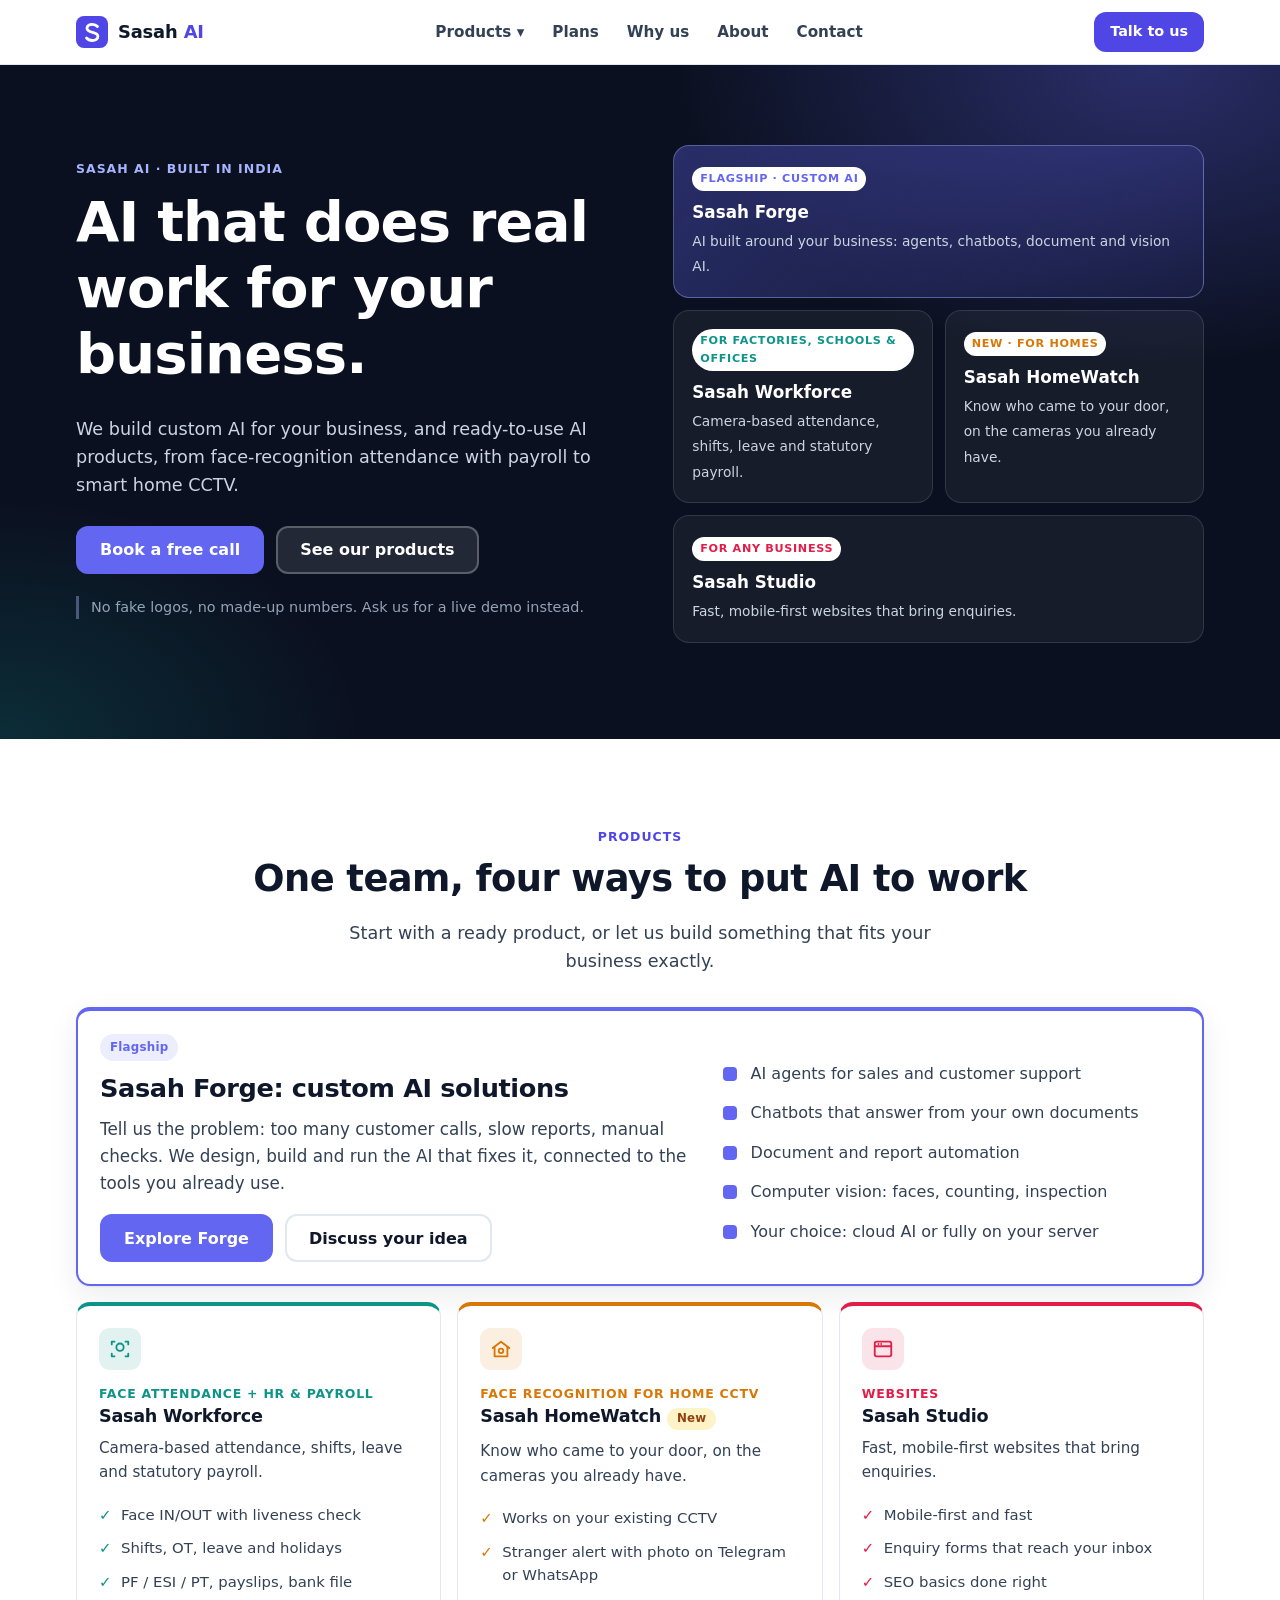
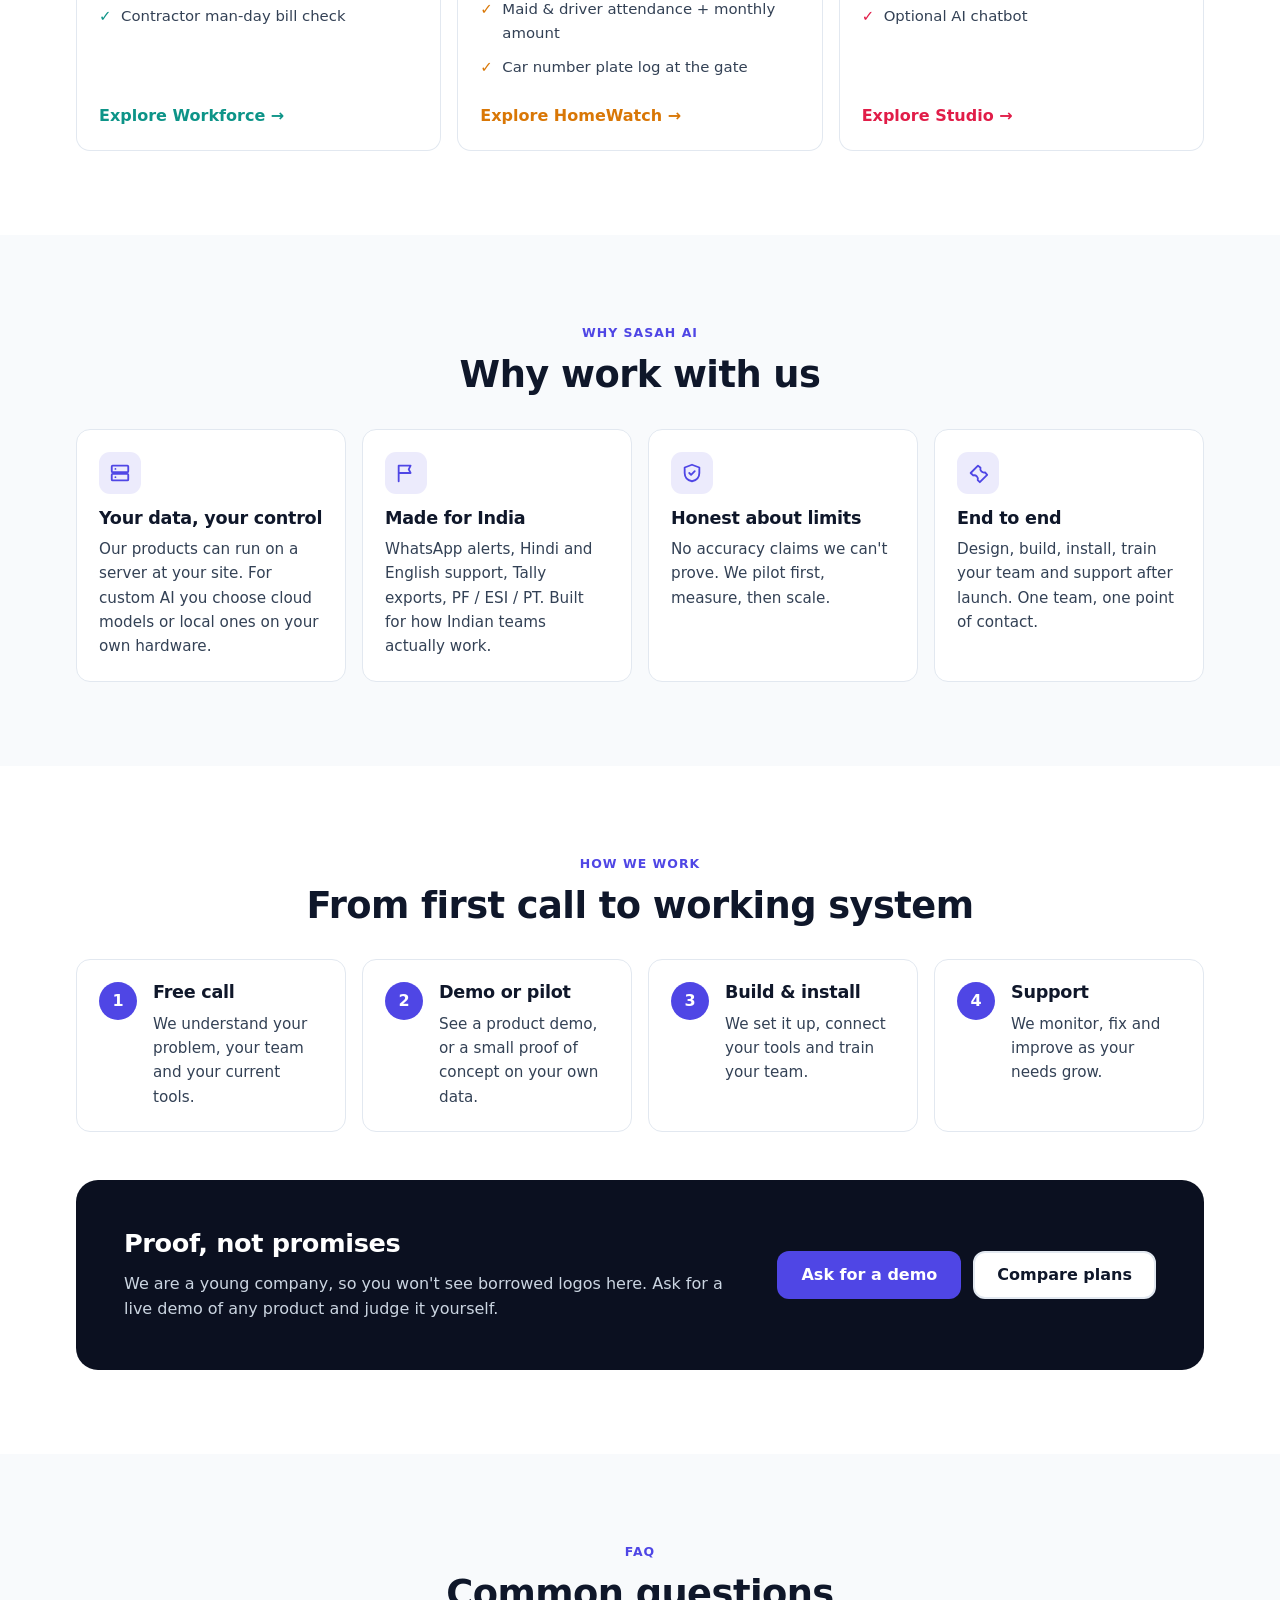
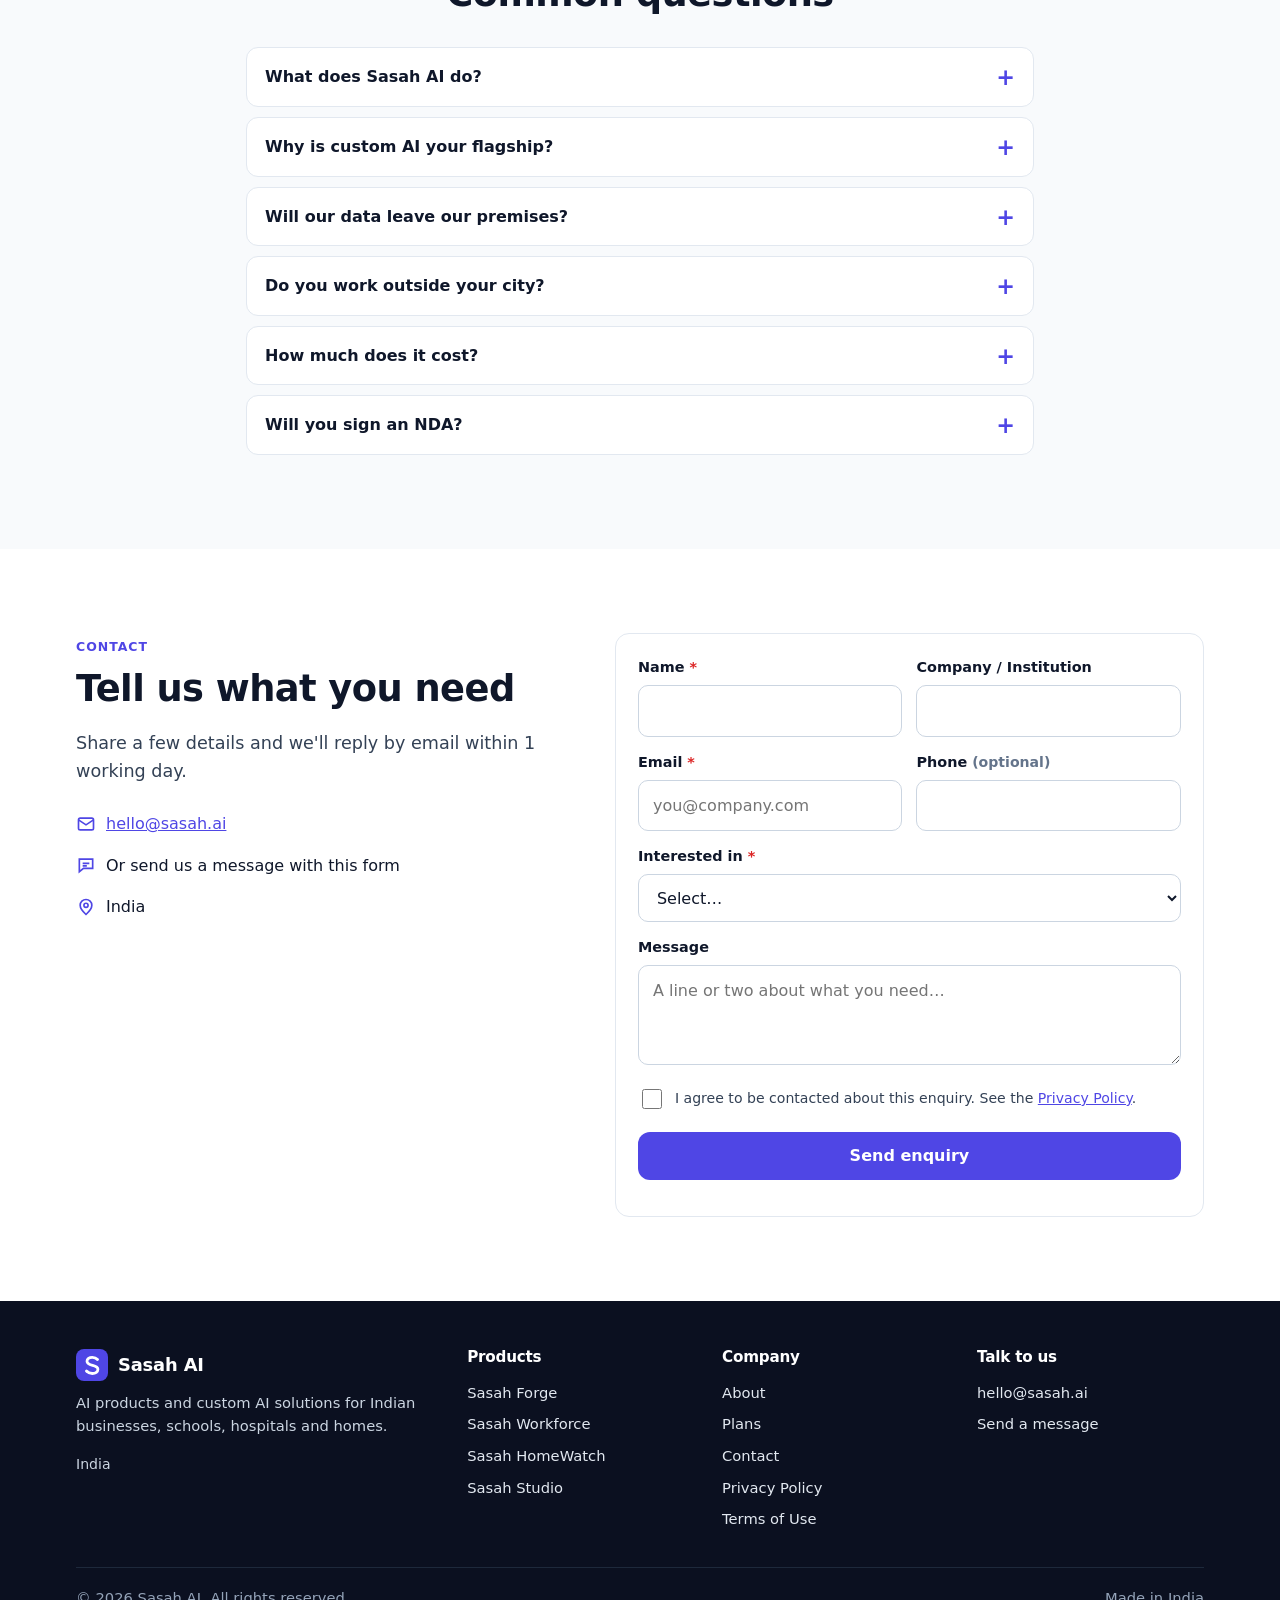
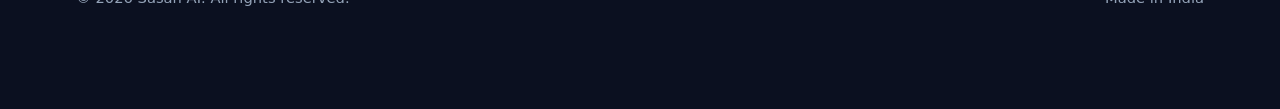
<file: index.html>
<!DOCTYPE html>
<html lang="en">
<head>
<meta charset="utf-8">
<meta name="viewport" content="width=device-width, initial-scale=1">
<title>Sasah AI – Custom AI Solutions &amp; AI Products for Indian Businesses</title>
<meta name="description" content="Sasah AI builds custom AI solutions and ready AI products: face-recognition attendance with HR &amp; payroll, home CCTV face recognition and websites.">
<link rel="canonical" href="https://sasah.ai/">
<meta name="theme-color" content="#0b1020">
<meta property="og:type" content="website">
<meta property="og:site_name" content="Sasah AI">
<meta property="og:title" content="Sasah AI – Custom AI Solutions &amp; AI Products for Indian Businesses">
<meta property="og:description" content="Sasah AI builds custom AI solutions and ready AI products: face-recognition attendance with HR &amp; payroll, home CCTV face recognition and websites.">
<meta property="og:url" content="https://sasah.ai/">
<meta property="og:image" content="https://sasah.ai/assets/img/og-home.png">
<meta property="og:locale" content="en_IN">
<meta name="twitter:card" content="summary_large_image">
<link rel="icon" href="assets/img/favicon.svg" type="image/svg+xml">
<link rel="stylesheet" href="assets/css/style.css">
<script type="application/ld+json">{"@context": "https://schema.org", "@type": "Organization", "name": "Sasah AI", "url": "https://sasah.ai/", "logo": "https://sasah.ai/assets/img/favicon.svg", "address": {"@type": "PostalAddress", "addressCountry": "IN"}}</script>
<script type="application/ld+json">{"@context": "https://schema.org", "@type": "WebSite", "name": "Sasah AI", "url": "https://sasah.ai/"}</script>
<script type="application/ld+json">{"@context": "https://schema.org", "@type": "FAQPage", "mainEntity": [{"@type": "Question", "name": "What does Sasah AI do?", "acceptedAnswer": {"@type": "Answer", "text": "We build custom AI solutions for businesses (Sasah Forge) and sell ready-to-use products: face-recognition attendance with HR &amp; payroll (Sasah Workforce), face recognition for home CCTV (Sasah HomeWatch) and websites (Sasah Studio)."}}, {"@type": "Question", "name": "Why is custom AI your flagship?", "acceptedAnswer": {"@type": "Answer", "text": "Every business has a different problem. Our ready products prove we can ship working AI; Forge is where we build the exact thing your business needs."}}, {"@type": "Question", "name": "Will our data leave our premises?", "acceptedAnswer": {"@type": "Answer", "text": "Only if you choose so. Our attendance and home products can run on a server at your site, and custom AI can use local models on your own hardware. We explain the options before you decide."}}, {"@type": "Question", "name": "Do you work outside your city?", "acceptedAnswer": {"@type": "Answer", "text": "Software, AI and website projects can be done remotely across India. Camera installations are planned per location, so tell us where your site is."}}, {"@type": "Question", "name": "How much does it cost?", "acceptedAnswer": {"@type": "Answer", "text": "It depends on what you need: the number of sites, cameras and people, or the scope of your project. Tell us a few details and we'll send a clear written quote by email before any work starts. You can compare what each plan includes on our plans page."}}, {"@type": "Question", "name": "Will you sign an NDA?", "acceptedAnswer": {"@type": "Answer", "text": "Yes. We are happy to sign an NDA before you share business data or documents."}}]}</script>
</head>
<body style="--p:var(--brand)">
<a class="skip" href="#main">Skip to content</a>
<header class="top">
  <div class="wrap nav">
    <a class="brand" href="./" aria-label="Sasah AI home"><img src="assets/img/favicon.svg" alt="" width="32" height="32"><span>Sasah <b>AI</b></span></a>
    <nav class="menu" aria-label="Main">
      <ul>
        <li class="has-dd"><button class="dd" type="button" aria-expanded="false" aria-haspopup="true">Products ▾</button>
          <ul class="dd-panel" style="list-style:none;margin:0"><li><a href="custom-ai/" style="--c:var(--forge)"><span class="dot" aria-hidden="true"></span><span>Sasah Forge<small>Custom AI solutions</small></span></a></li><li><a href="workforce/" style="--c:var(--workforce)"><span class="dot" aria-hidden="true"></span><span>Sasah Workforce<small>Face attendance + HR & payroll</small></span></a></li><li><a href="homewatch/" style="--c:var(--homewatch)"><span class="dot" aria-hidden="true"></span><span>Sasah HomeWatch<small>Face recognition for home CCTV</small></span></a></li><li><a href="websites/" style="--c:var(--studio)"><span class="dot" aria-hidden="true"></span><span>Sasah Studio<small>Websites</small></span></a></li></ul></li>
        <li><a href="plans/">Plans</a></li>
        <li><a href="#why">Why us</a></li>
        <li><a href="about/">About</a></li>
        <li><a href="#contact">Contact</a></li>
      </ul>
    </nav>
    <div class="nav-right">
      <a class="btn btn-primary nav-cta" href="#contact">Talk to us</a>
      <button class="burger" type="button" aria-label="Menu" aria-expanded="false" aria-controls="drawer"><svg viewBox="0 0 24 24" fill="none" stroke="currentColor" stroke-width="2" stroke-linecap="round"><path d="M4 7h16M4 12h16M4 17h16"/></svg></button>
    </div>
  </div>
  <div class="drawer" id="drawer">
    <ul><li><a href="custom-ai/" style="--c:var(--forge)"><span class="dot" aria-hidden="true"></span>Sasah Forge <span class="muted small">· Custom AI solutions</span></a></li><li><a href="workforce/" style="--c:var(--workforce)"><span class="dot" aria-hidden="true"></span>Sasah Workforce <span class="muted small">· Face attendance + HR & payroll</span></a></li><li><a href="homewatch/" style="--c:var(--homewatch)"><span class="dot" aria-hidden="true"></span>Sasah HomeWatch <span class="muted small">· Face recognition for home CCTV</span></a></li><li><a href="websites/" style="--c:var(--studio)"><span class="dot" aria-hidden="true"></span>Sasah Studio <span class="muted small">· Websites</span></a></li>
      <li><a href="plans/">Plans</a></li>
      <li><a href="about/">About us</a></li>
      <li><a href="#why">Why Sasah AI</a></li>
      <li><a href="#contact">Contact</a></li>
      <li><a class="btn btn-primary" href="#contact">Talk to us</a></li>
    </ul>
  </div>
</header>
<main id="main">

<section class="hero hero-dark" id="top">
  <div class="wrap hero-grid">
    <div>
      <span class="eyebrow">Sasah AI · Built in India</span>
      <h1>AI that does real work for your business.</h1>
      <p class="lead">We build custom AI for your business, and ready-to-use AI products, from face-recognition attendance with payroll to smart home CCTV.</p>
      <div class="btn-row">
        <a class="btn btn-primary" href="#contact" style="--p:var(--forge)">Book a free call</a>
        <a class="btn btn-light" href="#products">See our products</a>
      </div>
      <p class="proof" style="color:#94a3b8;border-color:rgba(165,180,252,.4)">No fake logos, no made-up numbers. Ask us for a live demo instead.</p>
    </div>
    <div class="mosaic"><a href="custom-ai/" class="big" style="--c:var(--forge)"><span class="chip">Flagship · Custom AI</span><strong>Sasah Forge</strong><span>AI built around your business: agents, chatbots, document and vision AI.</span></a><a href="workforce/" class="" style="--c:var(--workforce)"><span class="chip">For factories, schools &amp; offices</span><strong>Sasah Workforce</strong><span>Camera-based attendance, shifts, leave and statutory payroll.</span></a><a href="homewatch/" class="" style="--c:var(--homewatch)"><span class="chip">New · For homes</span><strong>Sasah HomeWatch</strong><span>Know who came to your door, on the cameras you already have.</span></a><a href="websites/" class="" style="--c:var(--studio)"><span class="chip">For any business</span><strong>Sasah Studio</strong><span>Fast, mobile-first websites that bring enquiries.</span></a></div>
  </div>
</section>

<section id="products" aria-labelledby="prod-h">
  <div class="wrap">
    <div class="section-head center">
      <span class="eyebrow">Products</span>
      <h2 id="prod-h">One team, four ways to put AI to work</h2>
      <p class="lead">Start with a ready product, or let us build something that fits your business exactly.</p>
    </div>

    <div class="card flagship" style="--c:var(--forge);--p:var(--forge);margin-bottom:16px">
      <div class="flagship-row">
        <div>
          <span class="badge">Flagship</span>
          <h3 style="font-size:1.6rem;margin-top:12px">Sasah Forge: custom AI solutions</h3>
          <p style="font-size:1.05rem">Tell us the problem: too many customer calls, slow reports, manual checks. We design, build and run the AI that fixes it, connected to the tools you already use.</p>
          <div class="btn-row" style="margin-top:18px">
            <a class="btn btn-primary" href="custom-ai/">Explore Forge</a>
            <a class="btn btn-ghost" href="#contact">Discuss your idea</a>
          </div>
        </div>
        <ul class="ticks" style="margin-top:18px"><li>AI agents for sales and customer support</li><li>Chatbots that answer from your own documents</li><li>Document and report automation</li><li>Computer vision: faces, counting, inspection</li><li>Your choice: cloud AI or fully on your server</li></ul>
      </div>
    </div>

    <div class="grid g3"><a class="card product" href="workforce/" style="--c:var(--workforce)">
  <div class="ico" aria-hidden="true"><svg viewBox="0 0 24 24" fill="none" stroke="currentColor" stroke-width="2" stroke-linecap="round" stroke-linejoin="round"><circle cx="12" cy="10" r="4"/><path d="M3 7V4h3M21 7V4h-3M3 17v3h3M21 17v3h-3"/></svg></div>
  <span class="tag">Face attendance + HR & payroll</span>
  <h3>Sasah Workforce</h3>
  <p>Camera-based attendance, shifts, leave and statutory payroll.</p>
  <ul><li>Face IN/OUT with liveness check</li><li>Shifts, OT, leave and holidays</li><li>PF / ESI / PT, payslips, bank file</li><li>Contractor man-day bill check</li></ul>
  <span class="more">Explore Workforce →</span>
</a><a class="card product" href="homewatch/" style="--c:var(--homewatch)">
  <div class="ico" aria-hidden="true"><svg viewBox="0 0 24 24" fill="none" stroke="currentColor" stroke-width="2" stroke-linecap="round" stroke-linejoin="round"><path d="M3 11l9-7 9 7"/><path d="M5 10v10h14V10"/><circle cx="12" cy="14" r="2.5"/></svg></div>
  <span class="tag">Face recognition for home CCTV</span>
  <h3>Sasah HomeWatch <span class="badge badge-early">New</span></h3>
  <p>Know who came to your door, on the cameras you already have.</p>
  <ul><li>Works on your existing CCTV</li><li>Stranger alert with photo on Telegram or WhatsApp</li><li>Maid &amp; driver attendance + monthly amount</li><li>Car number plate log at the gate</li></ul>
  <span class="more">Explore HomeWatch →</span>
</a><a class="card product" href="websites/" style="--c:var(--studio)">
  <div class="ico" aria-hidden="true"><svg viewBox="0 0 24 24" fill="none" stroke="currentColor" stroke-width="2" stroke-linecap="round" stroke-linejoin="round"><rect x="3" y="4" width="18" height="16" rx="2"/><path d="M3 9h18M7 6.5h.01M10 6.5h.01"/></svg></div>
  <span class="tag">Websites</span>
  <h3>Sasah Studio</h3>
  <p>Fast, mobile-first websites that bring enquiries.</p>
  <ul><li>Mobile-first and fast</li><li>Enquiry forms that reach your inbox</li><li>SEO basics done right</li><li>Optional AI chatbot</li></ul>
  <span class="more">Explore Studio →</span>
</a></div>
  </div>
</section>

<section class="alt" id="why" aria-labelledby="why-h">
  <div class="wrap">
    <div class="section-head center">
      <span class="eyebrow">Why Sasah AI</span>
      <h2 id="why-h">Why work with us</h2>
    </div>
    <div class="grid g2 g4">
      <div class="card"><div class="ico" aria-hidden="true"><svg viewBox="0 0 24 24" fill="none" stroke="currentColor" stroke-width="2" stroke-linecap="round" stroke-linejoin="round"><rect x="3" y="4" width="18" height="7" rx="1"/><rect x="3" y="13" width="18" height="7" rx="1"/><path d="M7 7.5h.01M7 16.5h.01"/></svg></div><h3>Your data, your control</h3><p>Our products can run on a server at your site. For custom AI you choose cloud models or local ones on your own hardware.</p></div>
      <div class="card"><div class="ico" aria-hidden="true"><svg viewBox="0 0 24 24" fill="none" stroke="currentColor" stroke-width="2" stroke-linecap="round" stroke-linejoin="round"><path d="M4 21V4M4 4h13l-2 4 2 4H4"/></svg></div><h3>Made for India</h3><p>WhatsApp alerts, Hindi and English support, Tally exports, PF / ESI / PT. Built for how Indian teams actually work.</p></div>
      <div class="card"><div class="ico" aria-hidden="true"><svg viewBox="0 0 24 24" fill="none" stroke="currentColor" stroke-width="2" stroke-linecap="round" stroke-linejoin="round"><path d="M12 3l8 3v6c0 5-3.5 8-8 9-4.5-1-8-4-8-9V6z"/><path d="M9 12l2 2 4-4"/></svg></div><h3>Honest about limits</h3><p>No accuracy claims we can't prove. We pilot first, measure, then scale.</p></div>
      <div class="card"><div class="ico" aria-hidden="true"><svg viewBox="0 0 24 24" fill="none" stroke="currentColor" stroke-width="2" stroke-linecap="round" stroke-linejoin="round"><path d="M14.7 6.3a4 4 0 0 0 5 5L22 14l-8 8-2.3-2.3a4 4 0 0 0-5-5L4 12l8-8z"/></svg></div><h3>End to end</h3><p>Design, build, install, train your team and support after launch. One team, one point of contact.</p></div>
    </div>
  </div>
</section>

<section aria-labelledby="how-h">
  <div class="wrap">
    <div class="section-head center">
      <span class="eyebrow">How we work</span>
      <h2 id="how-h">From first call to working system</h2>
    </div>
    <ol class="steps grid g2 g4">
      <li><h3>Free call</h3><p>We understand your problem, your team and your current tools.</p></li>
      <li><h3>Demo or pilot</h3><p>See a product demo, or a small proof of concept on your own data.</p></li>
      <li><h3>Build &amp; install</h3><p>We set it up, connect your tools and train your team.</p></li>
      <li><h3>Support</h3><p>We monitor, fix and improve as your needs grow.</p></li>
    </ol>
    <div class="band" style="margin-top:48px">
      <div>
        <h2 style="font-size:1.6rem">Proof, not promises</h2>
        <p>We are a young company, so you won't see borrowed logos here. Ask for a live demo of any product and judge it yourself.</p>
      </div>
      <div class="btn-row">
        <a class="btn btn-primary" href="#contact">Ask for a demo</a>
        <a class="btn btn-ghost" href="plans/">Compare plans</a>
        <a class="btn btn-wa" hidden data-show="wa" data-wa="Hi Sasah AI, I&#x27;d like a demo." href="#" target="_blank" rel="noopener"><svg viewBox="0 0 24 24" aria-hidden="true" fill="currentColor"><path d="M12 2a10 10 0 0 0-8.6 15.1L2 22l5-1.3A10 10 0 1 0 12 2zm5.3 14.1c-.2.6-1.3 1.2-1.8 1.2-.5.1-1 .2-3.3-.7-2.8-1.1-4.5-3.9-4.7-4.1-.1-.2-1.1-1.5-1.1-2.8s.7-2 1-2.3c.2-.3.5-.3.7-.3h.5c.2 0 .4 0 .6.5l.8 2c.1.2.1.4 0 .5l-.4.6-.4.4c-.1.2-.3.3-.1.6.2.3.8 1.3 1.7 2.1 1.2 1 2.1 1.3 2.4 1.5.3.1.5.1.6-.1l.9-1c.2-.3.4-.2.7-.1l1.9.9c.3.1.5.2.5.3.1.2.1.7-.1 1.3z"/></svg><span>WhatsApp us</span></a>
      </div>
    </div>
  </div>
</section>

<section class="alt faq" aria-labelledby="faq-h">
  <div class="wrap narrow">
    <div class="section-head center"><span class="eyebrow">FAQ</span><h2 id="faq-h">Common questions</h2></div>
    <details><summary>What does Sasah AI do?</summary><p>We build custom AI solutions for businesses (Sasah Forge) and sell ready-to-use products: face-recognition attendance with HR &amp; payroll (Sasah Workforce), face recognition for home CCTV (Sasah HomeWatch) and websites (Sasah Studio).</p></details>
<details><summary>Why is custom AI your flagship?</summary><p>Every business has a different problem. Our ready products prove we can ship working AI; Forge is where we build the exact thing your business needs.</p></details>
<details><summary>Will our data leave our premises?</summary><p>Only if you choose so. Our attendance and home products can run on a server at your site, and custom AI can use local models on your own hardware. We explain the options before you decide.</p></details>
<details><summary>Do you work outside your city?</summary><p>Software, AI and website projects can be done remotely across India. Camera installations are planned per location, so tell us where your site is.</p></details>
<details><summary>How much does it cost?</summary><p>It depends on what you need: the number of sites, cameras and people, or the scope of your project. Tell us a few details and we'll send a clear written quote by email before any work starts. You can compare what each plan includes on our <a href="plans/">plans page</a>.</p></details>
<details><summary>Will you sign an NDA?</summary><p>Yes. We are happy to sign an NDA before you share business data or documents.</p></details>
  </div>
</section>

<section id="contact" class="" aria-labelledby="contact-h">
  <div class="wrap form-wrap">
    <div>
      <span class="eyebrow">Contact</span>
      <h2 id="contact-h">Tell us what you need</h2>
      <p class="lead">Share a few details and we'll reply by email within 1 working day.</p>
      <ul class="contact-list">
        <li><svg viewBox="0 0 24 24" fill="none" stroke="currentColor" stroke-width="2" aria-hidden="true"><rect x="3" y="5" width="18" height="14" rx="2"/><path d="M3 7l9 6 9-6"/></svg><a data-c="email" href="#">Email us</a></li>
        <li><svg viewBox="0 0 24 24" fill="none" stroke="currentColor" stroke-width="2" aria-hidden="true"><path d="M4 5h16v11H9l-5 4z"/><path d="M8 10h8M8 13h5"/></svg><span>Or send us a message with this form</span></li>
        <li hidden data-show="wa"><svg viewBox="0 0 24 24" fill="currentColor" aria-hidden="true"><path d="M12 2a10 10 0 0 0-8.6 15.1L2 22l5-1.3A10 10 0 1 0 12 2zm5.3 14.1c-.2.6-1.3 1.2-1.8 1.2-.5.1-1 .2-3.3-.7-2.8-1.1-4.5-3.9-4.7-4.1-.1-.2-1.1-1.5-1.1-2.8s.7-2 1-2.3c.2-.3.5-.3.7-.3h.5c.2 0 .4 0 .6.5l.8 2c.1.2.1.4 0 .5l-.4.6-.4.4c-.1.2-.3.3-.1.6.2.3.8 1.3 1.7 2.1 1.2 1 2.1 1.3 2.4 1.5.3.1.5.1.6-.1l.9-1c.2-.3.4-.2.7-.1l1.9.9c.3.1.5.2.5.3.1.2.1.7-.1 1.3z"/></svg><a data-wa="Hi Sasah AI" href="#" target="_blank" rel="noopener">WhatsApp us</a></li>
        <li hidden data-show="phone"><svg viewBox="0 0 24 24" fill="none" stroke="currentColor" stroke-width="2" aria-hidden="true"><path d="M5 4h4l2 5-2.5 1.5a11 11 0 0 0 5 5L15 13l5 2v4a2 2 0 0 1-2 2A16 16 0 0 1 3 6a2 2 0 0 1 2-2"/></svg><a data-c="phone" href="#">Call us</a></li>
        <li><svg viewBox="0 0 24 24" fill="none" stroke="currentColor" stroke-width="2" aria-hidden="true"><path d="M12 21s-7-6.2-7-11a7 7 0 0 1 14 0c0 4.8-7 11-7 11z"/><circle cx="12" cy="10" r="2.5"/></svg><span data-c="city">India</span></li>
      </ul>
    </div>
    <form class="card" data-enquiry novalidate>
      <div class="row two">
        <div><label for="f-name">Name <span class="req">*</span></label><input id="f-name" name="name" autocomplete="name" required></div>
        <div><label for="f-company">Company / Institution</label><input id="f-company" name="company" autocomplete="organization"></div>
      </div>
      <div class="row two">
        <div><label for="f-email">Email <span class="req">*</span></label><input id="f-email" name="email" type="email" autocomplete="email" placeholder="you@company.com" required></div>
        <div><label for="f-phone">Phone <span class="muted small">(optional)</span></label><input id="f-phone" name="phone" type="tel" inputmode="tel" autocomplete="tel" pattern="[0-9+\s\-]{10,15}"></div>
      </div>
      <div class="row">
        <div><label for="f-product">Interested in <span class="req">*</span></label><select id="f-product" name="interested_in" required><option value="">Select…</option><option>Sasah Forge — Custom AI</option><option>Sasah Workforce — Attendance & payroll</option><option>Sasah HomeWatch — Home CCTV</option><option>Sasah Studio — Website</option><option>Not sure yet</option></select></div>
      </div>
      
      <div class="row">
        <div><label for="f-msg">Message</label><textarea id="f-msg" name="message" placeholder="A line or two about what you need…"></textarea></div>
      </div>
      <label class="hp" aria-hidden="true">Leave empty <input name="_gotcha" tabindex="-1" autocomplete="off"></label>
      <div class="row">
        <label class="check"><input type="checkbox" name="consent" required> <span>I agree to be contacted about this enquiry. See the <a href="privacy/">Privacy Policy</a>.</span></label>
        <button class="btn btn-primary" type="submit">Send enquiry</button>
      </div>
      <p class="status" role="status" aria-live="polite"></p>
    </form>
  </div>
</section>

</main>
<footer>
  <div class="wrap">
    <div class="foot-grid">
      <div>
        <a class="brand" href="./"><img src="assets/img/favicon.svg" alt="" width="32" height="32">Sasah AI</a>
        <p>AI products and custom AI solutions for Indian businesses, schools, hospitals and homes.</p>
        <p class="small"><span data-c="city">India</span></p>
      </div>
      <div><h3>Products</h3><ul><li><a href="custom-ai/">Sasah Forge</a></li><li><a href="workforce/">Sasah Workforce</a></li><li><a href="homewatch/">Sasah HomeWatch</a></li><li><a href="websites/">Sasah Studio</a></li></ul></div>
      <div><h3>Company</h3><ul>
        <li><a href="about/">About</a></li>
        <li><a href="plans/">Plans</a></li>
        <li><a href="#contact">Contact</a></li>
        <li><a href="privacy/">Privacy Policy</a></li>
        <li><a href="terms/">Terms of Use</a></li>
      </ul></div>
      <div><h3>Talk to us</h3><ul>
        <li><a data-c="email" href="#">Email us</a></li>
        <li><a href="#contact">Send a message</a></li>
        <li hidden data-show="wa"><a data-wa="Hi Sasah AI" href="#" target="_blank" rel="noopener">WhatsApp</a></li>
        <li hidden data-show="phone"><a data-c="phone" href="#">Call us</a></li>
      </ul></div>
    </div>
    <div class="copy"><span>© <span data-year>2026</span> Sasah AI. All rights reserved.</span><span>Made in India</span></div>
  </div>
</footer>
<a class="wa-float" hidden data-show="wa" data-wa="Hi Sasah AI, I have a question." href="#" target="_blank" rel="noopener" aria-label="Chat with us on WhatsApp"><span style="color:#fff;display:grid"><svg viewBox="0 0 24 24" aria-hidden="true" fill="#fff"><path d="M12 2a10 10 0 0 0-8.6 15.1L2 22l5-1.3A10 10 0 1 0 12 2zm5.3 14.1c-.2.6-1.3 1.2-1.8 1.2-.5.1-1 .2-3.3-.7-2.8-1.1-4.5-3.9-4.7-4.1-.1-.2-1.1-1.5-1.1-2.8s.7-2 1-2.3c.2-.3.5-.3.7-.3h.5c.2 0 .4 0 .6.5l.8 2c.1.2.1.4 0 .5l-.4.6-.4.4c-.1.2-.3.3-.1.6.2.3.8 1.3 1.7 2.1 1.2 1 2.1 1.3 2.4 1.5.3.1.5.1.6-.1l.9-1c.2-.3.4-.2.7-.1l1.9.9c.3.1.5.2.5.3.1.2.1.7-.1 1.3z"/></svg></span></a>
<script src="assets/js/config.js"></script>
<script src="assets/js/main.js" defer></script>
</body>
</html>
</file>
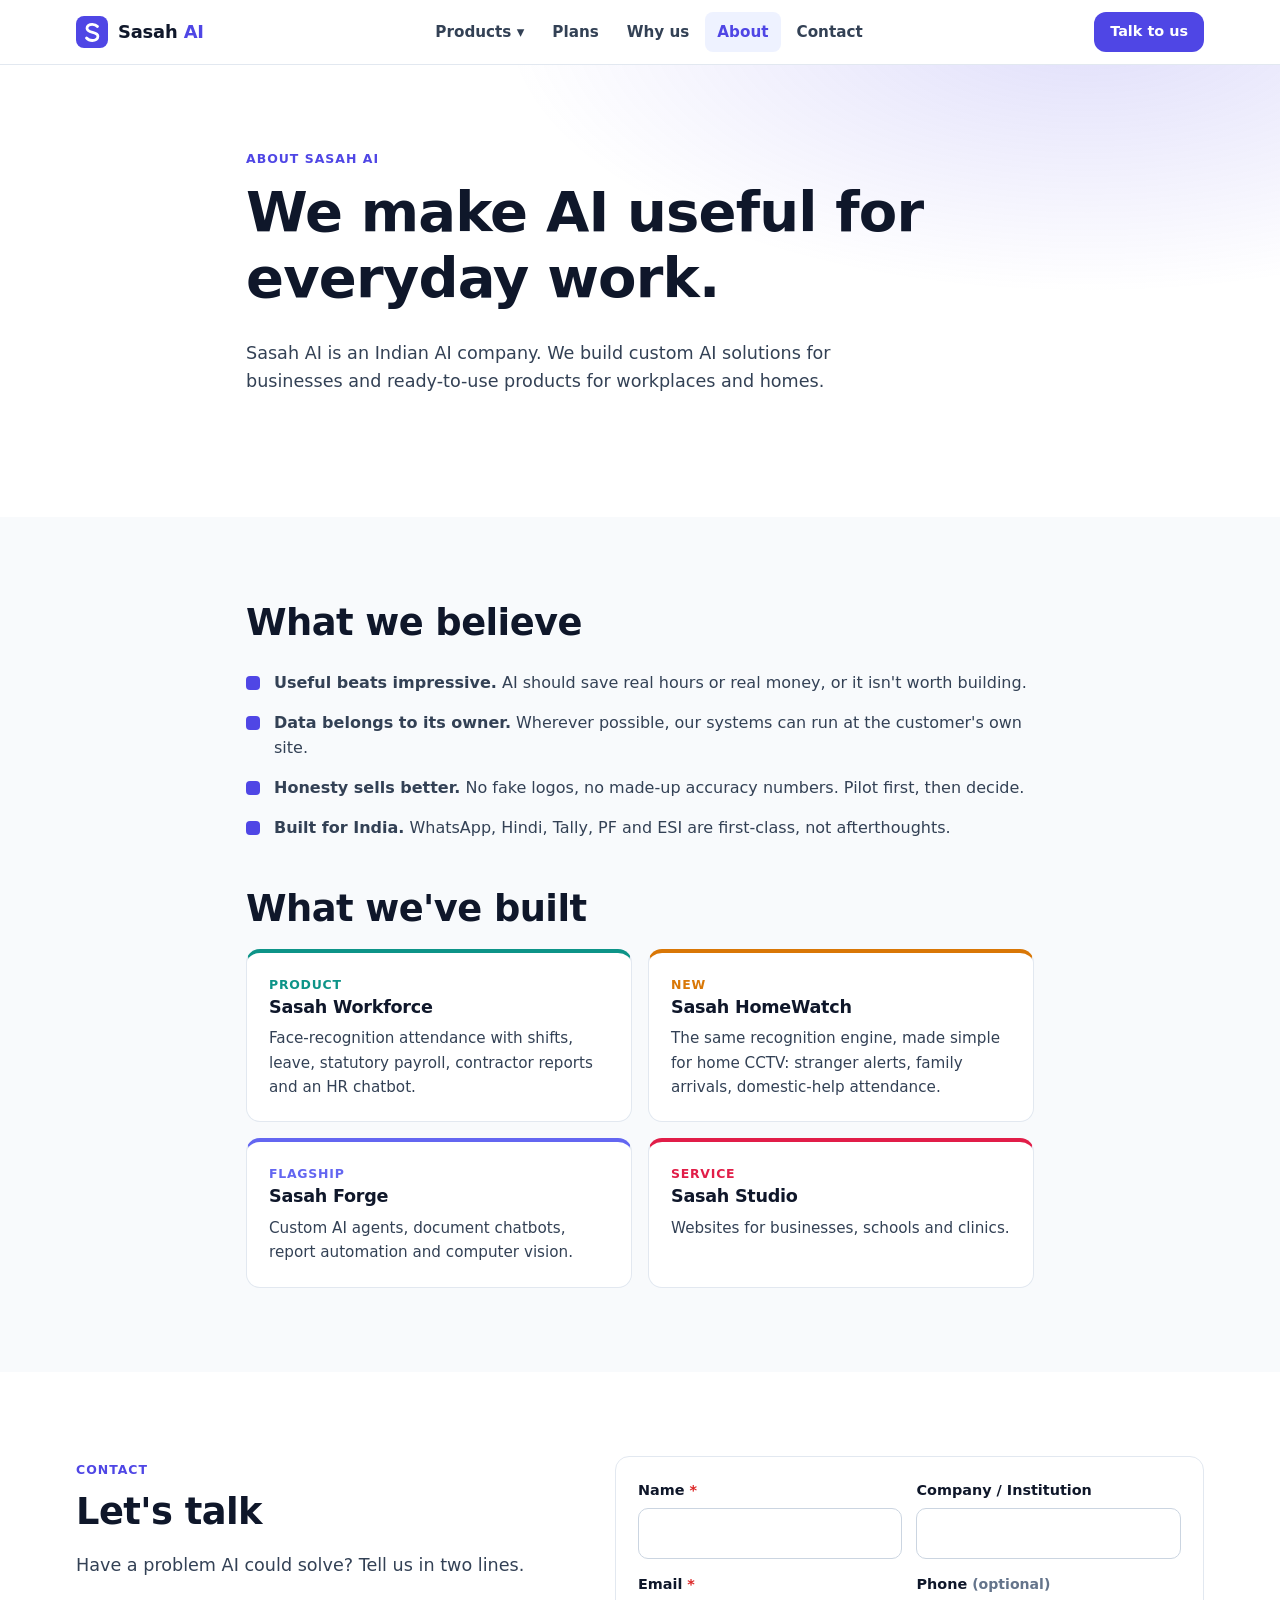
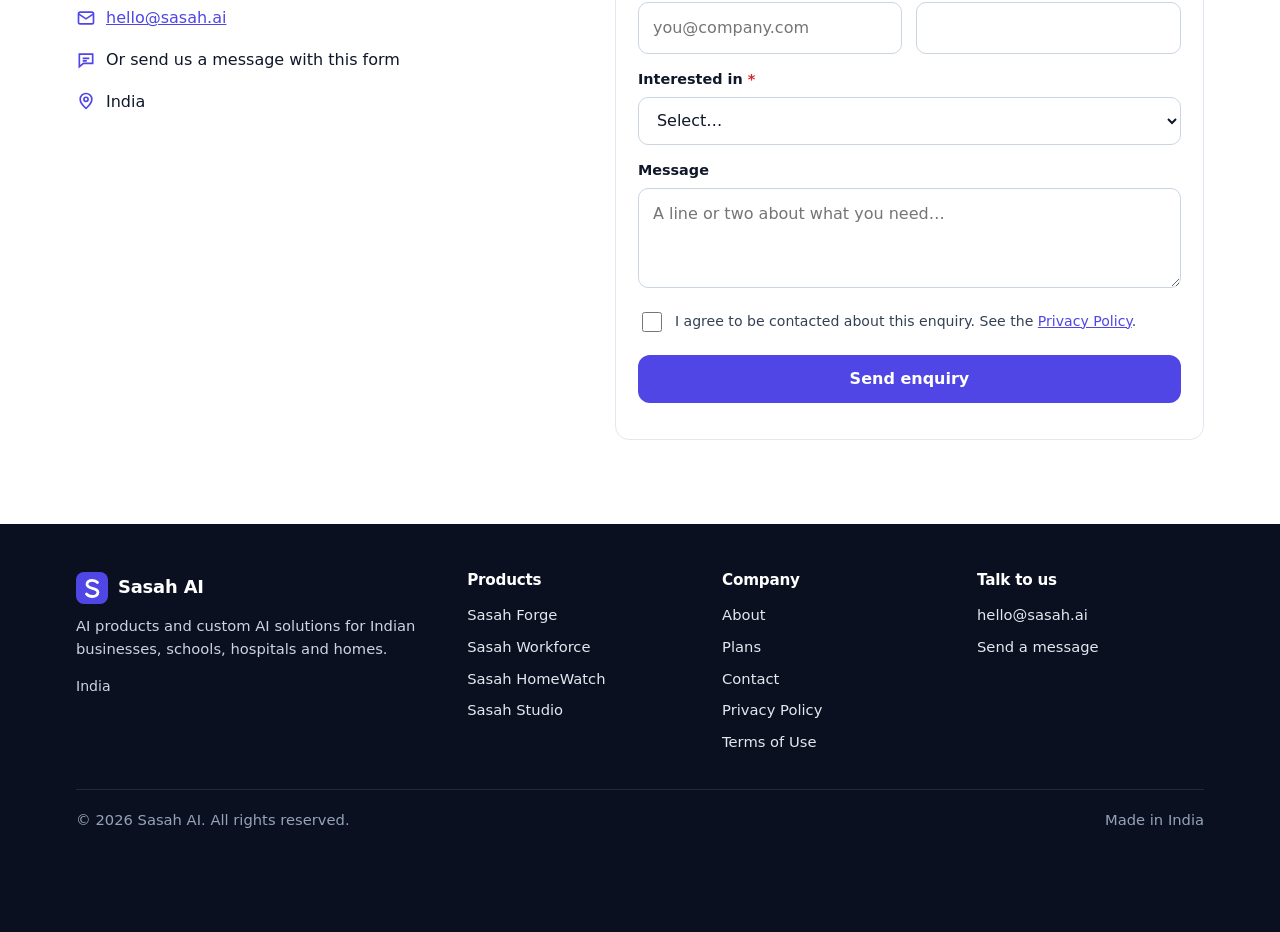
<file: about/index.html>
<!DOCTYPE html>
<html lang="en">
<head>
<meta charset="utf-8">
<meta name="viewport" content="width=device-width, initial-scale=1">
<title>About Sasah AI – Indian AI Company</title>
<meta name="description" content="Sasah AI builds custom AI solutions and ready AI products for Indian businesses and homes. Useful, honest, built for India.">
<link rel="canonical" href="https://sasah.ai/about/">
<meta name="theme-color" content="#0b1020">
<meta property="og:type" content="website">
<meta property="og:site_name" content="Sasah AI">
<meta property="og:title" content="About Sasah AI – Indian AI Company">
<meta property="og:description" content="Sasah AI builds custom AI solutions and ready AI products for Indian businesses and homes. Useful, honest, built for India.">
<meta property="og:url" content="https://sasah.ai/about/">
<meta property="og:image" content="https://sasah.ai/assets/img/og-home.png">
<meta property="og:locale" content="en_IN">
<meta name="twitter:card" content="summary_large_image">
<link rel="icon" href="../assets/img/favicon.svg" type="image/svg+xml">
<link rel="stylesheet" href="../assets/css/style.css">
<script type="application/ld+json">{"@context": "https://schema.org", "@type": "Organization", "name": "Sasah AI", "url": "https://sasah.ai/", "logo": "https://sasah.ai/assets/img/favicon.svg", "address": {"@type": "PostalAddress", "addressCountry": "IN"}}</script>
<script type="application/ld+json">{"@context": "https://schema.org", "@type": "BreadcrumbList", "itemListElement": [{"@type": "ListItem", "position": 1, "name": "Home", "item": "https://sasah.ai/"}, {"@type": "ListItem", "position": 2, "name": "About", "item": "https://sasah.ai/about/"}]}</script>
</head>
<body style="--p:var(--brand)">
<a class="skip" href="#main">Skip to content</a>
<header class="top">
  <div class="wrap nav">
    <a class="brand" href="../" aria-label="Sasah AI home"><img src="../assets/img/favicon.svg" alt="" width="32" height="32"><span>Sasah <b>AI</b></span></a>
    <nav class="menu" aria-label="Main">
      <ul>
        <li class="has-dd"><button class="dd" type="button" aria-expanded="false" aria-haspopup="true">Products ▾</button>
          <ul class="dd-panel" style="list-style:none;margin:0"><li><a href="../custom-ai/" style="--c:var(--forge)"><span class="dot" aria-hidden="true"></span><span>Sasah Forge<small>Custom AI solutions</small></span></a></li><li><a href="../workforce/" style="--c:var(--workforce)"><span class="dot" aria-hidden="true"></span><span>Sasah Workforce<small>Face attendance + HR & payroll</small></span></a></li><li><a href="../homewatch/" style="--c:var(--homewatch)"><span class="dot" aria-hidden="true"></span><span>Sasah HomeWatch<small>Face recognition for home CCTV</small></span></a></li><li><a href="../websites/" style="--c:var(--studio)"><span class="dot" aria-hidden="true"></span><span>Sasah Studio<small>Websites</small></span></a></li></ul></li>
        <li><a href="../plans/">Plans</a></li>
        <li><a href="../#why">Why us</a></li>
        <li><a href="../about/" aria-current="page">About</a></li>
        <li><a href="../#contact">Contact</a></li>
      </ul>
    </nav>
    <div class="nav-right">
      <a class="btn btn-primary nav-cta" href="#contact">Talk to us</a>
      <button class="burger" type="button" aria-label="Menu" aria-expanded="false" aria-controls="drawer"><svg viewBox="0 0 24 24" fill="none" stroke="currentColor" stroke-width="2" stroke-linecap="round"><path d="M4 7h16M4 12h16M4 17h16"/></svg></button>
    </div>
  </div>
  <div class="drawer" id="drawer">
    <ul><li><a href="../custom-ai/" style="--c:var(--forge)"><span class="dot" aria-hidden="true"></span>Sasah Forge <span class="muted small">· Custom AI solutions</span></a></li><li><a href="../workforce/" style="--c:var(--workforce)"><span class="dot" aria-hidden="true"></span>Sasah Workforce <span class="muted small">· Face attendance + HR & payroll</span></a></li><li><a href="../homewatch/" style="--c:var(--homewatch)"><span class="dot" aria-hidden="true"></span>Sasah HomeWatch <span class="muted small">· Face recognition for home CCTV</span></a></li><li><a href="../websites/" style="--c:var(--studio)"><span class="dot" aria-hidden="true"></span>Sasah Studio <span class="muted small">· Websites</span></a></li>
      <li><a href="../plans/">Plans</a></li>
      <li><a href="../about/">About us</a></li>
      <li><a href="../#why">Why Sasah AI</a></li>
      <li><a href="#contact">Contact</a></li>
      <li><a class="btn btn-primary" href="#contact">Talk to us</a></li>
    </ul>
  </div>
</header>
<main id="main">

<section class="hero" id="top">
  <div class="wrap narrow">
    <span class="eyebrow">About Sasah AI</span>
    <h1>We make AI useful for everyday work.</h1>
    <p class="lead">Sasah AI is an Indian AI company. We build custom AI solutions for businesses and ready-to-use products for workplaces and homes.</p>
  </div>
</section>
<section class="alt">
  <div class="wrap narrow">
    <h2>What we believe</h2>
    <ul class="ticks">
      <li><strong>Useful beats impressive.</strong> AI should save real hours or real money, or it isn't worth building.</li>
      <li><strong>Data belongs to its owner.</strong> Wherever possible, our systems can run at the customer's own site.</li>
      <li><strong>Honesty sells better.</strong> No fake logos, no made-up accuracy numbers. Pilot first, then decide.</li>
      <li><strong>Built for India.</strong> WhatsApp, Hindi, Tally, PF and ESI are first-class, not afterthoughts.</li>
    </ul>
    <h2 style="margin-top:40px">What we've built</h2>
    <div class="grid g2" style="margin-top:16px">
      <a class="card product" href="../workforce/" style="--c:var(--workforce)"><span class="tag">Product</span><h3>Sasah Workforce</h3><p>Face-recognition attendance with shifts, leave, statutory payroll, contractor reports and an HR chatbot.</p></a>
      <a class="card product" href="../homewatch/" style="--c:var(--homewatch)"><span class="tag">New</span><h3>Sasah HomeWatch</h3><p>The same recognition engine, made simple for home CCTV: stranger alerts, family arrivals, domestic-help attendance.</p></a>
      <a class="card product" href="../custom-ai/" style="--c:var(--forge)"><span class="tag">Flagship</span><h3>Sasah Forge</h3><p>Custom AI agents, document chatbots, report automation and computer vision.</p></a>
      <a class="card product" href="../websites/" style="--c:var(--studio)"><span class="tag">Service</span><h3>Sasah Studio</h3><p>Websites for businesses, schools and clinics.</p></a>
    </div>
    <!-- Founder / team section: add your name, photo and a two-line intro here -->
  </div>
</section>
<section id="contact" class="" aria-labelledby="contact-h">
  <div class="wrap form-wrap">
    <div>
      <span class="eyebrow">Contact</span>
      <h2 id="contact-h">Let's talk</h2>
      <p class="lead">Have a problem AI could solve? Tell us in two lines.</p>
      <ul class="contact-list">
        <li><svg viewBox="0 0 24 24" fill="none" stroke="currentColor" stroke-width="2" aria-hidden="true"><rect x="3" y="5" width="18" height="14" rx="2"/><path d="M3 7l9 6 9-6"/></svg><a data-c="email" href="#">Email us</a></li>
        <li><svg viewBox="0 0 24 24" fill="none" stroke="currentColor" stroke-width="2" aria-hidden="true"><path d="M4 5h16v11H9l-5 4z"/><path d="M8 10h8M8 13h5"/></svg><span>Or send us a message with this form</span></li>
        <li hidden data-show="wa"><svg viewBox="0 0 24 24" fill="currentColor" aria-hidden="true"><path d="M12 2a10 10 0 0 0-8.6 15.1L2 22l5-1.3A10 10 0 1 0 12 2zm5.3 14.1c-.2.6-1.3 1.2-1.8 1.2-.5.1-1 .2-3.3-.7-2.8-1.1-4.5-3.9-4.7-4.1-.1-.2-1.1-1.5-1.1-2.8s.7-2 1-2.3c.2-.3.5-.3.7-.3h.5c.2 0 .4 0 .6.5l.8 2c.1.2.1.4 0 .5l-.4.6-.4.4c-.1.2-.3.3-.1.6.2.3.8 1.3 1.7 2.1 1.2 1 2.1 1.3 2.4 1.5.3.1.5.1.6-.1l.9-1c.2-.3.4-.2.7-.1l1.9.9c.3.1.5.2.5.3.1.2.1.7-.1 1.3z"/></svg><a data-wa="Hi Sasah AI" href="#" target="_blank" rel="noopener">WhatsApp us</a></li>
        <li hidden data-show="phone"><svg viewBox="0 0 24 24" fill="none" stroke="currentColor" stroke-width="2" aria-hidden="true"><path d="M5 4h4l2 5-2.5 1.5a11 11 0 0 0 5 5L15 13l5 2v4a2 2 0 0 1-2 2A16 16 0 0 1 3 6a2 2 0 0 1 2-2"/></svg><a data-c="phone" href="#">Call us</a></li>
        <li><svg viewBox="0 0 24 24" fill="none" stroke="currentColor" stroke-width="2" aria-hidden="true"><path d="M12 21s-7-6.2-7-11a7 7 0 0 1 14 0c0 4.8-7 11-7 11z"/><circle cx="12" cy="10" r="2.5"/></svg><span data-c="city">India</span></li>
      </ul>
    </div>
    <form class="card" data-enquiry novalidate>
      <div class="row two">
        <div><label for="f-name">Name <span class="req">*</span></label><input id="f-name" name="name" autocomplete="name" required></div>
        <div><label for="f-company">Company / Institution</label><input id="f-company" name="company" autocomplete="organization"></div>
      </div>
      <div class="row two">
        <div><label for="f-email">Email <span class="req">*</span></label><input id="f-email" name="email" type="email" autocomplete="email" placeholder="you@company.com" required></div>
        <div><label for="f-phone">Phone <span class="muted small">(optional)</span></label><input id="f-phone" name="phone" type="tel" inputmode="tel" autocomplete="tel" pattern="[0-9+\s\-]{10,15}"></div>
      </div>
      <div class="row">
        <div><label for="f-product">Interested in <span class="req">*</span></label><select id="f-product" name="interested_in" required><option value="">Select…</option><option>Sasah Forge — Custom AI</option><option>Sasah Workforce — Attendance & payroll</option><option>Sasah HomeWatch — Home CCTV</option><option>Sasah Studio — Website</option><option>Not sure yet</option></select></div>
      </div>
      
      <div class="row">
        <div><label for="f-msg">Message</label><textarea id="f-msg" name="message" placeholder="A line or two about what you need…"></textarea></div>
      </div>
      <label class="hp" aria-hidden="true">Leave empty <input name="_gotcha" tabindex="-1" autocomplete="off"></label>
      <div class="row">
        <label class="check"><input type="checkbox" name="consent" required> <span>I agree to be contacted about this enquiry. See the <a href="../privacy/">Privacy Policy</a>.</span></label>
        <button class="btn btn-primary" type="submit">Send enquiry</button>
      </div>
      <p class="status" role="status" aria-live="polite"></p>
    </form>
  </div>
</section>

</main>
<footer>
  <div class="wrap">
    <div class="foot-grid">
      <div>
        <a class="brand" href="../"><img src="../assets/img/favicon.svg" alt="" width="32" height="32">Sasah AI</a>
        <p>AI products and custom AI solutions for Indian businesses, schools, hospitals and homes.</p>
        <p class="small"><span data-c="city">India</span></p>
      </div>
      <div><h3>Products</h3><ul><li><a href="../custom-ai/">Sasah Forge</a></li><li><a href="../workforce/">Sasah Workforce</a></li><li><a href="../homewatch/">Sasah HomeWatch</a></li><li><a href="../websites/">Sasah Studio</a></li></ul></div>
      <div><h3>Company</h3><ul>
        <li><a href="../about/">About</a></li>
        <li><a href="../plans/">Plans</a></li>
        <li><a href="../#contact">Contact</a></li>
        <li><a href="../privacy/">Privacy Policy</a></li>
        <li><a href="../terms/">Terms of Use</a></li>
      </ul></div>
      <div><h3>Talk to us</h3><ul>
        <li><a data-c="email" href="#">Email us</a></li>
        <li><a href="../#contact">Send a message</a></li>
        <li hidden data-show="wa"><a data-wa="Hi Sasah AI" href="#" target="_blank" rel="noopener">WhatsApp</a></li>
        <li hidden data-show="phone"><a data-c="phone" href="#">Call us</a></li>
      </ul></div>
    </div>
    <div class="copy"><span>© <span data-year>2026</span> Sasah AI. All rights reserved.</span><span>Made in India</span></div>
  </div>
</footer>
<a class="wa-float" hidden data-show="wa" data-wa="Hi Sasah AI, I have a question." href="#" target="_blank" rel="noopener" aria-label="Chat with us on WhatsApp"><span style="color:#fff;display:grid"><svg viewBox="0 0 24 24" aria-hidden="true" fill="#fff"><path d="M12 2a10 10 0 0 0-8.6 15.1L2 22l5-1.3A10 10 0 1 0 12 2zm5.3 14.1c-.2.6-1.3 1.2-1.8 1.2-.5.1-1 .2-3.3-.7-2.8-1.1-4.5-3.9-4.7-4.1-.1-.2-1.1-1.5-1.1-2.8s.7-2 1-2.3c.2-.3.5-.3.7-.3h.5c.2 0 .4 0 .6.5l.8 2c.1.2.1.4 0 .5l-.4.6-.4.4c-.1.2-.3.3-.1.6.2.3.8 1.3 1.7 2.1 1.2 1 2.1 1.3 2.4 1.5.3.1.5.1.6-.1l.9-1c.2-.3.4-.2.7-.1l1.9.9c.3.1.5.2.5.3.1.2.1.7-.1 1.3z"/></svg></span></a>
<script src="../assets/js/config.js"></script>
<script src="../assets/js/main.js" defer></script>
</body>
</html>
</file>
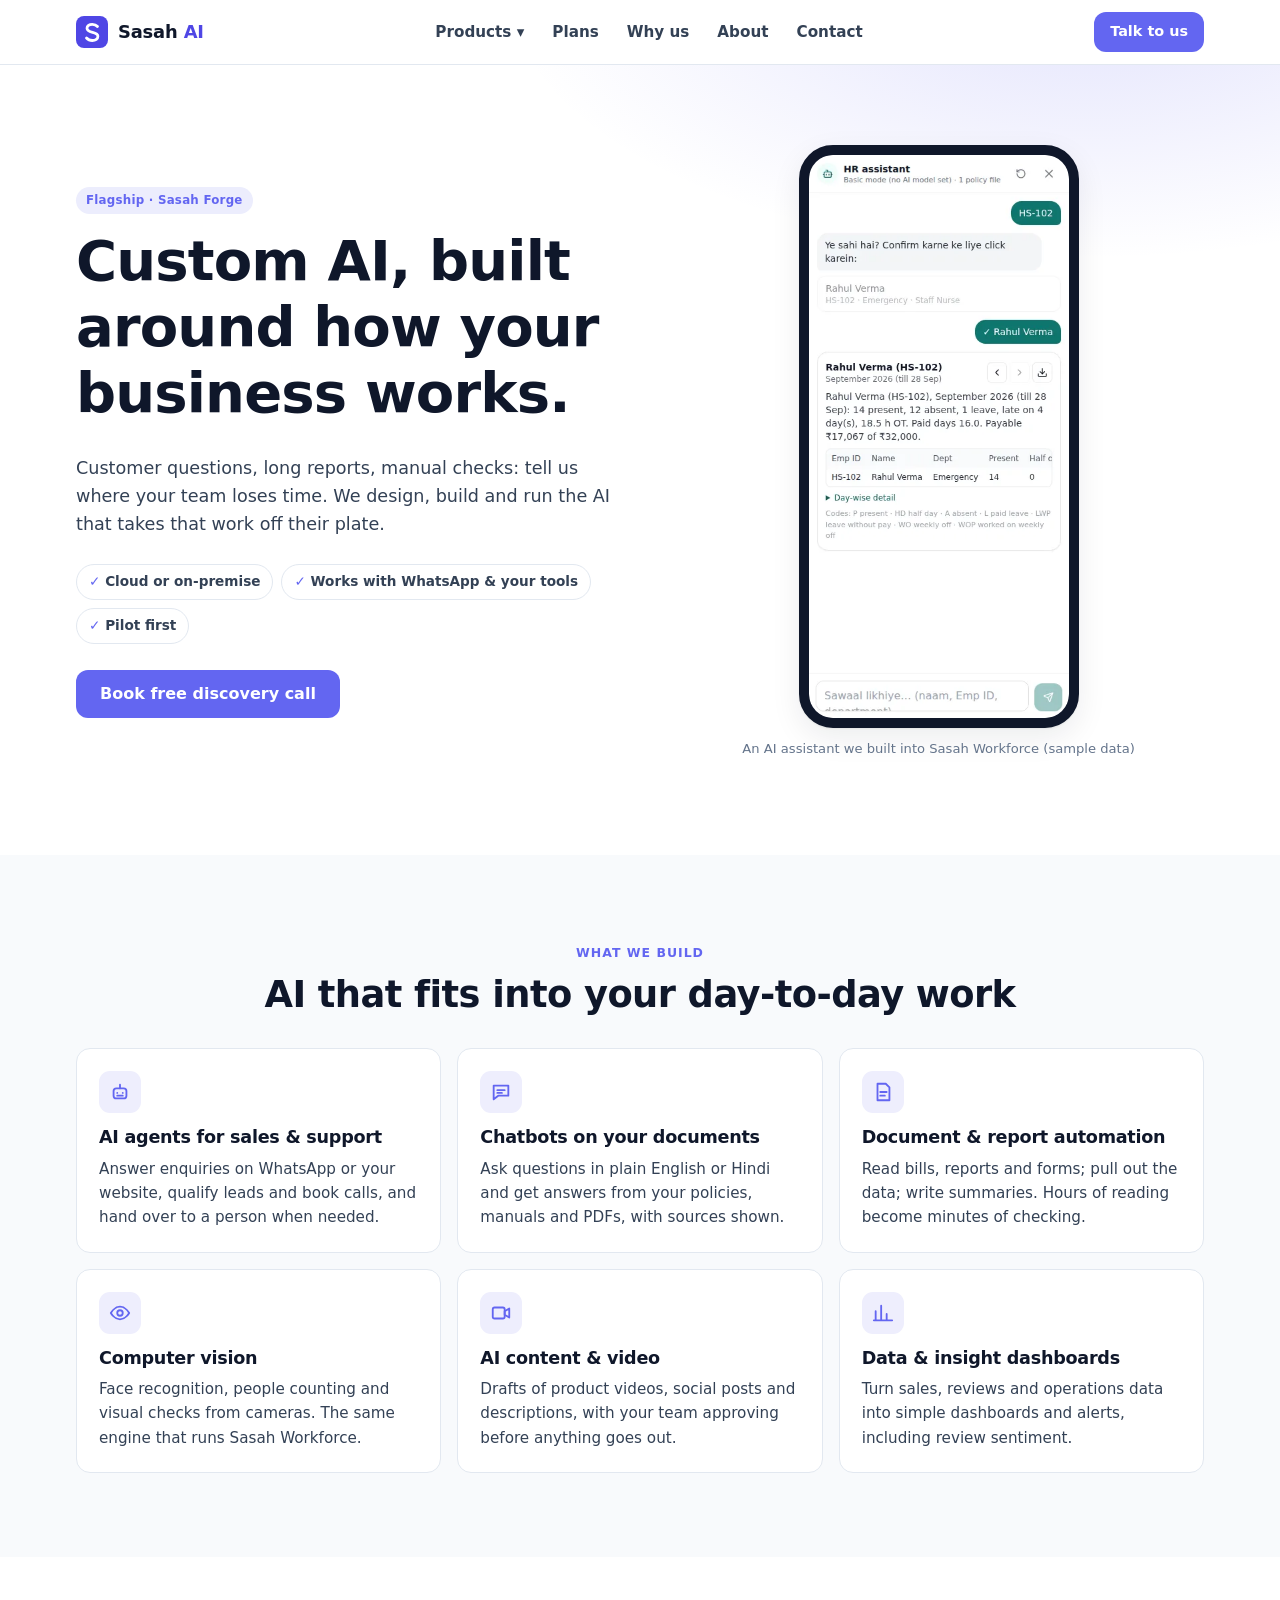
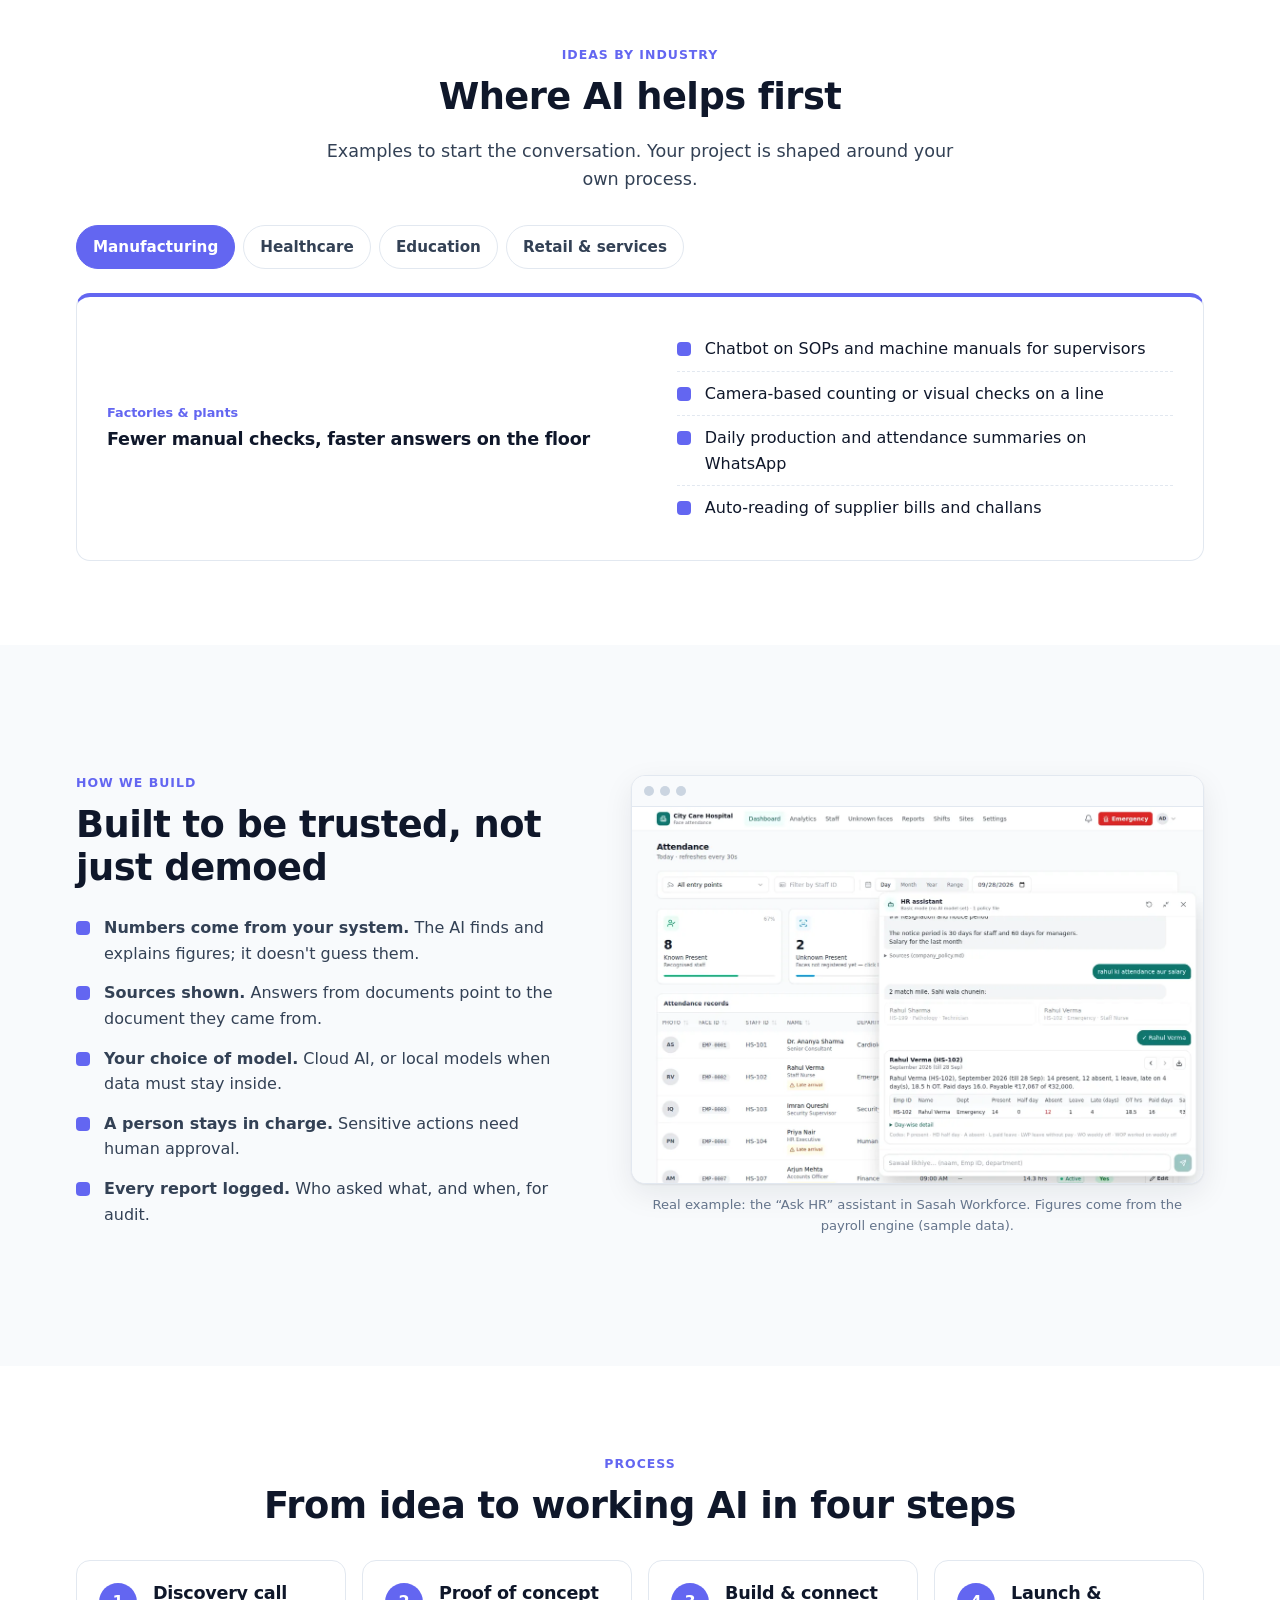
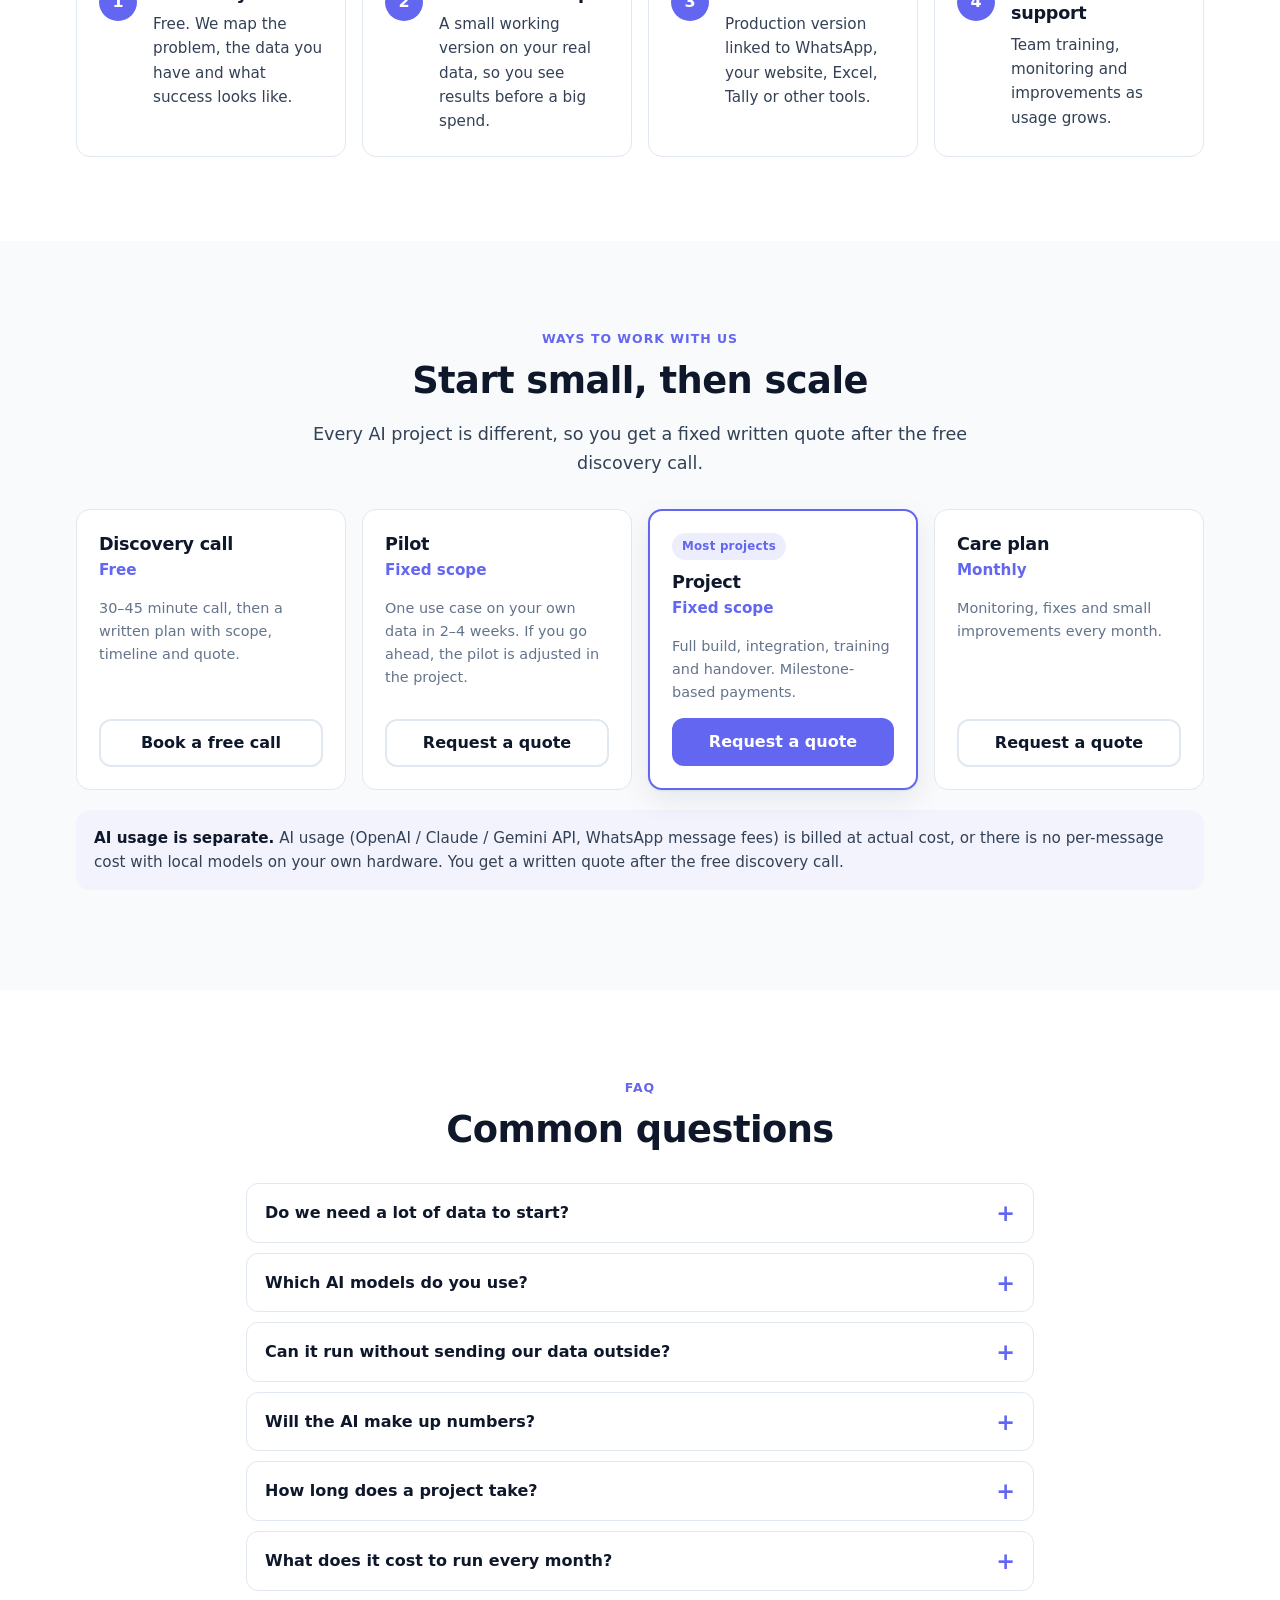
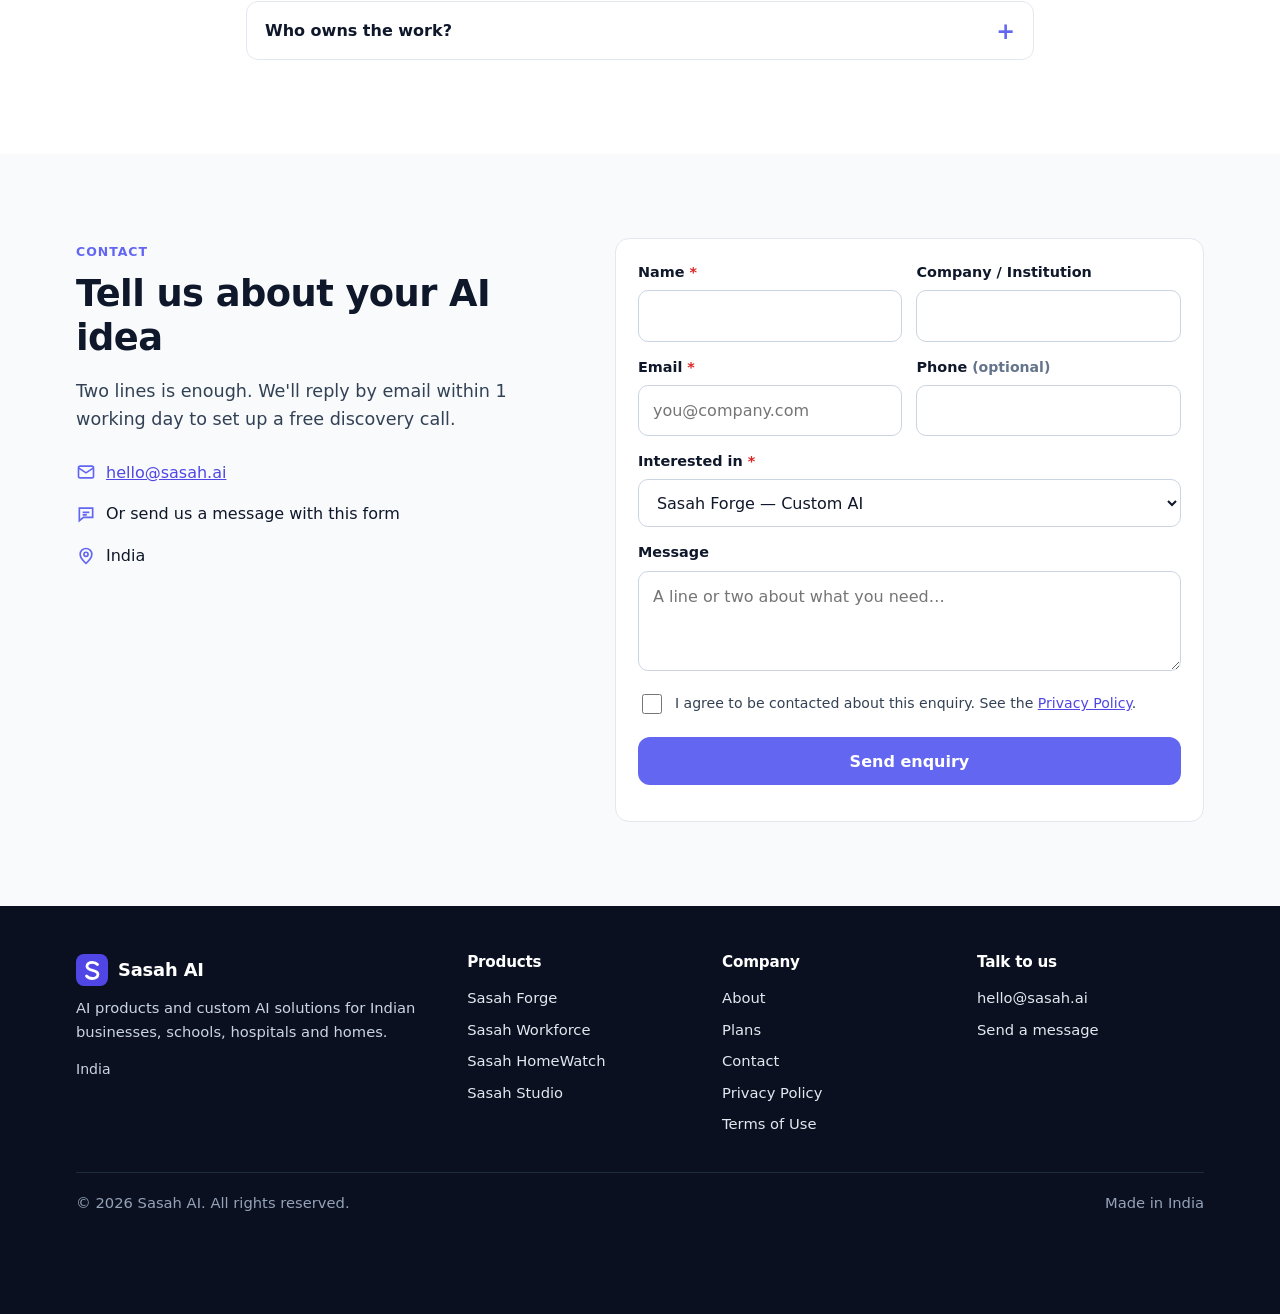
<file: custom-ai/index.html>
<!DOCTYPE html>
<html lang="en">
<head>
<meta charset="utf-8">
<meta name="viewport" content="width=device-width, initial-scale=1">
<title>Sasah Forge – Custom AI Solutions for Business | Sasah AI</title>
<meta name="description" content="Custom AI agents, document chatbots, report automation and computer vision for Indian businesses. Cloud or on-premise. Start with a free discovery call.">
<link rel="canonical" href="https://sasah.ai/custom-ai/">
<meta name="theme-color" content="#0b1020">
<meta property="og:type" content="website">
<meta property="og:site_name" content="Sasah AI">
<meta property="og:title" content="Sasah Forge – Custom AI Solutions for Business | Sasah AI">
<meta property="og:description" content="Custom AI agents, document chatbots, report automation and computer vision for Indian businesses. Cloud or on-premise. Start with a free discovery call.">
<meta property="og:url" content="https://sasah.ai/custom-ai/">
<meta property="og:image" content="https://sasah.ai/assets/img/og-custom-ai.png">
<meta property="og:locale" content="en_IN">
<meta name="twitter:card" content="summary_large_image">
<link rel="icon" href="../assets/img/favicon.svg" type="image/svg+xml">
<link rel="stylesheet" href="../assets/css/style.css">
<script type="application/ld+json">{"@context": "https://schema.org", "@type": "Service", "name": "Sasah Forge – Custom AI Solutions", "provider": {"@type": "Organization", "name": "Sasah AI"}, "areaServed": "IN", "serviceType": "Custom AI development", "url": "https://sasah.ai/custom-ai/"}</script>
<script type="application/ld+json">{"@context": "https://schema.org", "@type": "BreadcrumbList", "itemListElement": [{"@type": "ListItem", "position": 1, "name": "Home", "item": "https://sasah.ai/"}, {"@type": "ListItem", "position": 2, "name": "Sasah Forge", "item": "https://sasah.ai/custom-ai/"}]}</script>
<script type="application/ld+json">{"@context": "https://schema.org", "@type": "FAQPage", "mainEntity": [{"@type": "Question", "name": "Do we need a lot of data to start?", "acceptedAnswer": {"@type": "Answer", "text": "No. Many projects start with what you already have: PDFs, Excel sheets, past chats or camera feeds. In the discovery call we check what is usable."}}, {"@type": "Question", "name": "Which AI models do you use?", "acceptedAnswer": {"@type": "Answer", "text": "Whatever fits the job and budget: cloud models from OpenAI, Anthropic or Google, or open models that run locally on your own server."}}, {"@type": "Question", "name": "Can it run without sending our data outside?", "acceptedAnswer": {"@type": "Answer", "text": "Yes, if you need that. We can run local models on your hardware. Cloud models are cheaper to start with; we explain the trade-off before you decide."}}, {"@type": "Question", "name": "Will the AI make up numbers?", "acceptedAnswer": {"@type": "Answer", "text": "We design against it. Figures like attendance, salary or stock come from your own system; the AI only finds and explains them. Answers show their sources where possible."}}, {"@type": "Question", "name": "How long does a project take?", "acceptedAnswer": {"@type": "Answer", "text": "It depends on scope. After the discovery call we share a written plan with milestones, starting with a small proof of concept."}}, {"@type": "Question", "name": "What does it cost to run every month?", "acceptedAnswer": {"@type": "Answer", "text": "Two parts: our support fee (if you choose it) and AI usage, which the model provider bills at actual rates. Local models have no per-message cost but need hardware."}}, {"@type": "Question", "name": "Who owns the work?", "acceptedAnswer": {"@type": "Answer", "text": "Ownership and licensing are written into the agreement before we start, so there are no surprises."}}]}</script>
</head>
<body style="--p:var(--forge)">
<a class="skip" href="#main">Skip to content</a>
<header class="top">
  <div class="wrap nav">
    <a class="brand" href="../" aria-label="Sasah AI home"><img src="../assets/img/favicon.svg" alt="" width="32" height="32"><span>Sasah <b>AI</b></span></a>
    <nav class="menu" aria-label="Main">
      <ul>
        <li class="has-dd"><button class="dd" type="button" aria-expanded="false" aria-haspopup="true">Products ▾</button>
          <ul class="dd-panel" style="list-style:none;margin:0"><li><a href="../custom-ai/" style="--c:var(--forge)" aria-current="page"><span class="dot" aria-hidden="true"></span><span>Sasah Forge<small>Custom AI solutions</small></span></a></li><li><a href="../workforce/" style="--c:var(--workforce)"><span class="dot" aria-hidden="true"></span><span>Sasah Workforce<small>Face attendance + HR & payroll</small></span></a></li><li><a href="../homewatch/" style="--c:var(--homewatch)"><span class="dot" aria-hidden="true"></span><span>Sasah HomeWatch<small>Face recognition for home CCTV</small></span></a></li><li><a href="../websites/" style="--c:var(--studio)"><span class="dot" aria-hidden="true"></span><span>Sasah Studio<small>Websites</small></span></a></li></ul></li>
        <li><a href="../plans/">Plans</a></li>
        <li><a href="../#why">Why us</a></li>
        <li><a href="../about/">About</a></li>
        <li><a href="../#contact">Contact</a></li>
      </ul>
    </nav>
    <div class="nav-right">
      <a class="btn btn-primary nav-cta" href="#contact">Talk to us</a>
      <button class="burger" type="button" aria-label="Menu" aria-expanded="false" aria-controls="drawer"><svg viewBox="0 0 24 24" fill="none" stroke="currentColor" stroke-width="2" stroke-linecap="round"><path d="M4 7h16M4 12h16M4 17h16"/></svg></button>
    </div>
  </div>
  <div class="drawer" id="drawer">
    <ul><li><a href="../custom-ai/" style="--c:var(--forge)"><span class="dot" aria-hidden="true"></span>Sasah Forge <span class="muted small">· Custom AI solutions</span></a></li><li><a href="../workforce/" style="--c:var(--workforce)"><span class="dot" aria-hidden="true"></span>Sasah Workforce <span class="muted small">· Face attendance + HR & payroll</span></a></li><li><a href="../homewatch/" style="--c:var(--homewatch)"><span class="dot" aria-hidden="true"></span>Sasah HomeWatch <span class="muted small">· Face recognition for home CCTV</span></a></li><li><a href="../websites/" style="--c:var(--studio)"><span class="dot" aria-hidden="true"></span>Sasah Studio <span class="muted small">· Websites</span></a></li>
      <li><a href="../plans/">Plans</a></li>
      <li><a href="../about/">About us</a></li>
      <li><a href="../#why">Why Sasah AI</a></li>
      <li><a href="#contact">Contact</a></li>
      <li><a class="btn btn-primary" href="#contact">Talk to us</a></li>
    </ul>
  </div>
</header>
<main id="main">

<section class="hero" id="top">
  <div class="wrap hero-grid">
    <div>
      <span class="badge">Flagship · Sasah Forge</span>
      <h1 style="margin-top:14px">Custom AI, built around how your business works.</h1>
      <p class="lead">Customer questions, long reports, manual checks: tell us where your team loses time. We design, build and run the AI that takes that work off their plate.</p>
      <ul class="pill-list"><li>Cloud or on-premise</li><li>Works with WhatsApp &amp; your tools</li><li>Pilot first</li></ul>
      <div class="btn-row">
        <a class="btn btn-primary" href="#contact">Book free discovery call</a>
        <a class="btn btn-wa" hidden data-show="wa" data-wa="Hi Sasah AI, I want to discuss a custom AI idea." href="#" target="_blank" rel="noopener"><svg viewBox="0 0 24 24" aria-hidden="true" fill="currentColor"><path d="M12 2a10 10 0 0 0-8.6 15.1L2 22l5-1.3A10 10 0 1 0 12 2zm5.3 14.1c-.2.6-1.3 1.2-1.8 1.2-.5.1-1 .2-3.3-.7-2.8-1.1-4.5-3.9-4.7-4.1-.1-.2-1.1-1.5-1.1-2.8s.7-2 1-2.3c.2-.3.5-.3.7-.3h.5c.2 0 .4 0 .6.5l.8 2c.1.2.1.4 0 .5l-.4.6-.4.4c-.1.2-.3.3-.1.6.2.3.8 1.3 1.7 2.1 1.2 1 2.1 1.3 2.4 1.5.3.1.5.1.6-.1l.9-1c.2-.3.4-.2.7-.1l1.9.9c.3.1.5.2.5.3.1.2.1.7-.1 1.3z"/></svg><span>WhatsApp us</span></a>
      </div>
    </div>
    <div><figure><div class="phone"><img src="../assets/img/chatbot_mobile.webp" alt="AI assistant answering an HR query with an attendance and salary summary" width="390" height="844" loading="lazy" decoding="async"></div><figcaption>An AI assistant we built into Sasah Workforce (sample data)</figcaption></figure></div>
  </div>
</section>

<section class="alt" aria-labelledby="build-h">
  <div class="wrap">
    <div class="section-head center">
      <span class="eyebrow">What we build</span>
      <h2 id="build-h">AI that fits into your day-to-day work</h2>
    </div>
    <div class="grid g2 g3">
      <div class="card"><div class="ico" aria-hidden="true"><svg viewBox="0 0 24 24" fill="none" stroke="currentColor" stroke-width="2" stroke-linecap="round" stroke-linejoin="round"><rect x="5" y="8" width="14" height="11" rx="3"/><path d="M12 4v4M9 13h.01M15 13h.01M9 16h6"/></svg></div><h3>AI agents for sales &amp; support</h3><p>Answer enquiries on WhatsApp or your website, qualify leads and book calls, and hand over to a person when needed.</p></div>
      <div class="card"><div class="ico" aria-hidden="true"><svg viewBox="0 0 24 24" fill="none" stroke="currentColor" stroke-width="2" stroke-linecap="round" stroke-linejoin="round"><path d="M4 5h16v11H9l-5 4z"/><path d="M8 10h8M8 13h5"/></svg></div><h3>Chatbots on your documents</h3><p>Ask questions in plain English or Hindi and get answers from your policies, manuals and PDFs, with sources shown.</p></div>
      <div class="card"><div class="ico" aria-hidden="true"><svg viewBox="0 0 24 24" fill="none" stroke="currentColor" stroke-width="2" stroke-linecap="round" stroke-linejoin="round"><path d="M6 3h9l4 4v14H6z"/><path d="M9 12h7M9 16h5"/></svg></div><h3>Document &amp; report automation</h3><p>Read bills, reports and forms; pull out the data; write summaries. Hours of reading become minutes of checking.</p></div>
      <div class="card"><div class="ico" aria-hidden="true"><svg viewBox="0 0 24 24" fill="none" stroke="currentColor" stroke-width="2" stroke-linecap="round" stroke-linejoin="round"><path d="M2 12s4-7 10-7 10 7 10 7-4 7-10 7S2 12 2 12z"/><circle cx="12" cy="12" r="3"/></svg></div><h3>Computer vision</h3><p>Face recognition, people counting and visual checks from cameras. The same engine that runs Sasah Workforce.</p></div>
      <div class="card"><div class="ico" aria-hidden="true"><svg viewBox="0 0 24 24" fill="none" stroke="currentColor" stroke-width="2" stroke-linecap="round" stroke-linejoin="round"><rect x="3" y="6" width="13" height="12" rx="2"/><path d="M16 10l5-3v10l-5-3z"/></svg></div><h3>AI content &amp; video</h3><p>Drafts of product videos, social posts and descriptions, with your team approving before anything goes out.</p></div>
      <div class="card"><div class="ico" aria-hidden="true"><svg viewBox="0 0 24 24" fill="none" stroke="currentColor" stroke-width="2" stroke-linecap="round" stroke-linejoin="round"><path d="M4 20V10M10 20V4M16 20v-7M22 20H2"/></svg></div><h3>Data &amp; insight dashboards</h3><p>Turn sales, reviews and operations data into simple dashboards and alerts, including review sentiment.</p></div>
    </div>
  </div>
</section>

<section aria-labelledby="ind-h">
  <div class="wrap">
    <div class="section-head center">
      <span class="eyebrow">Ideas by industry</span>
      <h2 id="ind-h">Where AI helps first</h2>
      <p class="lead">Examples to start the conversation. Your project is shaped around your own process.</p>
    </div>
    <div class="tablist" role="tablist" aria-label="Industries"><button class="tab" role="tab" id="t-mfg" aria-controls="p-mfg" aria-selected="true" style="--t:#6366f1">Manufacturing</button><button class="tab" role="tab" id="t-health" aria-controls="p-health" aria-selected="false" tabindex="-1" style="--t:#0d9488">Healthcare</button><button class="tab" role="tab" id="t-edu" aria-controls="p-edu" aria-selected="false" tabindex="-1" style="--t:#ea580c">Education</button><button class="tab" role="tab" id="t-retail" aria-controls="p-retail" aria-selected="false" tabindex="-1" style="--t:#e11d48">Retail & services</button></div>
    <div class="panel" role="tabpanel" id="p-mfg" aria-labelledby="t-mfg" style="--t:#6366f1">
  <div><span class="tag">Factories & plants</span><h3>Fewer manual checks, faster answers on the floor</h3></div>
  <ul><li>Chatbot on SOPs and machine manuals for supervisors</li><li>Camera-based counting or visual checks on a line</li><li>Daily production and attendance summaries on WhatsApp</li><li>Auto-reading of supplier bills and challans</li></ul>
</div><div class="panel" role="tabpanel" id="p-health" aria-labelledby="t-health" style="--t:#0d9488" hidden>
  <div><span class="tag">Hospitals & clinics</span><h3>Less paperwork for doctors and front desk</h3></div>
  <ul><li>Summaries of long medical reports for quick review</li><li>WhatsApp assistant for timings, appointments and FAQs</li><li>Staff policy and SOP assistant for nurses</li><li>Touch-free staff attendance (Sasah Workforce)</li></ul>
</div><div class="panel" role="tabpanel" id="p-edu" aria-labelledby="t-edu" style="--t:#ea580c" hidden>
  <div><span class="tag">Schools & colleges</span><h3>Faster answers for parents and staff</h3></div>
  <ul><li>Admission and fee enquiry chatbot on website and WhatsApp</li><li>Question-paper and notes assistant for teachers</li><li>Student and staff attendance by face</li><li>Report-card data checks and summaries</li></ul>
</div><div class="panel" role="tabpanel" id="p-retail" aria-labelledby="t-retail" style="--t:#e11d48" hidden>
  <div><span class="tag">Shops, agencies, service firms</span><h3>Reply to every lead, even after hours</h3></div>
  <ul><li>Sales agent that qualifies leads and books calls</li><li>Review and feedback sentiment dashboard</li><li>Product catalogue Q&amp;A bot</li><li>Marketing video and content drafts</li></ul>
</div>
  </div>
</section>

<section class="alt" aria-labelledby="prin-h">
  <div class="wrap">
    <div class="split">
      <div>
        <span class="eyebrow">How we build</span>
        <h2 id="prin-h">Built to be trusted, not just demoed</h2>
        <ul class="ticks">
          <li><strong>Numbers come from your system.</strong> The AI finds and explains figures; it doesn't guess them.</li>
          <li><strong>Sources shown.</strong> Answers from documents point to the document they came from.</li>
          <li><strong>Your choice of model.</strong> Cloud AI, or local models when data must stay inside.</li>
          <li><strong>A person stays in charge.</strong> Sensitive actions need human approval.</li>
          <li><strong>Every report logged.</strong> Who asked what, and when, for audit.</li>
        </ul>
      </div>
      <figure><div class="frame"><div class="frame-bar" aria-hidden="true"><i></i><i></i><i></i></div><img src="../assets/img/chatbot_report.webp" alt="Ask HR assistant inside the attendance dashboard showing a verified attendance and salary report" width="1200" height="791" loading="lazy" decoding="async"></div><figcaption>Real example: the “Ask HR” assistant in Sasah Workforce. Figures come from the payroll engine (sample data).</figcaption></figure>
    </div>
  </div>
</section>

<section aria-labelledby="proc-h">
  <div class="wrap">
    <div class="section-head center">
      <span class="eyebrow">Process</span>
      <h2 id="proc-h">From idea to working AI in four steps</h2>
    </div>
    <ol class="steps grid g2 g4">
      <li><h3>Discovery call</h3><p>Free. We map the problem, the data you have and what success looks like.</p></li>
      <li><h3>Proof of concept</h3><p>A small working version on your real data, so you see results before a big spend.</p></li>
      <li><h3>Build &amp; connect</h3><p>Production version linked to WhatsApp, your website, Excel, Tally or other tools.</p></li>
      <li><h3>Launch &amp; support</h3><p>Team training, monitoring and improvements as usage grows.</p></li>
    </ol>
  </div>
</section>

<section class="alt" id="plans" aria-labelledby="eng-h">
  <div class="wrap">
    <div class="section-head center">
      <span class="eyebrow">Ways to work with us</span>
      <h2 id="eng-h">Start small, then scale</h2>
      <p class="lead">Every AI project is different, so you get a fixed written quote after the free discovery call.</p>
    </div>
    <div class="grid g4 prices"><div class="card price">
  <h3>Discovery call</h3>
  <p class="plan-sub">Free</p>
  <p class="setup">30–45 minute call, then a written plan with scope, timeline and quote.</p>
  <a class="btn btn-ghost" href="#contact">Book a free call</a>
</div><div class="card price">
  <h3>Pilot</h3>
  <p class="plan-sub">Fixed scope</p>
  <p class="setup">One use case on your own data in 2–4 weeks. If you go ahead, the pilot is adjusted in the project.</p>
  <a class="btn btn-ghost" href="#contact">Request a quote</a>
</div><div class="card price featured">
  <span class="badge">Most projects</span><h3>Project</h3>
  <p class="plan-sub">Fixed scope</p>
  <p class="setup">Full build, integration, training and handover. Milestone-based payments.</p>
  <a class="btn btn-primary" href="#contact">Request a quote</a>
</div><div class="card price">
  <h3>Care plan</h3>
  <p class="plan-sub">Monthly</p>
  <p class="setup">Monitoring, fixes and small improvements every month.</p>
  <a class="btn btn-ghost" href="#contact">Request a quote</a>
</div></div>
    <p class="note"><strong>AI usage is separate.</strong> AI usage (OpenAI / Claude / Gemini API, WhatsApp message fees) is billed at actual cost, or there is no per-message cost with local models on your own hardware. You get a written quote after the free discovery call.</p>
  </div>
</section>

<section class="faq" aria-labelledby="faq-h">
  <div class="wrap narrow">
    <div class="section-head center"><span class="eyebrow">FAQ</span><h2 id="faq-h">Common questions</h2></div>
    <details><summary>Do we need a lot of data to start?</summary><p>No. Many projects start with what you already have: PDFs, Excel sheets, past chats or camera feeds. In the discovery call we check what is usable.</p></details>
<details><summary>Which AI models do you use?</summary><p>Whatever fits the job and budget: cloud models from OpenAI, Anthropic or Google, or open models that run locally on your own server.</p></details>
<details><summary>Can it run without sending our data outside?</summary><p>Yes, if you need that. We can run local models on your hardware. Cloud models are cheaper to start with; we explain the trade-off before you decide.</p></details>
<details><summary>Will the AI make up numbers?</summary><p>We design against it. Figures like attendance, salary or stock come from your own system; the AI only finds and explains them. Answers show their sources where possible.</p></details>
<details><summary>How long does a project take?</summary><p>It depends on scope. After the discovery call we share a written plan with milestones, starting with a small proof of concept.</p></details>
<details><summary>What does it cost to run every month?</summary><p>Two parts: our support fee (if you choose it) and AI usage, which the model provider bills at actual rates. Local models have no per-message cost but need hardware.</p></details>
<details><summary>Who owns the work?</summary><p>Ownership and licensing are written into the agreement before we start, so there are no surprises.</p></details>
  </div>
</section>

<section id="contact" class="alt" aria-labelledby="contact-h">
  <div class="wrap form-wrap">
    <div>
      <span class="eyebrow">Contact</span>
      <h2 id="contact-h">Tell us about your AI idea</h2>
      <p class="lead">Two lines is enough. We'll reply by email within 1 working day to set up a free discovery call.</p>
      <ul class="contact-list">
        <li><svg viewBox="0 0 24 24" fill="none" stroke="currentColor" stroke-width="2" aria-hidden="true"><rect x="3" y="5" width="18" height="14" rx="2"/><path d="M3 7l9 6 9-6"/></svg><a data-c="email" href="#">Email us</a></li>
        <li><svg viewBox="0 0 24 24" fill="none" stroke="currentColor" stroke-width="2" aria-hidden="true"><path d="M4 5h16v11H9l-5 4z"/><path d="M8 10h8M8 13h5"/></svg><span>Or send us a message with this form</span></li>
        <li hidden data-show="wa"><svg viewBox="0 0 24 24" fill="currentColor" aria-hidden="true"><path d="M12 2a10 10 0 0 0-8.6 15.1L2 22l5-1.3A10 10 0 1 0 12 2zm5.3 14.1c-.2.6-1.3 1.2-1.8 1.2-.5.1-1 .2-3.3-.7-2.8-1.1-4.5-3.9-4.7-4.1-.1-.2-1.1-1.5-1.1-2.8s.7-2 1-2.3c.2-.3.5-.3.7-.3h.5c.2 0 .4 0 .6.5l.8 2c.1.2.1.4 0 .5l-.4.6-.4.4c-.1.2-.3.3-.1.6.2.3.8 1.3 1.7 2.1 1.2 1 2.1 1.3 2.4 1.5.3.1.5.1.6-.1l.9-1c.2-.3.4-.2.7-.1l1.9.9c.3.1.5.2.5.3.1.2.1.7-.1 1.3z"/></svg><a data-wa="Hi Sasah AI" href="#" target="_blank" rel="noopener">WhatsApp us</a></li>
        <li hidden data-show="phone"><svg viewBox="0 0 24 24" fill="none" stroke="currentColor" stroke-width="2" aria-hidden="true"><path d="M5 4h4l2 5-2.5 1.5a11 11 0 0 0 5 5L15 13l5 2v4a2 2 0 0 1-2 2A16 16 0 0 1 3 6a2 2 0 0 1 2-2"/></svg><a data-c="phone" href="#">Call us</a></li>
        <li><svg viewBox="0 0 24 24" fill="none" stroke="currentColor" stroke-width="2" aria-hidden="true"><path d="M12 21s-7-6.2-7-11a7 7 0 0 1 14 0c0 4.8-7 11-7 11z"/><circle cx="12" cy="10" r="2.5"/></svg><span data-c="city">India</span></li>
      </ul>
    </div>
    <form class="card" data-enquiry novalidate>
      <div class="row two">
        <div><label for="f-name">Name <span class="req">*</span></label><input id="f-name" name="name" autocomplete="name" required></div>
        <div><label for="f-company">Company / Institution</label><input id="f-company" name="company" autocomplete="organization"></div>
      </div>
      <div class="row two">
        <div><label for="f-email">Email <span class="req">*</span></label><input id="f-email" name="email" type="email" autocomplete="email" placeholder="you@company.com" required></div>
        <div><label for="f-phone">Phone <span class="muted small">(optional)</span></label><input id="f-phone" name="phone" type="tel" inputmode="tel" autocomplete="tel" pattern="[0-9+\s\-]{10,15}"></div>
      </div>
      <div class="row">
        <div><label for="f-product">Interested in <span class="req">*</span></label><select id="f-product" name="interested_in" required><option value="">Select…</option><option selected>Sasah Forge — Custom AI</option><option>Sasah Workforce — Attendance & payroll</option><option>Sasah HomeWatch — Home CCTV</option><option>Sasah Studio — Website</option><option>Not sure yet</option></select></div>
      </div>
      
      <div class="row">
        <div><label for="f-msg">Message</label><textarea id="f-msg" name="message" placeholder="A line or two about what you need…"></textarea></div>
      </div>
      <label class="hp" aria-hidden="true">Leave empty <input name="_gotcha" tabindex="-1" autocomplete="off"></label>
      <div class="row">
        <label class="check"><input type="checkbox" name="consent" required> <span>I agree to be contacted about this enquiry. See the <a href="../privacy/">Privacy Policy</a>.</span></label>
        <button class="btn btn-primary" type="submit">Send enquiry</button>
      </div>
      <p class="status" role="status" aria-live="polite"></p>
    </form>
  </div>
</section>

</main>
<footer>
  <div class="wrap">
    <div class="foot-grid">
      <div>
        <a class="brand" href="../"><img src="../assets/img/favicon.svg" alt="" width="32" height="32">Sasah AI</a>
        <p>AI products and custom AI solutions for Indian businesses, schools, hospitals and homes.</p>
        <p class="small"><span data-c="city">India</span></p>
      </div>
      <div><h3>Products</h3><ul><li><a href="../custom-ai/">Sasah Forge</a></li><li><a href="../workforce/">Sasah Workforce</a></li><li><a href="../homewatch/">Sasah HomeWatch</a></li><li><a href="../websites/">Sasah Studio</a></li></ul></div>
      <div><h3>Company</h3><ul>
        <li><a href="../about/">About</a></li>
        <li><a href="../plans/">Plans</a></li>
        <li><a href="../#contact">Contact</a></li>
        <li><a href="../privacy/">Privacy Policy</a></li>
        <li><a href="../terms/">Terms of Use</a></li>
      </ul></div>
      <div><h3>Talk to us</h3><ul>
        <li><a data-c="email" href="#">Email us</a></li>
        <li><a href="../#contact">Send a message</a></li>
        <li hidden data-show="wa"><a data-wa="Hi Sasah AI" href="#" target="_blank" rel="noopener">WhatsApp</a></li>
        <li hidden data-show="phone"><a data-c="phone" href="#">Call us</a></li>
      </ul></div>
    </div>
    <div class="copy"><span>© <span data-year>2026</span> Sasah AI. All rights reserved.</span><span>Made in India</span></div>
  </div>
</footer>
<a class="wa-float" hidden data-show="wa" data-wa="Hi Sasah AI, I have a question." href="#" target="_blank" rel="noopener" aria-label="Chat with us on WhatsApp"><span style="color:#fff;display:grid"><svg viewBox="0 0 24 24" aria-hidden="true" fill="#fff"><path d="M12 2a10 10 0 0 0-8.6 15.1L2 22l5-1.3A10 10 0 1 0 12 2zm5.3 14.1c-.2.6-1.3 1.2-1.8 1.2-.5.1-1 .2-3.3-.7-2.8-1.1-4.5-3.9-4.7-4.1-.1-.2-1.1-1.5-1.1-2.8s.7-2 1-2.3c.2-.3.5-.3.7-.3h.5c.2 0 .4 0 .6.5l.8 2c.1.2.1.4 0 .5l-.4.6-.4.4c-.1.2-.3.3-.1.6.2.3.8 1.3 1.7 2.1 1.2 1 2.1 1.3 2.4 1.5.3.1.5.1.6-.1l.9-1c.2-.3.4-.2.7-.1l1.9.9c.3.1.5.2.5.3.1.2.1.7-.1 1.3z"/></svg></span></a>
<script src="../assets/js/config.js"></script>
<script src="../assets/js/main.js" defer></script>
</body>
</html>
</file>
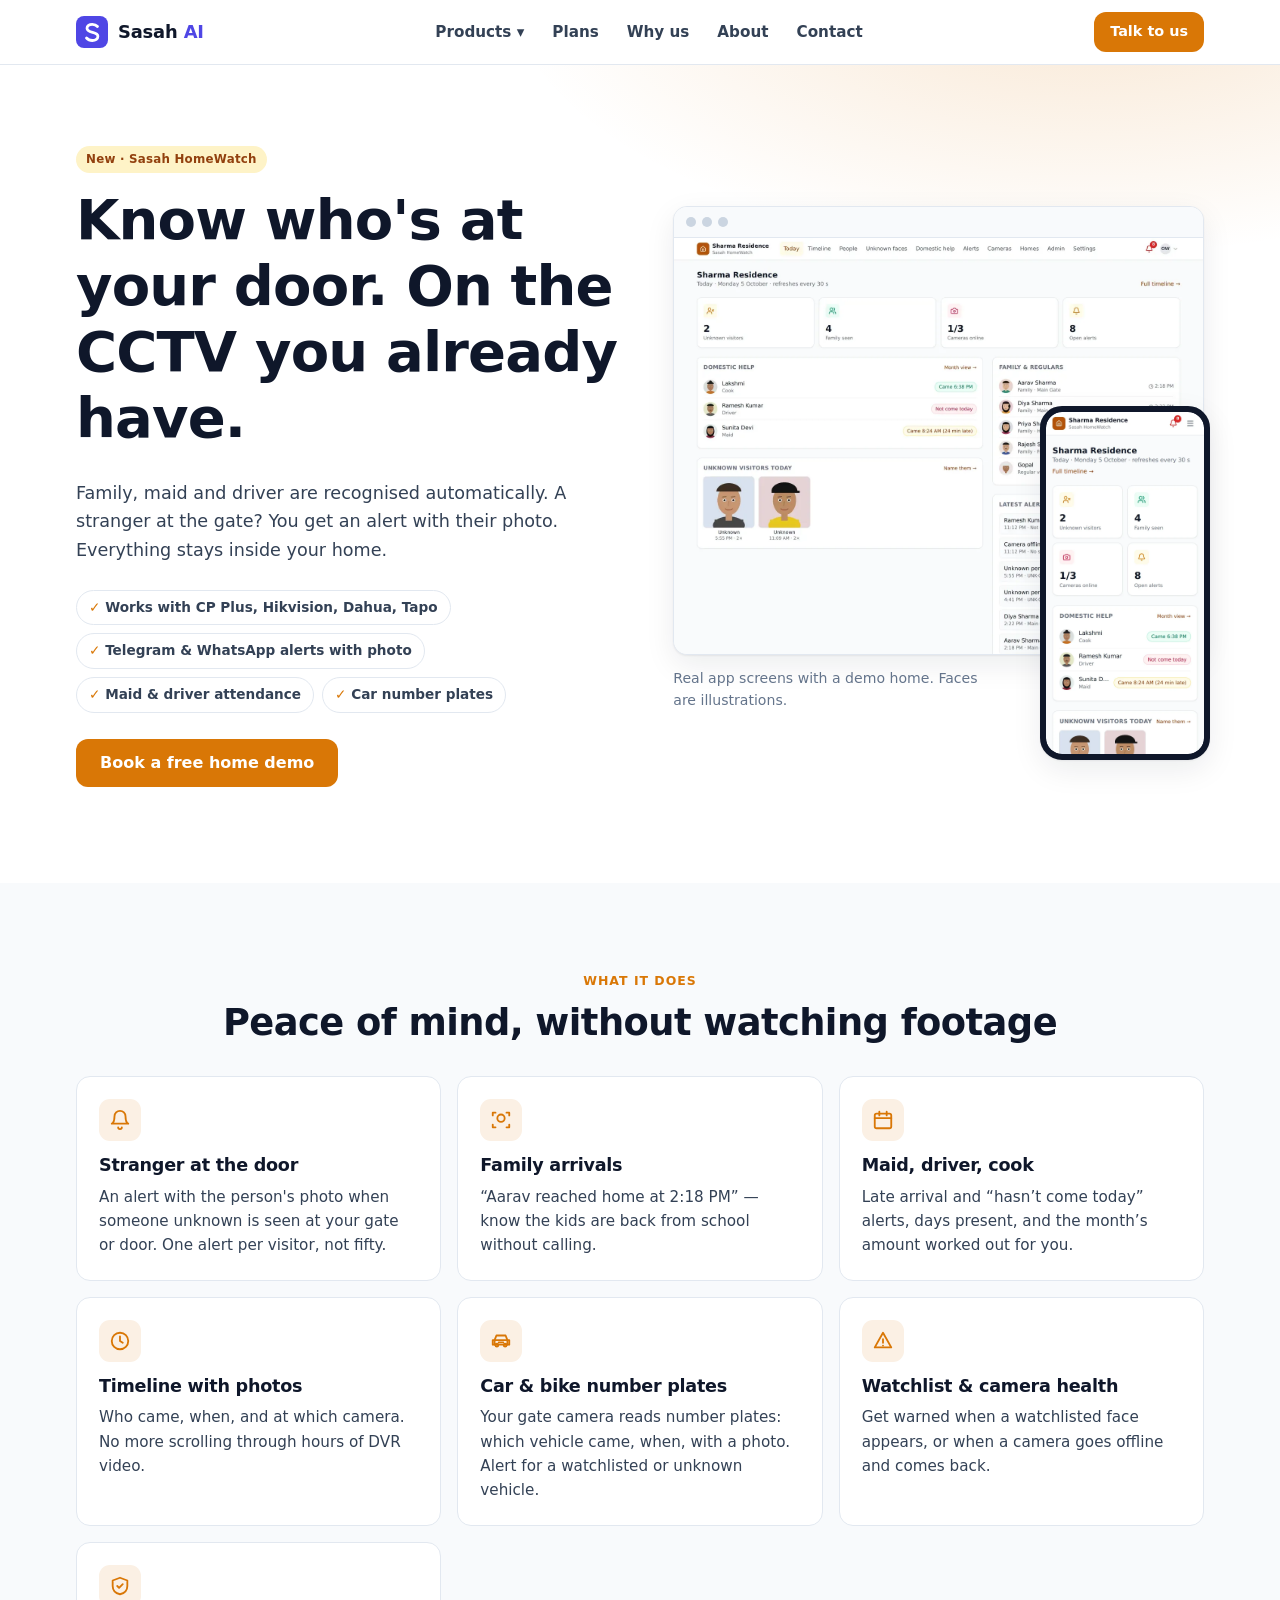
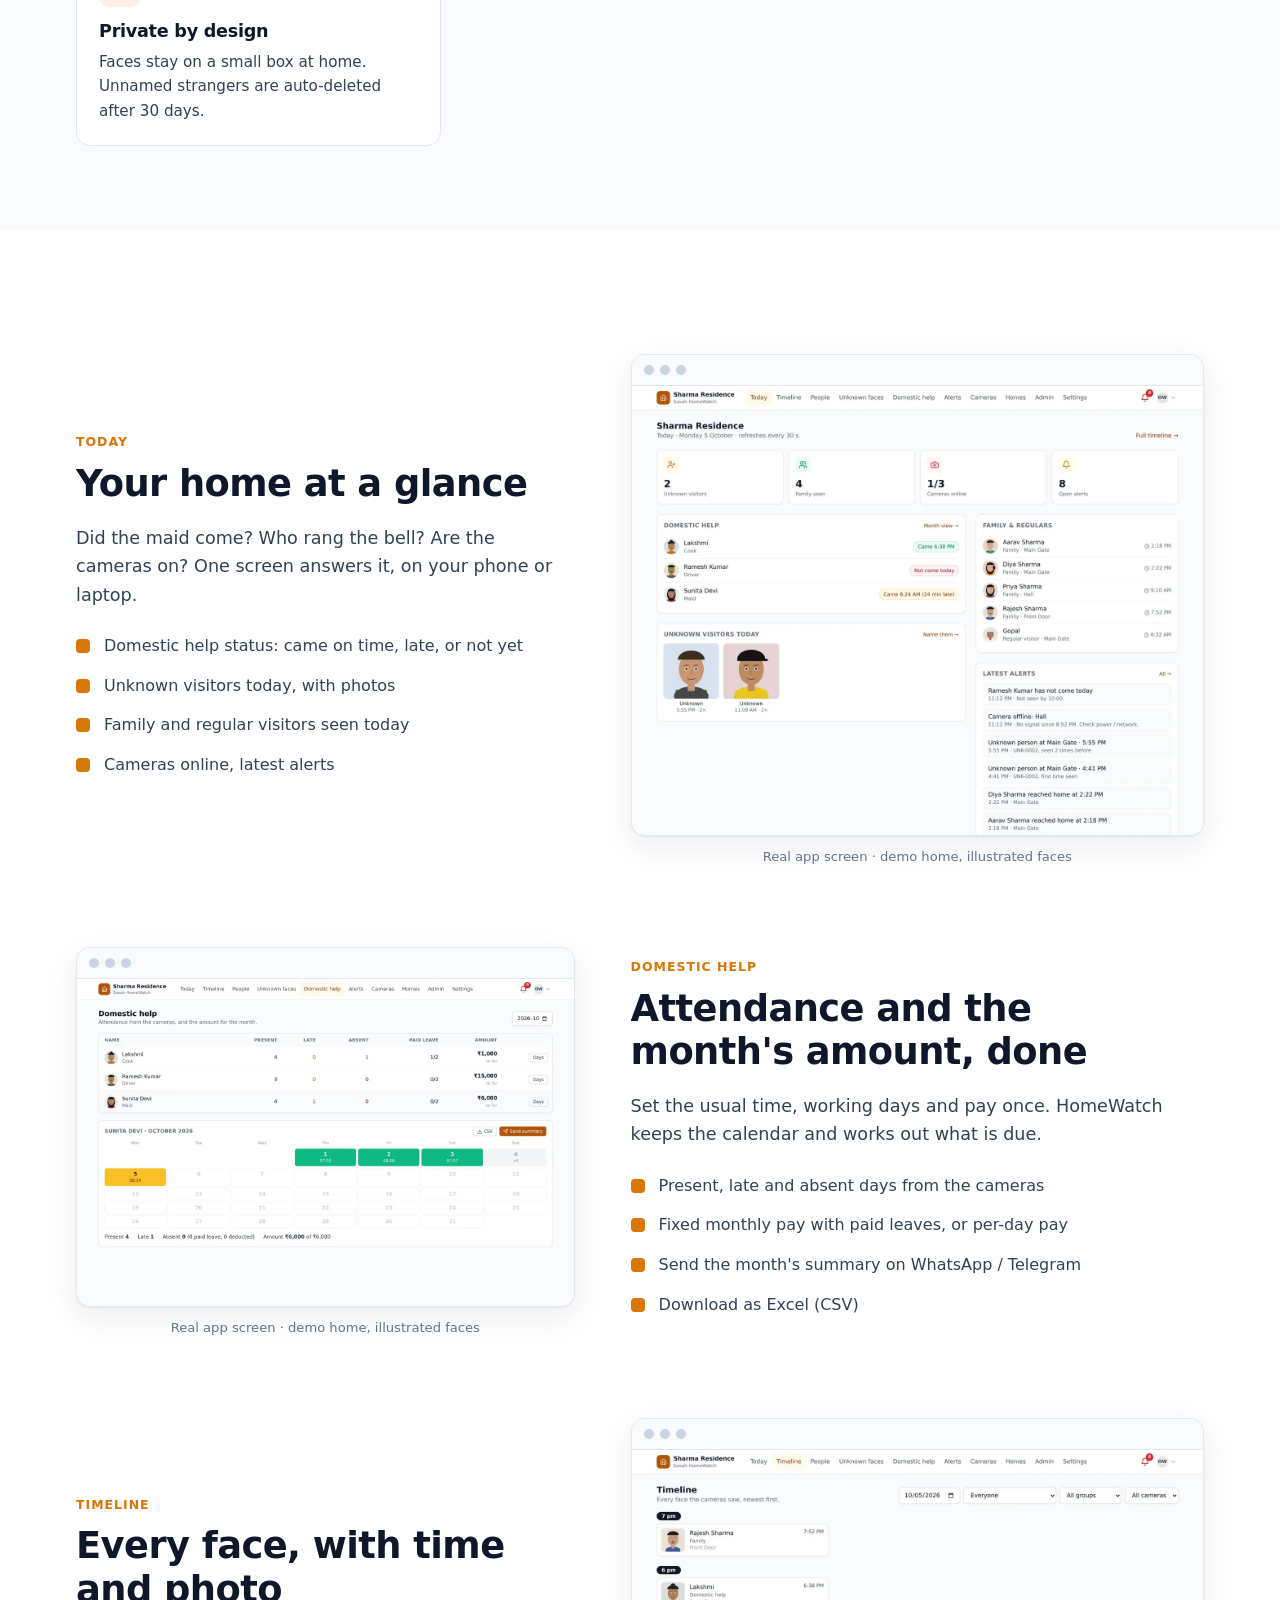
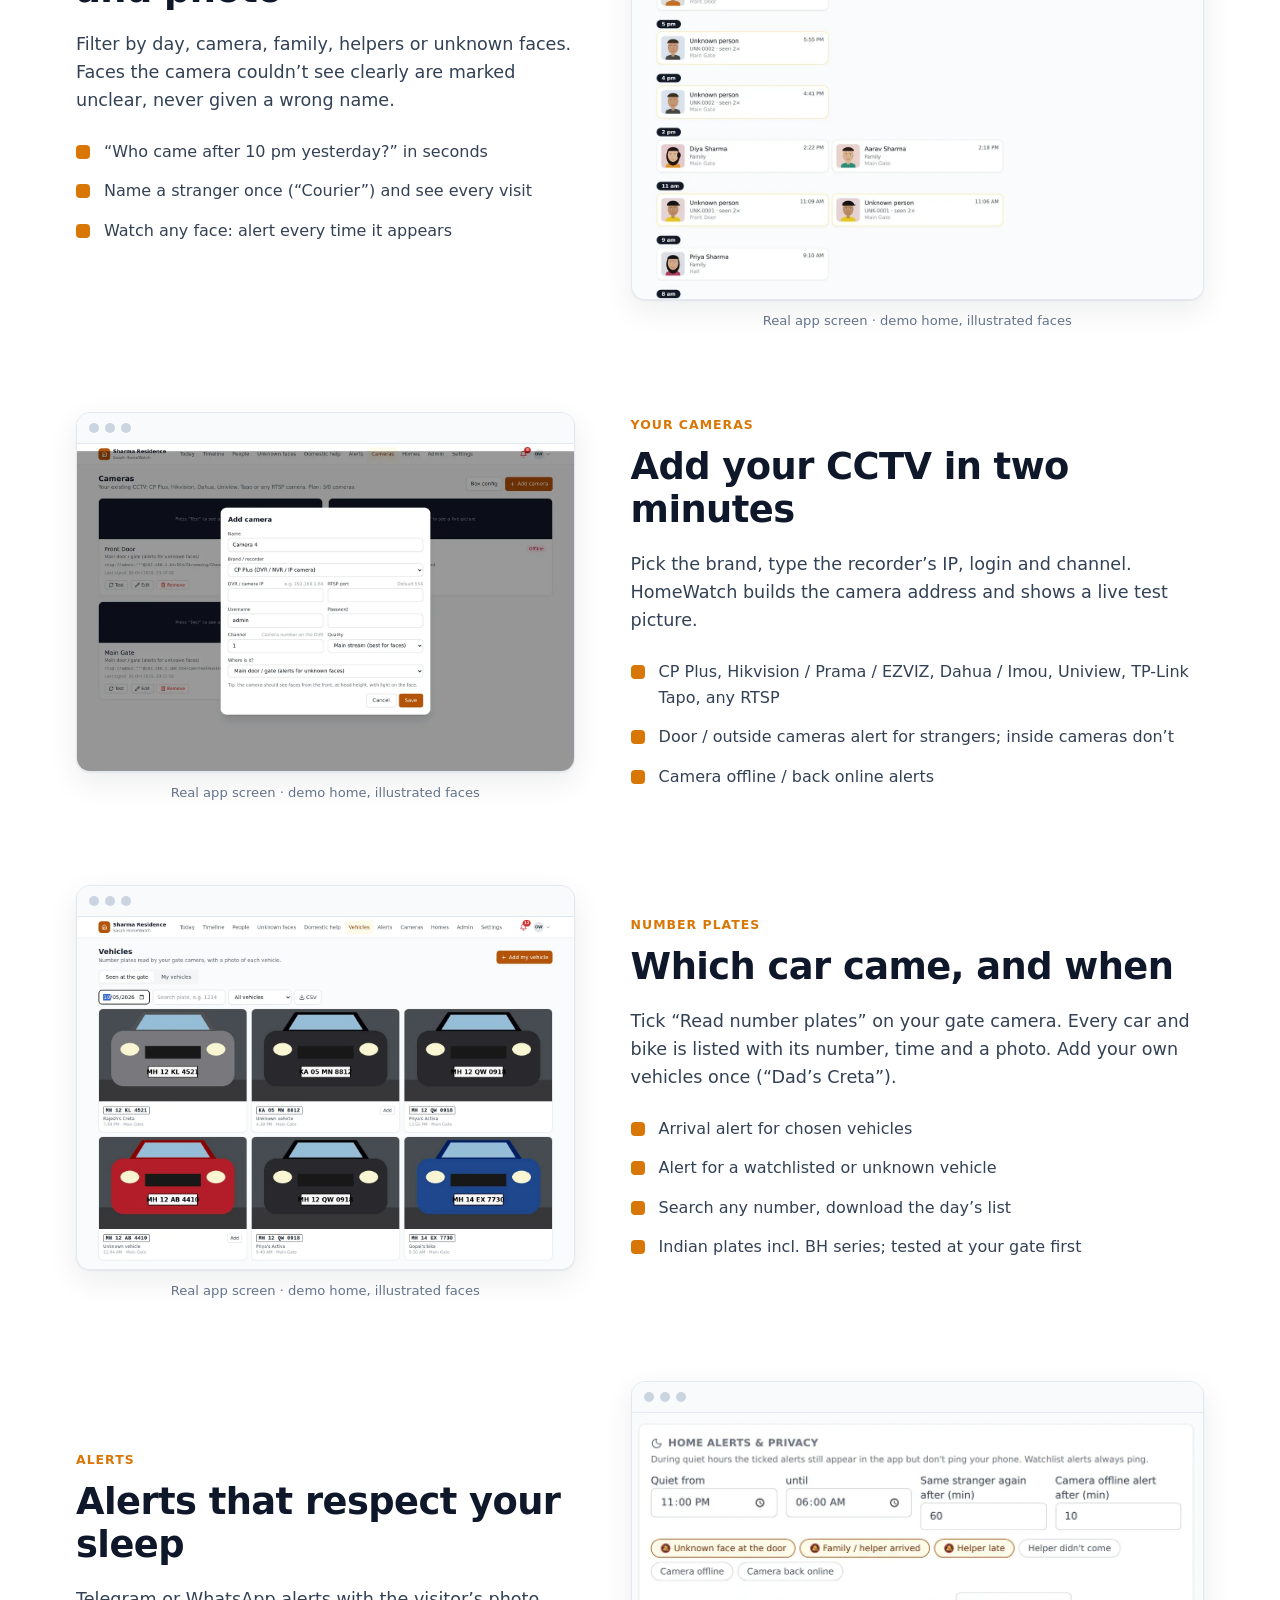
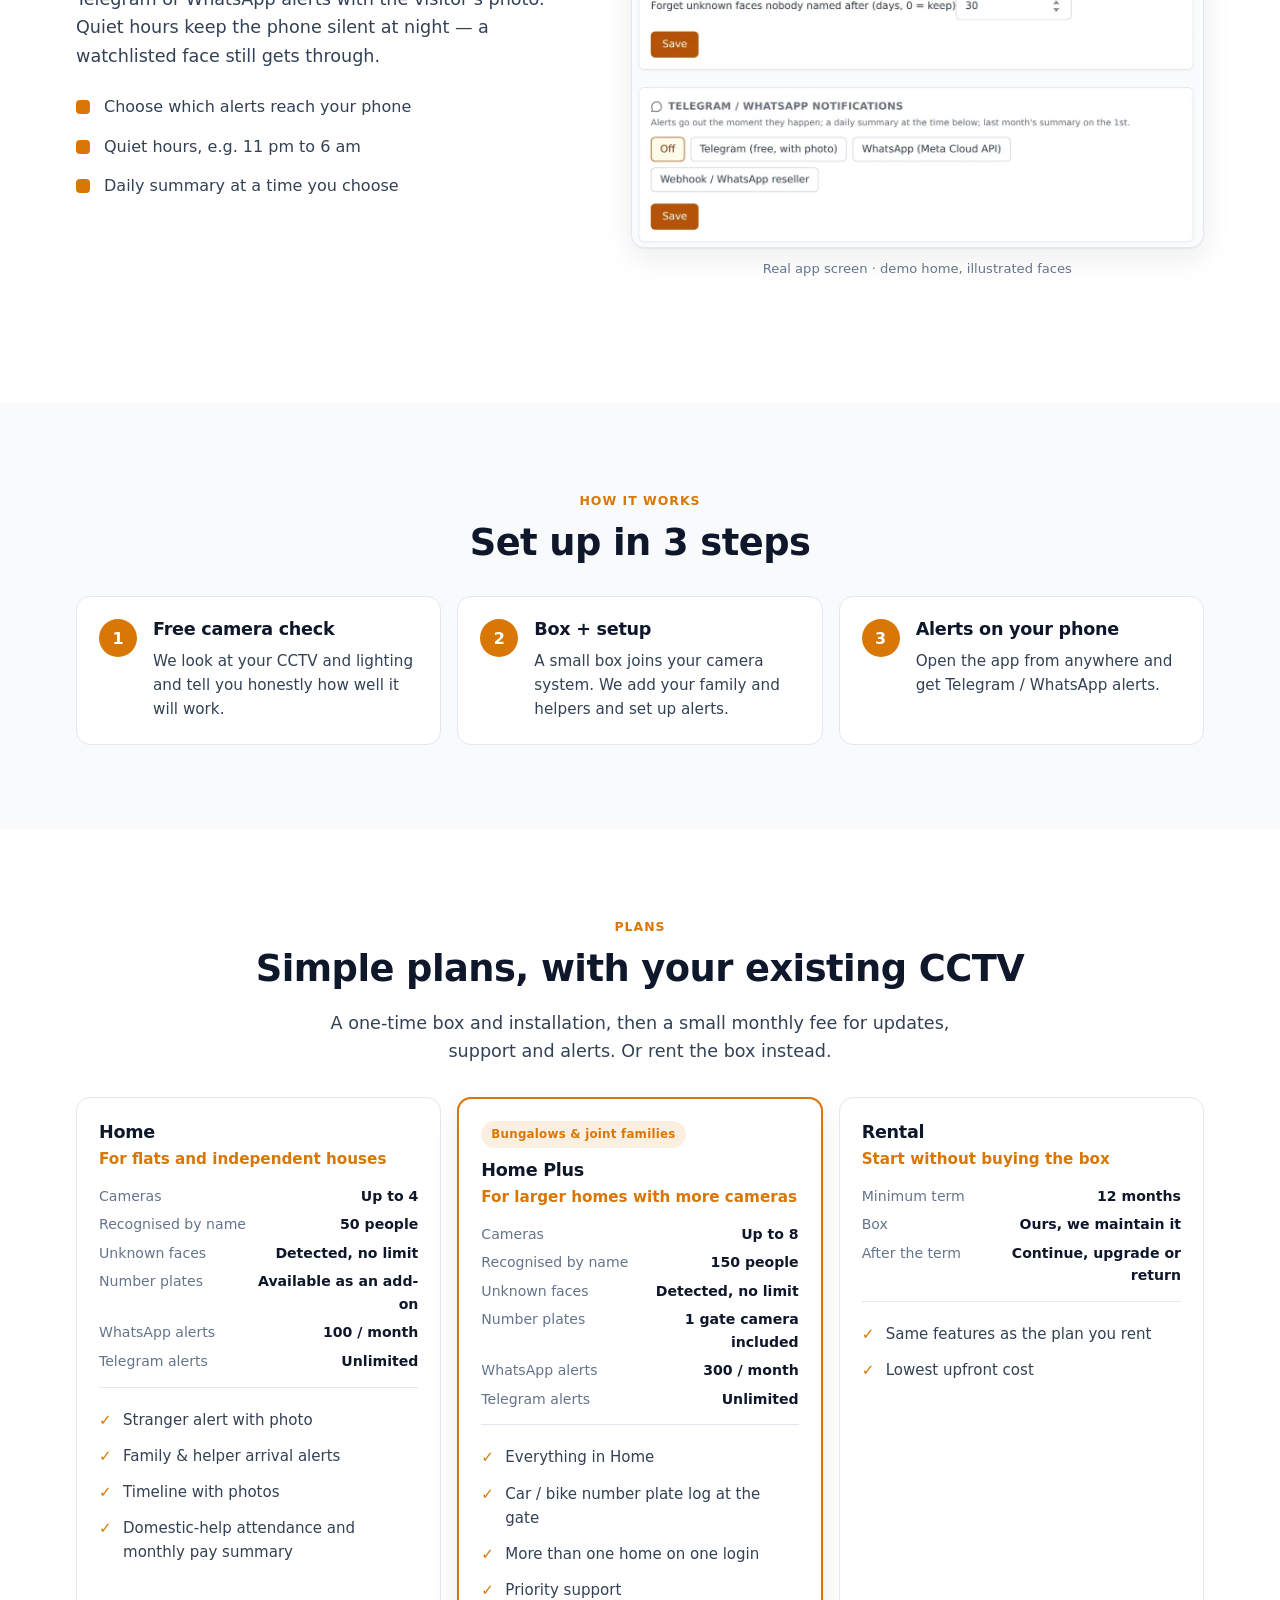
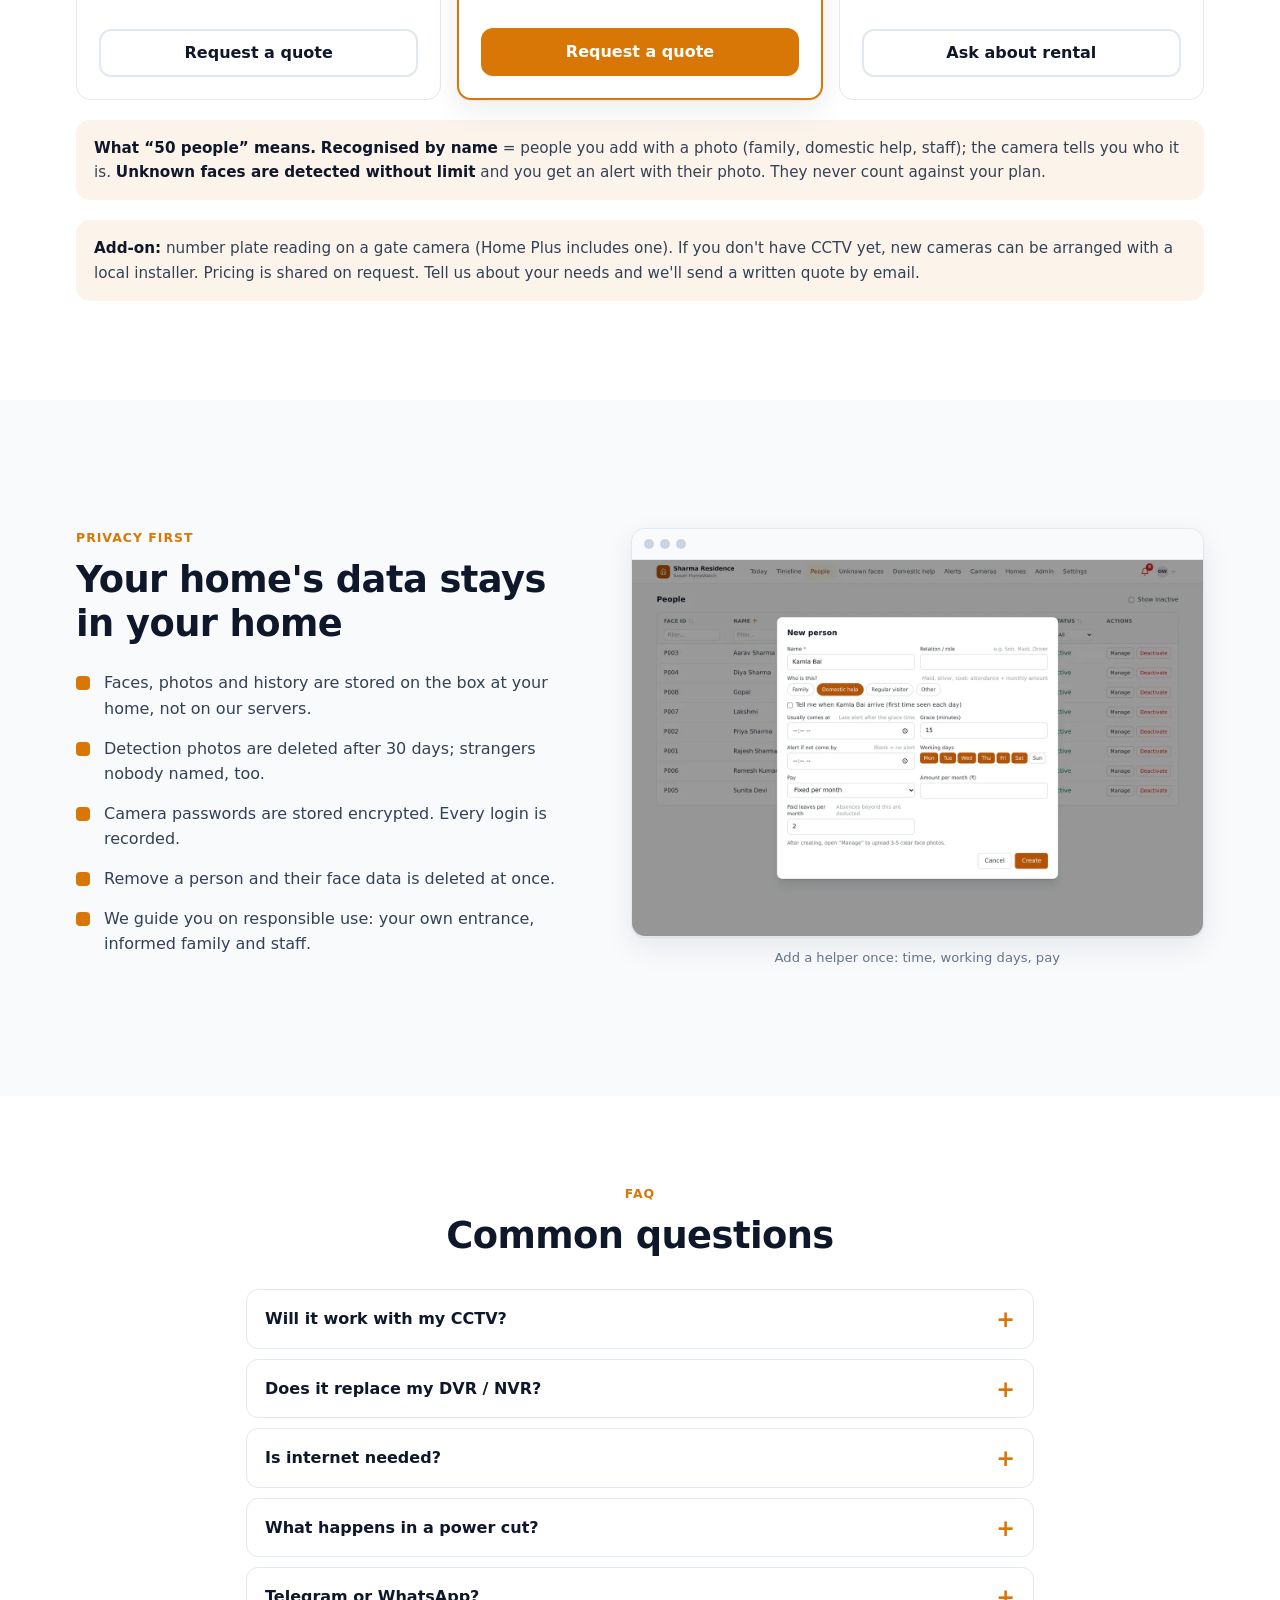
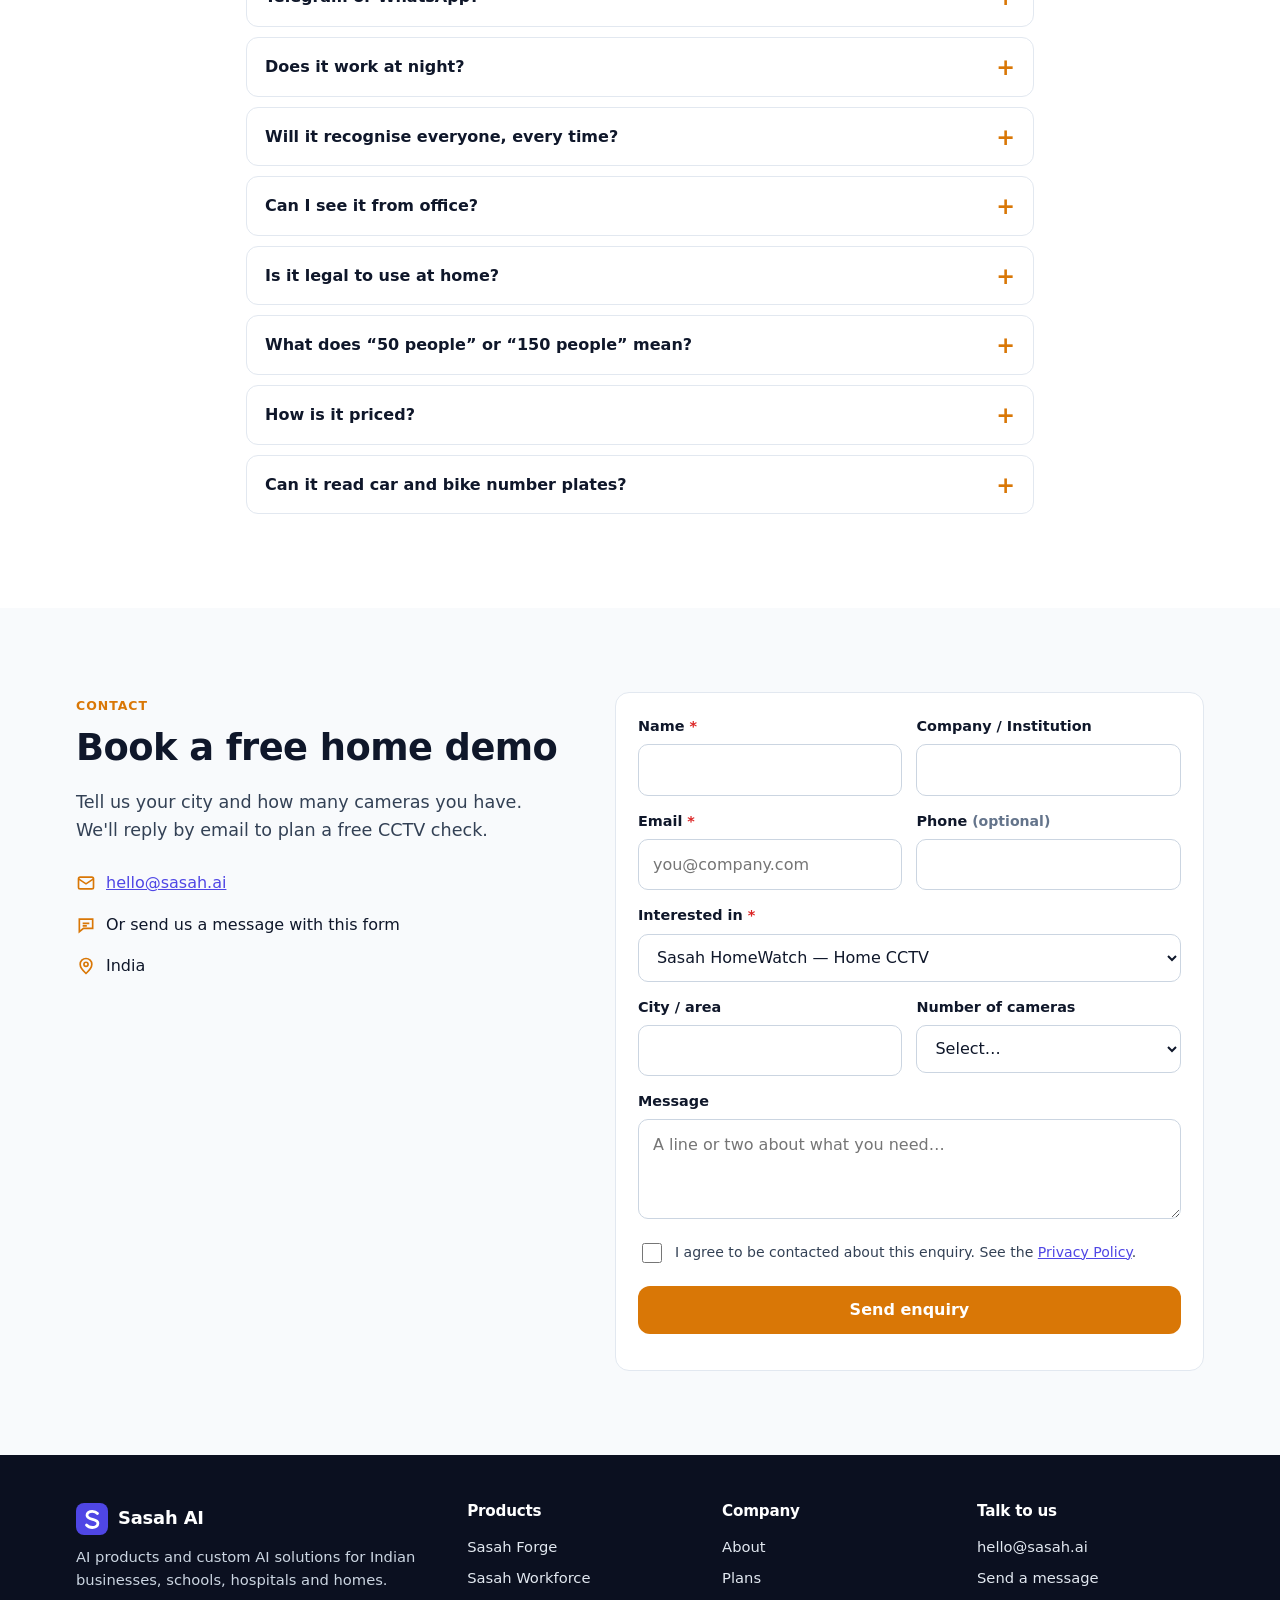
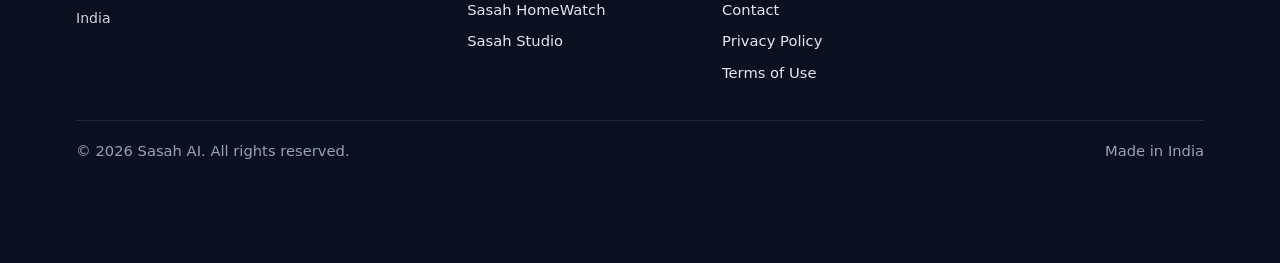
<file: homewatch/index.html>
<!DOCTYPE html>
<html lang="en">
<head>
<meta charset="utf-8">
<meta name="viewport" content="width=device-width, initial-scale=1">
<title>Sasah HomeWatch – Face Recognition for Home CCTV | Sasah AI</title>
<meta name="description" content="Turn your existing CCTV into a smart camera: stranger alerts with photo, kids-reached-home alerts, maid &amp; driver attendance, car number plates. Data stays at home. Book a free home demo.">
<link rel="canonical" href="https://sasah.ai/homewatch/">
<meta name="theme-color" content="#0b1020">
<meta property="og:type" content="website">
<meta property="og:site_name" content="Sasah AI">
<meta property="og:title" content="Sasah HomeWatch – Face Recognition for Home CCTV | Sasah AI">
<meta property="og:description" content="Turn your existing CCTV into a smart camera: stranger alerts with photo, kids-reached-home alerts, maid &amp; driver attendance, car number plates. Data stays at home. Book a free home demo.">
<meta property="og:url" content="https://sasah.ai/homewatch/">
<meta property="og:image" content="https://sasah.ai/assets/img/og-homewatch.png">
<meta property="og:locale" content="en_IN">
<meta name="twitter:card" content="summary_large_image">
<link rel="icon" href="../assets/img/favicon.svg" type="image/svg+xml">
<link rel="stylesheet" href="../assets/css/style.css">
<script type="application/ld+json">{"@context": "https://schema.org", "@type": "SoftwareApplication", "name": "Sasah HomeWatch", "applicationCategory": "SecurityApplication", "operatingSystem": "Box at home + any browser", "description": "Face recognition for home CCTV: stranger alerts with photo, family arrivals, domestic help attendance, vehicle number plates.", "publisher": {"@type": "Organization", "name": "Sasah AI"}}</script>
<script type="application/ld+json">{"@context": "https://schema.org", "@type": "BreadcrumbList", "itemListElement": [{"@type": "ListItem", "position": 1, "name": "Home", "item": "https://sasah.ai/"}, {"@type": "ListItem", "position": 2, "name": "Sasah HomeWatch", "item": "https://sasah.ai/homewatch/"}]}</script>
<script type="application/ld+json">{"@context": "https://schema.org", "@type": "FAQPage", "mainEntity": [{"@type": "Question", "name": "Will it work with my CCTV?", "acceptedAnswer": {"@type": "Answer", "text": "Yes, if your DVR / NVR or camera gives a video stream (RTSP). CP Plus, Hikvision, Prama, Dahua, Imou, Uniview and TP-Link Tapo are built in; any other RTSP camera can be added with its address. We check your cameras before you pay anything."}}, {"@type": "Question", "name": "Does it replace my DVR / NVR?", "acceptedAnswer": {"@type": "Answer", "text": "No. Your recorder keeps recording as before. HomeWatch adds face recognition on top: who was seen, when, at which camera, with a photo."}}, {"@type": "Question", "name": "Is internet needed?", "acceptedAnswer": {"@type": "Answer", "text": "Not for recognition: it all happens on the small box at your home. Internet is needed only to send alerts and to open the app from outside."}}, {"@type": "Question", "name": "What happens in a power cut?", "acceptedAnswer": {"@type": "Answer", "text": "The box starts again on its own when power returns, and events waiting in its queue are not lost. We recommend keeping the box, router and DVR on a UPS."}}, {"@type": "Question", "name": "Telegram or WhatsApp?", "acceptedAnswer": {"@type": "Answer", "text": "Both. Telegram alerts come with the visitor's photo and have no limit. WhatsApp alerts are also available; since WhatsApp charges per message, each plan includes a monthly number of WhatsApp alerts."}}, {"@type": "Question", "name": "Does it work at night?", "acceptedAnswer": {"@type": "Answer", "text": "It works best with clear light on the face. Black-and-white night video recognises less, so a light at the gate helps. We test your cameras at your home first."}}, {"@type": "Question", "name": "Will it recognise everyone, every time?", "acceptedAnswer": {"@type": "Answer", "text": "No system can promise that. Side faces, helmets, masks and poor light can be missed. Those are marked “unclear” instead of being given a wrong name."}}, {"@type": "Question", "name": "Can I see it from office?", "acceptedAnswer": {"@type": "Answer", "text": "Yes. We set up secure remote access for your family's phones, without opening ports on your router."}}, {"@type": "Question", "name": "Is it legal to use at home?", "acceptedAnswer": {"@type": "Answer", "text": "Yes, for your own property. Point cameras at your own entrance, not at neighbours or the street, and tell family and domestic staff that face recognition is in use. The app records their consent."}}, {"@type": "Question", "name": "What does “50 people” or “150 people” mean?", "acceptedAnswer": {"@type": "Answer", "text": "It is how many people HomeWatch knows by name: family, maid, driver, cook, regular visitors you add with a photo. Unknown faces are different: they are detected and alerted without any limit, and never count against your plan."}}, {"@type": "Question", "name": "How is it priced?", "acceptedAnswer": {"@type": "Answer", "text": "A one-time amount for the box and installation, then a small monthly fee for updates, support and alerts. A rental option is also available. Tell us your city and number of cameras and we'll email you a written quote."}}, {"@type": "Question", "name": "Can it read car and bike number plates?", "acceptedAnswer": {"@type": "Answer", "text": "Yes, on a gate camera that sees the plate clearly (about 3–8 metres away, plate not at a sharp angle). You get a list of vehicles with time and photo, your own vehicles by name, and alerts for watchlisted or unknown vehicles. Included for one camera in Home Plus and available as an add-on on Home. Accuracy depends on the camera, light and plate condition, so we test it at your gate first."}}]}</script>
</head>
<body style="--p:var(--homewatch)">
<a class="skip" href="#main">Skip to content</a>
<header class="top">
  <div class="wrap nav">
    <a class="brand" href="../" aria-label="Sasah AI home"><img src="../assets/img/favicon.svg" alt="" width="32" height="32"><span>Sasah <b>AI</b></span></a>
    <nav class="menu" aria-label="Main">
      <ul>
        <li class="has-dd"><button class="dd" type="button" aria-expanded="false" aria-haspopup="true">Products ▾</button>
          <ul class="dd-panel" style="list-style:none;margin:0"><li><a href="../custom-ai/" style="--c:var(--forge)"><span class="dot" aria-hidden="true"></span><span>Sasah Forge<small>Custom AI solutions</small></span></a></li><li><a href="../workforce/" style="--c:var(--workforce)"><span class="dot" aria-hidden="true"></span><span>Sasah Workforce<small>Face attendance + HR & payroll</small></span></a></li><li><a href="../homewatch/" style="--c:var(--homewatch)" aria-current="page"><span class="dot" aria-hidden="true"></span><span>Sasah HomeWatch<small>Face recognition for home CCTV</small></span></a></li><li><a href="../websites/" style="--c:var(--studio)"><span class="dot" aria-hidden="true"></span><span>Sasah Studio<small>Websites</small></span></a></li></ul></li>
        <li><a href="../plans/">Plans</a></li>
        <li><a href="../#why">Why us</a></li>
        <li><a href="../about/">About</a></li>
        <li><a href="../#contact">Contact</a></li>
      </ul>
    </nav>
    <div class="nav-right">
      <a class="btn btn-primary nav-cta" href="#contact">Talk to us</a>
      <button class="burger" type="button" aria-label="Menu" aria-expanded="false" aria-controls="drawer"><svg viewBox="0 0 24 24" fill="none" stroke="currentColor" stroke-width="2" stroke-linecap="round"><path d="M4 7h16M4 12h16M4 17h16"/></svg></button>
    </div>
  </div>
  <div class="drawer" id="drawer">
    <ul><li><a href="../custom-ai/" style="--c:var(--forge)"><span class="dot" aria-hidden="true"></span>Sasah Forge <span class="muted small">· Custom AI solutions</span></a></li><li><a href="../workforce/" style="--c:var(--workforce)"><span class="dot" aria-hidden="true"></span>Sasah Workforce <span class="muted small">· Face attendance + HR & payroll</span></a></li><li><a href="../homewatch/" style="--c:var(--homewatch)"><span class="dot" aria-hidden="true"></span>Sasah HomeWatch <span class="muted small">· Face recognition for home CCTV</span></a></li><li><a href="../websites/" style="--c:var(--studio)"><span class="dot" aria-hidden="true"></span>Sasah Studio <span class="muted small">· Websites</span></a></li>
      <li><a href="../plans/">Plans</a></li>
      <li><a href="../about/">About us</a></li>
      <li><a href="../#why">Why Sasah AI</a></li>
      <li><a href="#contact">Contact</a></li>
      <li><a class="btn btn-primary" href="#contact">Talk to us</a></li>
    </ul>
  </div>
</header>
<main id="main">

<section class="hero" id="top">
  <div class="wrap hero-grid">
    <div>
      <span class="badge badge-early">New · Sasah HomeWatch</span>
      <h1 style="margin-top:14px">Know who's at your door. On the CCTV you already have.</h1>
      <p class="lead">Family, maid and driver are recognised automatically. A stranger at the gate? You get an alert with their photo. Everything stays inside your home.</p>
      <ul class="pill-list"><li>Works with CP Plus, Hikvision, Dahua, Tapo</li><li>Telegram &amp; WhatsApp alerts with photo</li><li>Maid &amp; driver attendance</li><li>Car number plates</li></ul>
      <div class="btn-row">
        <a class="btn btn-primary" href="#contact">Book a free home demo</a>
        <a class="btn btn-wa" hidden data-show="wa" data-wa="Hi, I want Sasah HomeWatch for my home." href="#" target="_blank" rel="noopener"><svg viewBox="0 0 24 24" aria-hidden="true" fill="currentColor"><path d="M12 2a10 10 0 0 0-8.6 15.1L2 22l5-1.3A10 10 0 1 0 12 2zm5.3 14.1c-.2.6-1.3 1.2-1.8 1.2-.5.1-1 .2-3.3-.7-2.8-1.1-4.5-3.9-4.7-4.1-.1-.2-1.1-1.5-1.1-2.8s.7-2 1-2.3c.2-.3.5-.3.7-.3h.5c.2 0 .4 0 .6.5l.8 2c.1.2.1.4 0 .5l-.4.6-.4.4c-.1.2-.3.3-.1.6.2.3.8 1.3 1.7 2.1 1.2 1 2.1 1.3 2.4 1.5.3.1.5.1.6-.1l.9-1c.2-.3.4-.2.7-.1l1.9.9c.3.1.5.2.5.3.1.2.1.7-.1 1.3z"/></svg><span>WhatsApp us</span></a>
      </div>
    </div>
    <div class="hero-shots">
      <div class="frame"><div class="frame-bar" aria-hidden="true"><i></i><i></i><i></i></div><img src="../assets/img/hw_today.webp" alt="HomeWatch Today screen: domestic help status, unknown visitors, family arrivals, alerts and cameras" width="1400" height="1100" fetchpriority="high"></div>
      <div class="phone"><img src="../assets/img/hw_mobile_today.webp" alt="HomeWatch on a phone" width="780" height="1688" loading="lazy"></div>
      <p class="small muted" style="margin-top:12px;max-width:60%">Real app screens with a demo home. Faces are illustrations.</p>
    </div>
  </div>
</section>

<section class="alt" aria-labelledby="use-h">
  <div class="wrap">
    <div class="section-head center"><span class="eyebrow">What it does</span><h2 id="use-h">Peace of mind, without watching footage</h2></div>
    <div class="grid g2 g3">
      <div class="card"><div class="ico" aria-hidden="true"><svg viewBox="0 0 24 24" fill="none" stroke="currentColor" stroke-width="2" stroke-linecap="round" stroke-linejoin="round"><path d="M18 8a6 6 0 0 0-12 0c0 7-3 8-3 8h18s-3-1-3-8M10 20a2 2 0 0 0 4 0"/></svg></div><h3>Stranger at the door</h3><p>An alert with the person's photo when someone unknown is seen at your gate or door. One alert per visitor, not fifty.</p></div>
      <div class="card"><div class="ico" aria-hidden="true"><svg viewBox="0 0 24 24" fill="none" stroke="currentColor" stroke-width="2" stroke-linecap="round" stroke-linejoin="round"><circle cx="12" cy="10" r="4"/><path d="M3 7V4h3M21 7V4h-3M3 17v3h3M21 17v3h-3"/></svg></div><h3>Family arrivals</h3><p>“Aarav reached home at 2:18 PM” — know the kids are back from school without calling.</p></div>
      <div class="card"><div class="ico" aria-hidden="true"><svg viewBox="0 0 24 24" fill="none" stroke="currentColor" stroke-width="2" stroke-linecap="round" stroke-linejoin="round"><rect x="3" y="5" width="18" height="16" rx="2"/><path d="M3 10h18M8 3v4M16 3v4"/></svg></div><h3>Maid, driver, cook</h3><p>Late arrival and “hasn’t come today” alerts, days present, and the month’s amount worked out for you.</p></div>
      <div class="card"><div class="ico" aria-hidden="true"><svg viewBox="0 0 24 24" fill="none" stroke="currentColor" stroke-width="2" stroke-linecap="round" stroke-linejoin="round"><circle cx="12" cy="12" r="9"/><path d="M12 7v5l3 2"/></svg></div><h3>Timeline with photos</h3><p>Who came, when, and at which camera. No more scrolling through hours of DVR video.</p></div>
      <div class="card"><div class="ico" aria-hidden="true"><svg viewBox="0 0 24 24" fill="none" stroke="currentColor" stroke-width="2" stroke-linecap="round" stroke-linejoin="round"><path d="M5 16V11l2-5h10l2 5v5"/><path d="M3 11h18v5H3z"/><circle cx="7.5" cy="16.5" r="1.5"/><circle cx="16.5" cy="16.5" r="1.5"/><path d="M9.5 13.5h5"/></svg></div><h3>Car &amp; bike number plates</h3><p>Your gate camera reads number plates: which vehicle came, when, with a photo. Alert for a watchlisted or unknown vehicle.</p></div>
      <div class="card"><div class="ico" aria-hidden="true"><svg viewBox="0 0 24 24" fill="none" stroke="currentColor" stroke-width="2" stroke-linecap="round" stroke-linejoin="round"><path d="M12 3l9 16H3z"/><path d="M12 10v4M12 17h.01"/></svg></div><h3>Watchlist & camera health</h3><p>Get warned when a watchlisted face appears, or when a camera goes offline and comes back.</p></div>
      <div class="card"><div class="ico" aria-hidden="true"><svg viewBox="0 0 24 24" fill="none" stroke="currentColor" stroke-width="2" stroke-linecap="round" stroke-linejoin="round"><path d="M12 3l8 3v6c0 5-3.5 8-8 9-4.5-1-8-4-8-9V6z"/><path d="M9 12l2 2 4-4"/></svg></div><h3>Private by design</h3><p>Faces stay on a small box at home. Unnamed strangers are auto-deleted after 30 days.</p></div>
    </div>
  </div>
</section>

<section aria-labelledby="f-h">
  <div class="wrap">
    <h2 id="f-h" class="sr-only">Features</h2>
    <div class="split">
  <div><span class="eyebrow">Today</span><h2>Your home at a glance</h2><p class="lead">Did the maid come? Who rang the bell? Are the cameras on? One screen answers it, on your phone or laptop.</p>
  <ul><li>Domestic help status: came on time, late, or not yet</li><li>Unknown visitors today, with photos</li><li>Family and regular visitors seen today</li><li>Cameras online, latest alerts</li></ul></div>
  <figure><div class="frame"><div class="frame-bar" aria-hidden="true"><i></i><i></i><i></i></div><img src="../assets/img/hw_today.webp" alt="Today screen" width="1400" height="1100" loading="lazy" decoding="async"></div><figcaption>Real app screen · demo home, illustrated faces</figcaption></figure>
</div>
    <div class="split rev">
  <div><span class="eyebrow">Domestic help</span><h2>Attendance and the month's amount, done</h2><p class="lead">Set the usual time, working days and pay once. HomeWatch keeps the calendar and works out what is due.</p>
  <ul><li>Present, late and absent days from the cameras</li><li>Fixed monthly pay with paid leaves, or per-day pay</li><li>Send the month's summary on WhatsApp / Telegram</li><li>Download as Excel (CSV)</li></ul></div>
  <figure><div class="frame"><div class="frame-bar" aria-hidden="true"><i></i><i></i><i></i></div><img src="../assets/img/hw_domestic_help.webp" alt="Domestic help month calendar with amount payable" width="1400" height="922" loading="lazy" decoding="async"></div><figcaption>Real app screen · demo home, illustrated faces</figcaption></figure>
</div>
    <div class="split">
  <div><span class="eyebrow">Timeline</span><h2>Every face, with time and photo</h2><p class="lead">Filter by day, camera, family, helpers or unknown faces. Faces the camera couldn’t see clearly are marked unclear, never given a wrong name.</p>
  <ul><li>“Who came after 10 pm yesterday?” in seconds</li><li>Name a stranger once (“Courier”) and see every visit</li><li>Watch any face: alert every time it appears</li></ul></div>
  <figure><div class="frame"><div class="frame-bar" aria-hidden="true"><i></i><i></i><i></i></div><img src="../assets/img/hw_timeline.webp" alt="Timeline of faces seen with photos" width="1400" height="1100" loading="lazy" decoding="async"></div><figcaption>Real app screen · demo home, illustrated faces</figcaption></figure>
</div>
    <div class="split rev">
  <div><span class="eyebrow">Your cameras</span><h2>Add your CCTV in two minutes</h2><p class="lead">Pick the brand, type the recorder’s IP, login and channel. HomeWatch builds the camera address and shows a live test picture.</p>
  <ul><li>CP Plus, Hikvision / Prama / EZVIZ, Dahua / Imou, Uniview, TP-Link Tapo, any RTSP</li><li>Door / outside cameras alert for strangers; inside cameras don’t</li><li>Camera offline / back online alerts</li></ul></div>
  <figure><div class="frame"><div class="frame-bar" aria-hidden="true"><i></i><i></i><i></i></div><img src="../assets/img/hw_add_camera.webp" alt="Add camera form with brand, IP, channel" width="1400" height="922" loading="lazy" decoding="async"></div><figcaption>Real app screen · demo home, illustrated faces</figcaption></figure>
</div>
    <div class="split rev">
  <div><span class="eyebrow">Number plates</span><h2>Which car came, and when</h2><p class="lead">Tick “Read number plates” on your gate camera. Every car and bike is listed with its number, time and a photo. Add your own vehicles once (“Dad’s Creta”).</p>
  <ul><li>Arrival alert for chosen vehicles</li><li>Alert for a watchlisted or unknown vehicle</li><li>Search any number, download the day’s list</li><li>Indian plates incl. BH series; tested at your gate first</li></ul></div>
  <figure><div class="frame"><div class="frame-bar" aria-hidden="true"><i></i><i></i><i></i></div><img src="../assets/img/hw_vehicles.webp" alt="Vehicles seen at the gate with number plate, time and photo" width="1366" height="970" loading="lazy" decoding="async"></div><figcaption>Real app screen · demo home, illustrated faces</figcaption></figure>
</div>
    <div class="split">
  <div><span class="eyebrow">Alerts</span><h2>Alerts that respect your sleep</h2><p class="lead">Telegram or WhatsApp alerts with the visitor’s photo. Quiet hours keep the phone silent at night — a watchlisted face still gets through.</p>
  <ul><li>Choose which alerts reach your phone</li><li>Quiet hours, e.g. 11 pm to 6 am</li><li>Daily summary at a time you choose</li></ul></div>
  <figure><div class="frame"><div class="frame-bar" aria-hidden="true"><i></i><i></i><i></i></div><img src="../assets/img/hw_settings_alerts.webp" alt="Alert and quiet hours settings" width="1200" height="911" loading="lazy" decoding="async"></div><figcaption>Real app screen · demo home, illustrated faces</figcaption></figure>
</div>
  </div>
</section>

<section class="alt" aria-labelledby="how-h">
  <div class="wrap">
    <div class="section-head center"><span class="eyebrow">How it works</span><h2 id="how-h">Set up in 3 steps</h2></div>
    <ol class="steps grid g3">
      <li><h3>Free camera check</h3><p>We look at your CCTV and lighting and tell you honestly how well it will work.</p></li>
      <li><h3>Box + setup</h3><p>A small box joins your camera system. We add your family and helpers and set up alerts.</p></li>
      <li><h3>Alerts on your phone</h3><p>Open the app from anywhere and get Telegram / WhatsApp alerts.</p></li>
    </ol>
  </div>
</section>

<section id="plans" aria-labelledby="price-h">
  <div class="wrap">
    <div class="section-head center">
      <span class="eyebrow">Plans</span>
      <h2 id="price-h">Simple plans, with your existing CCTV</h2>
      <p class="lead">A one-time box and installation, then a small monthly fee for updates, support and alerts. Or rent the box instead.</p>
    </div>
    <div class="grid g3 prices"><div class="card price">
  <h3>Home</h3>
  <p class="plan-sub">For flats and independent houses</p>
  <dl class="facts"><dt>Cameras</dt><dd>Up to 4</dd><dt>Recognised by name</dt><dd>50 people</dd><dt>Unknown faces</dt><dd>Detected, no limit</dd><dt>Number plates</dt><dd>Available as an add-on</dd><dt>WhatsApp alerts</dt><dd>100 / month</dd><dt>Telegram alerts</dt><dd>Unlimited</dd></dl><ul><li>Stranger alert with photo</li><li>Family &amp; helper arrival alerts</li><li>Timeline with photos</li><li>Domestic-help attendance and monthly pay summary</li></ul>
  <a class="btn btn-ghost" href="#contact">Request a quote</a>
</div><div class="card price featured">
  <span class="badge">Bungalows &amp; joint families</span><h3>Home Plus</h3>
  <p class="plan-sub">For larger homes with more cameras</p>
  <dl class="facts"><dt>Cameras</dt><dd>Up to 8</dd><dt>Recognised by name</dt><dd>150 people</dd><dt>Unknown faces</dt><dd>Detected, no limit</dd><dt>Number plates</dt><dd>1 gate camera included</dd><dt>WhatsApp alerts</dt><dd>300 / month</dd><dt>Telegram alerts</dt><dd>Unlimited</dd></dl><ul><li>Everything in Home</li><li>Car / bike number plate log at the gate</li><li>More than one home on one login</li><li>Priority support</li></ul>
  <a class="btn btn-primary" href="#contact">Request a quote</a>
</div><div class="card price">
  <h3>Rental</h3>
  <p class="plan-sub">Start without buying the box</p>
  <dl class="facts"><dt>Minimum term</dt><dd>12 months</dd><dt>Box</dt><dd>Ours, we maintain it</dd><dt>After the term</dt><dd>Continue, upgrade or return</dd></dl><ul><li>Same features as the plan you rent</li><li>Lowest upfront cost</li></ul>
  <a class="btn btn-ghost" href="#contact">Ask about rental</a>
</div></div>
    <p class="note"><strong>What “50 people” means.</strong> <strong>Recognised by name</strong> = people you add with a photo (family, domestic help, staff); the camera tells you who it is. <strong>Unknown faces are detected without limit</strong> and you get an alert with their photo. They never count against your plan.</p>
<p class="note"><strong>Add-on:</strong> number plate reading on a gate camera (Home Plus includes one).
If you don't have CCTV yet, new cameras can be arranged with a local installer. Pricing is shared on request. Tell us about your needs and we'll send a written quote by email.</p>
  </div>
</section>

<section class="alt" aria-labelledby="priv-h">
  <div class="wrap">
    <div class="split">
      <div>
        <span class="eyebrow">Privacy first</span>
        <h2 id="priv-h">Your home's data stays in your home</h2>
        <ul class="ticks">
          <li>Faces, photos and history are stored on the box at your home, not on our servers.</li>
          <li>Detection photos are deleted after 30 days; strangers nobody named, too.</li>
          <li>Camera passwords are stored encrypted. Every login is recorded.</li>
          <li>Remove a person and their face data is deleted at once.</li>
          <li>We guide you on responsible use: your own entrance, informed family and staff.</li>
        </ul>
      </div>
      <figure><div class="frame"><div class="frame-bar" aria-hidden="true"><i></i><i></i><i></i></div><img src="../assets/img/hw_new_person.webp" alt="Adding a maid with usual time, working days and pay" width="1400" height="922" loading="lazy" decoding="async"></div><figcaption>Add a helper once: time, working days, pay</figcaption></figure>
    </div>
  </div>
</section>

<section class="faq" aria-labelledby="faq-h">
  <div class="wrap narrow">
    <div class="section-head center"><span class="eyebrow">FAQ</span><h2 id="faq-h">Common questions</h2></div>
    <details><summary>Will it work with my CCTV?</summary><p>Yes, if your DVR / NVR or camera gives a video stream (RTSP). CP Plus, Hikvision, Prama, Dahua, Imou, Uniview and TP-Link Tapo are built in; any other RTSP camera can be added with its address. We check your cameras before you pay anything.</p></details>
<details><summary>Does it replace my DVR / NVR?</summary><p>No. Your recorder keeps recording as before. HomeWatch adds face recognition on top: who was seen, when, at which camera, with a photo.</p></details>
<details><summary>Is internet needed?</summary><p>Not for recognition: it all happens on the small box at your home. Internet is needed only to send alerts and to open the app from outside.</p></details>
<details><summary>What happens in a power cut?</summary><p>The box starts again on its own when power returns, and events waiting in its queue are not lost. We recommend keeping the box, router and DVR on a UPS.</p></details>
<details><summary>Telegram or WhatsApp?</summary><p>Both. Telegram alerts come with the visitor's photo and have no limit. WhatsApp alerts are also available; since WhatsApp charges per message, each plan includes a monthly number of WhatsApp alerts.</p></details>
<details><summary>Does it work at night?</summary><p>It works best with clear light on the face. Black-and-white night video recognises less, so a light at the gate helps. We test your cameras at your home first.</p></details>
<details><summary>Will it recognise everyone, every time?</summary><p>No system can promise that. Side faces, helmets, masks and poor light can be missed. Those are marked “unclear” instead of being given a wrong name.</p></details>
<details><summary>Can I see it from office?</summary><p>Yes. We set up secure remote access for your family's phones, without opening ports on your router.</p></details>
<details><summary>Is it legal to use at home?</summary><p>Yes, for your own property. Point cameras at your own entrance, not at neighbours or the street, and tell family and domestic staff that face recognition is in use. The app records their consent.</p></details>
<details><summary>What does “50 people” or “150 people” mean?</summary><p>It is how many people HomeWatch knows by name: family, maid, driver, cook, regular visitors you add with a photo. Unknown faces are different: they are detected and alerted without any limit, and never count against your plan.</p></details>
<details><summary>How is it priced?</summary><p>A one-time amount for the box and installation, then a small monthly fee for updates, support and alerts. A rental option is also available. Tell us your city and number of cameras and we'll email you a written quote.</p></details>
<details><summary>Can it read car and bike number plates?</summary><p>Yes, on a gate camera that sees the plate clearly (about 3–8 metres away, plate not at a sharp angle). You get a list of vehicles with time and photo, your own vehicles by name, and alerts for watchlisted or unknown vehicles. Included for one camera in Home Plus and available as an add-on on Home. Accuracy depends on the camera, light and plate condition, so we test it at your gate first.</p></details>
  </div>
</section>

<section id="contact" class="alt" aria-labelledby="contact-h">
  <div class="wrap form-wrap">
    <div>
      <span class="eyebrow">Contact</span>
      <h2 id="contact-h">Book a free home demo</h2>
      <p class="lead">Tell us your city and how many cameras you have. We'll reply by email to plan a free CCTV check.</p>
      <ul class="contact-list">
        <li><svg viewBox="0 0 24 24" fill="none" stroke="currentColor" stroke-width="2" aria-hidden="true"><rect x="3" y="5" width="18" height="14" rx="2"/><path d="M3 7l9 6 9-6"/></svg><a data-c="email" href="#">Email us</a></li>
        <li><svg viewBox="0 0 24 24" fill="none" stroke="currentColor" stroke-width="2" aria-hidden="true"><path d="M4 5h16v11H9l-5 4z"/><path d="M8 10h8M8 13h5"/></svg><span>Or send us a message with this form</span></li>
        <li hidden data-show="wa"><svg viewBox="0 0 24 24" fill="currentColor" aria-hidden="true"><path d="M12 2a10 10 0 0 0-8.6 15.1L2 22l5-1.3A10 10 0 1 0 12 2zm5.3 14.1c-.2.6-1.3 1.2-1.8 1.2-.5.1-1 .2-3.3-.7-2.8-1.1-4.5-3.9-4.7-4.1-.1-.2-1.1-1.5-1.1-2.8s.7-2 1-2.3c.2-.3.5-.3.7-.3h.5c.2 0 .4 0 .6.5l.8 2c.1.2.1.4 0 .5l-.4.6-.4.4c-.1.2-.3.3-.1.6.2.3.8 1.3 1.7 2.1 1.2 1 2.1 1.3 2.4 1.5.3.1.5.1.6-.1l.9-1c.2-.3.4-.2.7-.1l1.9.9c.3.1.5.2.5.3.1.2.1.7-.1 1.3z"/></svg><a data-wa="Hi Sasah AI" href="#" target="_blank" rel="noopener">WhatsApp us</a></li>
        <li hidden data-show="phone"><svg viewBox="0 0 24 24" fill="none" stroke="currentColor" stroke-width="2" aria-hidden="true"><path d="M5 4h4l2 5-2.5 1.5a11 11 0 0 0 5 5L15 13l5 2v4a2 2 0 0 1-2 2A16 16 0 0 1 3 6a2 2 0 0 1 2-2"/></svg><a data-c="phone" href="#">Call us</a></li>
        <li><svg viewBox="0 0 24 24" fill="none" stroke="currentColor" stroke-width="2" aria-hidden="true"><path d="M12 21s-7-6.2-7-11a7 7 0 0 1 14 0c0 4.8-7 11-7 11z"/><circle cx="12" cy="10" r="2.5"/></svg><span data-c="city">India</span></li>
      </ul>
    </div>
    <form class="card" data-enquiry novalidate>
      <div class="row two">
        <div><label for="f-name">Name <span class="req">*</span></label><input id="f-name" name="name" autocomplete="name" required></div>
        <div><label for="f-company">Company / Institution</label><input id="f-company" name="company" autocomplete="organization"></div>
      </div>
      <div class="row two">
        <div><label for="f-email">Email <span class="req">*</span></label><input id="f-email" name="email" type="email" autocomplete="email" placeholder="you@company.com" required></div>
        <div><label for="f-phone">Phone <span class="muted small">(optional)</span></label><input id="f-phone" name="phone" type="tel" inputmode="tel" autocomplete="tel" pattern="[0-9+\s\-]{10,15}"></div>
      </div>
      <div class="row">
        <div><label for="f-product">Interested in <span class="req">*</span></label><select id="f-product" name="interested_in" required><option value="">Select…</option><option>Sasah Forge — Custom AI</option><option>Sasah Workforce — Attendance & payroll</option><option selected>Sasah HomeWatch — Home CCTV</option><option>Sasah Studio — Website</option><option>Not sure yet</option></select></div>
      </div>
      <div class="row two"><div><label for="f-city">City / area</label><input id="f-city" name="city" autocomplete="address-level2"></div><div><label for="f-cams">Number of cameras</label><select id="f-cams" name="cameras"><option value="">Select…</option><option>1–2</option><option>3–4</option><option>5–8</option><option>More than 8</option><option>No CCTV yet</option></select></div></div>
      <div class="row">
        <div><label for="f-msg">Message</label><textarea id="f-msg" name="message" placeholder="A line or two about what you need…"></textarea></div>
      </div>
      <label class="hp" aria-hidden="true">Leave empty <input name="_gotcha" tabindex="-1" autocomplete="off"></label>
      <div class="row">
        <label class="check"><input type="checkbox" name="consent" required> <span>I agree to be contacted about this enquiry. See the <a href="../privacy/">Privacy Policy</a>.</span></label>
        <button class="btn btn-primary" type="submit">Send enquiry</button>
      </div>
      <p class="status" role="status" aria-live="polite"></p>
    </form>
  </div>
</section>

</main>
<footer>
  <div class="wrap">
    <div class="foot-grid">
      <div>
        <a class="brand" href="../"><img src="../assets/img/favicon.svg" alt="" width="32" height="32">Sasah AI</a>
        <p>AI products and custom AI solutions for Indian businesses, schools, hospitals and homes.</p>
        <p class="small"><span data-c="city">India</span></p>
      </div>
      <div><h3>Products</h3><ul><li><a href="../custom-ai/">Sasah Forge</a></li><li><a href="../workforce/">Sasah Workforce</a></li><li><a href="../homewatch/">Sasah HomeWatch</a></li><li><a href="../websites/">Sasah Studio</a></li></ul></div>
      <div><h3>Company</h3><ul>
        <li><a href="../about/">About</a></li>
        <li><a href="../plans/">Plans</a></li>
        <li><a href="../#contact">Contact</a></li>
        <li><a href="../privacy/">Privacy Policy</a></li>
        <li><a href="../terms/">Terms of Use</a></li>
      </ul></div>
      <div><h3>Talk to us</h3><ul>
        <li><a data-c="email" href="#">Email us</a></li>
        <li><a href="../#contact">Send a message</a></li>
        <li hidden data-show="wa"><a data-wa="Hi Sasah AI" href="#" target="_blank" rel="noopener">WhatsApp</a></li>
        <li hidden data-show="phone"><a data-c="phone" href="#">Call us</a></li>
      </ul></div>
    </div>
    <div class="copy"><span>© <span data-year>2026</span> Sasah AI. All rights reserved.</span><span>Made in India</span></div>
  </div>
</footer>
<a class="wa-float" hidden data-show="wa" data-wa="Hi Sasah AI, I have a question." href="#" target="_blank" rel="noopener" aria-label="Chat with us on WhatsApp"><span style="color:#fff;display:grid"><svg viewBox="0 0 24 24" aria-hidden="true" fill="#fff"><path d="M12 2a10 10 0 0 0-8.6 15.1L2 22l5-1.3A10 10 0 1 0 12 2zm5.3 14.1c-.2.6-1.3 1.2-1.8 1.2-.5.1-1 .2-3.3-.7-2.8-1.1-4.5-3.9-4.7-4.1-.1-.2-1.1-1.5-1.1-2.8s.7-2 1-2.3c.2-.3.5-.3.7-.3h.5c.2 0 .4 0 .6.5l.8 2c.1.2.1.4 0 .5l-.4.6-.4.4c-.1.2-.3.3-.1.6.2.3.8 1.3 1.7 2.1 1.2 1 2.1 1.3 2.4 1.5.3.1.5.1.6-.1l.9-1c.2-.3.4-.2.7-.1l1.9.9c.3.1.5.2.5.3.1.2.1.7-.1 1.3z"/></svg></span></a>
<script src="../assets/js/config.js"></script>
<script src="../assets/js/main.js" defer></script>
</body>
</html>
</file>
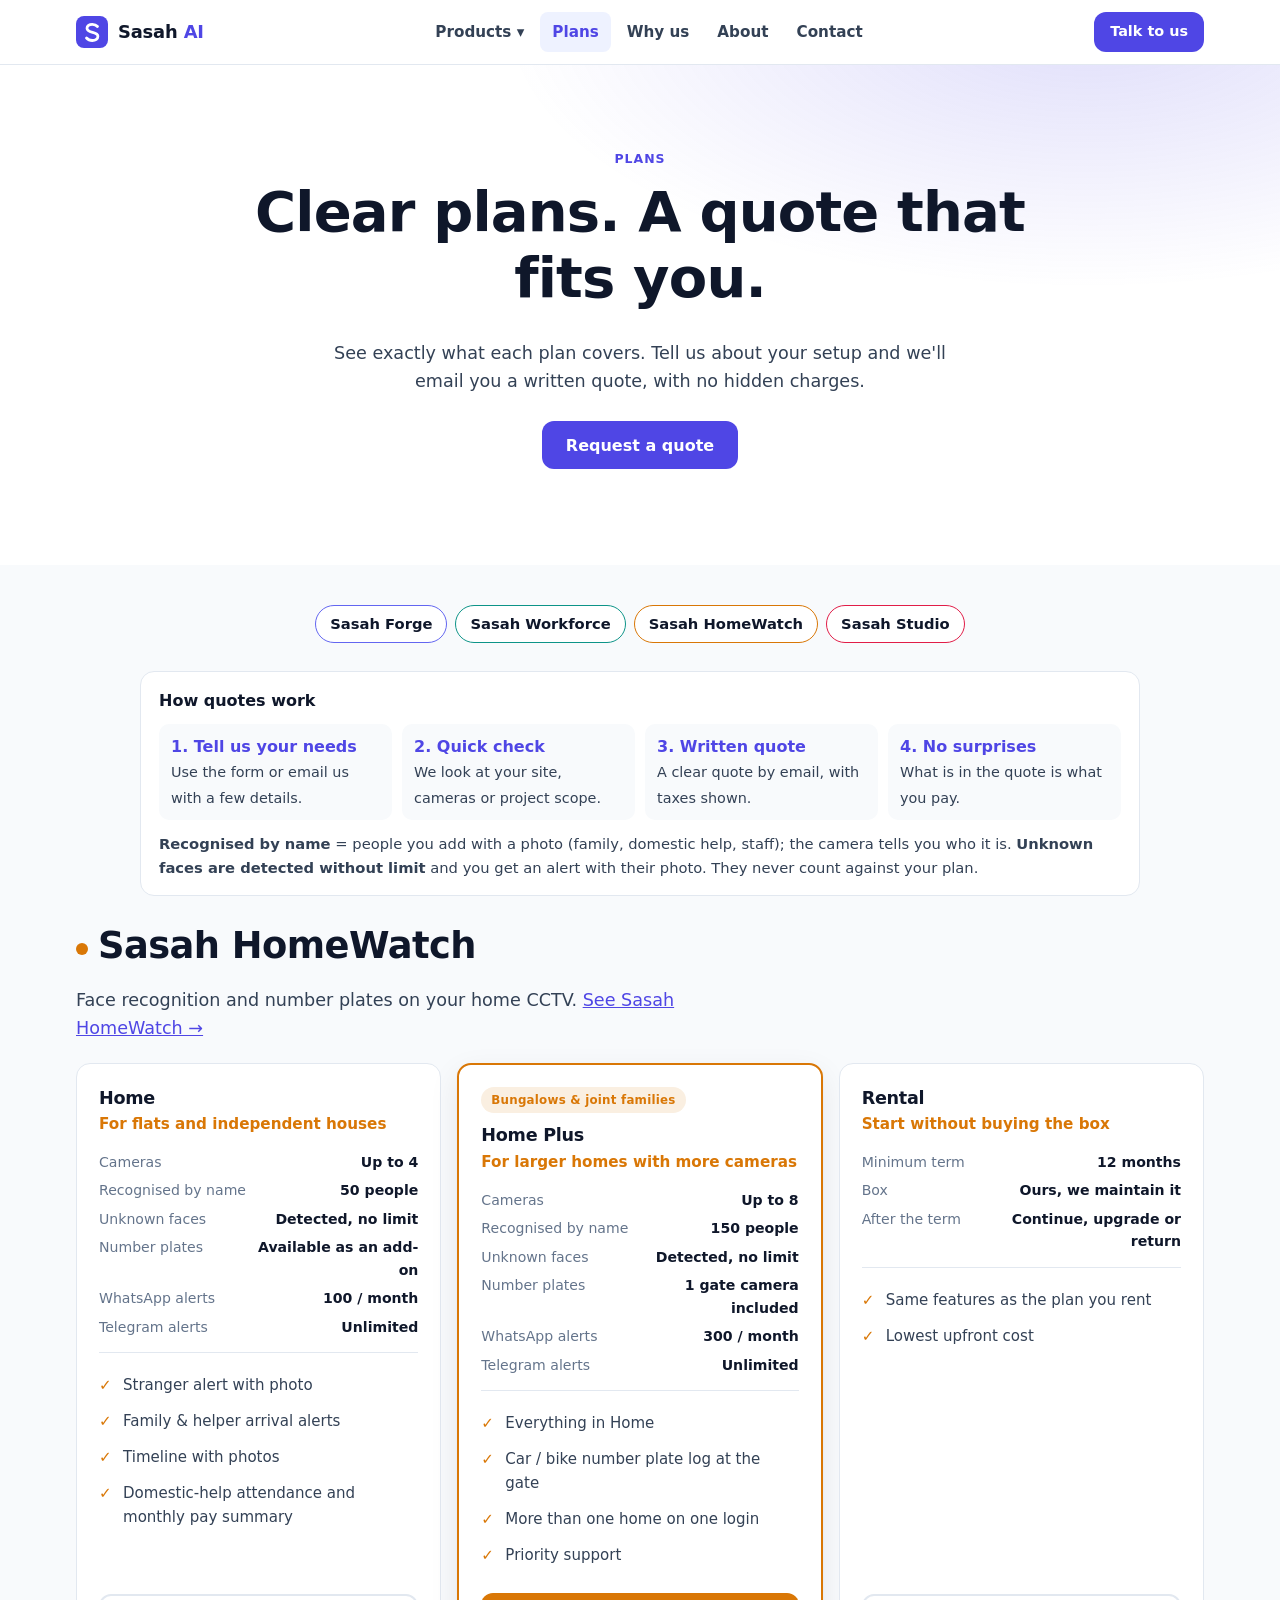
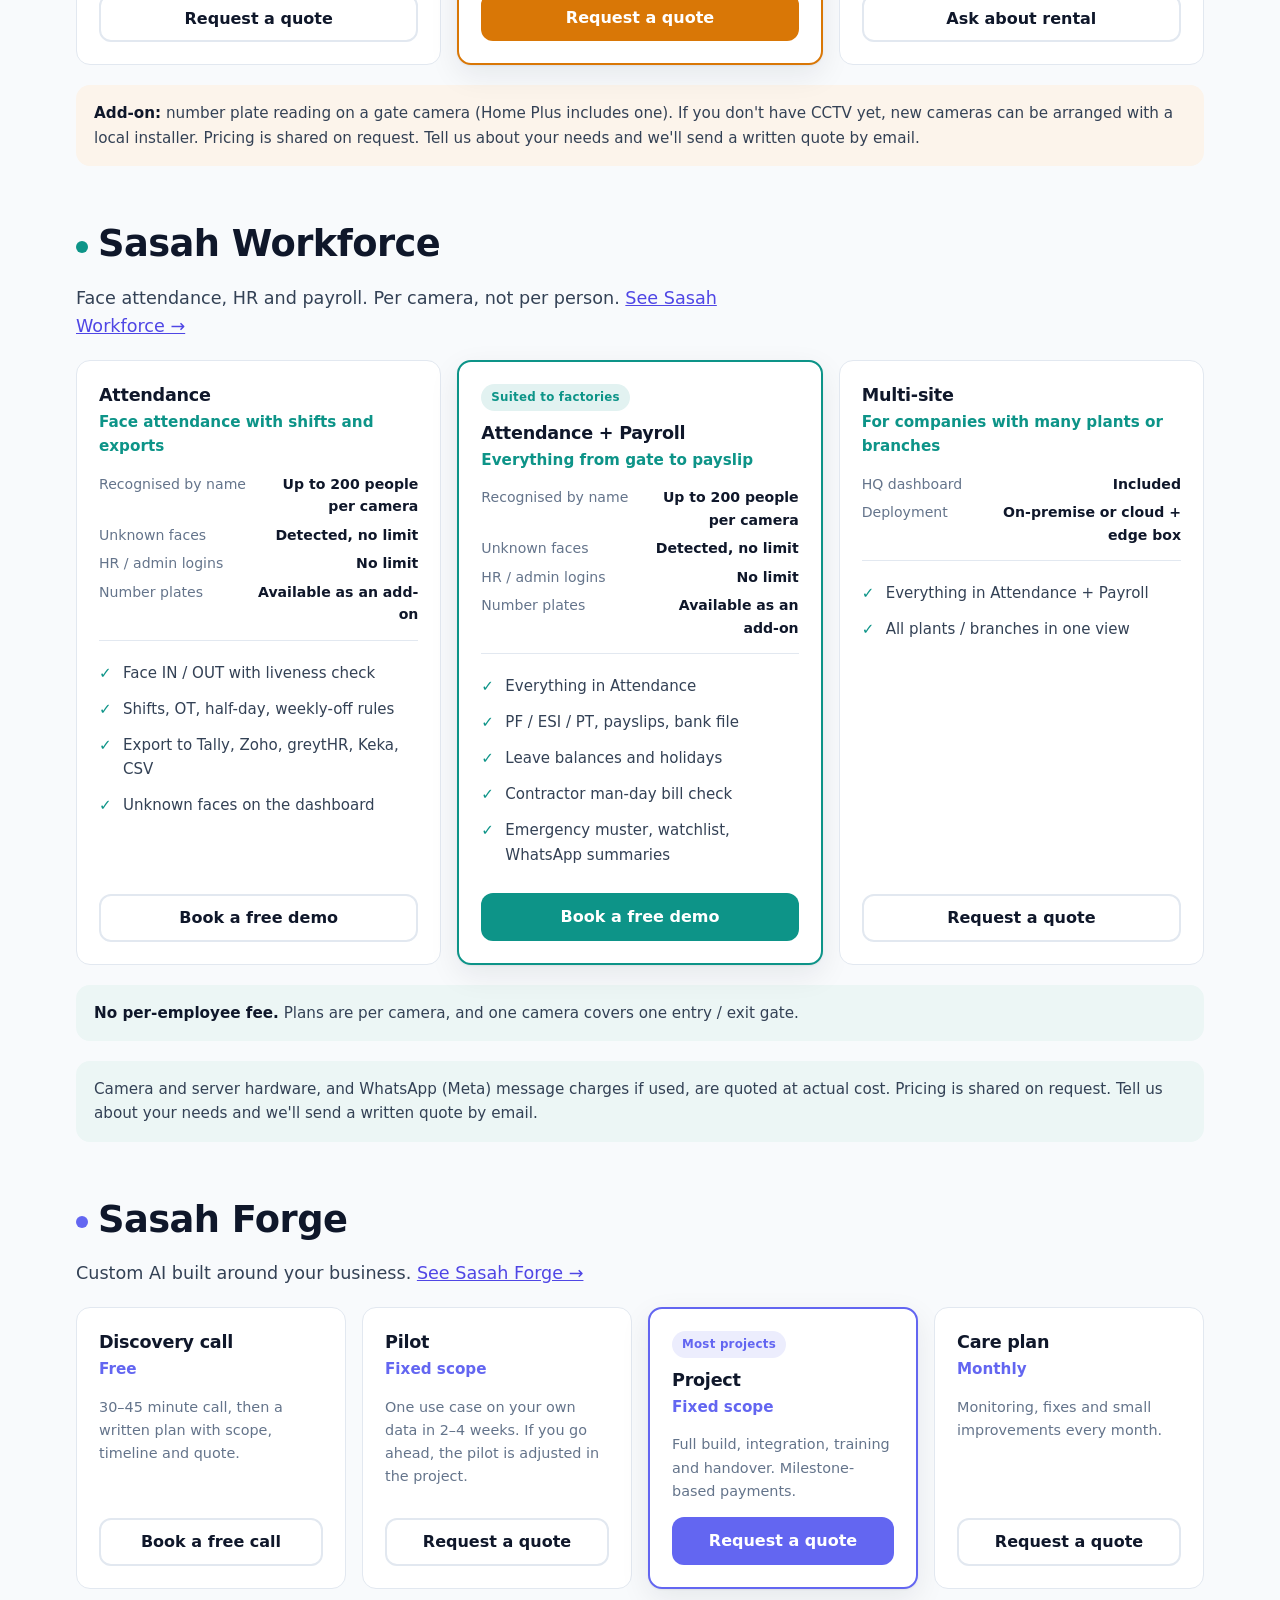
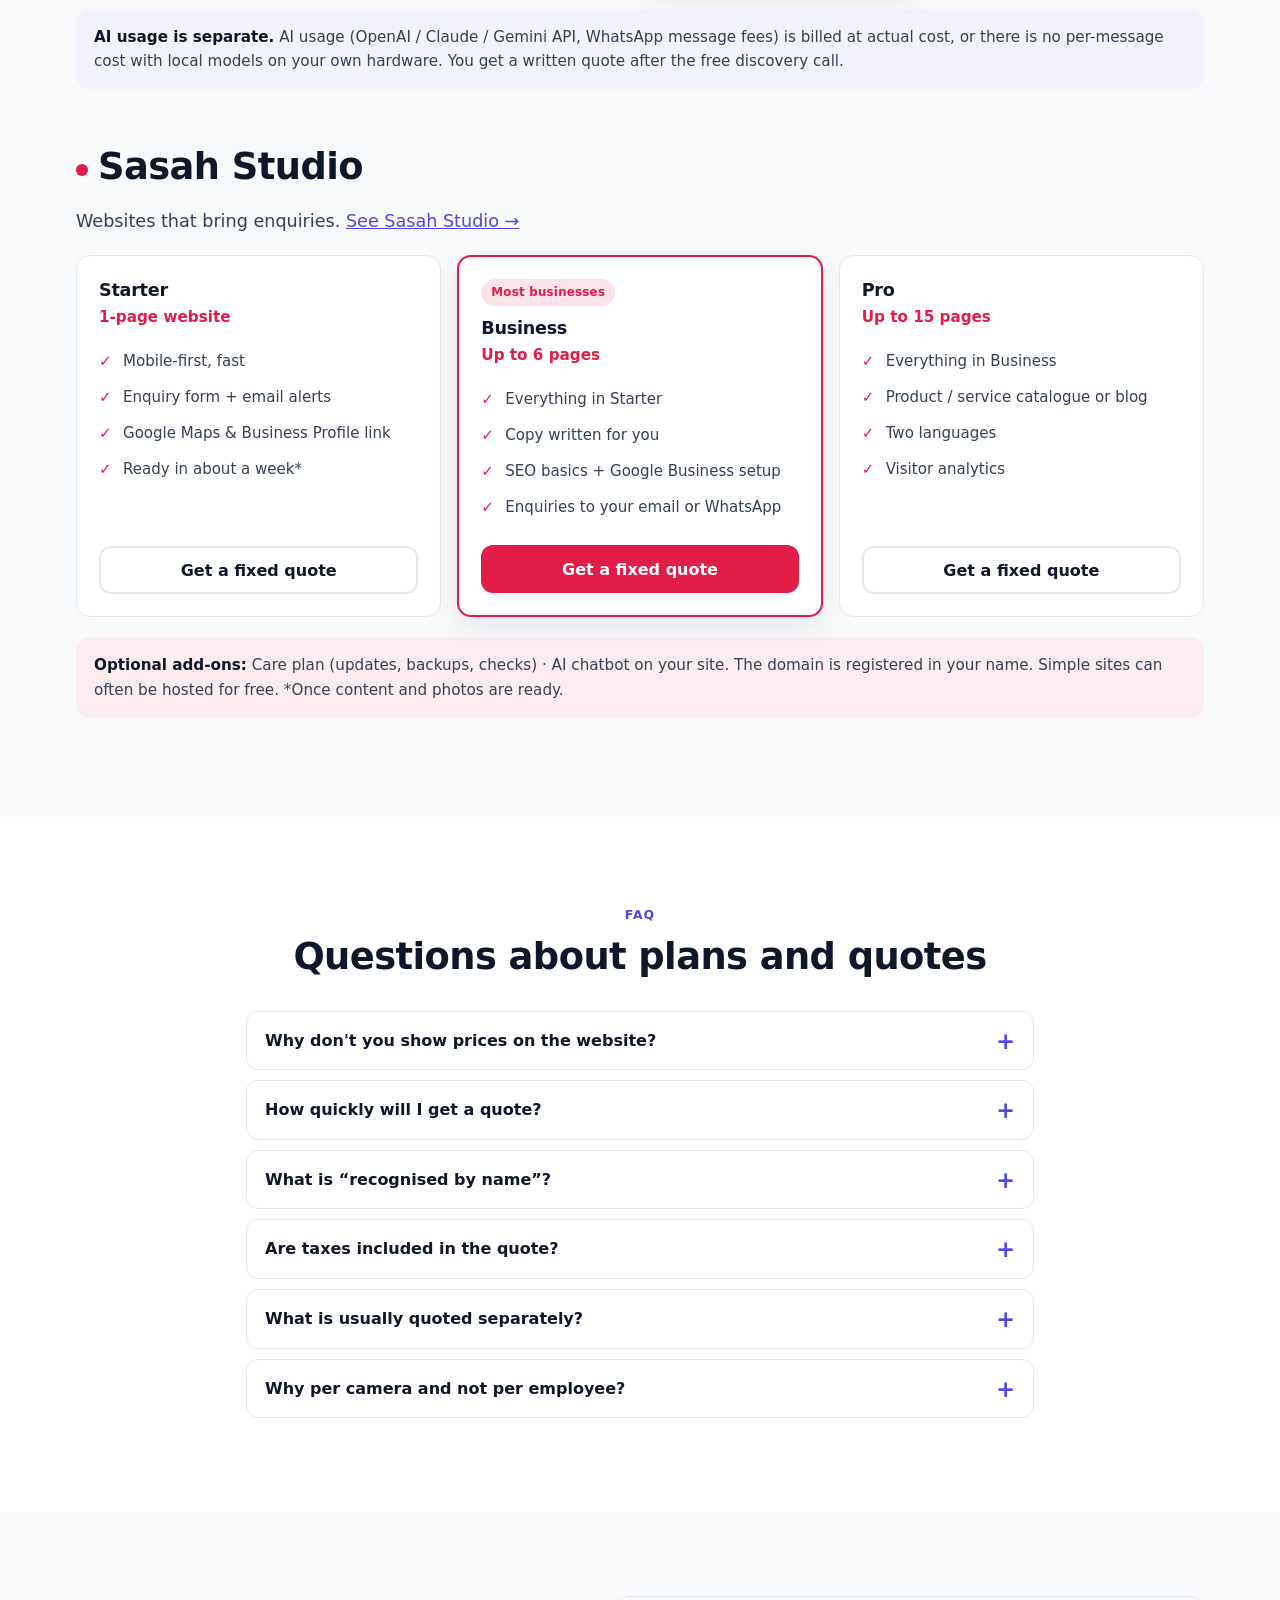
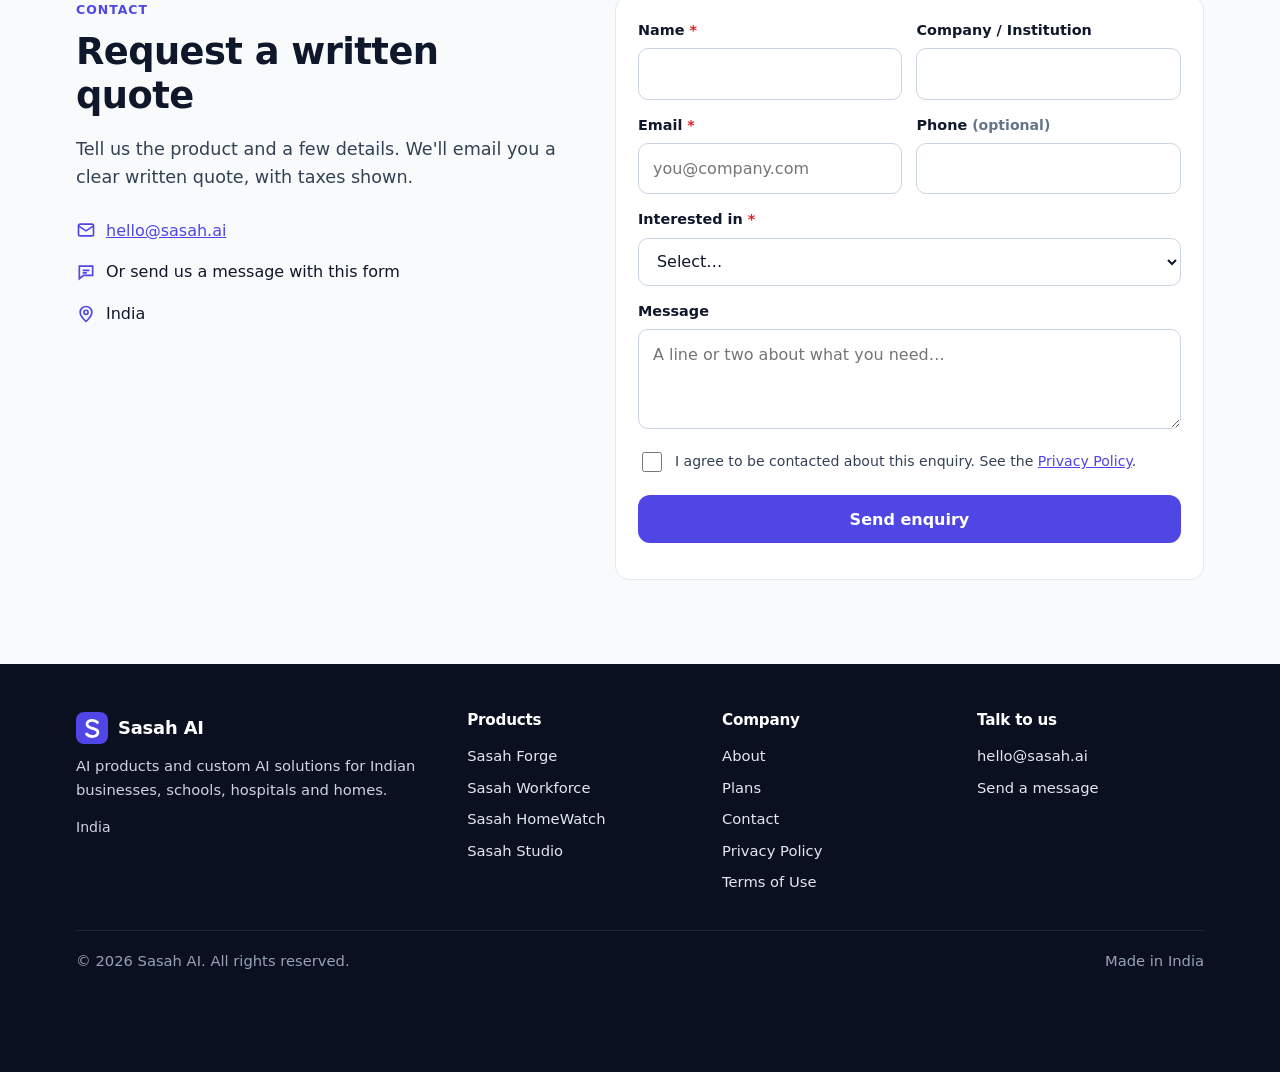
<file: plans/index.html>
<!DOCTYPE html>
<html lang="en">
<head>
<meta charset="utf-8">
<meta name="viewport" content="width=device-width, initial-scale=1">
<title>Plans – Sasah AI: HomeWatch, Workforce, Forge, Studio</title>
<meta name="description" content="Compare Sasah AI plans for HomeWatch, Workforce, Forge and Studio. See what each plan includes and request a written quote by email.">
<link rel="canonical" href="https://sasah.ai/plans/">
<meta name="theme-color" content="#0b1020">
<meta property="og:type" content="website">
<meta property="og:site_name" content="Sasah AI">
<meta property="og:title" content="Plans – Sasah AI: HomeWatch, Workforce, Forge, Studio">
<meta property="og:description" content="Compare Sasah AI plans for HomeWatch, Workforce, Forge and Studio. See what each plan includes and request a written quote by email.">
<meta property="og:url" content="https://sasah.ai/plans/">
<meta property="og:image" content="https://sasah.ai/assets/img/og-home.png">
<meta property="og:locale" content="en_IN">
<meta name="twitter:card" content="summary_large_image">
<link rel="icon" href="../assets/img/favicon.svg" type="image/svg+xml">
<link rel="stylesheet" href="../assets/css/style.css">
<script type="application/ld+json">{"@context": "https://schema.org", "@type": "Organization", "name": "Sasah AI", "url": "https://sasah.ai/", "logo": "https://sasah.ai/assets/img/favicon.svg", "address": {"@type": "PostalAddress", "addressCountry": "IN"}}</script>
<script type="application/ld+json">{"@context": "https://schema.org", "@type": "BreadcrumbList", "itemListElement": [{"@type": "ListItem", "position": 1, "name": "Home", "item": "https://sasah.ai/"}, {"@type": "ListItem", "position": 2, "name": "Plans", "item": "https://sasah.ai/plans/"}]}</script>
<script type="application/ld+json">{"@context": "https://schema.org", "@type": "FAQPage", "mainEntity": [{"@type": "Question", "name": "Why don't you show prices on the website?", "acceptedAnswer": {"@type": "Answer", "text": "Every site is different: the number of cameras, gates, people and the hardware you already have all change the cost. A written quote based on your setup is fairer than a generic price list."}}, {"@type": "Question", "name": "How quickly will I get a quote?", "acceptedAnswer": {"@type": "Answer", "text": "Usually within 1–2 working days of receiving your details. For camera products we may ask a few questions or do a quick site or CCTV check first."}}, {"@type": "Question", "name": "What is “recognised by name”?", "acceptedAnswer": {"@type": "Answer", "text": "People you add with a photo: family, domestic help, employees. The camera tells you who they are. Unknown faces are detected and alerted without any limit, and never count against a plan."}}, {"@type": "Question", "name": "Are taxes included in the quote?", "acceptedAnswer": {"@type": "Answer", "text": "Your quote shows GST separately, so you know exactly what you will pay."}}, {"@type": "Question", "name": "What is usually quoted separately?", "acceptedAnswer": {"@type": "Answer", "text": "New cameras or server hardware (at actual cost), WhatsApp / AI provider charges where used (at actual cost), and the domain for a website (registered in your name)."}}, {"@type": "Question", "name": "Why per camera and not per employee?", "acceptedAnswer": {"@type": "Answer", "text": "So a growing company doesn't pay more each month for every new worker. One camera covers one gate and up to 200 people recognised by name."}}]}</script>
</head>
<body style="--p:var(--brand)">
<a class="skip" href="#main">Skip to content</a>
<header class="top">
  <div class="wrap nav">
    <a class="brand" href="../" aria-label="Sasah AI home"><img src="../assets/img/favicon.svg" alt="" width="32" height="32"><span>Sasah <b>AI</b></span></a>
    <nav class="menu" aria-label="Main">
      <ul>
        <li class="has-dd"><button class="dd" type="button" aria-expanded="false" aria-haspopup="true">Products ▾</button>
          <ul class="dd-panel" style="list-style:none;margin:0"><li><a href="../custom-ai/" style="--c:var(--forge)"><span class="dot" aria-hidden="true"></span><span>Sasah Forge<small>Custom AI solutions</small></span></a></li><li><a href="../workforce/" style="--c:var(--workforce)"><span class="dot" aria-hidden="true"></span><span>Sasah Workforce<small>Face attendance + HR & payroll</small></span></a></li><li><a href="../homewatch/" style="--c:var(--homewatch)"><span class="dot" aria-hidden="true"></span><span>Sasah HomeWatch<small>Face recognition for home CCTV</small></span></a></li><li><a href="../websites/" style="--c:var(--studio)"><span class="dot" aria-hidden="true"></span><span>Sasah Studio<small>Websites</small></span></a></li></ul></li>
        <li><a href="../plans/" aria-current="page">Plans</a></li>
        <li><a href="../#why">Why us</a></li>
        <li><a href="../about/">About</a></li>
        <li><a href="../#contact">Contact</a></li>
      </ul>
    </nav>
    <div class="nav-right">
      <a class="btn btn-primary nav-cta" href="#contact">Talk to us</a>
      <button class="burger" type="button" aria-label="Menu" aria-expanded="false" aria-controls="drawer"><svg viewBox="0 0 24 24" fill="none" stroke="currentColor" stroke-width="2" stroke-linecap="round"><path d="M4 7h16M4 12h16M4 17h16"/></svg></button>
    </div>
  </div>
  <div class="drawer" id="drawer">
    <ul><li><a href="../custom-ai/" style="--c:var(--forge)"><span class="dot" aria-hidden="true"></span>Sasah Forge <span class="muted small">· Custom AI solutions</span></a></li><li><a href="../workforce/" style="--c:var(--workforce)"><span class="dot" aria-hidden="true"></span>Sasah Workforce <span class="muted small">· Face attendance + HR & payroll</span></a></li><li><a href="../homewatch/" style="--c:var(--homewatch)"><span class="dot" aria-hidden="true"></span>Sasah HomeWatch <span class="muted small">· Face recognition for home CCTV</span></a></li><li><a href="../websites/" style="--c:var(--studio)"><span class="dot" aria-hidden="true"></span>Sasah Studio <span class="muted small">· Websites</span></a></li>
      <li><a href="../plans/">Plans</a></li>
      <li><a href="../about/">About us</a></li>
      <li><a href="../#why">Why Sasah AI</a></li>
      <li><a href="#contact">Contact</a></li>
      <li><a class="btn btn-primary" href="#contact">Talk to us</a></li>
    </ul>
  </div>
</header>
<main id="main">

<section class="hero" id="top">
  <div class="wrap narrow center">
    <span class="eyebrow">Plans</span>
    <h1>Clear plans. A quote that fits you.</h1>
    <p class="lead">See exactly what each plan covers. Tell us about your setup and we'll email you a written quote, with no hidden charges.</p>
    <div class="btn-row" style="justify-content:center"><a class="btn btn-primary" href="#contact">Request a quote</a></div>
  </div>
</section>
<section class="alt" style="padding-top:40px">
  <div class="wrap">
    <nav class="price-jump" aria-label="Jump to product"><a href="#custom-ai" style="border-color:var(--forge)">Sasah Forge</a><a href="#workforce" style="border-color:var(--workforce)">Sasah Workforce</a><a href="#homewatch" style="border-color:var(--homewatch)">Sasah HomeWatch</a><a href="#websites" style="border-color:var(--studio)">Sasah Studio</a></nav>
    <div class="how-read" role="note" aria-label="How quotes work">
  <p class="how-title">How quotes work</p>
  <div class="how-grid">
    <div><strong>1. Tell us your needs</strong><span>Use the form or email us with a few details.</span></div>
    <div><strong>2. Quick check</strong><span>We look at your site, cameras or project scope.</span></div>
    <div><strong>3. Written quote</strong><span>A clear quote by email, with taxes shown.</span></div>
    <div><strong>4. No surprises</strong><span>What is in the quote is what you pay.</span></div>
  </div>
  <p class="how-extra"><strong>Recognised by name</strong> = people you add with a photo (family, domestic help, staff); the camera tells you who it is. <strong>Unknown faces are detected without limit</strong> and you get an alert with their photo. They never count against your plan.</p>
</div>
    <div class="price-block" id="homewatch" style="--c:var(--homewatch);--p:var(--homewatch)">
  <h2><span class="dot" aria-hidden="true"></span>Sasah HomeWatch</h2>
  <p class="lead" style="margin-bottom:20px">Face recognition and number plates on your home CCTV. <a href="../homewatch/">See Sasah HomeWatch →</a></p>
  <div class="grid g3 prices"><div class="card price">
  <h3>Home</h3>
  <p class="plan-sub">For flats and independent houses</p>
  <dl class="facts"><dt>Cameras</dt><dd>Up to 4</dd><dt>Recognised by name</dt><dd>50 people</dd><dt>Unknown faces</dt><dd>Detected, no limit</dd><dt>Number plates</dt><dd>Available as an add-on</dd><dt>WhatsApp alerts</dt><dd>100 / month</dd><dt>Telegram alerts</dt><dd>Unlimited</dd></dl><ul><li>Stranger alert with photo</li><li>Family &amp; helper arrival alerts</li><li>Timeline with photos</li><li>Domestic-help attendance and monthly pay summary</li></ul>
  <a class="btn btn-ghost" href="#contact">Request a quote</a>
</div><div class="card price featured">
  <span class="badge">Bungalows &amp; joint families</span><h3>Home Plus</h3>
  <p class="plan-sub">For larger homes with more cameras</p>
  <dl class="facts"><dt>Cameras</dt><dd>Up to 8</dd><dt>Recognised by name</dt><dd>150 people</dd><dt>Unknown faces</dt><dd>Detected, no limit</dd><dt>Number plates</dt><dd>1 gate camera included</dd><dt>WhatsApp alerts</dt><dd>300 / month</dd><dt>Telegram alerts</dt><dd>Unlimited</dd></dl><ul><li>Everything in Home</li><li>Car / bike number plate log at the gate</li><li>More than one home on one login</li><li>Priority support</li></ul>
  <a class="btn btn-primary" href="#contact">Request a quote</a>
</div><div class="card price">
  <h3>Rental</h3>
  <p class="plan-sub">Start without buying the box</p>
  <dl class="facts"><dt>Minimum term</dt><dd>12 months</dd><dt>Box</dt><dd>Ours, we maintain it</dd><dt>After the term</dt><dd>Continue, upgrade or return</dd></dl><ul><li>Same features as the plan you rent</li><li>Lowest upfront cost</li></ul>
  <a class="btn btn-ghost" href="#contact">Ask about rental</a>
</div></div>
  
<p class="note"><strong>Add-on:</strong> number plate reading on a gate camera (Home Plus includes one).
If you don't have CCTV yet, new cameras can be arranged with a local installer. Pricing is shared on request. Tell us about your needs and we'll send a written quote by email.</p>
</div>
    <div class="price-block" id="workforce" style="--c:var(--workforce);--p:var(--workforce)">
  <h2><span class="dot" aria-hidden="true"></span>Sasah Workforce</h2>
  <p class="lead" style="margin-bottom:20px">Face attendance, HR and payroll. Per camera, not per person. <a href="../workforce/">See Sasah Workforce →</a></p>
  <div class="grid g3 prices"><div class="card price">
  <h3>Attendance</h3>
  <p class="plan-sub">Face attendance with shifts and exports</p>
  <dl class="facts"><dt>Recognised by name</dt><dd>Up to 200 people per camera</dd><dt>Unknown faces</dt><dd>Detected, no limit</dd><dt>HR / admin logins</dt><dd>No limit</dd><dt>Number plates</dt><dd>Available as an add-on</dd></dl><ul><li>Face IN / OUT with liveness check</li><li>Shifts, OT, half-day, weekly-off rules</li><li>Export to Tally, Zoho, greytHR, Keka, CSV</li><li>Unknown faces on the dashboard</li></ul>
  <a class="btn btn-ghost" href="#contact">Book a free demo</a>
</div><div class="card price featured">
  <span class="badge">Suited to factories</span><h3>Attendance + Payroll</h3>
  <p class="plan-sub">Everything from gate to payslip</p>
  <dl class="facts"><dt>Recognised by name</dt><dd>Up to 200 people per camera</dd><dt>Unknown faces</dt><dd>Detected, no limit</dd><dt>HR / admin logins</dt><dd>No limit</dd><dt>Number plates</dt><dd>Available as an add-on</dd></dl><ul><li>Everything in Attendance</li><li>PF / ESI / PT, payslips, bank file</li><li>Leave balances and holidays</li><li>Contractor man-day bill check</li><li>Emergency muster, watchlist, WhatsApp summaries</li></ul>
  <a class="btn btn-primary" href="#contact">Book a free demo</a>
</div><div class="card price">
  <h3>Multi-site</h3>
  <p class="plan-sub">For companies with many plants or branches</p>
  <dl class="facts"><dt>HQ dashboard</dt><dd>Included</dd><dt>Deployment</dt><dd>On-premise or cloud + edge box</dd></dl><ul><li>Everything in Attendance + Payroll</li><li>All plants / branches in one view</li></ul>
  <a class="btn btn-ghost" href="#contact">Request a quote</a>
</div></div>
  <p class="note"><strong>No per-employee fee.</strong> Plans are per camera, and one camera covers one entry / exit gate.</p>
<p class="note">Camera and server hardware, and WhatsApp (Meta) message charges if used, are quoted at actual cost. Pricing is shared on request. Tell us about your needs and we'll send a written quote by email.</p>
</div>
    <div class="price-block" id="custom-ai" style="--c:var(--forge);--p:var(--forge)">
  <h2><span class="dot" aria-hidden="true"></span>Sasah Forge</h2>
  <p class="lead" style="margin-bottom:20px">Custom AI built around your business. <a href="../custom-ai/">See Sasah Forge →</a></p>
  <div class="grid g4 prices"><div class="card price">
  <h3>Discovery call</h3>
  <p class="plan-sub">Free</p>
  <p class="setup">30–45 minute call, then a written plan with scope, timeline and quote.</p>
  <a class="btn btn-ghost" href="#contact">Book a free call</a>
</div><div class="card price">
  <h3>Pilot</h3>
  <p class="plan-sub">Fixed scope</p>
  <p class="setup">One use case on your own data in 2–4 weeks. If you go ahead, the pilot is adjusted in the project.</p>
  <a class="btn btn-ghost" href="#contact">Request a quote</a>
</div><div class="card price featured">
  <span class="badge">Most projects</span><h3>Project</h3>
  <p class="plan-sub">Fixed scope</p>
  <p class="setup">Full build, integration, training and handover. Milestone-based payments.</p>
  <a class="btn btn-primary" href="#contact">Request a quote</a>
</div><div class="card price">
  <h3>Care plan</h3>
  <p class="plan-sub">Monthly</p>
  <p class="setup">Monitoring, fixes and small improvements every month.</p>
  <a class="btn btn-ghost" href="#contact">Request a quote</a>
</div></div>
  <p class="note"><strong>AI usage is separate.</strong> AI usage (OpenAI / Claude / Gemini API, WhatsApp message fees) is billed at actual cost, or there is no per-message cost with local models on your own hardware. You get a written quote after the free discovery call.</p>
</div>
    <div class="price-block" id="websites" style="--c:var(--studio);--p:var(--studio)">
  <h2><span class="dot" aria-hidden="true"></span>Sasah Studio</h2>
  <p class="lead" style="margin-bottom:20px">Websites that bring enquiries. <a href="../websites/">See Sasah Studio →</a></p>
  <div class="grid g3 prices"><div class="card price">
  <h3>Starter</h3>
  <p class="plan-sub">1-page website</p>
  <ul><li>Mobile-first, fast</li><li>Enquiry form + email alerts</li><li>Google Maps &amp; Business Profile link</li><li>Ready in about a week*</li></ul>
  <a class="btn btn-ghost" href="#contact">Get a fixed quote</a>
</div><div class="card price featured">
  <span class="badge">Most businesses</span><h3>Business</h3>
  <p class="plan-sub">Up to 6 pages</p>
  <ul><li>Everything in Starter</li><li>Copy written for you</li><li>SEO basics + Google Business setup</li><li>Enquiries to your email or WhatsApp</li></ul>
  <a class="btn btn-primary" href="#contact">Get a fixed quote</a>
</div><div class="card price">
  <h3>Pro</h3>
  <p class="plan-sub">Up to 15 pages</p>
  <ul><li>Everything in Business</li><li>Product / service catalogue or blog</li><li>Two languages</li><li>Visitor analytics</li></ul>
  <a class="btn btn-ghost" href="#contact">Get a fixed quote</a>
</div></div>
  <p class="note"><strong>Optional add-ons:</strong> Care plan (updates, backups, checks) · AI chatbot on your site. The domain is registered in your name. Simple sites can often be hosted for free. *Once content and photos are ready.</p>
</div>
  </div>
</section>
<section class="faq" aria-labelledby="faq-h">
  <div class="wrap narrow">
    <div class="section-head center"><span class="eyebrow">FAQ</span><h2 id="faq-h">Questions about plans and quotes</h2></div>
    <details><summary>Why don't you show prices on the website?</summary><p>Every site is different: the number of cameras, gates, people and the hardware you already have all change the cost. A written quote based on your setup is fairer than a generic price list.</p></details>
<details><summary>How quickly will I get a quote?</summary><p>Usually within 1–2 working days of receiving your details. For camera products we may ask a few questions or do a quick site or CCTV check first.</p></details>
<details><summary>What is “recognised by name”?</summary><p>People you add with a photo: family, domestic help, employees. The camera tells you who they are. Unknown faces are detected and alerted without any limit, and never count against a plan.</p></details>
<details><summary>Are taxes included in the quote?</summary><p>Your quote shows GST separately, so you know exactly what you will pay.</p></details>
<details><summary>What is usually quoted separately?</summary><p>New cameras or server hardware (at actual cost), WhatsApp / AI provider charges where used (at actual cost), and the domain for a website (registered in your name).</p></details>
<details><summary>Why per camera and not per employee?</summary><p>So a growing company doesn't pay more each month for every new worker. One camera covers one gate and up to 200 people recognised by name.</p></details>
  </div>
</section>
<section id="contact" class="alt" aria-labelledby="contact-h">
  <div class="wrap form-wrap">
    <div>
      <span class="eyebrow">Contact</span>
      <h2 id="contact-h">Request a written quote</h2>
      <p class="lead">Tell us the product and a few details. We'll email you a clear written quote, with taxes shown.</p>
      <ul class="contact-list">
        <li><svg viewBox="0 0 24 24" fill="none" stroke="currentColor" stroke-width="2" aria-hidden="true"><rect x="3" y="5" width="18" height="14" rx="2"/><path d="M3 7l9 6 9-6"/></svg><a data-c="email" href="#">Email us</a></li>
        <li><svg viewBox="0 0 24 24" fill="none" stroke="currentColor" stroke-width="2" aria-hidden="true"><path d="M4 5h16v11H9l-5 4z"/><path d="M8 10h8M8 13h5"/></svg><span>Or send us a message with this form</span></li>
        <li hidden data-show="wa"><svg viewBox="0 0 24 24" fill="currentColor" aria-hidden="true"><path d="M12 2a10 10 0 0 0-8.6 15.1L2 22l5-1.3A10 10 0 1 0 12 2zm5.3 14.1c-.2.6-1.3 1.2-1.8 1.2-.5.1-1 .2-3.3-.7-2.8-1.1-4.5-3.9-4.7-4.1-.1-.2-1.1-1.5-1.1-2.8s.7-2 1-2.3c.2-.3.5-.3.7-.3h.5c.2 0 .4 0 .6.5l.8 2c.1.2.1.4 0 .5l-.4.6-.4.4c-.1.2-.3.3-.1.6.2.3.8 1.3 1.7 2.1 1.2 1 2.1 1.3 2.4 1.5.3.1.5.1.6-.1l.9-1c.2-.3.4-.2.7-.1l1.9.9c.3.1.5.2.5.3.1.2.1.7-.1 1.3z"/></svg><a data-wa="Hi Sasah AI" href="#" target="_blank" rel="noopener">WhatsApp us</a></li>
        <li hidden data-show="phone"><svg viewBox="0 0 24 24" fill="none" stroke="currentColor" stroke-width="2" aria-hidden="true"><path d="M5 4h4l2 5-2.5 1.5a11 11 0 0 0 5 5L15 13l5 2v4a2 2 0 0 1-2 2A16 16 0 0 1 3 6a2 2 0 0 1 2-2"/></svg><a data-c="phone" href="#">Call us</a></li>
        <li><svg viewBox="0 0 24 24" fill="none" stroke="currentColor" stroke-width="2" aria-hidden="true"><path d="M12 21s-7-6.2-7-11a7 7 0 0 1 14 0c0 4.8-7 11-7 11z"/><circle cx="12" cy="10" r="2.5"/></svg><span data-c="city">India</span></li>
      </ul>
    </div>
    <form class="card" data-enquiry novalidate>
      <div class="row two">
        <div><label for="f-name">Name <span class="req">*</span></label><input id="f-name" name="name" autocomplete="name" required></div>
        <div><label for="f-company">Company / Institution</label><input id="f-company" name="company" autocomplete="organization"></div>
      </div>
      <div class="row two">
        <div><label for="f-email">Email <span class="req">*</span></label><input id="f-email" name="email" type="email" autocomplete="email" placeholder="you@company.com" required></div>
        <div><label for="f-phone">Phone <span class="muted small">(optional)</span></label><input id="f-phone" name="phone" type="tel" inputmode="tel" autocomplete="tel" pattern="[0-9+\s\-]{10,15}"></div>
      </div>
      <div class="row">
        <div><label for="f-product">Interested in <span class="req">*</span></label><select id="f-product" name="interested_in" required><option value="">Select…</option><option>Sasah Forge — Custom AI</option><option>Sasah Workforce — Attendance & payroll</option><option>Sasah HomeWatch — Home CCTV</option><option>Sasah Studio — Website</option><option>Not sure yet</option></select></div>
      </div>
      
      <div class="row">
        <div><label for="f-msg">Message</label><textarea id="f-msg" name="message" placeholder="A line or two about what you need…"></textarea></div>
      </div>
      <label class="hp" aria-hidden="true">Leave empty <input name="_gotcha" tabindex="-1" autocomplete="off"></label>
      <div class="row">
        <label class="check"><input type="checkbox" name="consent" required> <span>I agree to be contacted about this enquiry. See the <a href="../privacy/">Privacy Policy</a>.</span></label>
        <button class="btn btn-primary" type="submit">Send enquiry</button>
      </div>
      <p class="status" role="status" aria-live="polite"></p>
    </form>
  </div>
</section>

</main>
<footer>
  <div class="wrap">
    <div class="foot-grid">
      <div>
        <a class="brand" href="../"><img src="../assets/img/favicon.svg" alt="" width="32" height="32">Sasah AI</a>
        <p>AI products and custom AI solutions for Indian businesses, schools, hospitals and homes.</p>
        <p class="small"><span data-c="city">India</span></p>
      </div>
      <div><h3>Products</h3><ul><li><a href="../custom-ai/">Sasah Forge</a></li><li><a href="../workforce/">Sasah Workforce</a></li><li><a href="../homewatch/">Sasah HomeWatch</a></li><li><a href="../websites/">Sasah Studio</a></li></ul></div>
      <div><h3>Company</h3><ul>
        <li><a href="../about/">About</a></li>
        <li><a href="../plans/">Plans</a></li>
        <li><a href="../#contact">Contact</a></li>
        <li><a href="../privacy/">Privacy Policy</a></li>
        <li><a href="../terms/">Terms of Use</a></li>
      </ul></div>
      <div><h3>Talk to us</h3><ul>
        <li><a data-c="email" href="#">Email us</a></li>
        <li><a href="../#contact">Send a message</a></li>
        <li hidden data-show="wa"><a data-wa="Hi Sasah AI" href="#" target="_blank" rel="noopener">WhatsApp</a></li>
        <li hidden data-show="phone"><a data-c="phone" href="#">Call us</a></li>
      </ul></div>
    </div>
    <div class="copy"><span>© <span data-year>2026</span> Sasah AI. All rights reserved.</span><span>Made in India</span></div>
  </div>
</footer>
<a class="wa-float" hidden data-show="wa" data-wa="Hi Sasah AI, I have a question." href="#" target="_blank" rel="noopener" aria-label="Chat with us on WhatsApp"><span style="color:#fff;display:grid"><svg viewBox="0 0 24 24" aria-hidden="true" fill="#fff"><path d="M12 2a10 10 0 0 0-8.6 15.1L2 22l5-1.3A10 10 0 1 0 12 2zm5.3 14.1c-.2.6-1.3 1.2-1.8 1.2-.5.1-1 .2-3.3-.7-2.8-1.1-4.5-3.9-4.7-4.1-.1-.2-1.1-1.5-1.1-2.8s.7-2 1-2.3c.2-.3.5-.3.7-.3h.5c.2 0 .4 0 .6.5l.8 2c.1.2.1.4 0 .5l-.4.6-.4.4c-.1.2-.3.3-.1.6.2.3.8 1.3 1.7 2.1 1.2 1 2.1 1.3 2.4 1.5.3.1.5.1.6-.1l.9-1c.2-.3.4-.2.7-.1l1.9.9c.3.1.5.2.5.3.1.2.1.7-.1 1.3z"/></svg></span></a>
<script src="../assets/js/config.js"></script>
<script src="../assets/js/main.js" defer></script>
</body>
</html>
</file>
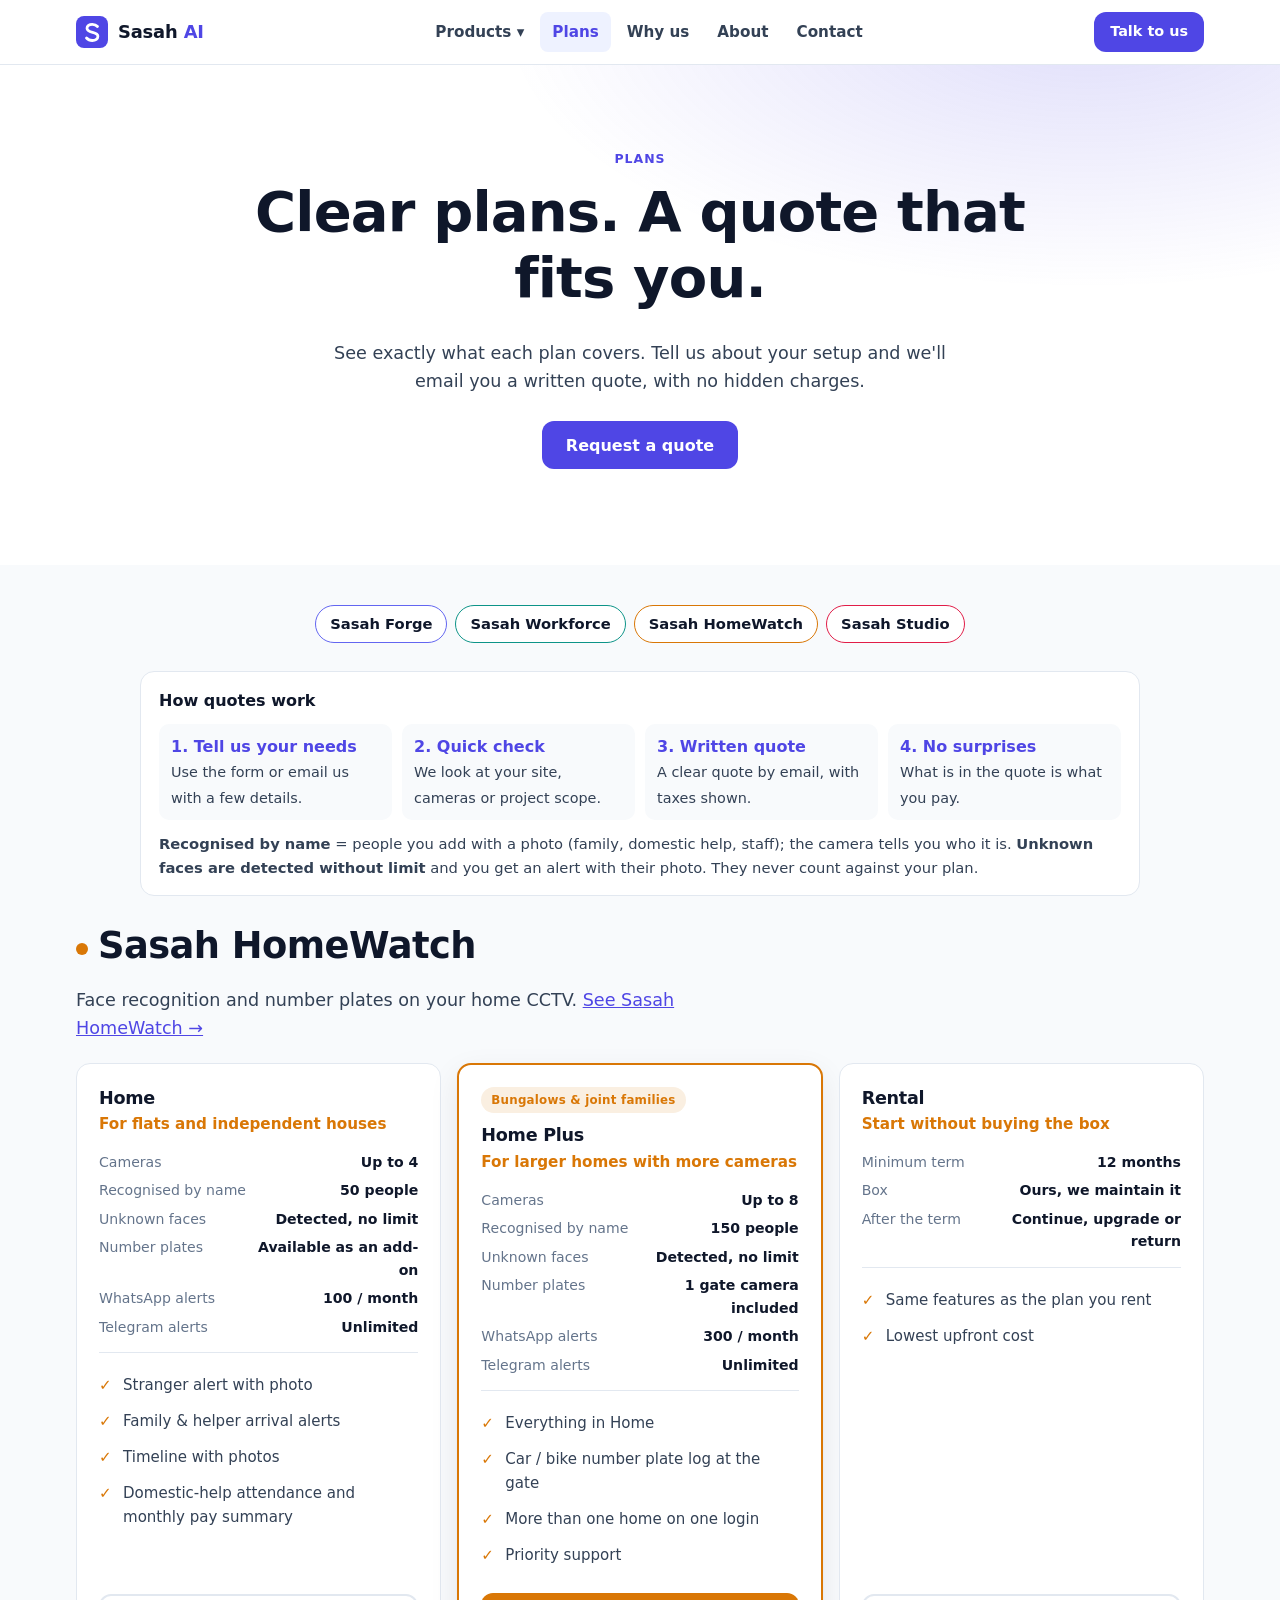
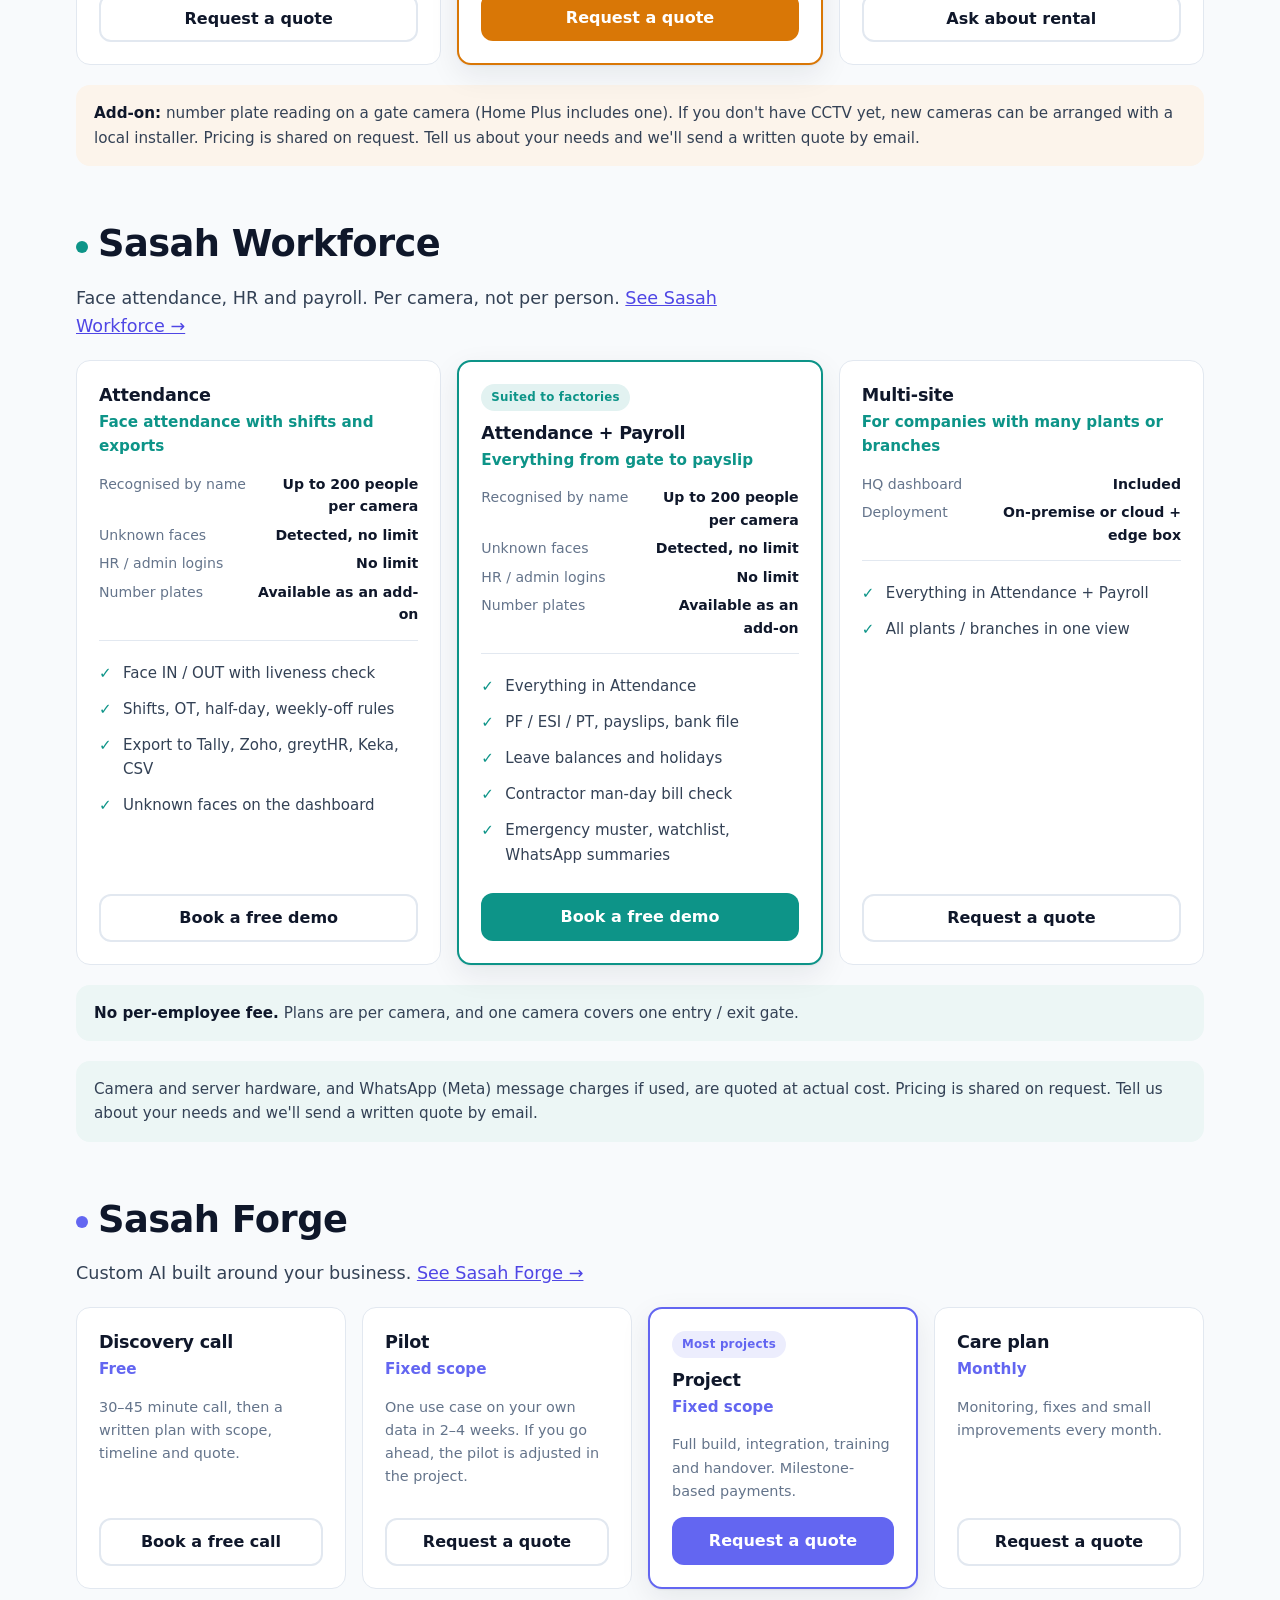
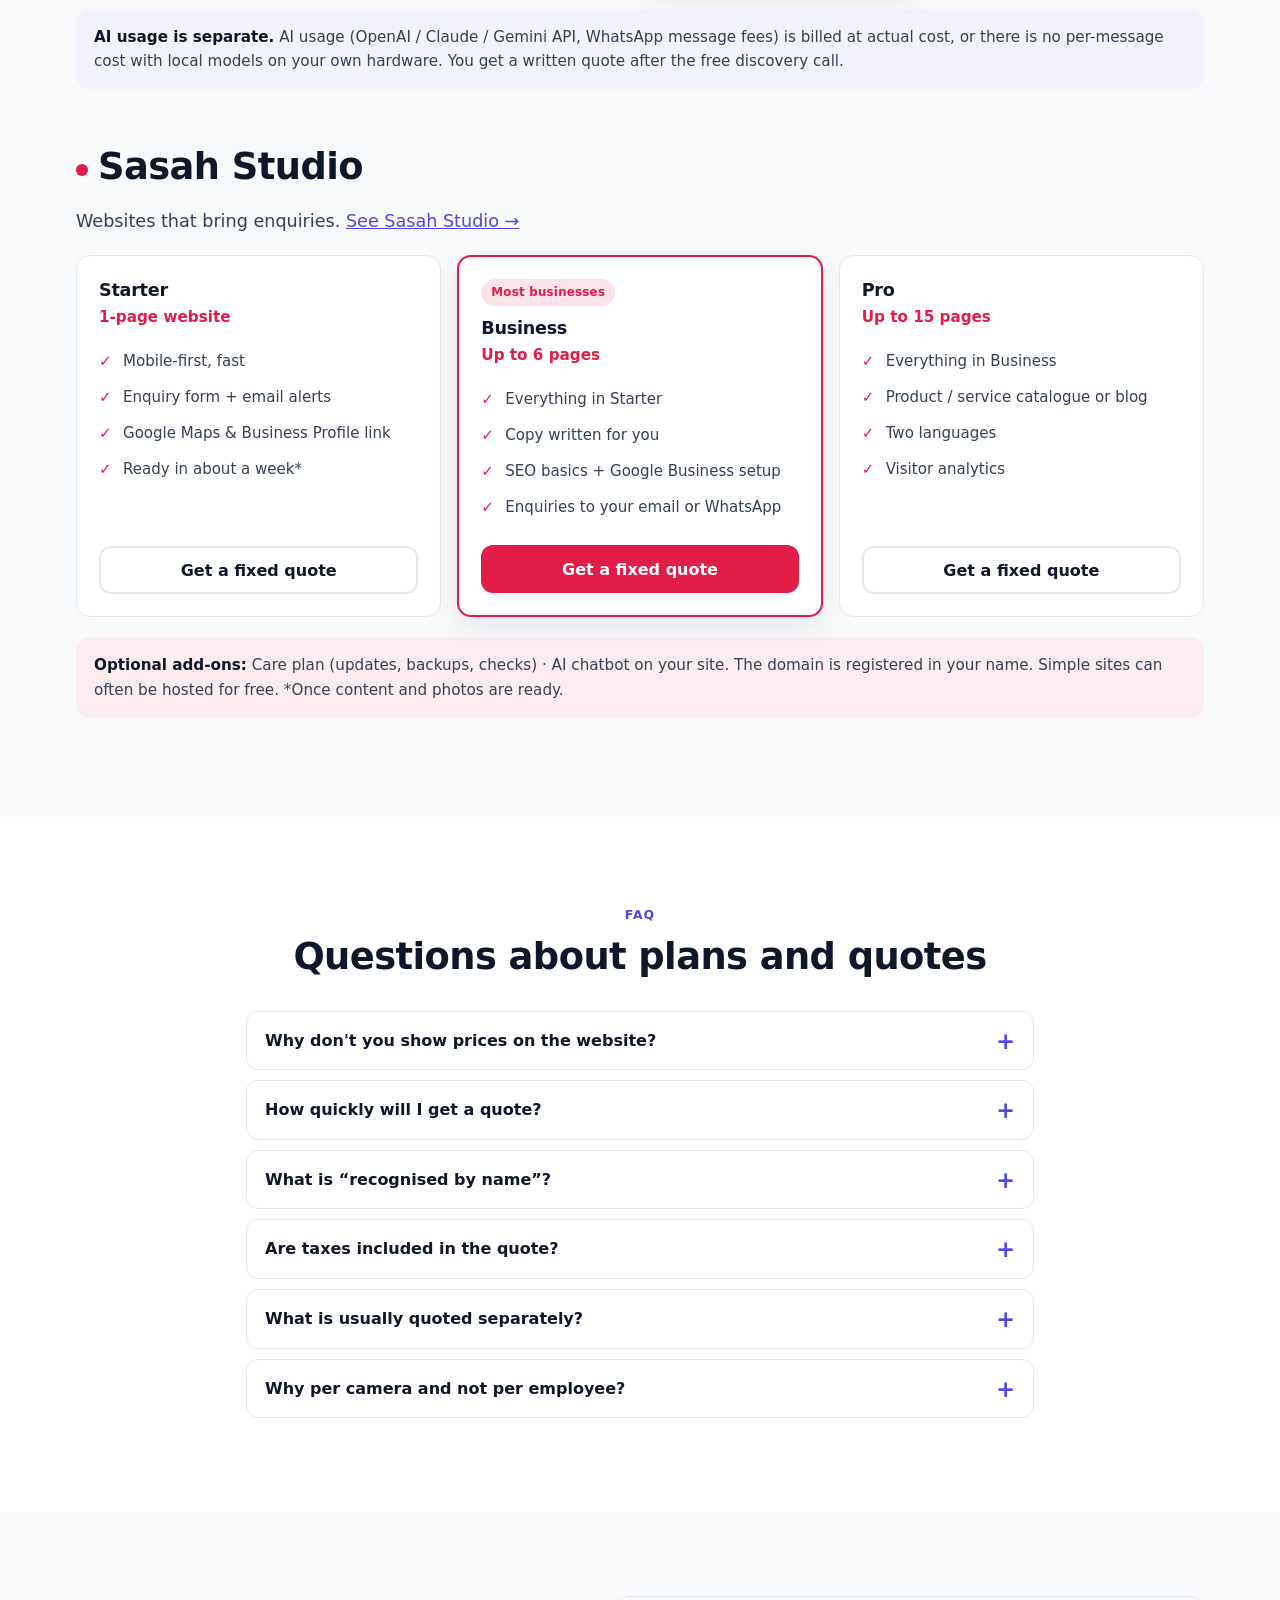
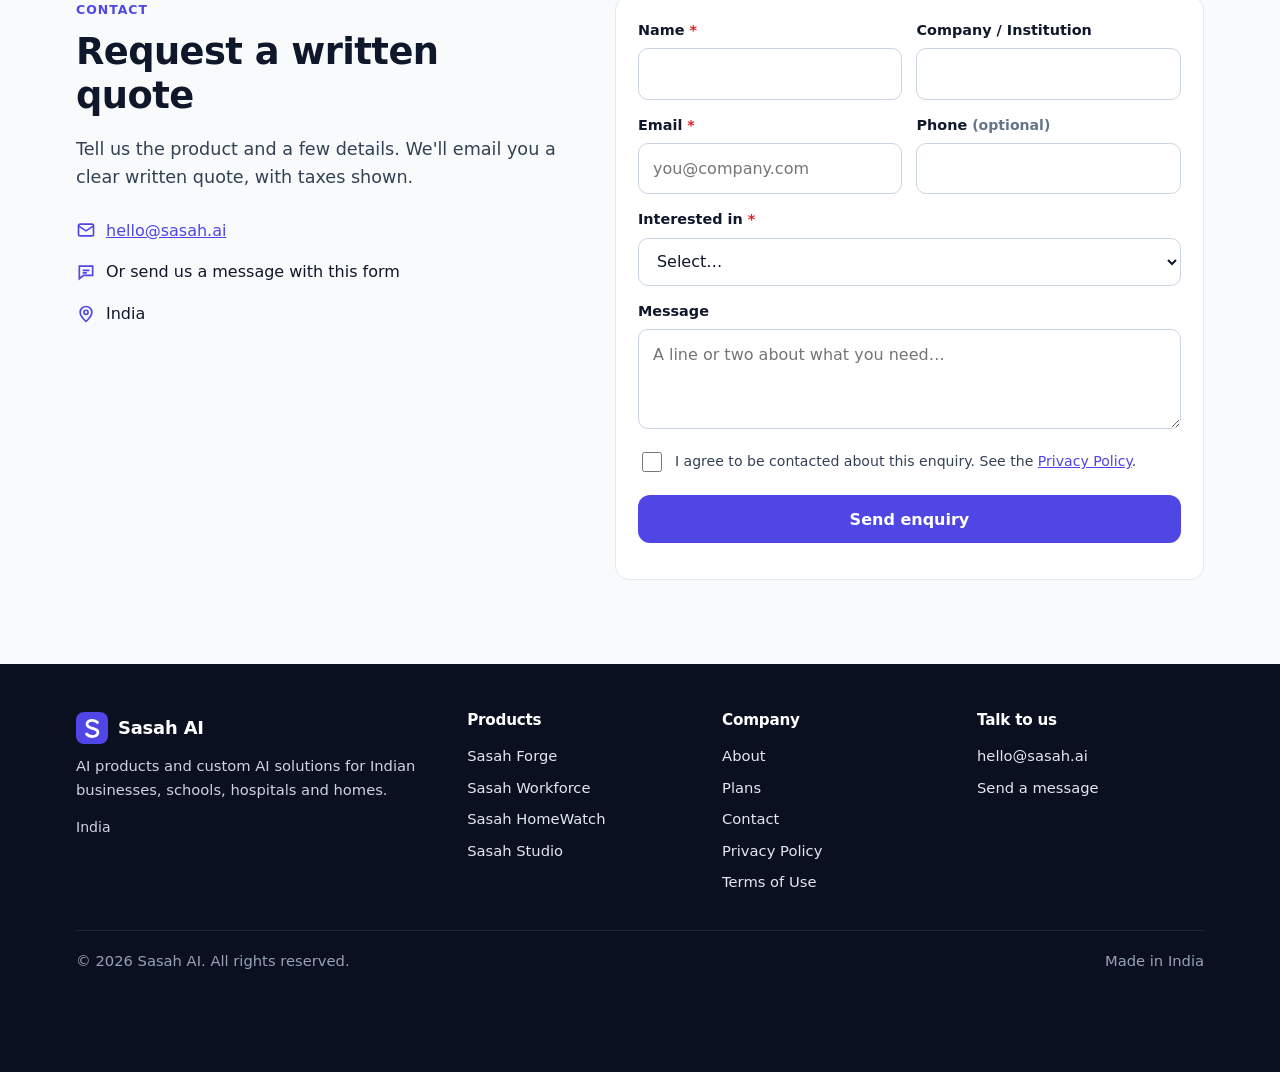
<file: pricing/index.html>
<!DOCTYPE html>
<html lang="en"><head><meta charset="utf-8"><title>Plans | Sasah AI</title>
<meta name="robots" content="noindex"><link rel="canonical" href="https://sasah.ai/plans/">
<meta http-equiv="refresh" content="0; url=../plans/"></head>
<body><p>This page has moved to <a href="../plans/">Plans</a>.</p></body></html>
</file>
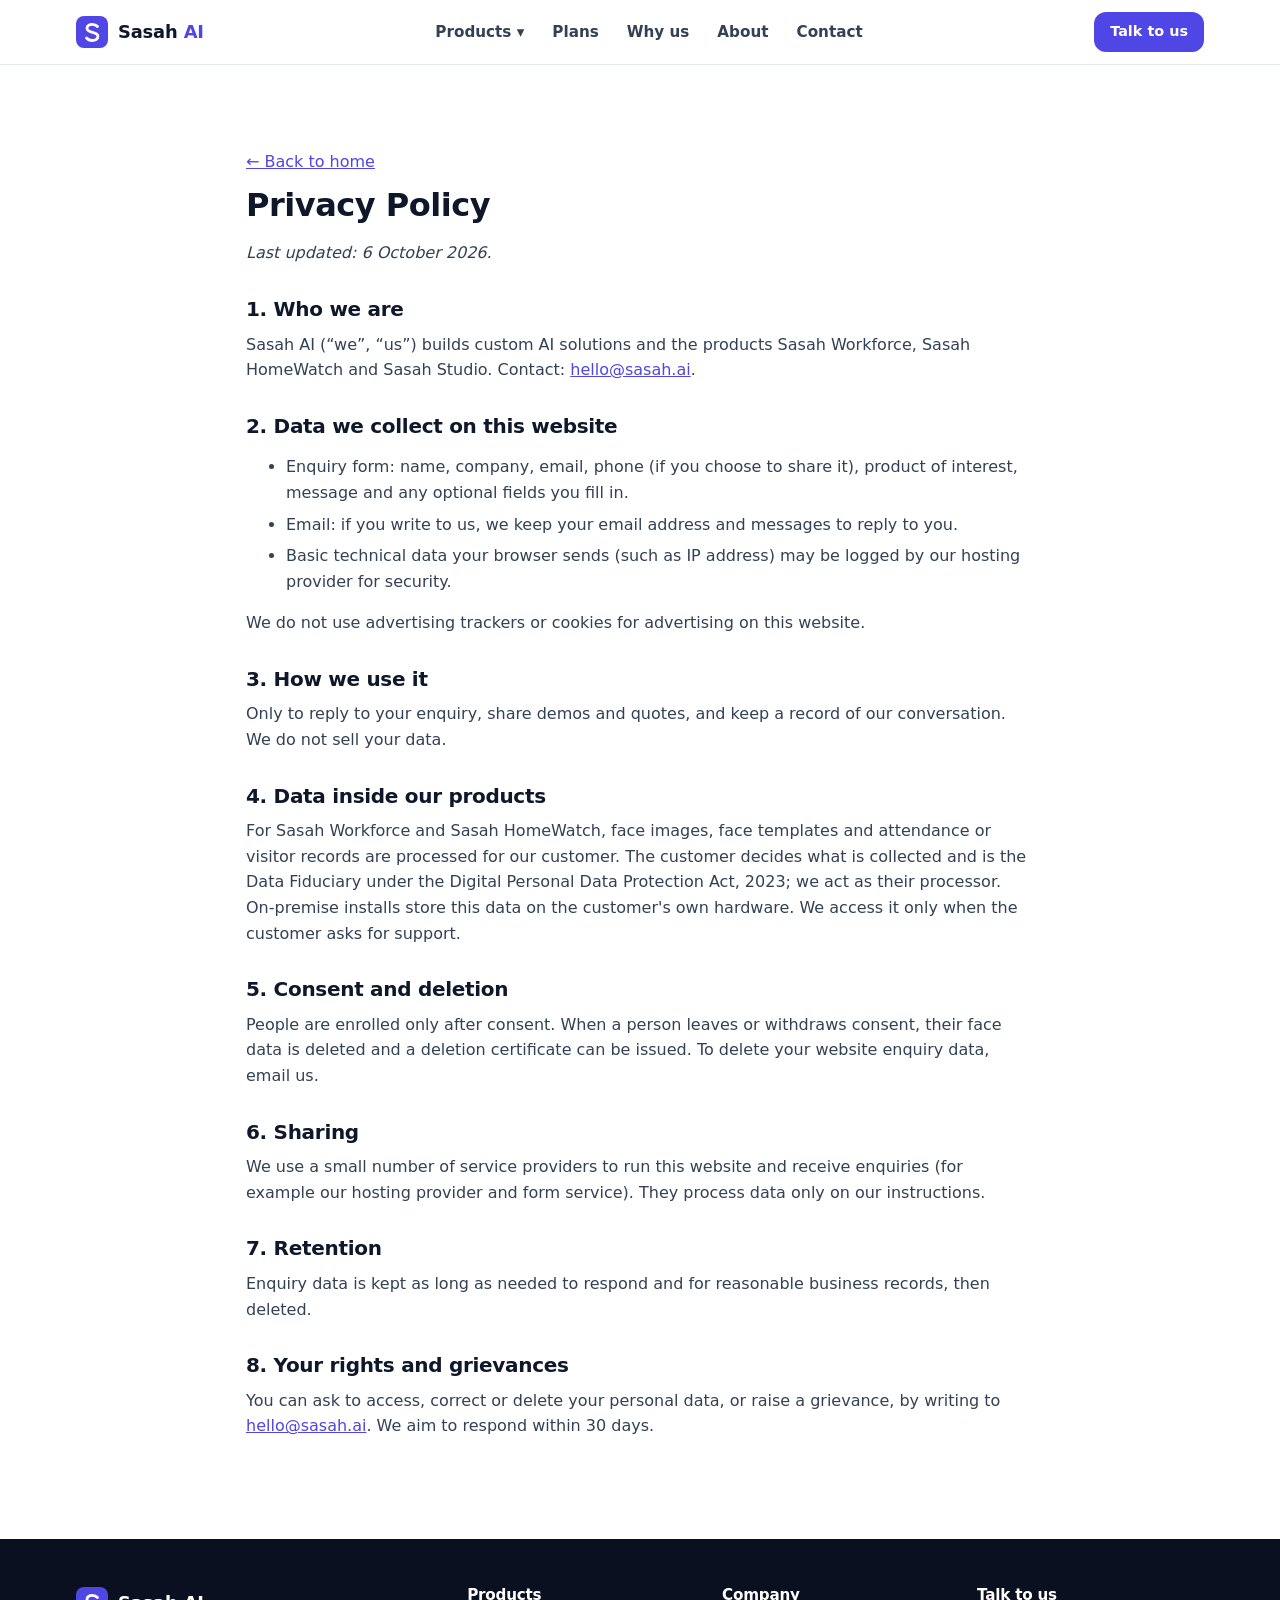
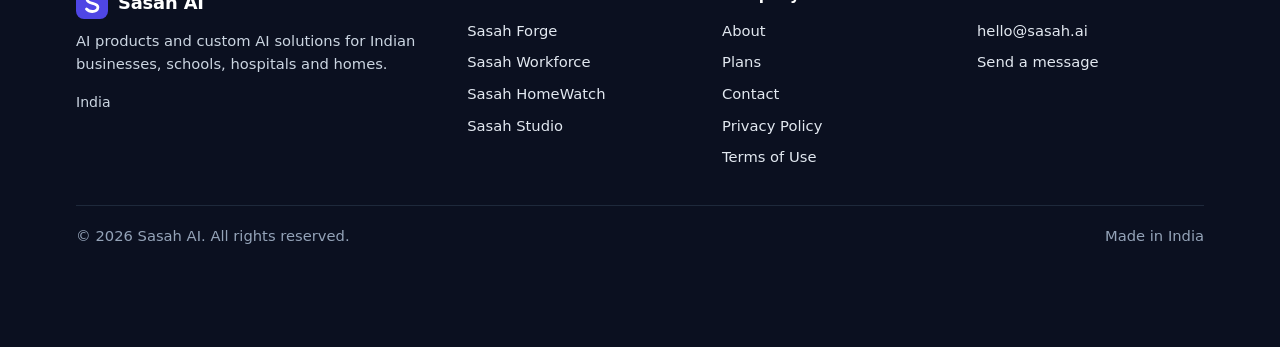
<file: privacy/index.html>
<!DOCTYPE html>
<html lang="en">
<head>
<meta charset="utf-8">
<meta name="viewport" content="width=device-width, initial-scale=1">
<title>Privacy Policy | Sasah AI</title>
<meta name="description" content="How Sasah AI handles personal data on this website and in its products.">
<link rel="canonical" href="https://sasah.ai/privacy/">
<meta name="theme-color" content="#0b1020">
<meta property="og:type" content="website">
<meta property="og:site_name" content="Sasah AI">
<meta property="og:title" content="Privacy Policy | Sasah AI">
<meta property="og:description" content="How Sasah AI handles personal data on this website and in its products.">
<meta property="og:url" content="https://sasah.ai/privacy/">
<meta property="og:image" content="https://sasah.ai/assets/img/og-home.png">
<meta property="og:locale" content="en_IN">
<meta name="twitter:card" content="summary_large_image">
<link rel="icon" href="../assets/img/favicon.svg" type="image/svg+xml">
<link rel="stylesheet" href="../assets/css/style.css">
</head>
<body style="--p:var(--brand)">
<a class="skip" href="#main">Skip to content</a>
<header class="top">
  <div class="wrap nav">
    <a class="brand" href="../" aria-label="Sasah AI home"><img src="../assets/img/favicon.svg" alt="" width="32" height="32"><span>Sasah <b>AI</b></span></a>
    <nav class="menu" aria-label="Main">
      <ul>
        <li class="has-dd"><button class="dd" type="button" aria-expanded="false" aria-haspopup="true">Products ▾</button>
          <ul class="dd-panel" style="list-style:none;margin:0"><li><a href="../custom-ai/" style="--c:var(--forge)"><span class="dot" aria-hidden="true"></span><span>Sasah Forge<small>Custom AI solutions</small></span></a></li><li><a href="../workforce/" style="--c:var(--workforce)"><span class="dot" aria-hidden="true"></span><span>Sasah Workforce<small>Face attendance + HR & payroll</small></span></a></li><li><a href="../homewatch/" style="--c:var(--homewatch)"><span class="dot" aria-hidden="true"></span><span>Sasah HomeWatch<small>Face recognition for home CCTV</small></span></a></li><li><a href="../websites/" style="--c:var(--studio)"><span class="dot" aria-hidden="true"></span><span>Sasah Studio<small>Websites</small></span></a></li></ul></li>
        <li><a href="../plans/">Plans</a></li>
        <li><a href="../#why">Why us</a></li>
        <li><a href="../about/">About</a></li>
        <li><a href="../#contact">Contact</a></li>
      </ul>
    </nav>
    <div class="nav-right">
      <a class="btn btn-primary nav-cta" href="../#contact">Talk to us</a>
      <button class="burger" type="button" aria-label="Menu" aria-expanded="false" aria-controls="drawer"><svg viewBox="0 0 24 24" fill="none" stroke="currentColor" stroke-width="2" stroke-linecap="round"><path d="M4 7h16M4 12h16M4 17h16"/></svg></button>
    </div>
  </div>
  <div class="drawer" id="drawer">
    <ul><li><a href="../custom-ai/" style="--c:var(--forge)"><span class="dot" aria-hidden="true"></span>Sasah Forge <span class="muted small">· Custom AI solutions</span></a></li><li><a href="../workforce/" style="--c:var(--workforce)"><span class="dot" aria-hidden="true"></span>Sasah Workforce <span class="muted small">· Face attendance + HR & payroll</span></a></li><li><a href="../homewatch/" style="--c:var(--homewatch)"><span class="dot" aria-hidden="true"></span>Sasah HomeWatch <span class="muted small">· Face recognition for home CCTV</span></a></li><li><a href="../websites/" style="--c:var(--studio)"><span class="dot" aria-hidden="true"></span>Sasah Studio <span class="muted small">· Websites</span></a></li>
      <li><a href="../plans/">Plans</a></li>
      <li><a href="../about/">About us</a></li>
      <li><a href="../#why">Why Sasah AI</a></li>
      <li><a href="../#contact">Contact</a></li>
      <li><a class="btn btn-primary" href="../#contact">Talk to us</a></li>
    </ul>
  </div>
</header>
<main id="main">

<section class="legal"><div class="wrap narrow">
<a href="../">← Back to home</a>
<h1>Privacy Policy</h1>
<p><em>Last updated: 6 October 2026.</em></p>
<h2>1. Who we are</h2>
<p>Sasah AI (“we”, “us”) builds custom AI solutions and the products Sasah Workforce, Sasah HomeWatch and Sasah Studio. Contact: <a data-c="email" href="#">our email</a>.</p>
<h2>2. Data we collect on this website</h2>
<ul><li>Enquiry form: name, company, email, phone (if you choose to share it), product of interest, message and any optional fields you fill in.</li><li>Email: if you write to us, we keep your email address and messages to reply to you.</li><li>Basic technical data your browser sends (such as IP address) may be logged by our hosting provider for security.</li></ul>
<p>We do not use advertising trackers or cookies for advertising on this website.</p>
<h2>3. How we use it</h2>
<p>Only to reply to your enquiry, share demos and quotes, and keep a record of our conversation. We do not sell your data.</p>
<h2>4. Data inside our products</h2>
<p>For Sasah Workforce and Sasah HomeWatch, face images, face templates and attendance or visitor records are processed for our customer. The customer decides what is collected and is the Data Fiduciary under the Digital Personal Data Protection Act, 2023; we act as their processor. On-premise installs store this data on the customer's own hardware. We access it only when the customer asks for support.</p>
<h2>5. Consent and deletion</h2>
<p>People are enrolled only after consent. When a person leaves or withdraws consent, their face data is deleted and a deletion certificate can be issued. To delete your website enquiry data, email us.</p>
<h2>6. Sharing</h2>
<p>We use a small number of service providers to run this website and receive enquiries (for example our hosting provider and form service). They process data only on our instructions.</p>
<h2>7. Retention</h2>
<p>Enquiry data is kept as long as needed to respond and for reasonable business records, then deleted.</p>
<h2>8. Your rights and grievances</h2>
<p>You can ask to access, correct or delete your personal data, or raise a grievance, by writing to <a data-c="email" href="#">our email</a>. We aim to respond within 30 days.</p>
</div></section>
</main>
<footer>
  <div class="wrap">
    <div class="foot-grid">
      <div>
        <a class="brand" href="../"><img src="../assets/img/favicon.svg" alt="" width="32" height="32">Sasah AI</a>
        <p>AI products and custom AI solutions for Indian businesses, schools, hospitals and homes.</p>
        <p class="small"><span data-c="city">India</span></p>
      </div>
      <div><h3>Products</h3><ul><li><a href="../custom-ai/">Sasah Forge</a></li><li><a href="../workforce/">Sasah Workforce</a></li><li><a href="../homewatch/">Sasah HomeWatch</a></li><li><a href="../websites/">Sasah Studio</a></li></ul></div>
      <div><h3>Company</h3><ul>
        <li><a href="../about/">About</a></li>
        <li><a href="../plans/">Plans</a></li>
        <li><a href="../#contact">Contact</a></li>
        <li><a href="../privacy/">Privacy Policy</a></li>
        <li><a href="../terms/">Terms of Use</a></li>
      </ul></div>
      <div><h3>Talk to us</h3><ul>
        <li><a data-c="email" href="#">Email us</a></li>
        <li><a href="../#contact">Send a message</a></li>
        <li hidden data-show="wa"><a data-wa="Hi Sasah AI" href="#" target="_blank" rel="noopener">WhatsApp</a></li>
        <li hidden data-show="phone"><a data-c="phone" href="#">Call us</a></li>
      </ul></div>
    </div>
    <div class="copy"><span>© <span data-year>2026</span> Sasah AI. All rights reserved.</span><span>Made in India</span></div>
  </div>
</footer>
<a class="wa-float" hidden data-show="wa" data-wa="Hi Sasah AI, I have a question." href="#" target="_blank" rel="noopener" aria-label="Chat with us on WhatsApp"><span style="color:#fff;display:grid"><svg viewBox="0 0 24 24" aria-hidden="true" fill="#fff"><path d="M12 2a10 10 0 0 0-8.6 15.1L2 22l5-1.3A10 10 0 1 0 12 2zm5.3 14.1c-.2.6-1.3 1.2-1.8 1.2-.5.1-1 .2-3.3-.7-2.8-1.1-4.5-3.9-4.7-4.1-.1-.2-1.1-1.5-1.1-2.8s.7-2 1-2.3c.2-.3.5-.3.7-.3h.5c.2 0 .4 0 .6.5l.8 2c.1.2.1.4 0 .5l-.4.6-.4.4c-.1.2-.3.3-.1.6.2.3.8 1.3 1.7 2.1 1.2 1 2.1 1.3 2.4 1.5.3.1.5.1.6-.1l.9-1c.2-.3.4-.2.7-.1l1.9.9c.3.1.5.2.5.3.1.2.1.7-.1 1.3z"/></svg></span></a>
<script src="../assets/js/config.js"></script>
<script src="../assets/js/main.js" defer></script>
</body>
</html>
</file>
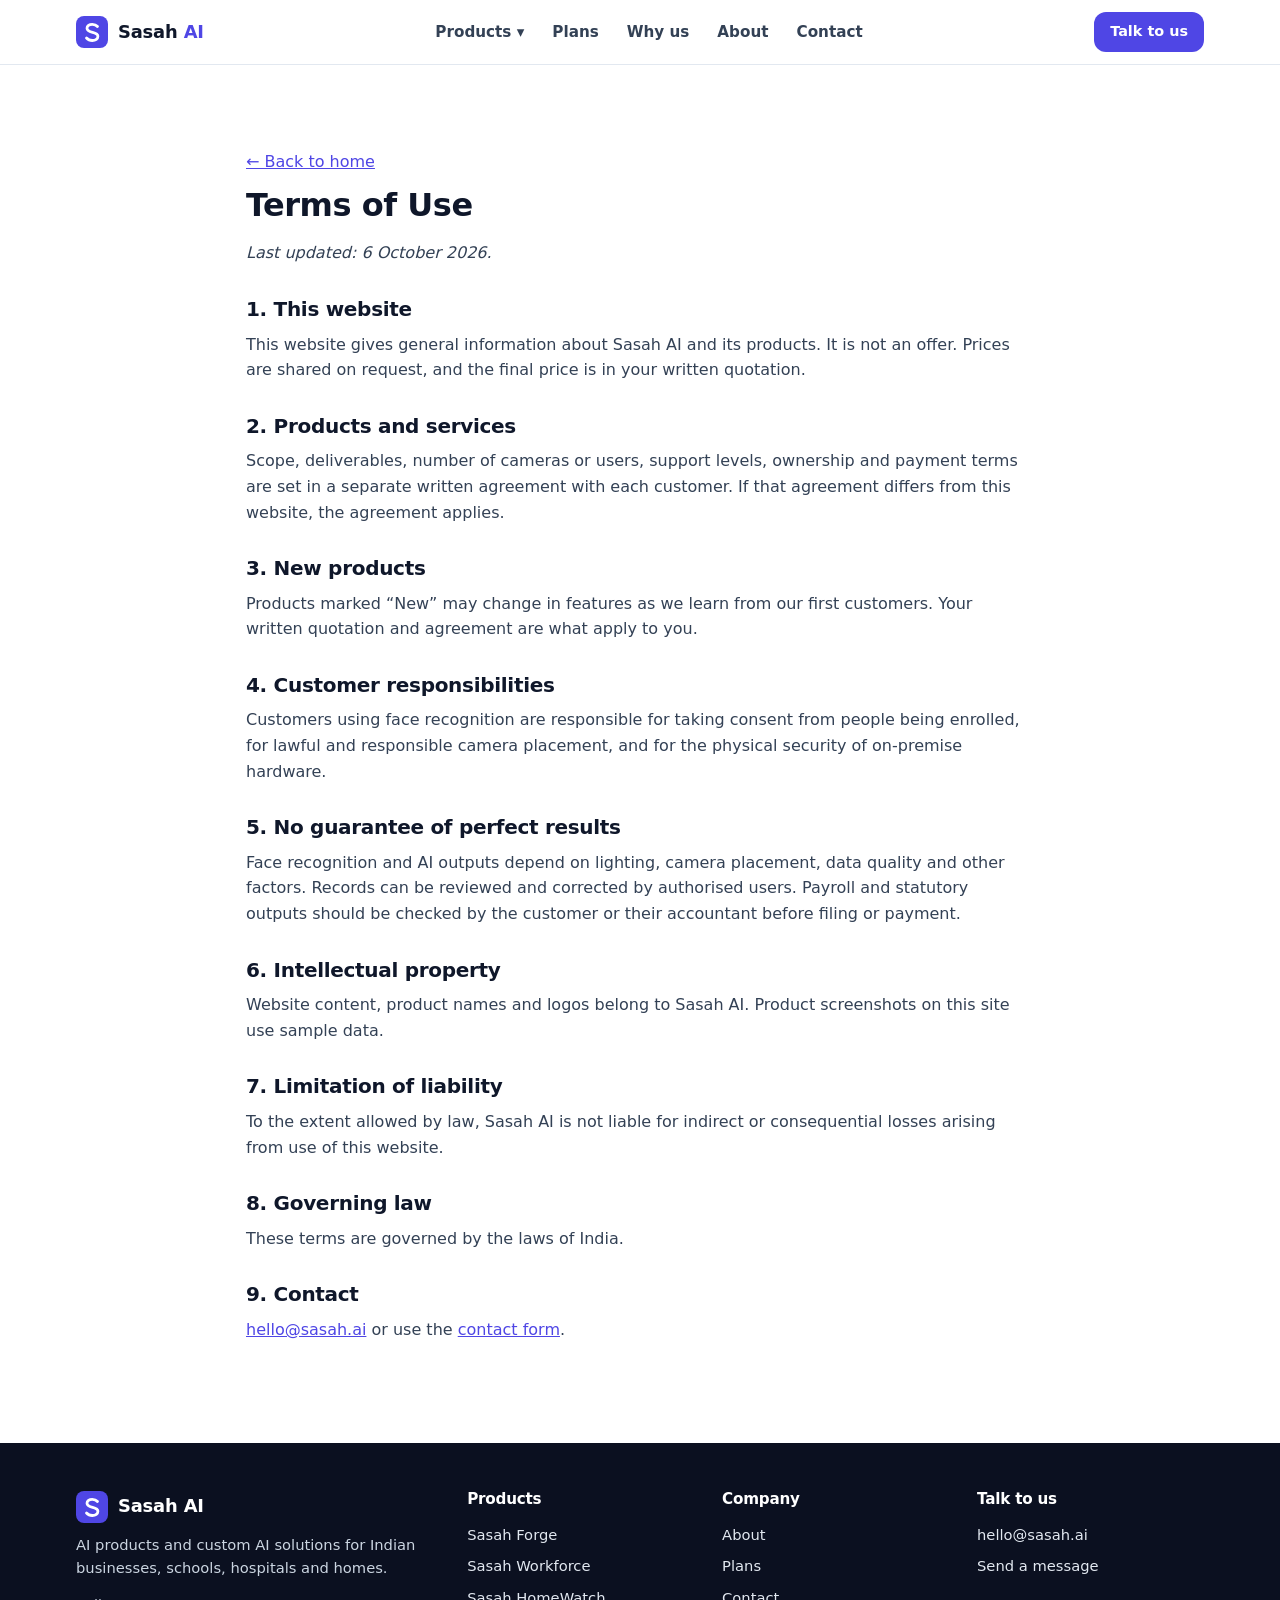
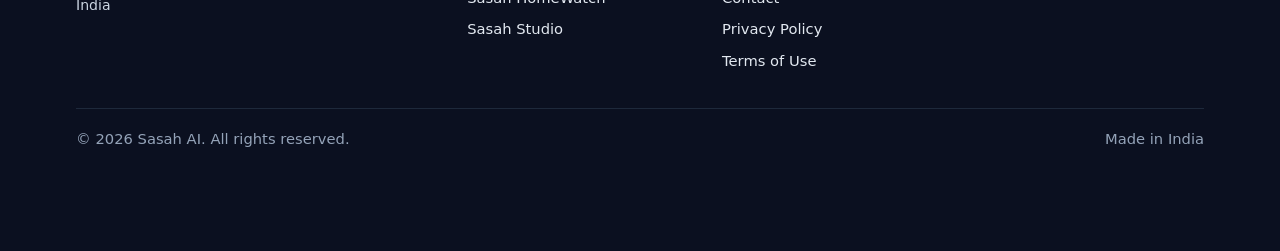
<file: terms/index.html>
<!DOCTYPE html>
<html lang="en">
<head>
<meta charset="utf-8">
<meta name="viewport" content="width=device-width, initial-scale=1">
<title>Terms of Use | Sasah AI</title>
<meta name="description" content="Terms for using the Sasah AI website.">
<link rel="canonical" href="https://sasah.ai/terms/">
<meta name="theme-color" content="#0b1020">
<meta property="og:type" content="website">
<meta property="og:site_name" content="Sasah AI">
<meta property="og:title" content="Terms of Use | Sasah AI">
<meta property="og:description" content="Terms for using the Sasah AI website.">
<meta property="og:url" content="https://sasah.ai/terms/">
<meta property="og:image" content="https://sasah.ai/assets/img/og-home.png">
<meta property="og:locale" content="en_IN">
<meta name="twitter:card" content="summary_large_image">
<link rel="icon" href="../assets/img/favicon.svg" type="image/svg+xml">
<link rel="stylesheet" href="../assets/css/style.css">
</head>
<body style="--p:var(--brand)">
<a class="skip" href="#main">Skip to content</a>
<header class="top">
  <div class="wrap nav">
    <a class="brand" href="../" aria-label="Sasah AI home"><img src="../assets/img/favicon.svg" alt="" width="32" height="32"><span>Sasah <b>AI</b></span></a>
    <nav class="menu" aria-label="Main">
      <ul>
        <li class="has-dd"><button class="dd" type="button" aria-expanded="false" aria-haspopup="true">Products ▾</button>
          <ul class="dd-panel" style="list-style:none;margin:0"><li><a href="../custom-ai/" style="--c:var(--forge)"><span class="dot" aria-hidden="true"></span><span>Sasah Forge<small>Custom AI solutions</small></span></a></li><li><a href="../workforce/" style="--c:var(--workforce)"><span class="dot" aria-hidden="true"></span><span>Sasah Workforce<small>Face attendance + HR & payroll</small></span></a></li><li><a href="../homewatch/" style="--c:var(--homewatch)"><span class="dot" aria-hidden="true"></span><span>Sasah HomeWatch<small>Face recognition for home CCTV</small></span></a></li><li><a href="../websites/" style="--c:var(--studio)"><span class="dot" aria-hidden="true"></span><span>Sasah Studio<small>Websites</small></span></a></li></ul></li>
        <li><a href="../plans/">Plans</a></li>
        <li><a href="../#why">Why us</a></li>
        <li><a href="../about/">About</a></li>
        <li><a href="../#contact">Contact</a></li>
      </ul>
    </nav>
    <div class="nav-right">
      <a class="btn btn-primary nav-cta" href="../#contact">Talk to us</a>
      <button class="burger" type="button" aria-label="Menu" aria-expanded="false" aria-controls="drawer"><svg viewBox="0 0 24 24" fill="none" stroke="currentColor" stroke-width="2" stroke-linecap="round"><path d="M4 7h16M4 12h16M4 17h16"/></svg></button>
    </div>
  </div>
  <div class="drawer" id="drawer">
    <ul><li><a href="../custom-ai/" style="--c:var(--forge)"><span class="dot" aria-hidden="true"></span>Sasah Forge <span class="muted small">· Custom AI solutions</span></a></li><li><a href="../workforce/" style="--c:var(--workforce)"><span class="dot" aria-hidden="true"></span>Sasah Workforce <span class="muted small">· Face attendance + HR & payroll</span></a></li><li><a href="../homewatch/" style="--c:var(--homewatch)"><span class="dot" aria-hidden="true"></span>Sasah HomeWatch <span class="muted small">· Face recognition for home CCTV</span></a></li><li><a href="../websites/" style="--c:var(--studio)"><span class="dot" aria-hidden="true"></span>Sasah Studio <span class="muted small">· Websites</span></a></li>
      <li><a href="../plans/">Plans</a></li>
      <li><a href="../about/">About us</a></li>
      <li><a href="../#why">Why Sasah AI</a></li>
      <li><a href="../#contact">Contact</a></li>
      <li><a class="btn btn-primary" href="../#contact">Talk to us</a></li>
    </ul>
  </div>
</header>
<main id="main">

<section class="legal"><div class="wrap narrow">
<a href="../">← Back to home</a>
<h1>Terms of Use</h1>
<p><em>Last updated: 6 October 2026.</em></p>
<h2>1. This website</h2>
<p>This website gives general information about Sasah AI and its products. It is not an offer. Prices are shared on request, and the final price is in your written quotation.</p>
<h2>2. Products and services</h2>
<p>Scope, deliverables, number of cameras or users, support levels, ownership and payment terms are set in a separate written agreement with each customer. If that agreement differs from this website, the agreement applies.</p>
<h2>3. New products</h2>
<p>Products marked “New” may change in features as we learn from our first customers. Your written quotation and agreement are what apply to you.</p>
<h2>4. Customer responsibilities</h2>
<p>Customers using face recognition are responsible for taking consent from people being enrolled, for lawful and responsible camera placement, and for the physical security of on-premise hardware.</p>
<h2>5. No guarantee of perfect results</h2>
<p>Face recognition and AI outputs depend on lighting, camera placement, data quality and other factors. Records can be reviewed and corrected by authorised users. Payroll and statutory outputs should be checked by the customer or their accountant before filing or payment.</p>
<h2>6. Intellectual property</h2>
<p>Website content, product names and logos belong to Sasah AI. Product screenshots on this site use sample data.</p>
<h2>7. Limitation of liability</h2>
<p>To the extent allowed by law, Sasah AI is not liable for indirect or consequential losses arising from use of this website.</p>
<h2>8. Governing law</h2>
<p>These terms are governed by the laws of India.</p>
<h2>9. Contact</h2>
<p><a data-c="email" href="#">Email us</a> or use the <a href="../#contact">contact form</a>.</p>
</div></section>
</main>
<footer>
  <div class="wrap">
    <div class="foot-grid">
      <div>
        <a class="brand" href="../"><img src="../assets/img/favicon.svg" alt="" width="32" height="32">Sasah AI</a>
        <p>AI products and custom AI solutions for Indian businesses, schools, hospitals and homes.</p>
        <p class="small"><span data-c="city">India</span></p>
      </div>
      <div><h3>Products</h3><ul><li><a href="../custom-ai/">Sasah Forge</a></li><li><a href="../workforce/">Sasah Workforce</a></li><li><a href="../homewatch/">Sasah HomeWatch</a></li><li><a href="../websites/">Sasah Studio</a></li></ul></div>
      <div><h3>Company</h3><ul>
        <li><a href="../about/">About</a></li>
        <li><a href="../plans/">Plans</a></li>
        <li><a href="../#contact">Contact</a></li>
        <li><a href="../privacy/">Privacy Policy</a></li>
        <li><a href="../terms/">Terms of Use</a></li>
      </ul></div>
      <div><h3>Talk to us</h3><ul>
        <li><a data-c="email" href="#">Email us</a></li>
        <li><a href="../#contact">Send a message</a></li>
        <li hidden data-show="wa"><a data-wa="Hi Sasah AI" href="#" target="_blank" rel="noopener">WhatsApp</a></li>
        <li hidden data-show="phone"><a data-c="phone" href="#">Call us</a></li>
      </ul></div>
    </div>
    <div class="copy"><span>© <span data-year>2026</span> Sasah AI. All rights reserved.</span><span>Made in India</span></div>
  </div>
</footer>
<a class="wa-float" hidden data-show="wa" data-wa="Hi Sasah AI, I have a question." href="#" target="_blank" rel="noopener" aria-label="Chat with us on WhatsApp"><span style="color:#fff;display:grid"><svg viewBox="0 0 24 24" aria-hidden="true" fill="#fff"><path d="M12 2a10 10 0 0 0-8.6 15.1L2 22l5-1.3A10 10 0 1 0 12 2zm5.3 14.1c-.2.6-1.3 1.2-1.8 1.2-.5.1-1 .2-3.3-.7-2.8-1.1-4.5-3.9-4.7-4.1-.1-.2-1.1-1.5-1.1-2.8s.7-2 1-2.3c.2-.3.5-.3.7-.3h.5c.2 0 .4 0 .6.5l.8 2c.1.2.1.4 0 .5l-.4.6-.4.4c-.1.2-.3.3-.1.6.2.3.8 1.3 1.7 2.1 1.2 1 2.1 1.3 2.4 1.5.3.1.5.1.6-.1l.9-1c.2-.3.4-.2.7-.1l1.9.9c.3.1.5.2.5.3.1.2.1.7-.1 1.3z"/></svg></span></a>
<script src="../assets/js/config.js"></script>
<script src="../assets/js/main.js" defer></script>
</body>
</html>
</file>
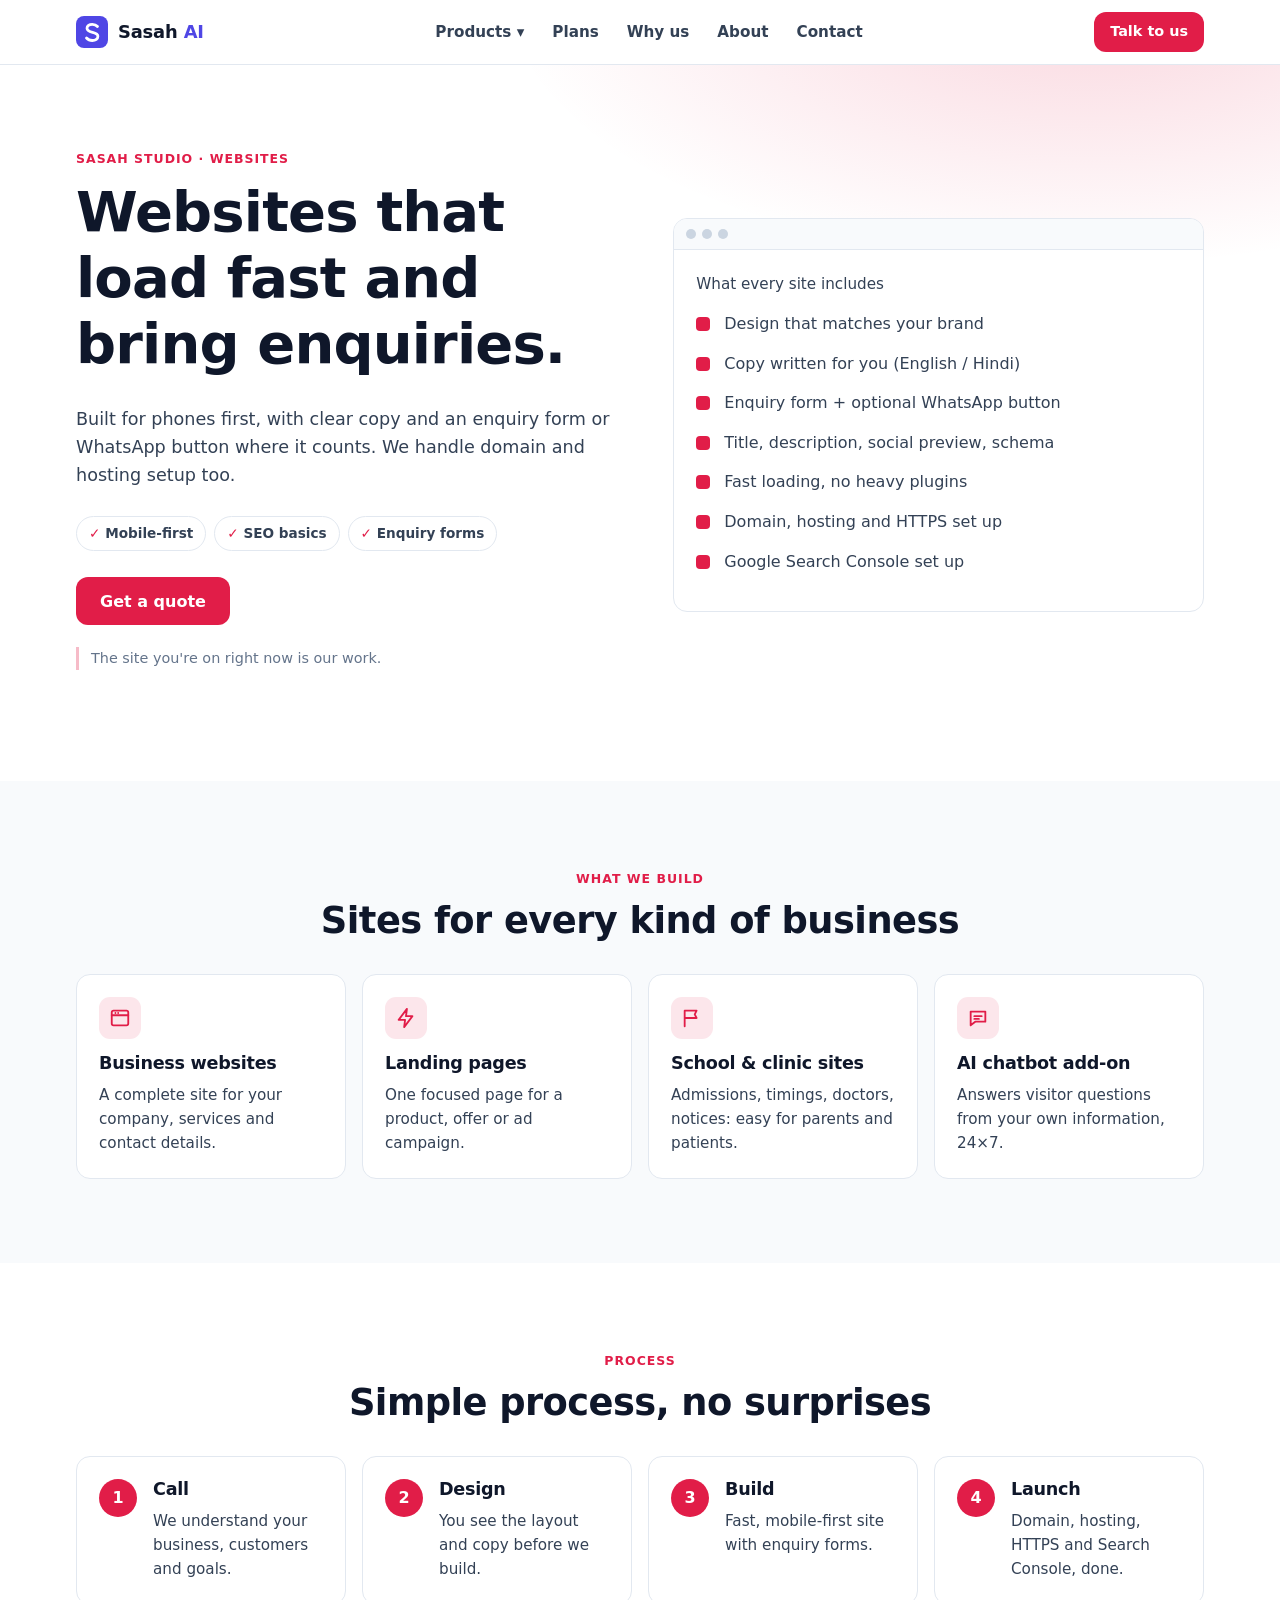
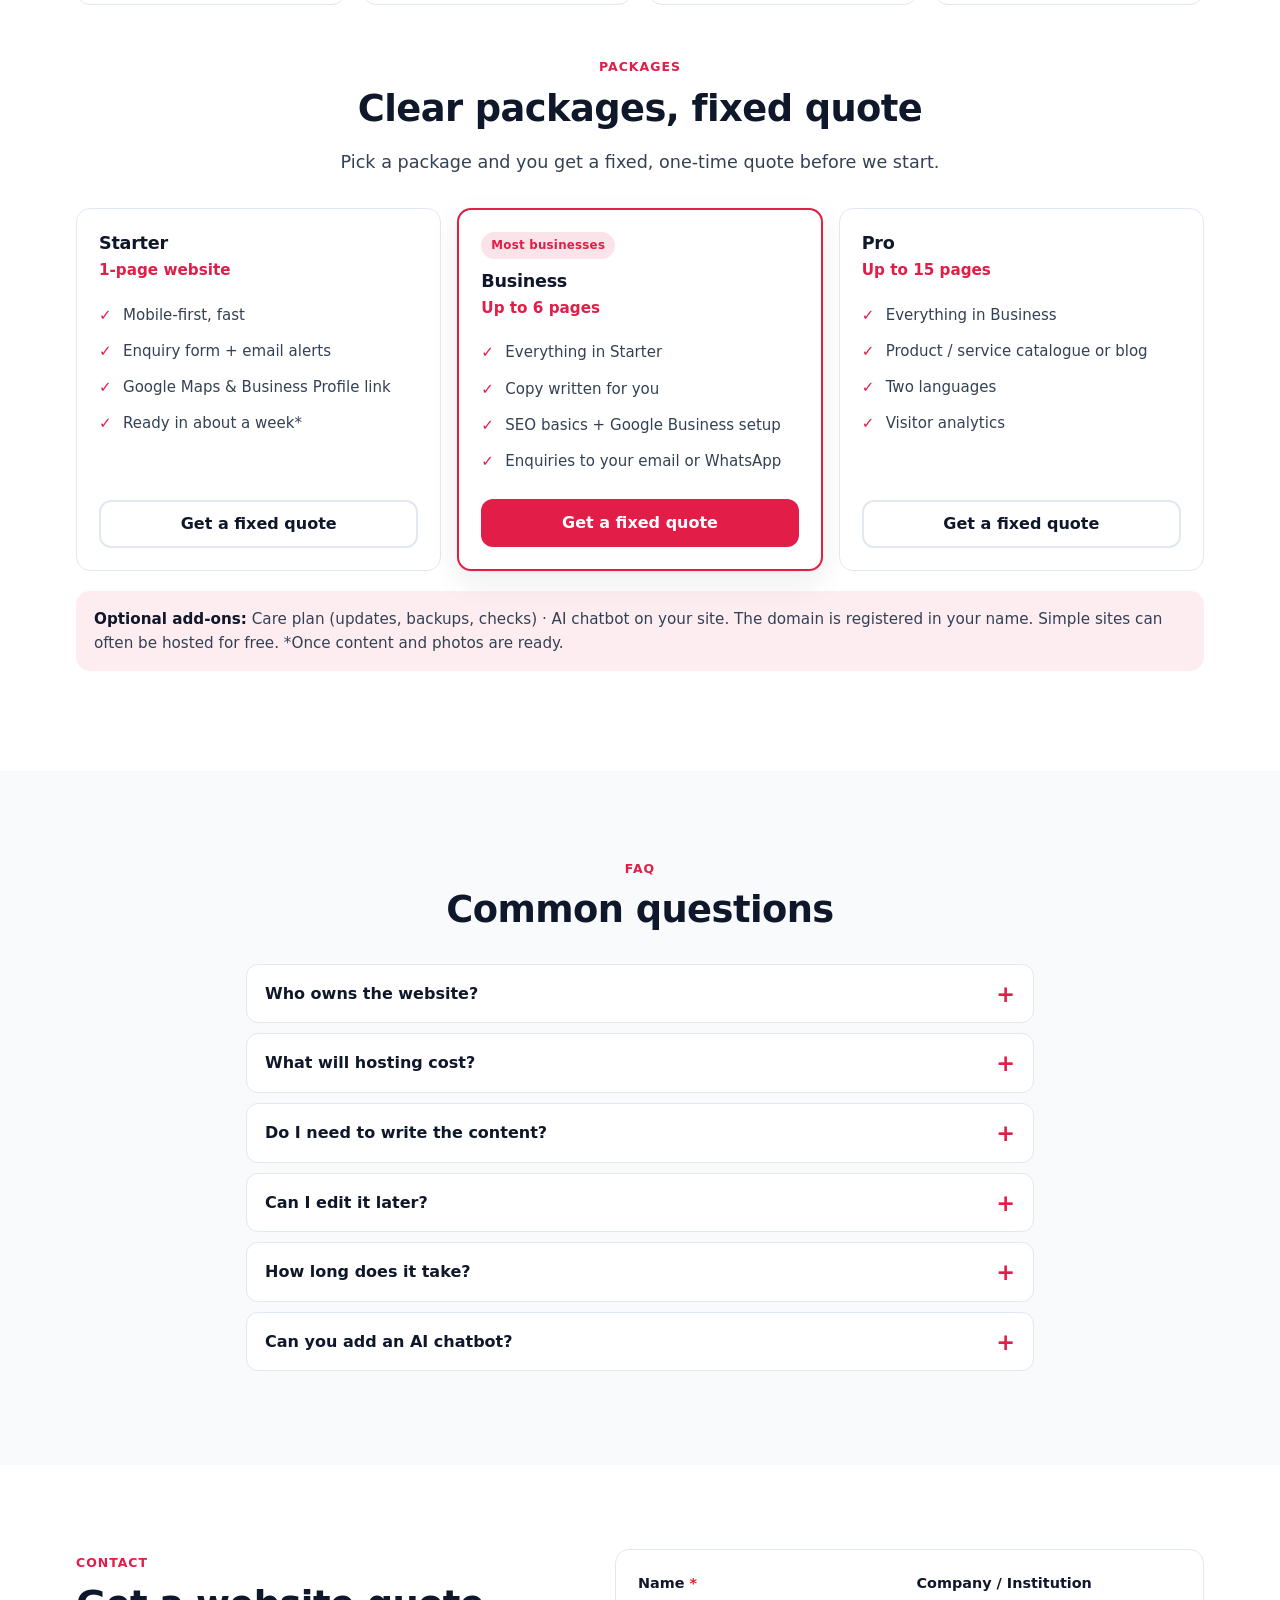
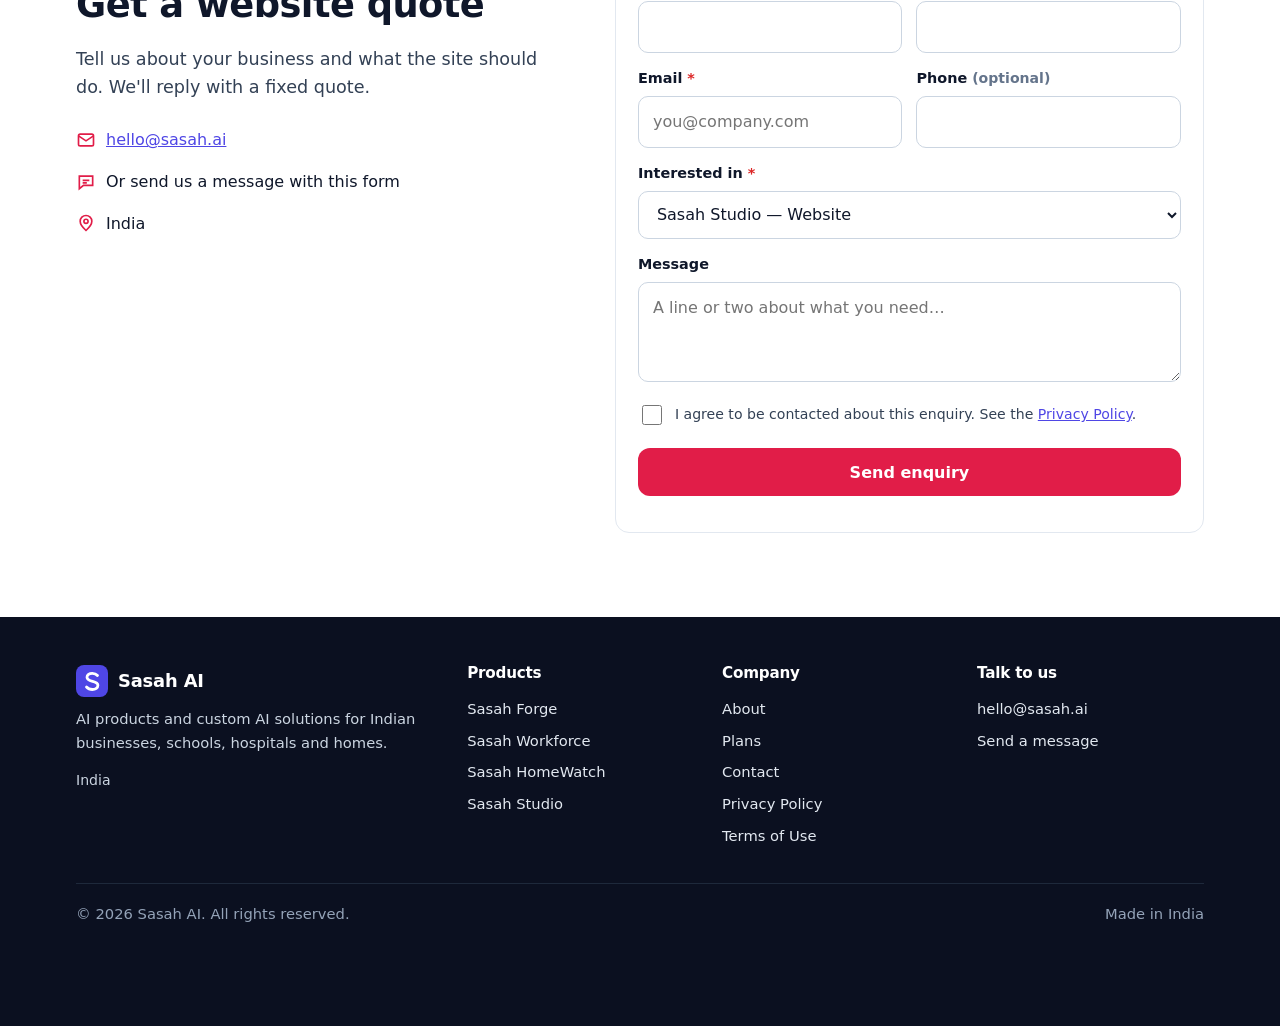
<file: websites/index.html>
<!DOCTYPE html>
<html lang="en">
<head>
<meta charset="utf-8">
<meta name="viewport" content="width=device-width, initial-scale=1">
<title>Sasah Studio – Website Design for Businesses, Schools &amp; Clinics | Sasah AI</title>
<meta name="description" content="Fast, mobile-first websites with enquiry forms and SEO basics. Domain and hosting set up for you. Optional AI chatbot.">
<link rel="canonical" href="https://sasah.ai/websites/">
<meta name="theme-color" content="#0b1020">
<meta property="og:type" content="website">
<meta property="og:site_name" content="Sasah AI">
<meta property="og:title" content="Sasah Studio – Website Design for Businesses, Schools &amp; Clinics | Sasah AI">
<meta property="og:description" content="Fast, mobile-first websites with enquiry forms and SEO basics. Domain and hosting set up for you. Optional AI chatbot.">
<meta property="og:url" content="https://sasah.ai/websites/">
<meta property="og:image" content="https://sasah.ai/assets/img/og-websites.png">
<meta property="og:locale" content="en_IN">
<meta name="twitter:card" content="summary_large_image">
<link rel="icon" href="../assets/img/favicon.svg" type="image/svg+xml">
<link rel="stylesheet" href="../assets/css/style.css">
<script type="application/ld+json">{"@context": "https://schema.org", "@type": "Service", "name": "Sasah Studio – Website Design & Development", "provider": {"@type": "Organization", "name": "Sasah AI"}, "areaServed": "IN", "url": "https://sasah.ai/websites/"}</script>
<script type="application/ld+json">{"@context": "https://schema.org", "@type": "BreadcrumbList", "itemListElement": [{"@type": "ListItem", "position": 1, "name": "Home", "item": "https://sasah.ai/"}, {"@type": "ListItem", "position": 2, "name": "Sasah Studio", "item": "https://sasah.ai/websites/"}]}</script>
<script type="application/ld+json">{"@context": "https://schema.org", "@type": "FAQPage", "mainEntity": [{"@type": "Question", "name": "Who owns the website?", "acceptedAnswer": {"@type": "Answer", "text": "You do. The domain is registered in your name, and you get the files."}}, {"@type": "Question", "name": "What will hosting cost?", "acceptedAnswer": {"@type": "Answer", "text": "Simple business sites can often run on free plans of Netlify or Cloudflare Pages. You pay for the domain yearly. Sites with a backend are quoted with hosting."}}, {"@type": "Question", "name": "Do I need to write the content?", "acceptedAnswer": {"@type": "Answer", "text": "No. We write the copy for you in English (or Hindi) after a short call. You review and approve."}}, {"@type": "Question", "name": "Can I edit it later?", "acceptedAnswer": {"@type": "Answer", "text": "Yes. We can hand over simple editing, or make changes for you under a small monthly plan."}}, {"@type": "Question", "name": "How long does it take?", "acceptedAnswer": {"@type": "Answer", "text": "It depends on the number of pages and how quickly content and photos are ready. You get a timeline with the quote."}}, {"@type": "Question", "name": "Can you add an AI chatbot?", "acceptedAnswer": {"@type": "Answer", "text": "Yes. Through Sasah Forge we can add a chatbot that answers from your own information and sends leads to your email or WhatsApp."}}]}</script>
</head>
<body style="--p:var(--studio)">
<a class="skip" href="#main">Skip to content</a>
<header class="top">
  <div class="wrap nav">
    <a class="brand" href="../" aria-label="Sasah AI home"><img src="../assets/img/favicon.svg" alt="" width="32" height="32"><span>Sasah <b>AI</b></span></a>
    <nav class="menu" aria-label="Main">
      <ul>
        <li class="has-dd"><button class="dd" type="button" aria-expanded="false" aria-haspopup="true">Products ▾</button>
          <ul class="dd-panel" style="list-style:none;margin:0"><li><a href="../custom-ai/" style="--c:var(--forge)"><span class="dot" aria-hidden="true"></span><span>Sasah Forge<small>Custom AI solutions</small></span></a></li><li><a href="../workforce/" style="--c:var(--workforce)"><span class="dot" aria-hidden="true"></span><span>Sasah Workforce<small>Face attendance + HR & payroll</small></span></a></li><li><a href="../homewatch/" style="--c:var(--homewatch)"><span class="dot" aria-hidden="true"></span><span>Sasah HomeWatch<small>Face recognition for home CCTV</small></span></a></li><li><a href="../websites/" style="--c:var(--studio)" aria-current="page"><span class="dot" aria-hidden="true"></span><span>Sasah Studio<small>Websites</small></span></a></li></ul></li>
        <li><a href="../plans/">Plans</a></li>
        <li><a href="../#why">Why us</a></li>
        <li><a href="../about/">About</a></li>
        <li><a href="../#contact">Contact</a></li>
      </ul>
    </nav>
    <div class="nav-right">
      <a class="btn btn-primary nav-cta" href="#contact">Talk to us</a>
      <button class="burger" type="button" aria-label="Menu" aria-expanded="false" aria-controls="drawer"><svg viewBox="0 0 24 24" fill="none" stroke="currentColor" stroke-width="2" stroke-linecap="round"><path d="M4 7h16M4 12h16M4 17h16"/></svg></button>
    </div>
  </div>
  <div class="drawer" id="drawer">
    <ul><li><a href="../custom-ai/" style="--c:var(--forge)"><span class="dot" aria-hidden="true"></span>Sasah Forge <span class="muted small">· Custom AI solutions</span></a></li><li><a href="../workforce/" style="--c:var(--workforce)"><span class="dot" aria-hidden="true"></span>Sasah Workforce <span class="muted small">· Face attendance + HR & payroll</span></a></li><li><a href="../homewatch/" style="--c:var(--homewatch)"><span class="dot" aria-hidden="true"></span>Sasah HomeWatch <span class="muted small">· Face recognition for home CCTV</span></a></li><li><a href="../websites/" style="--c:var(--studio)"><span class="dot" aria-hidden="true"></span>Sasah Studio <span class="muted small">· Websites</span></a></li>
      <li><a href="../plans/">Plans</a></li>
      <li><a href="../about/">About us</a></li>
      <li><a href="../#why">Why Sasah AI</a></li>
      <li><a href="#contact">Contact</a></li>
      <li><a class="btn btn-primary" href="#contact">Talk to us</a></li>
    </ul>
  </div>
</header>
<main id="main">

<section class="hero" id="top">
  <div class="wrap hero-grid">
    <div>
      <span class="eyebrow">Sasah Studio · Websites</span>
      <h1>Websites that load fast and bring enquiries.</h1>
      <p class="lead">Built for phones first, with clear copy and an enquiry form or WhatsApp button where it counts. We handle domain and hosting setup too.</p>
      <ul class="pill-list"><li>Mobile-first</li><li>SEO basics</li><li>Enquiry forms</li></ul>
      <div class="btn-row">
        <a class="btn btn-primary" href="#contact">Get a quote</a>
        <a class="btn btn-wa" hidden data-show="wa" data-wa="Hi, I need a website." href="#" target="_blank" rel="noopener"><svg viewBox="0 0 24 24" aria-hidden="true" fill="currentColor"><path d="M12 2a10 10 0 0 0-8.6 15.1L2 22l5-1.3A10 10 0 1 0 12 2zm5.3 14.1c-.2.6-1.3 1.2-1.8 1.2-.5.1-1 .2-3.3-.7-2.8-1.1-4.5-3.9-4.7-4.1-.1-.2-1.1-1.5-1.1-2.8s.7-2 1-2.3c.2-.3.5-.3.7-.3h.5c.2 0 .4 0 .6.5l.8 2c.1.2.1.4 0 .5l-.4.6-.4.4c-.1.2-.3.3-.1.6.2.3.8 1.3 1.7 2.1 1.2 1 2.1 1.3 2.4 1.5.3.1.5.1.6-.1l.9-1c.2-.3.4-.2.7-.1l1.9.9c.3.1.5.2.5.3.1.2.1.7-.1 1.3z"/></svg><span>WhatsApp us</span></a>
      </div>
      <p class="proof">The site you're on right now is our work.</p>
    </div>
    <div class="card" style="padding:0;overflow:hidden">
      <div class="frame-bar" aria-hidden="true"><i></i><i></i><i></i></div>
      <div style="padding:22px">
        <p class="small muted" style="margin:0 0 8px">What every site includes</p>
        <ul class="ticks">
          <li>Design that matches your brand</li>
          <li>Copy written for you (English / Hindi)</li>
          <li>Enquiry form + optional WhatsApp button</li>
          <li>Title, description, social preview, schema</li>
          <li>Fast loading, no heavy plugins</li>
          <li>Domain, hosting and HTTPS set up</li>
          <li>Google Search Console set up</li>
        </ul>
      </div>
    </div>
  </div>
</section>

<section class="alt" aria-labelledby="types-h">
  <div class="wrap">
    <div class="section-head center"><span class="eyebrow">What we build</span><h2 id="types-h">Sites for every kind of business</h2></div>
    <div class="grid g2 g4">
      <div class="card"><div class="ico" aria-hidden="true"><svg viewBox="0 0 24 24" fill="none" stroke="currentColor" stroke-width="2" stroke-linecap="round" stroke-linejoin="round"><rect x="3" y="4" width="18" height="16" rx="2"/><path d="M3 9h18M7 6.5h.01M10 6.5h.01"/></svg></div><h3>Business websites</h3><p>A complete site for your company, services and contact details.</p></div>
      <div class="card"><div class="ico" aria-hidden="true"><svg viewBox="0 0 24 24" fill="none" stroke="currentColor" stroke-width="2" stroke-linecap="round" stroke-linejoin="round"><path d="M13 2L4 14h7l-1 8 9-12h-7z"/></svg></div><h3>Landing pages</h3><p>One focused page for a product, offer or ad campaign.</p></div>
      <div class="card"><div class="ico" aria-hidden="true"><svg viewBox="0 0 24 24" fill="none" stroke="currentColor" stroke-width="2" stroke-linecap="round" stroke-linejoin="round"><path d="M4 21V4M4 4h13l-2 4 2 4H4"/></svg></div><h3>School &amp; clinic sites</h3><p>Admissions, timings, doctors, notices: easy for parents and patients.</p></div>
      <div class="card"><div class="ico" aria-hidden="true"><svg viewBox="0 0 24 24" fill="none" stroke="currentColor" stroke-width="2" stroke-linecap="round" stroke-linejoin="round"><path d="M4 5h16v11H9l-5 4z"/><path d="M8 10h8M8 13h5"/></svg></div><h3>AI chatbot add-on</h3><p>Answers visitor questions from your own information, 24×7.</p></div>
    </div>
  </div>
</section>

<section aria-labelledby="proc-h">
  <div class="wrap">
    <div class="section-head center"><span class="eyebrow">Process</span><h2 id="proc-h">Simple process, no surprises</h2></div>
    <ol class="steps grid g2 g4">
      <li><h3>Call</h3><p>We understand your business, customers and goals.</p></li>
      <li><h3>Design</h3><p>You see the layout and copy before we build.</p></li>
      <li><h3>Build</h3><p>Fast, mobile-first site with enquiry forms.</p></li>
      <li><h3>Launch</h3><p>Domain, hosting, HTTPS and Search Console, done.</p></li>
    </ol>
    <div id="plans" class="price-block" style="margin-top:48px">
      <div class="section-head center"><span class="eyebrow">Packages</span><h2>Clear packages, fixed quote</h2>
      <p class="lead">Pick a package and you get a fixed, one-time quote before we start.</p></div>
      <div class="grid g3 prices"><div class="card price">
  <h3>Starter</h3>
  <p class="plan-sub">1-page website</p>
  <ul><li>Mobile-first, fast</li><li>Enquiry form + email alerts</li><li>Google Maps &amp; Business Profile link</li><li>Ready in about a week*</li></ul>
  <a class="btn btn-ghost" href="#contact">Get a fixed quote</a>
</div><div class="card price featured">
  <span class="badge">Most businesses</span><h3>Business</h3>
  <p class="plan-sub">Up to 6 pages</p>
  <ul><li>Everything in Starter</li><li>Copy written for you</li><li>SEO basics + Google Business setup</li><li>Enquiries to your email or WhatsApp</li></ul>
  <a class="btn btn-primary" href="#contact">Get a fixed quote</a>
</div><div class="card price">
  <h3>Pro</h3>
  <p class="plan-sub">Up to 15 pages</p>
  <ul><li>Everything in Business</li><li>Product / service catalogue or blog</li><li>Two languages</li><li>Visitor analytics</li></ul>
  <a class="btn btn-ghost" href="#contact">Get a fixed quote</a>
</div></div>
      <p class="note"><strong>Optional add-ons:</strong> Care plan (updates, backups, checks) · AI chatbot on your site. The domain is registered in your name. Simple sites can often be hosted for free. *Once content and photos are ready.</p>
    </div>
  </div>
</section>

<section class="alt faq" aria-labelledby="faq-h">
  <div class="wrap narrow">
    <div class="section-head center"><span class="eyebrow">FAQ</span><h2 id="faq-h">Common questions</h2></div>
    <details><summary>Who owns the website?</summary><p>You do. The domain is registered in your name, and you get the files.</p></details>
<details><summary>What will hosting cost?</summary><p>Simple business sites can often run on free plans of Netlify or Cloudflare Pages. You pay for the domain yearly. Sites with a backend are quoted with hosting.</p></details>
<details><summary>Do I need to write the content?</summary><p>No. We write the copy for you in English (or Hindi) after a short call. You review and approve.</p></details>
<details><summary>Can I edit it later?</summary><p>Yes. We can hand over simple editing, or make changes for you under a small monthly plan.</p></details>
<details><summary>How long does it take?</summary><p>It depends on the number of pages and how quickly content and photos are ready. You get a timeline with the quote.</p></details>
<details><summary>Can you add an AI chatbot?</summary><p>Yes. Through Sasah Forge we can add a chatbot that answers from your own information and sends leads to your email or WhatsApp.</p></details>
  </div>
</section>

<section id="contact" class="" aria-labelledby="contact-h">
  <div class="wrap form-wrap">
    <div>
      <span class="eyebrow">Contact</span>
      <h2 id="contact-h">Get a website quote</h2>
      <p class="lead">Tell us about your business and what the site should do. We'll reply with a fixed quote.</p>
      <ul class="contact-list">
        <li><svg viewBox="0 0 24 24" fill="none" stroke="currentColor" stroke-width="2" aria-hidden="true"><rect x="3" y="5" width="18" height="14" rx="2"/><path d="M3 7l9 6 9-6"/></svg><a data-c="email" href="#">Email us</a></li>
        <li><svg viewBox="0 0 24 24" fill="none" stroke="currentColor" stroke-width="2" aria-hidden="true"><path d="M4 5h16v11H9l-5 4z"/><path d="M8 10h8M8 13h5"/></svg><span>Or send us a message with this form</span></li>
        <li hidden data-show="wa"><svg viewBox="0 0 24 24" fill="currentColor" aria-hidden="true"><path d="M12 2a10 10 0 0 0-8.6 15.1L2 22l5-1.3A10 10 0 1 0 12 2zm5.3 14.1c-.2.6-1.3 1.2-1.8 1.2-.5.1-1 .2-3.3-.7-2.8-1.1-4.5-3.9-4.7-4.1-.1-.2-1.1-1.5-1.1-2.8s.7-2 1-2.3c.2-.3.5-.3.7-.3h.5c.2 0 .4 0 .6.5l.8 2c.1.2.1.4 0 .5l-.4.6-.4.4c-.1.2-.3.3-.1.6.2.3.8 1.3 1.7 2.1 1.2 1 2.1 1.3 2.4 1.5.3.1.5.1.6-.1l.9-1c.2-.3.4-.2.7-.1l1.9.9c.3.1.5.2.5.3.1.2.1.7-.1 1.3z"/></svg><a data-wa="Hi Sasah AI" href="#" target="_blank" rel="noopener">WhatsApp us</a></li>
        <li hidden data-show="phone"><svg viewBox="0 0 24 24" fill="none" stroke="currentColor" stroke-width="2" aria-hidden="true"><path d="M5 4h4l2 5-2.5 1.5a11 11 0 0 0 5 5L15 13l5 2v4a2 2 0 0 1-2 2A16 16 0 0 1 3 6a2 2 0 0 1 2-2"/></svg><a data-c="phone" href="#">Call us</a></li>
        <li><svg viewBox="0 0 24 24" fill="none" stroke="currentColor" stroke-width="2" aria-hidden="true"><path d="M12 21s-7-6.2-7-11a7 7 0 0 1 14 0c0 4.8-7 11-7 11z"/><circle cx="12" cy="10" r="2.5"/></svg><span data-c="city">India</span></li>
      </ul>
    </div>
    <form class="card" data-enquiry novalidate>
      <div class="row two">
        <div><label for="f-name">Name <span class="req">*</span></label><input id="f-name" name="name" autocomplete="name" required></div>
        <div><label for="f-company">Company / Institution</label><input id="f-company" name="company" autocomplete="organization"></div>
      </div>
      <div class="row two">
        <div><label for="f-email">Email <span class="req">*</span></label><input id="f-email" name="email" type="email" autocomplete="email" placeholder="you@company.com" required></div>
        <div><label for="f-phone">Phone <span class="muted small">(optional)</span></label><input id="f-phone" name="phone" type="tel" inputmode="tel" autocomplete="tel" pattern="[0-9+\s\-]{10,15}"></div>
      </div>
      <div class="row">
        <div><label for="f-product">Interested in <span class="req">*</span></label><select id="f-product" name="interested_in" required><option value="">Select…</option><option>Sasah Forge — Custom AI</option><option>Sasah Workforce — Attendance & payroll</option><option>Sasah HomeWatch — Home CCTV</option><option selected>Sasah Studio — Website</option><option>Not sure yet</option></select></div>
      </div>
      
      <div class="row">
        <div><label for="f-msg">Message</label><textarea id="f-msg" name="message" placeholder="A line or two about what you need…"></textarea></div>
      </div>
      <label class="hp" aria-hidden="true">Leave empty <input name="_gotcha" tabindex="-1" autocomplete="off"></label>
      <div class="row">
        <label class="check"><input type="checkbox" name="consent" required> <span>I agree to be contacted about this enquiry. See the <a href="../privacy/">Privacy Policy</a>.</span></label>
        <button class="btn btn-primary" type="submit">Send enquiry</button>
      </div>
      <p class="status" role="status" aria-live="polite"></p>
    </form>
  </div>
</section>

</main>
<footer>
  <div class="wrap">
    <div class="foot-grid">
      <div>
        <a class="brand" href="../"><img src="../assets/img/favicon.svg" alt="" width="32" height="32">Sasah AI</a>
        <p>AI products and custom AI solutions for Indian businesses, schools, hospitals and homes.</p>
        <p class="small"><span data-c="city">India</span></p>
      </div>
      <div><h3>Products</h3><ul><li><a href="../custom-ai/">Sasah Forge</a></li><li><a href="../workforce/">Sasah Workforce</a></li><li><a href="../homewatch/">Sasah HomeWatch</a></li><li><a href="../websites/">Sasah Studio</a></li></ul></div>
      <div><h3>Company</h3><ul>
        <li><a href="../about/">About</a></li>
        <li><a href="../plans/">Plans</a></li>
        <li><a href="../#contact">Contact</a></li>
        <li><a href="../privacy/">Privacy Policy</a></li>
        <li><a href="../terms/">Terms of Use</a></li>
      </ul></div>
      <div><h3>Talk to us</h3><ul>
        <li><a data-c="email" href="#">Email us</a></li>
        <li><a href="../#contact">Send a message</a></li>
        <li hidden data-show="wa"><a data-wa="Hi Sasah AI" href="#" target="_blank" rel="noopener">WhatsApp</a></li>
        <li hidden data-show="phone"><a data-c="phone" href="#">Call us</a></li>
      </ul></div>
    </div>
    <div class="copy"><span>© <span data-year>2026</span> Sasah AI. All rights reserved.</span><span>Made in India</span></div>
  </div>
</footer>
<a class="wa-float" hidden data-show="wa" data-wa="Hi Sasah AI, I have a question." href="#" target="_blank" rel="noopener" aria-label="Chat with us on WhatsApp"><span style="color:#fff;display:grid"><svg viewBox="0 0 24 24" aria-hidden="true" fill="#fff"><path d="M12 2a10 10 0 0 0-8.6 15.1L2 22l5-1.3A10 10 0 1 0 12 2zm5.3 14.1c-.2.6-1.3 1.2-1.8 1.2-.5.1-1 .2-3.3-.7-2.8-1.1-4.5-3.9-4.7-4.1-.1-.2-1.1-1.5-1.1-2.8s.7-2 1-2.3c.2-.3.5-.3.7-.3h.5c.2 0 .4 0 .6.5l.8 2c.1.2.1.4 0 .5l-.4.6-.4.4c-.1.2-.3.3-.1.6.2.3.8 1.3 1.7 2.1 1.2 1 2.1 1.3 2.4 1.5.3.1.5.1.6-.1l.9-1c.2-.3.4-.2.7-.1l1.9.9c.3.1.5.2.5.3.1.2.1.7-.1 1.3z"/></svg></span></a>
<script src="../assets/js/config.js"></script>
<script src="../assets/js/main.js" defer></script>
</body>
</html>
</file>
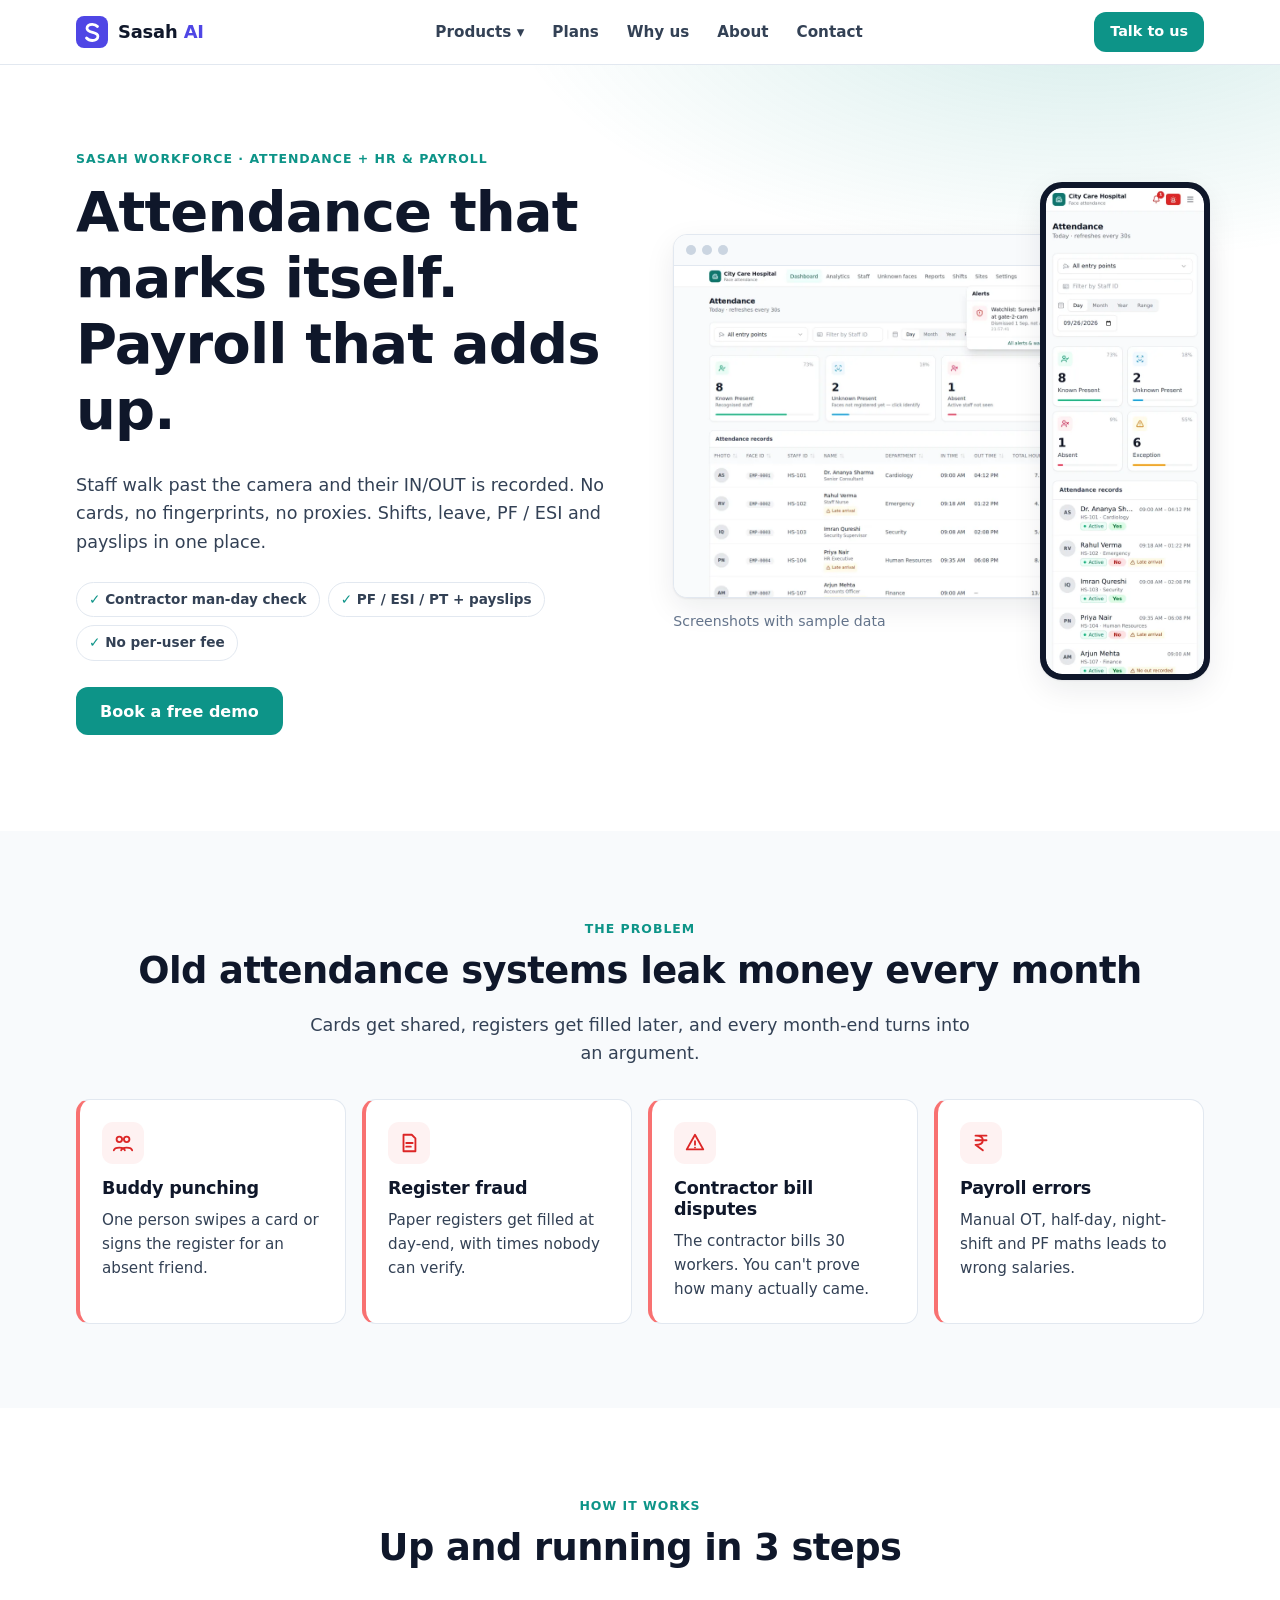
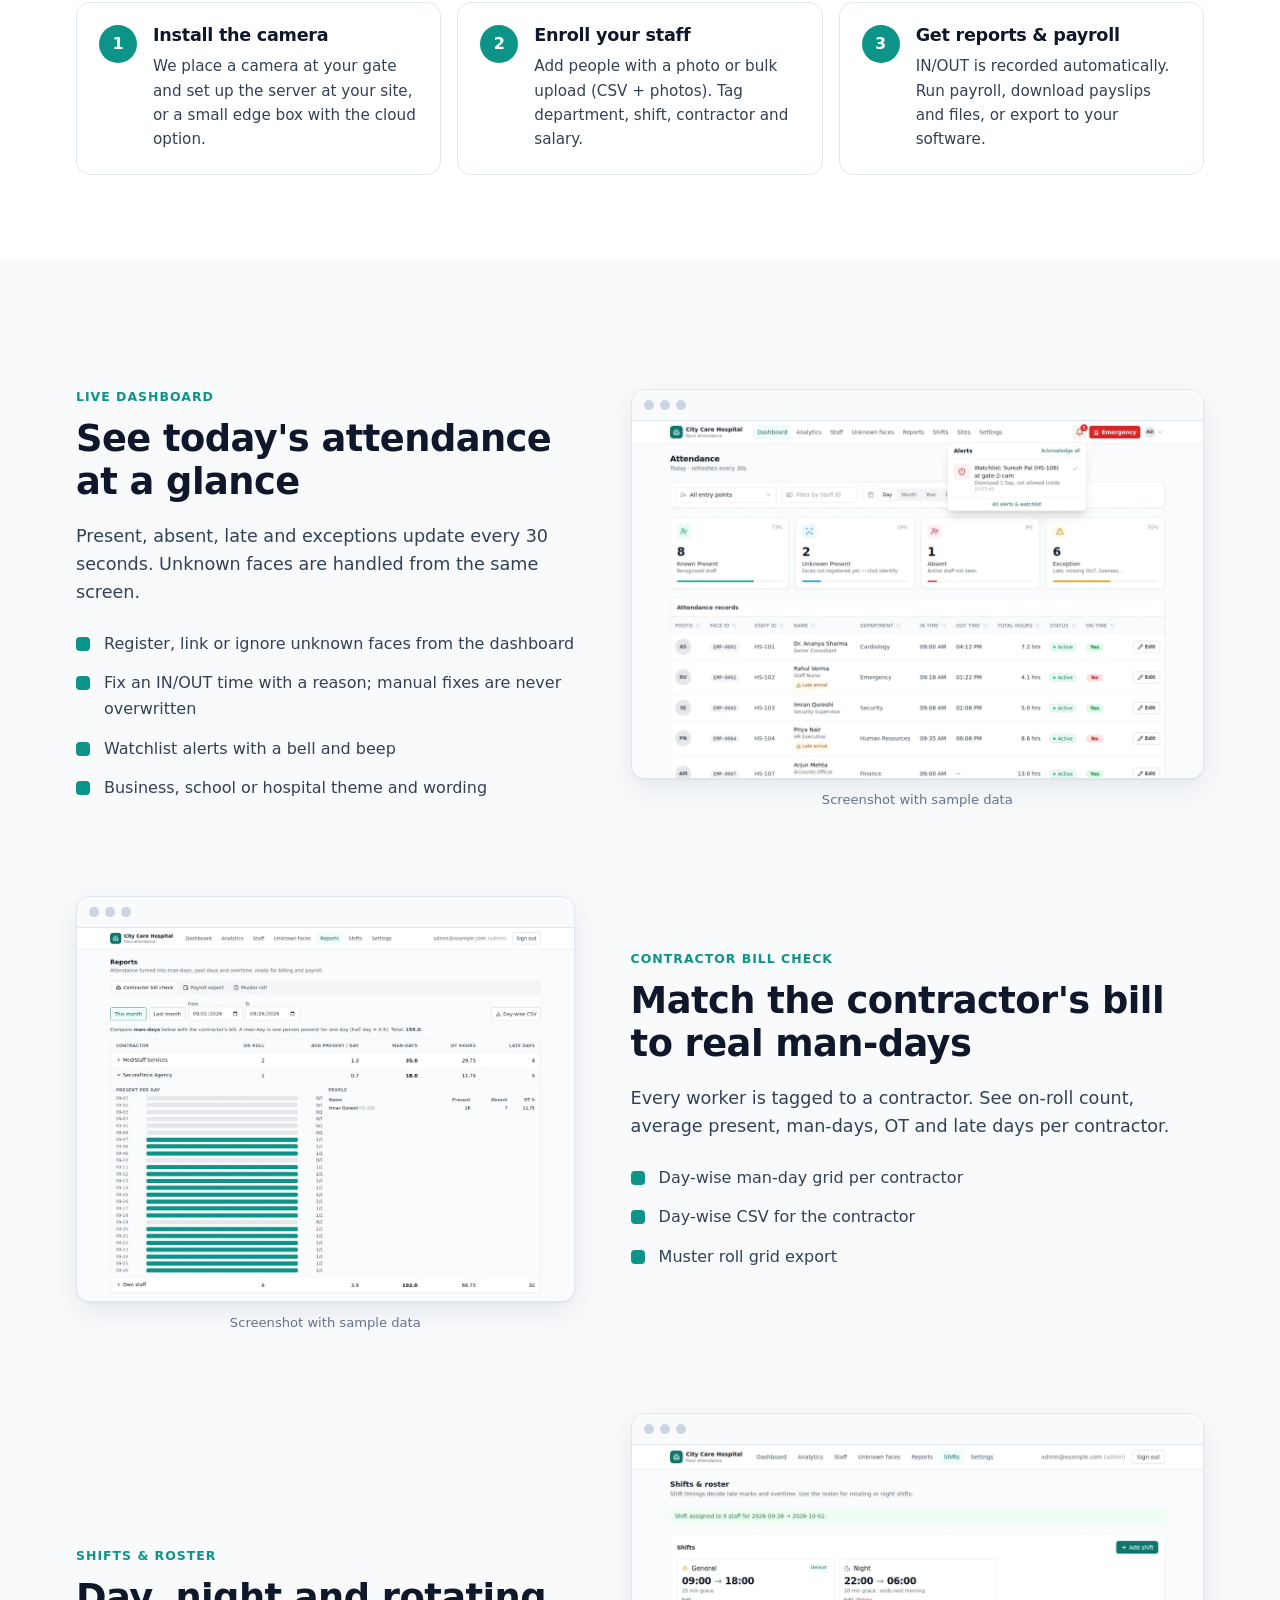
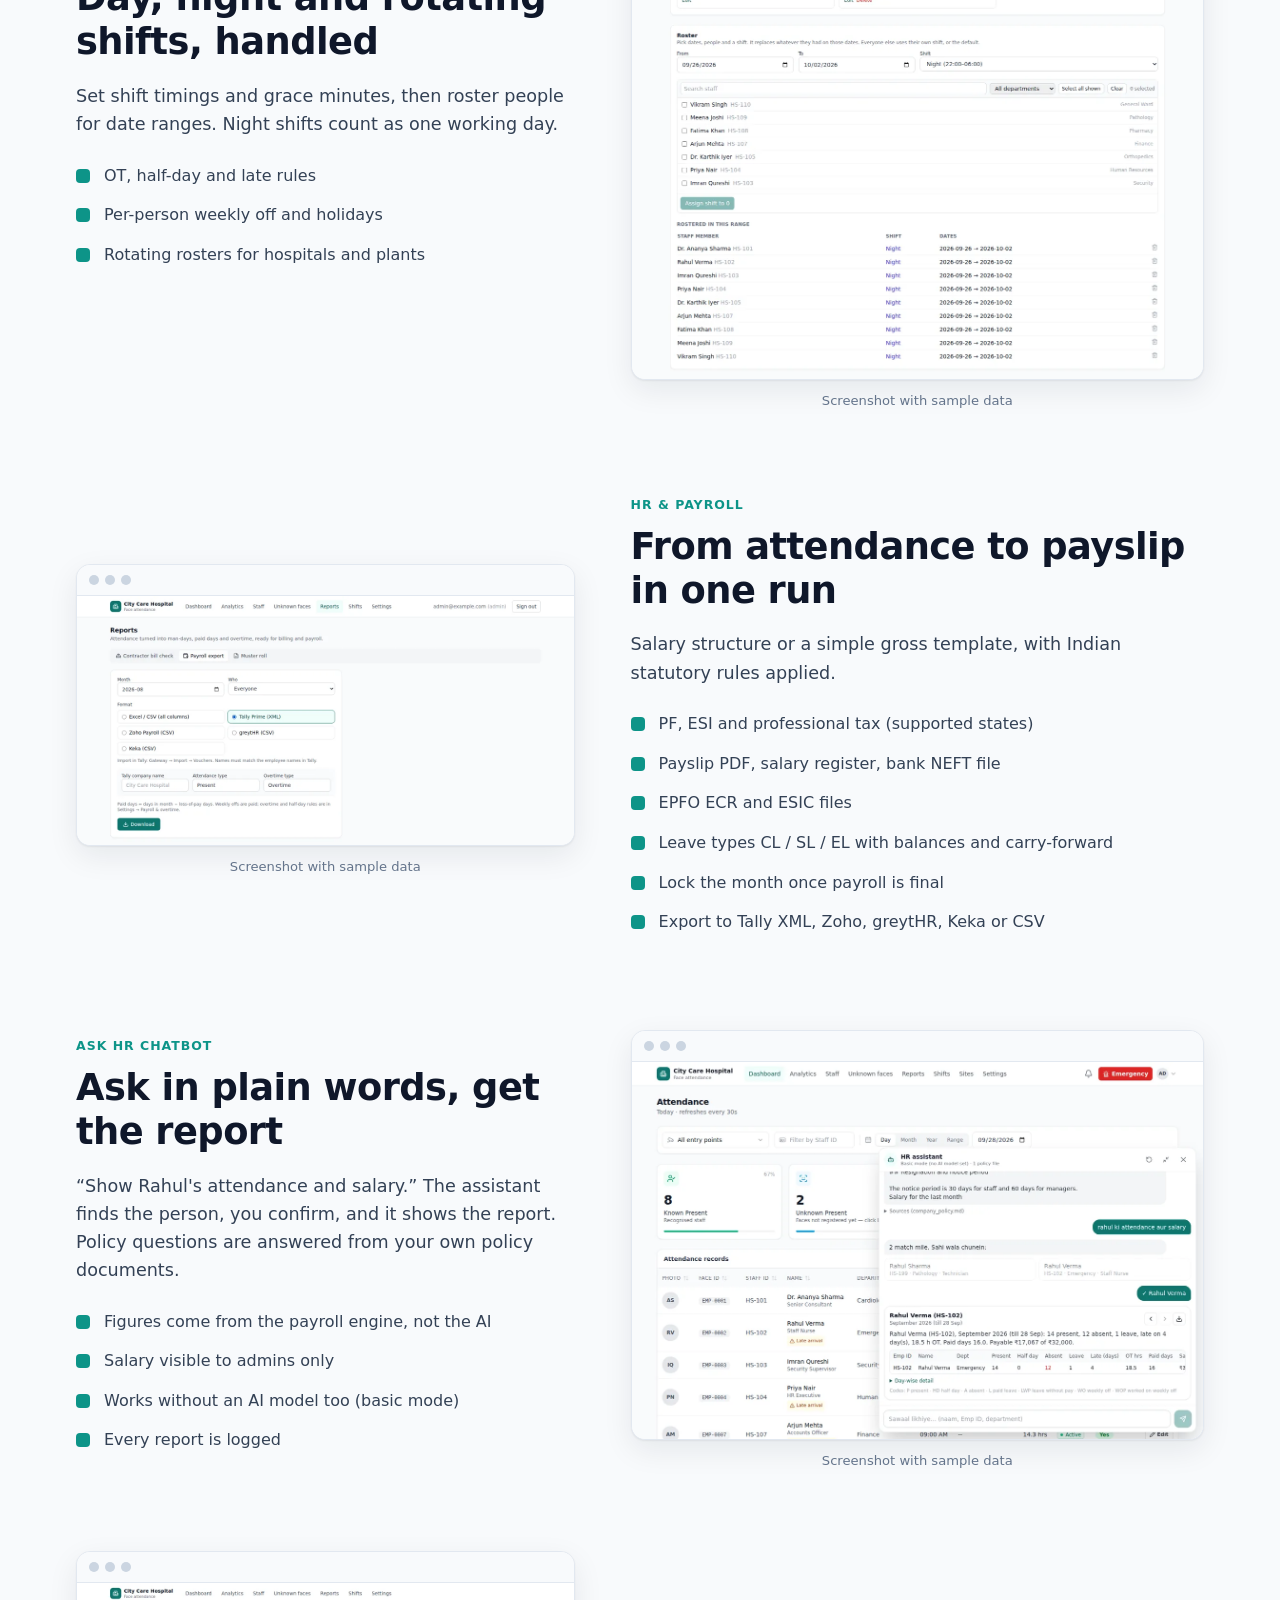
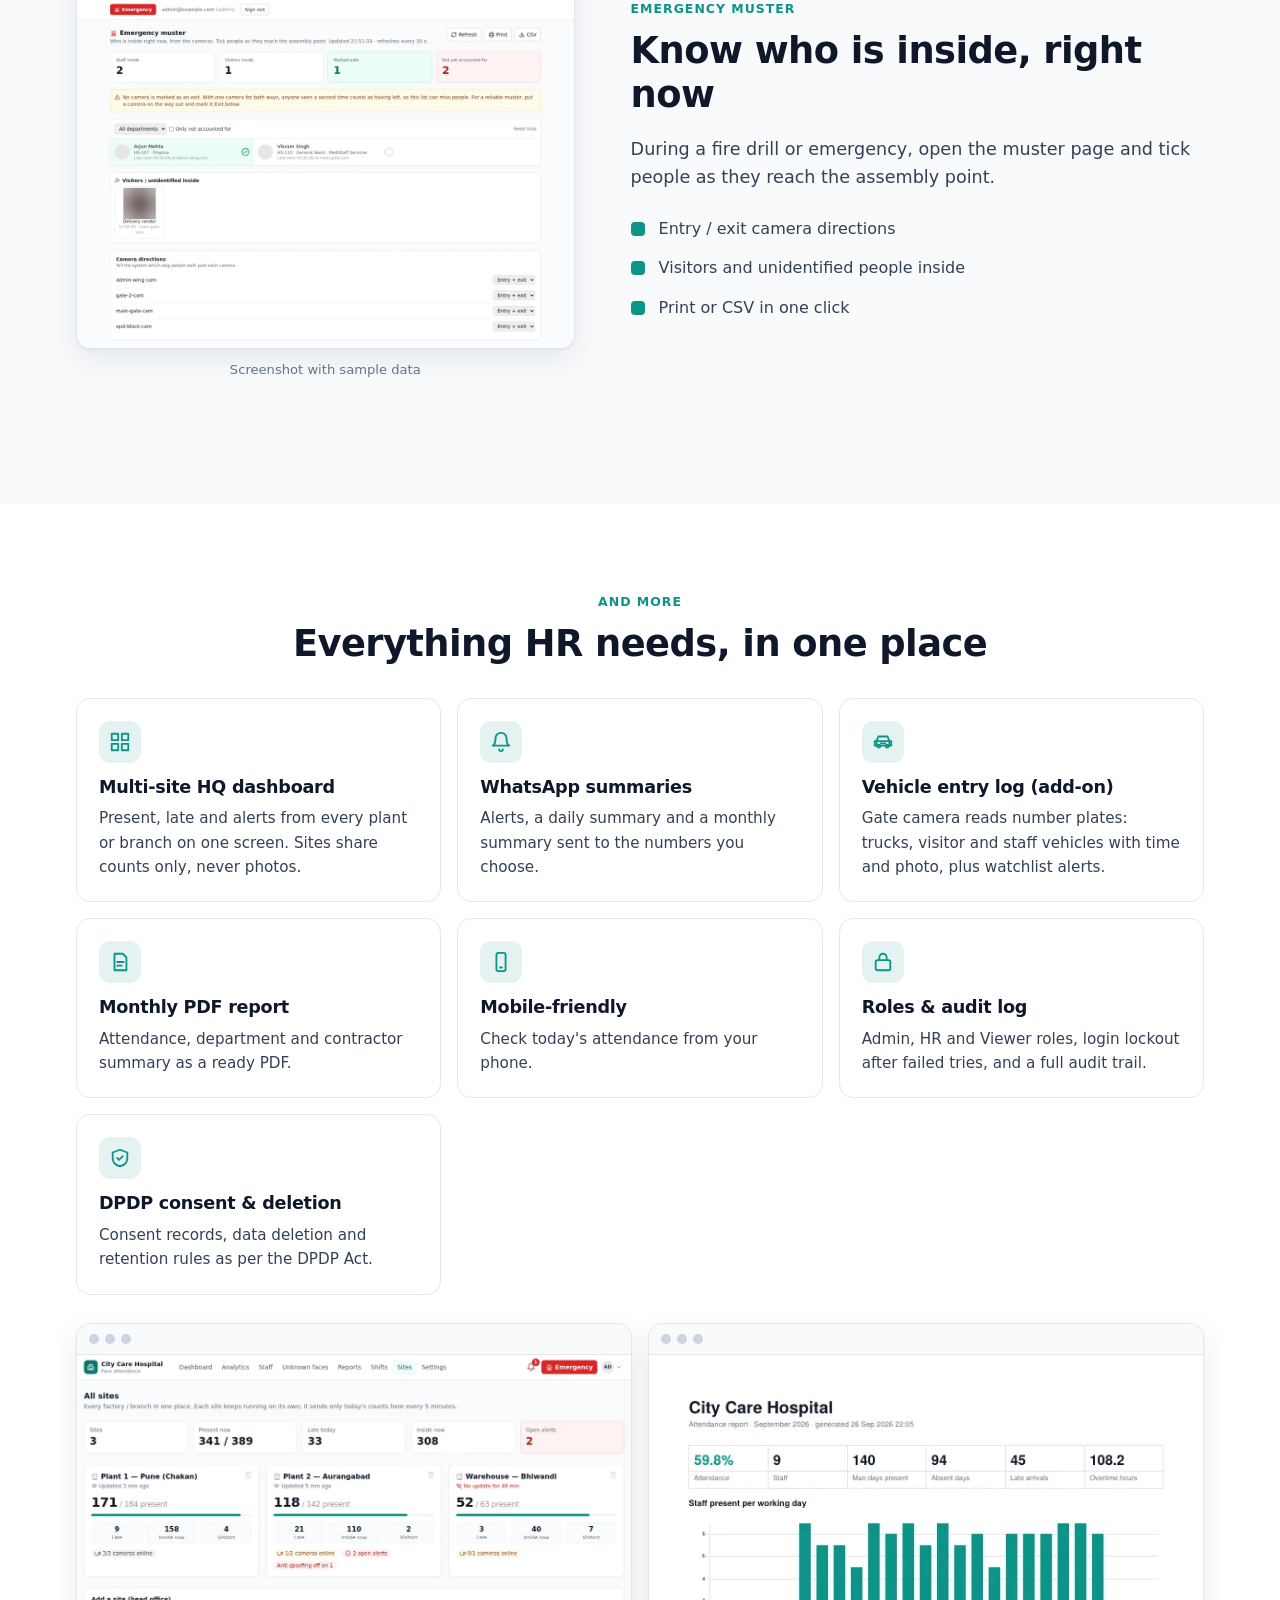
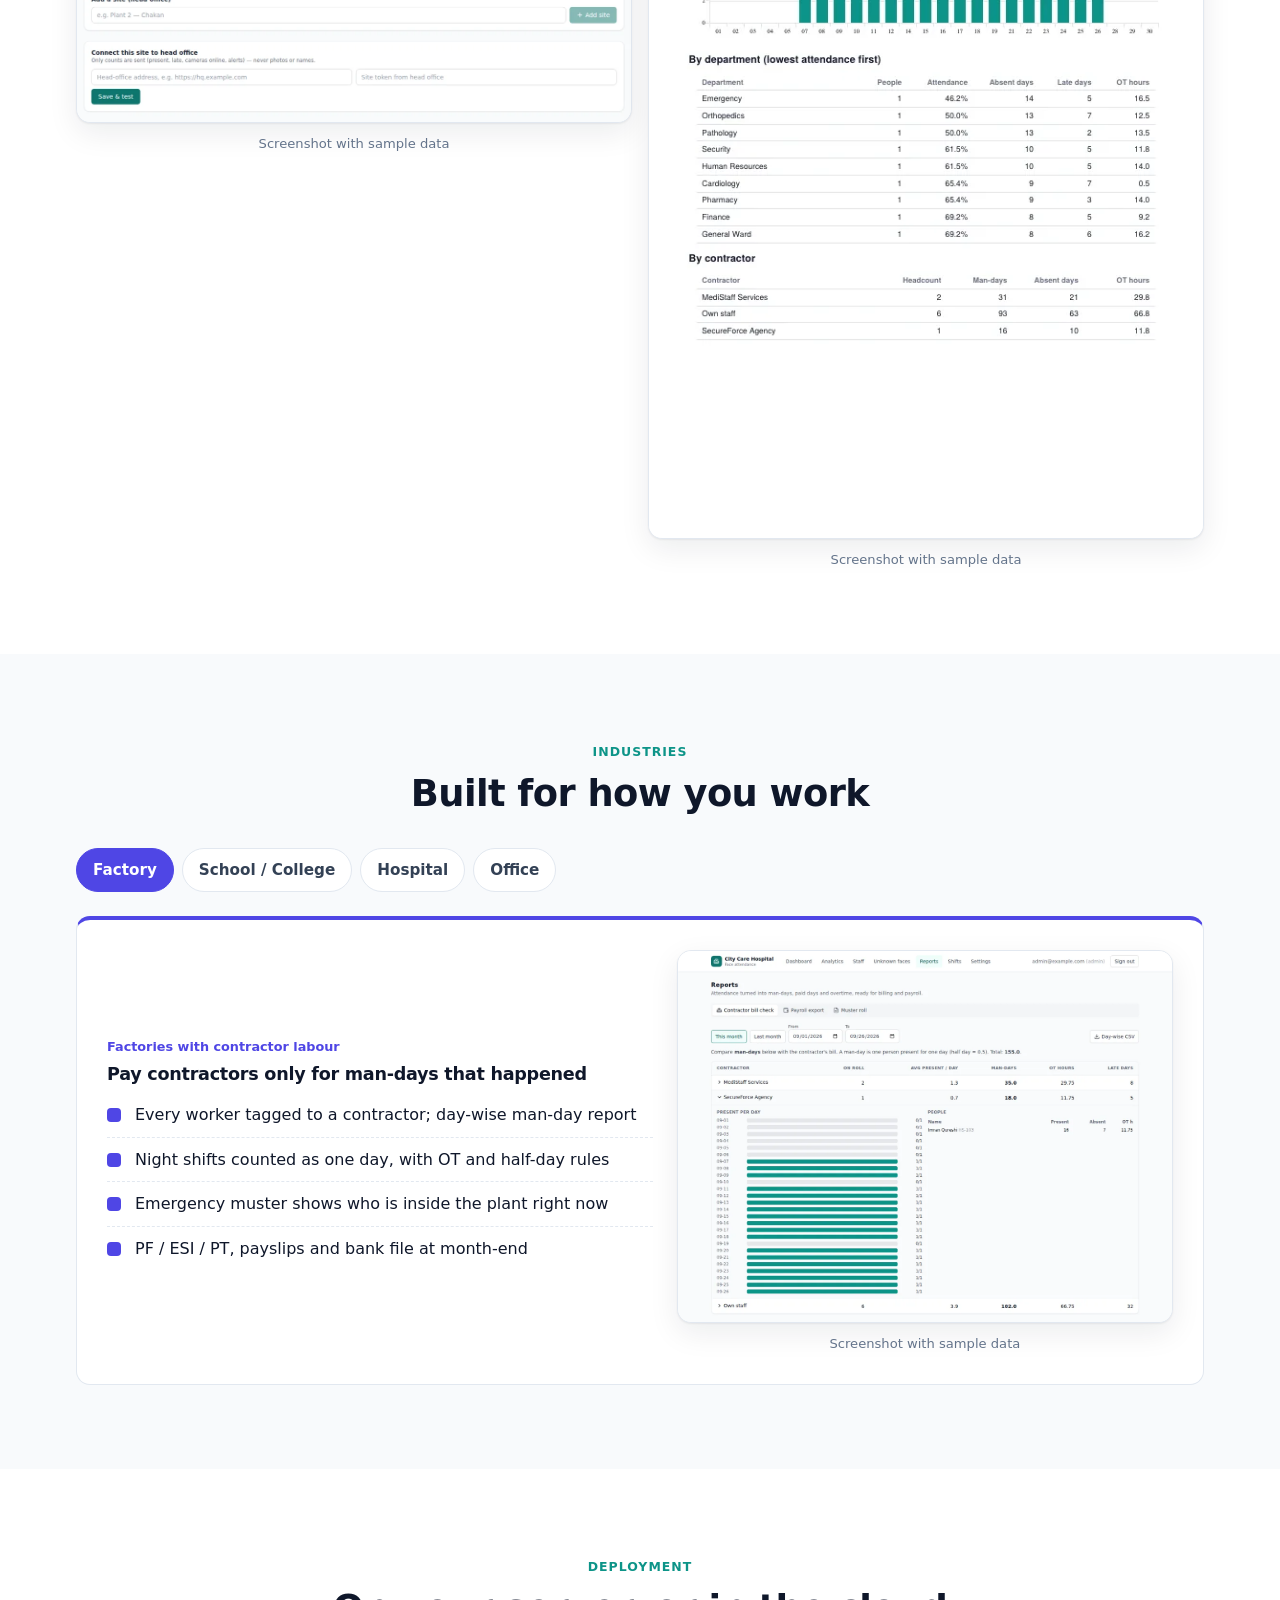
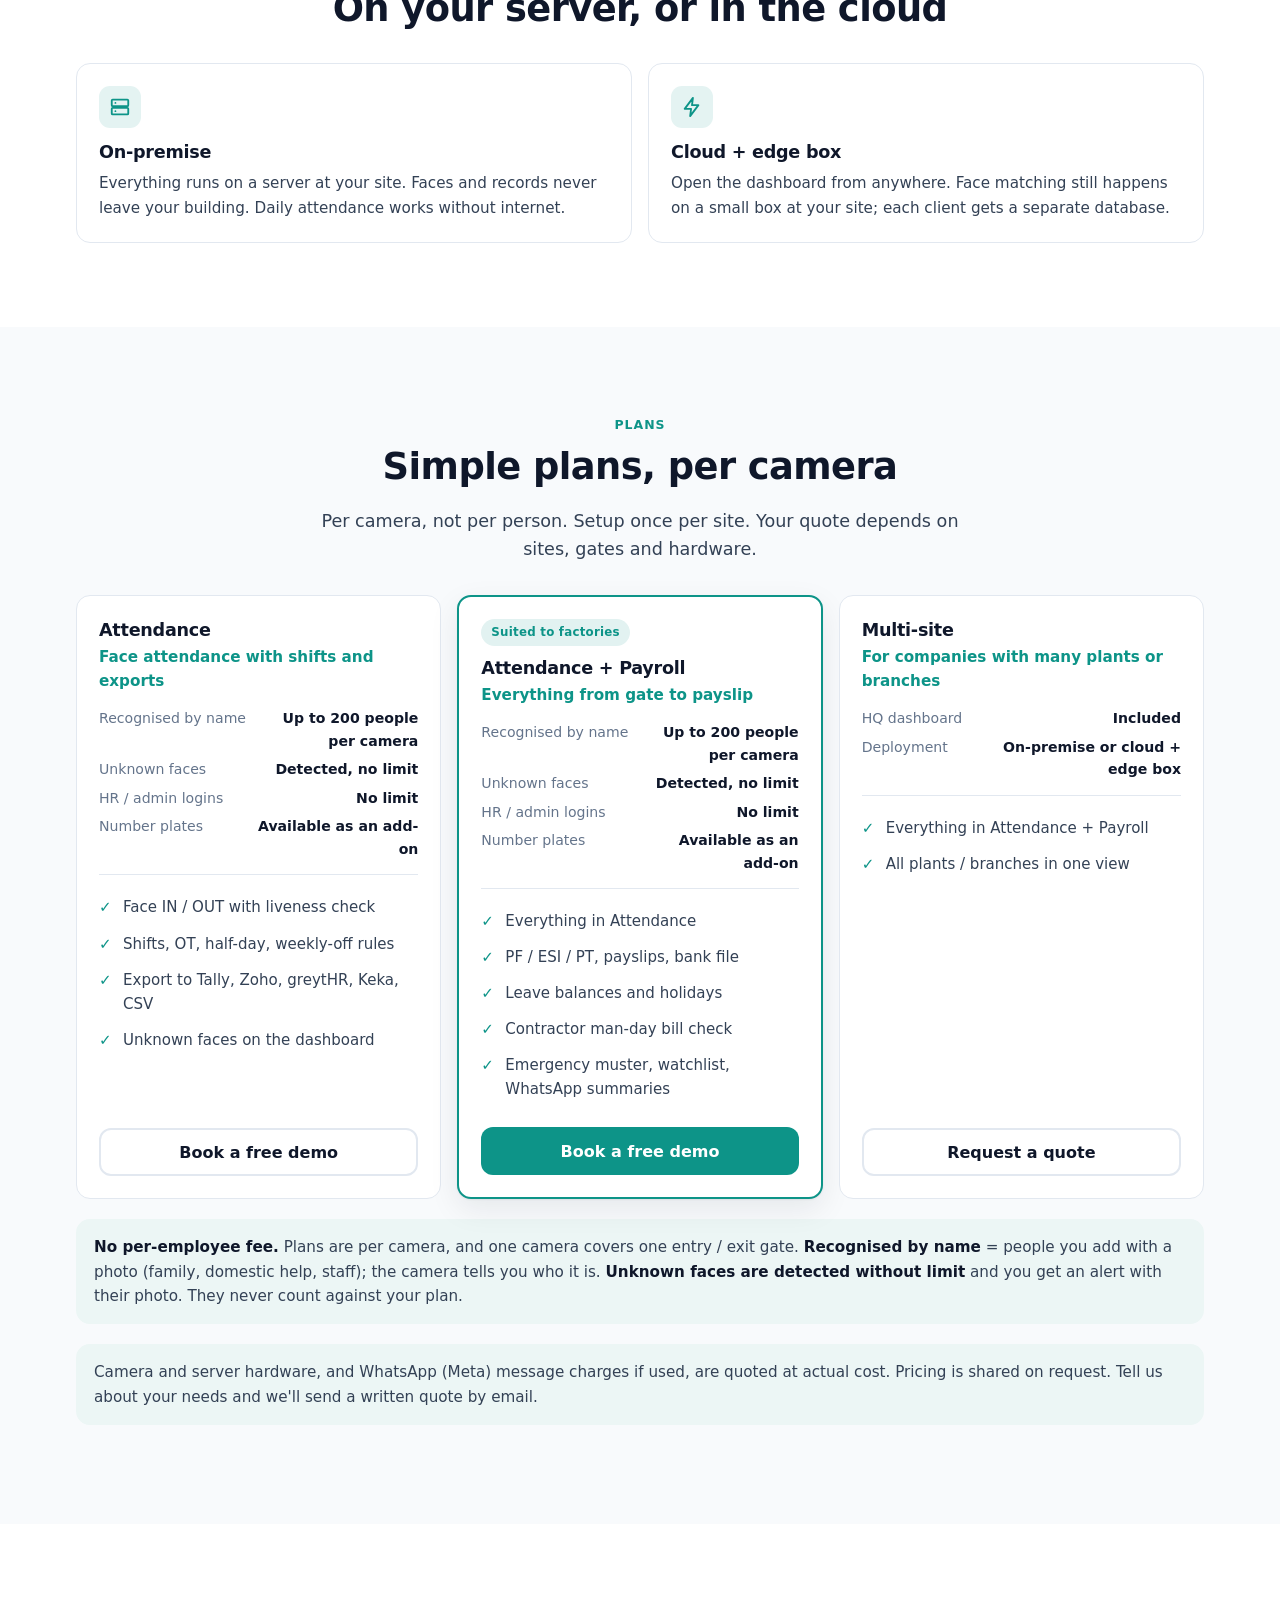
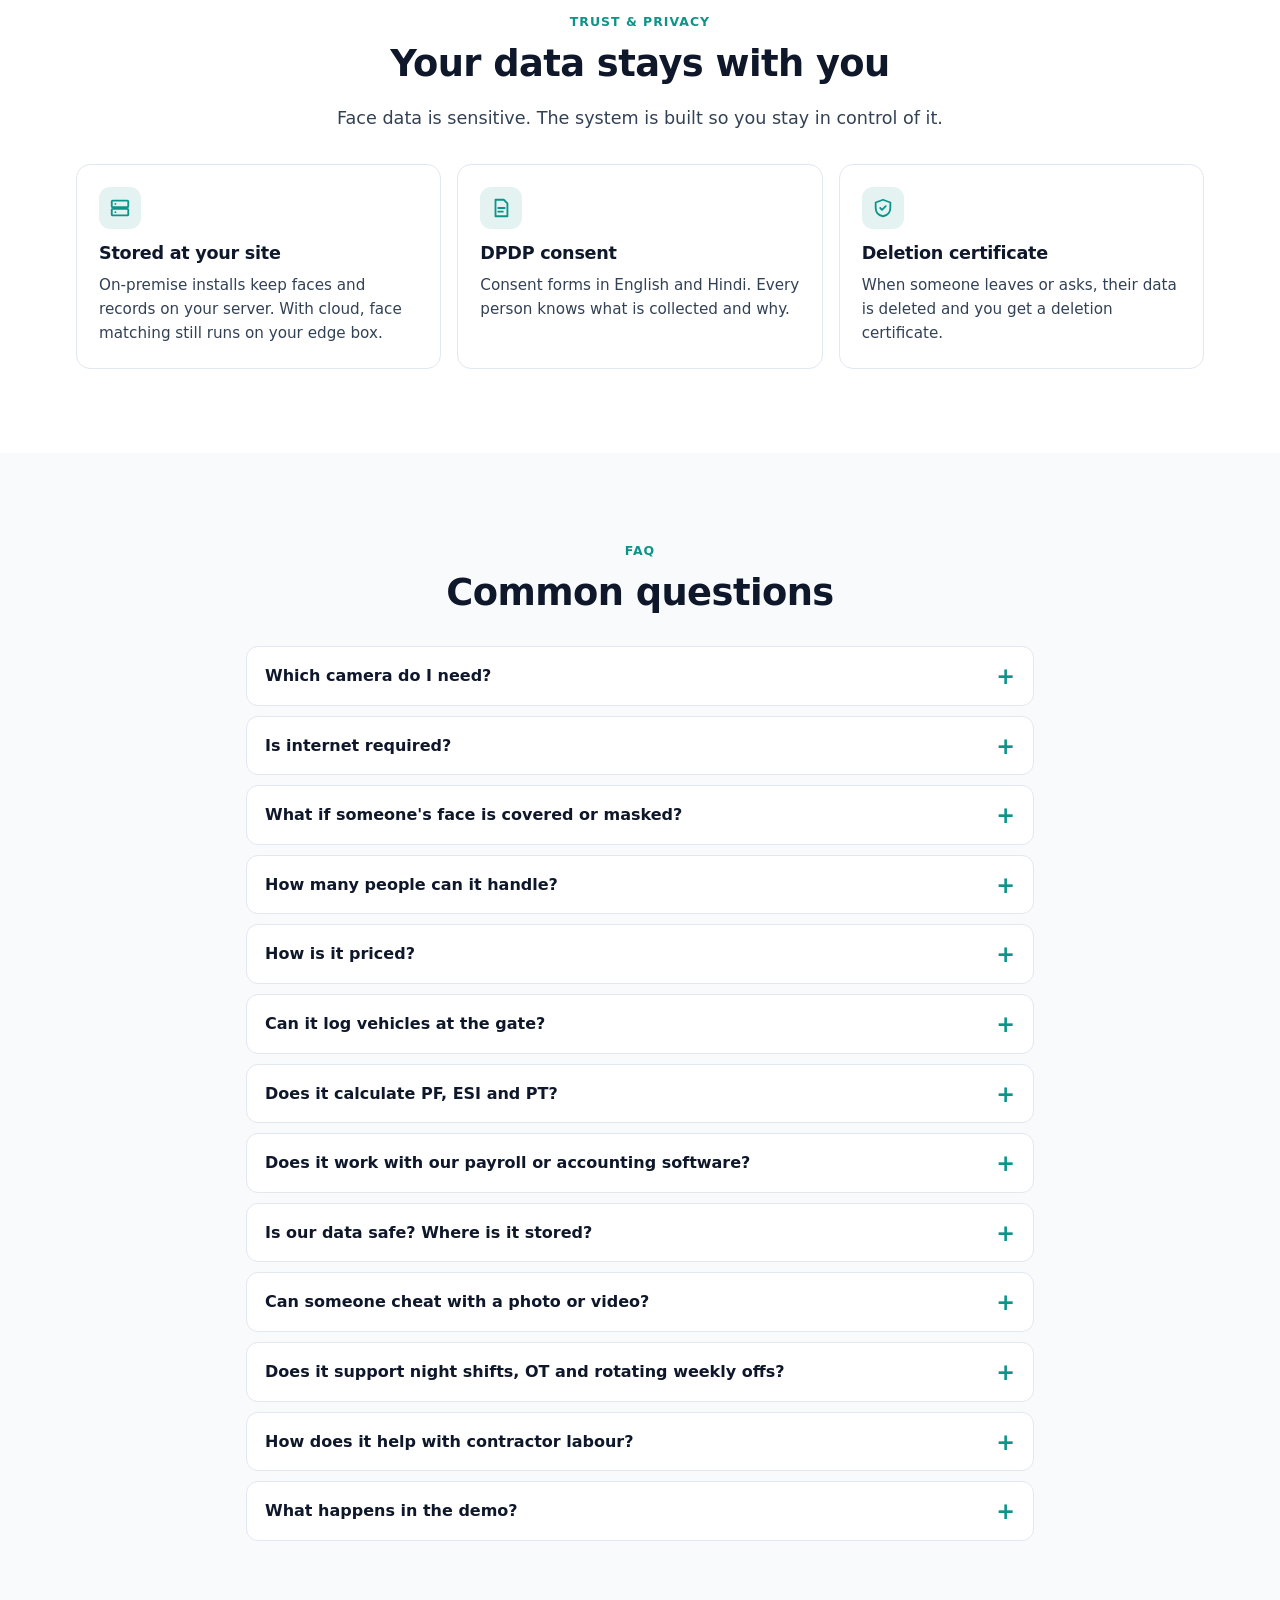
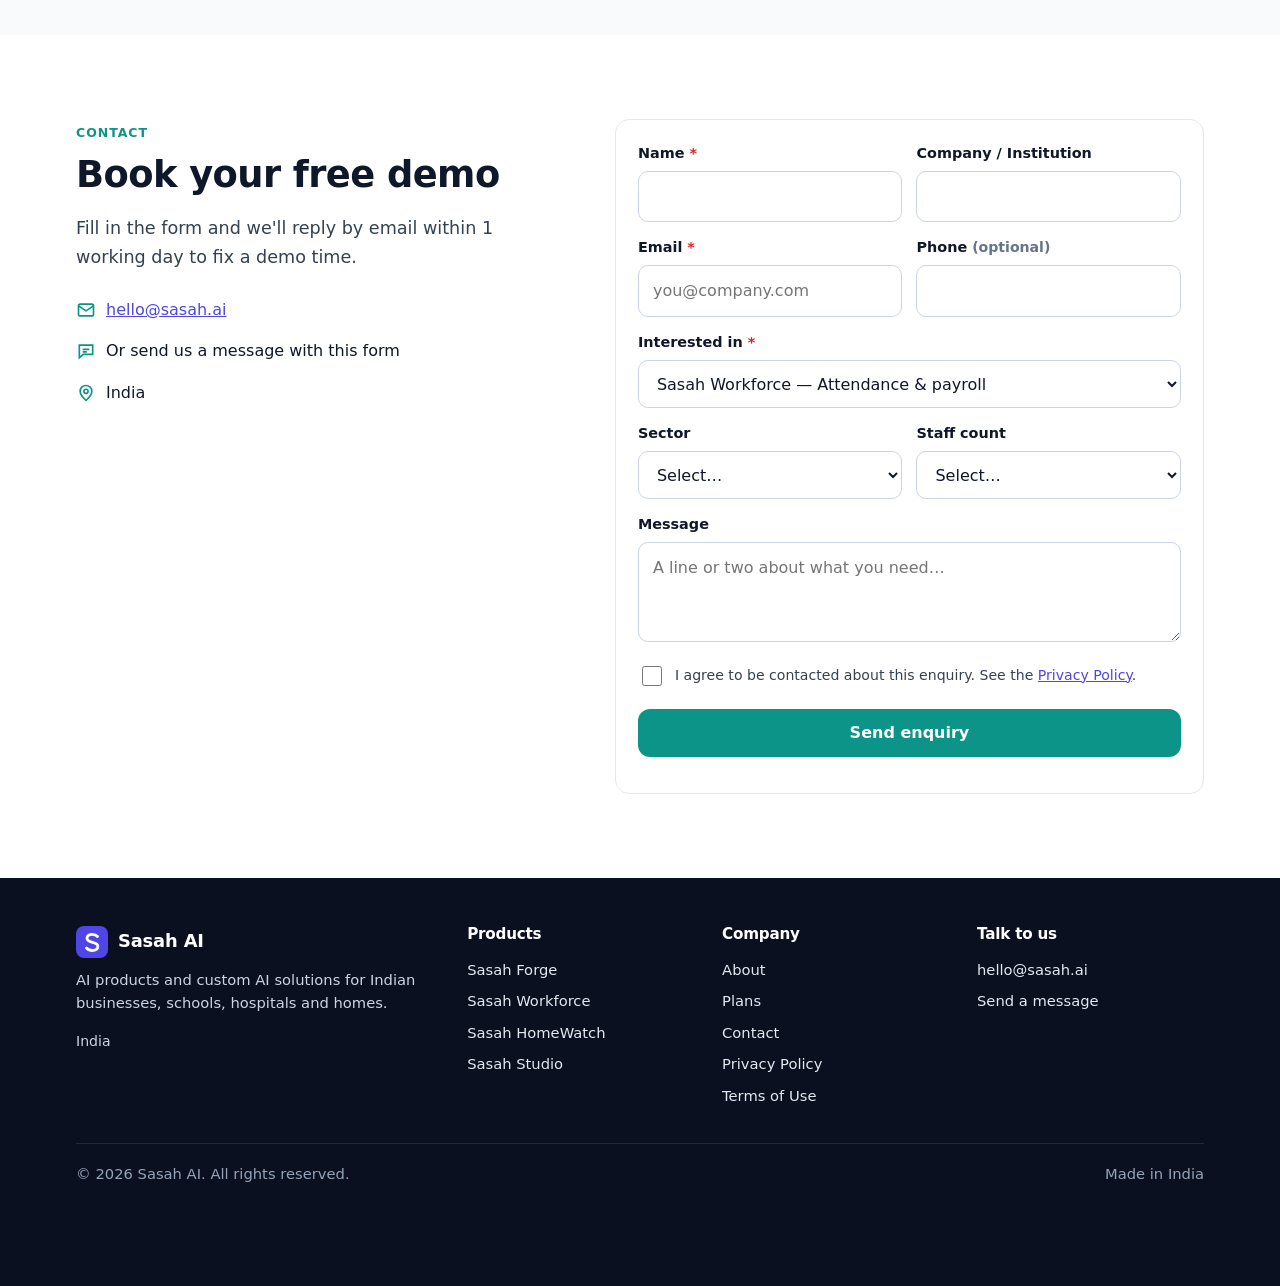
<file: workforce/index.html>
<!DOCTYPE html>
<html lang="en">
<head>
<meta charset="utf-8">
<meta name="viewport" content="width=device-width, initial-scale=1">
<title>Sasah Workforce – Face Recognition Attendance + HR &amp; Payroll | Sasah AI</title>
<meta name="description" content="Face-recognition attendance with shifts, leave, PF/ESI/PT payroll, payslips and contractor man-day reports. On-premise or cloud. No per-user fee. Book a free demo.">
<link rel="canonical" href="https://sasah.ai/workforce/">
<meta name="theme-color" content="#0b1020">
<meta property="og:type" content="website">
<meta property="og:site_name" content="Sasah AI">
<meta property="og:title" content="Sasah Workforce – Face Recognition Attendance + HR &amp; Payroll | Sasah AI">
<meta property="og:description" content="Face-recognition attendance with shifts, leave, PF/ESI/PT payroll, payslips and contractor man-day reports. On-premise or cloud. No per-user fee. Book a free demo.">
<meta property="og:url" content="https://sasah.ai/workforce/">
<meta property="og:image" content="https://sasah.ai/assets/img/og-workforce.png">
<meta property="og:locale" content="en_IN">
<meta name="twitter:card" content="summary_large_image">
<link rel="icon" href="../assets/img/favicon.svg" type="image/svg+xml">
<link rel="stylesheet" href="../assets/css/style.css">
<script type="application/ld+json">{"@context": "https://schema.org", "@type": "SoftwareApplication", "name": "Sasah Workforce", "applicationCategory": "BusinessApplication", "operatingSystem": "On-premise server or cloud", "description": "Face-recognition attendance with shifts, leave and Indian statutory payroll.", "publisher": {"@type": "Organization", "name": "Sasah AI"}}</script>
<script type="application/ld+json">{"@context": "https://schema.org", "@type": "BreadcrumbList", "itemListElement": [{"@type": "ListItem", "position": 1, "name": "Home", "item": "https://sasah.ai/"}, {"@type": "ListItem", "position": 2, "name": "Sasah Workforce", "item": "https://sasah.ai/workforce/"}]}</script>
<script type="application/ld+json">{"@context": "https://schema.org", "@type": "FAQPage", "mainEntity": [{"@type": "Question", "name": "Which camera do I need?", "acceptedAnswer": {"@type": "Answer", "text": "A standard IP (CCTV) camera or USB camera at the entry point. We check your existing cameras during the site survey and tell you if anything needs to change."}}, {"@type": "Question", "name": "Is internet required?", "acceptedAnswer": {"@type": "Answer", "text": "Not for daily attendance when installed on-premise; the system runs on a server at your site. Internet is needed for WhatsApp summaries, the multi-site HQ dashboard, the cloud option and the online chatbot mode."}}, {"@type": "Question", "name": "What if someone's face is covered or masked?", "acceptedAnswer": {"@type": "Answer", "text": "The face must be visible to the camera. Covered faces are not marked automatically; they appear on the dashboard as an “unclear face” exception so HR can fix the record in a few clicks."}}, {"@type": "Question", "name": "How many people can it handle?", "acceptedAnswer": {"@type": "Answer", "text": "Each camera recognises up to 200 active people by name. For more people or more gates, add cameras. There is no per-user fee, and unknown faces are detected without any limit."}}, {"@type": "Question", "name": "How is it priced?", "acceptedAnswer": {"@type": "Answer", "text": "Per camera, not per employee, so adding new staff never raises your bill. Setup is once per site. Share your number of sites, gates and staff and we'll email you a written quote."}}, {"@type": "Question", "name": "Can it log vehicles at the gate?", "acceptedAnswer": {"@type": "Answer", "text": "Yes, as an add-on for gate cameras. A camera that sees number plates clearly logs every vehicle with time and photo, so you can match trucks, visitors and staff vehicles with the gate register."}}, {"@type": "Question", "name": "Does it calculate PF, ESI and PT?", "acceptedAnswer": {"@type": "Answer", "text": "Yes. It applies PF and ESI rules and professional-tax slabs for supported states, and creates payslips, the bank NEFT file and EPFO / ESIC files. TDS is entered as a monthly amount. We recommend checking the first month's run with your CA."}}, {"@type": "Question", "name": "Does it work with our payroll or accounting software?", "acceptedAnswer": {"@type": "Answer", "text": "Attendance exports are available for Tally (XML), Zoho, greytHR, Keka and CSV. We match the format to your own template during setup."}}, {"@type": "Question", "name": "Is our data safe? Where is it stored?", "acceptedAnswer": {"@type": "Answer", "text": "On-premise: on your own server at your site. Cloud option: your own separate database, while face matching still happens on a small box at your site. Access is login-based with roles (Admin / HR / Viewer) and an audit log."}}, {"@type": "Question", "name": "Can someone cheat with a photo or video?", "acceptedAnswer": {"@type": "Answer", "text": "A liveness (anti-spoof) check runs before attendance is marked, and suspected spoof attempts raise an alert. No system is perfect, so we calibrate the check for each camera during installation."}}, {"@type": "Question", "name": "Does it support night shifts, OT and rotating weekly offs?", "acceptedAnswer": {"@type": "Answer", "text": "Yes. Night shifts are counted as one working day across midnight, with OT, half-day, holiday and per-person weekly-off rules."}}, {"@type": "Question", "name": "How does it help with contractor labour?", "acceptedAnswer": {"@type": "Answer", "text": "Each worker is tagged to a contractor. The bill-check report shows man-days per contractor, day by day, so you can match the contractor's bill before paying."}}, {"@type": "Question", "name": "What happens in the demo?", "acceptedAnswer": {"@type": "Answer", "text": "A walkthrough of the live dashboard, reports, payroll run and exports, plus a discussion of your site: gates, shifts, staff count and cameras. Then we share a quote."}}]}</script>
</head>
<body style="--p:var(--workforce)">
<a class="skip" href="#main">Skip to content</a>
<header class="top">
  <div class="wrap nav">
    <a class="brand" href="../" aria-label="Sasah AI home"><img src="../assets/img/favicon.svg" alt="" width="32" height="32"><span>Sasah <b>AI</b></span></a>
    <nav class="menu" aria-label="Main">
      <ul>
        <li class="has-dd"><button class="dd" type="button" aria-expanded="false" aria-haspopup="true">Products ▾</button>
          <ul class="dd-panel" style="list-style:none;margin:0"><li><a href="../custom-ai/" style="--c:var(--forge)"><span class="dot" aria-hidden="true"></span><span>Sasah Forge<small>Custom AI solutions</small></span></a></li><li><a href="../workforce/" style="--c:var(--workforce)" aria-current="page"><span class="dot" aria-hidden="true"></span><span>Sasah Workforce<small>Face attendance + HR & payroll</small></span></a></li><li><a href="../homewatch/" style="--c:var(--homewatch)"><span class="dot" aria-hidden="true"></span><span>Sasah HomeWatch<small>Face recognition for home CCTV</small></span></a></li><li><a href="../websites/" style="--c:var(--studio)"><span class="dot" aria-hidden="true"></span><span>Sasah Studio<small>Websites</small></span></a></li></ul></li>
        <li><a href="../plans/">Plans</a></li>
        <li><a href="../#why">Why us</a></li>
        <li><a href="../about/">About</a></li>
        <li><a href="../#contact">Contact</a></li>
      </ul>
    </nav>
    <div class="nav-right">
      <a class="btn btn-primary nav-cta" href="#contact">Talk to us</a>
      <button class="burger" type="button" aria-label="Menu" aria-expanded="false" aria-controls="drawer"><svg viewBox="0 0 24 24" fill="none" stroke="currentColor" stroke-width="2" stroke-linecap="round"><path d="M4 7h16M4 12h16M4 17h16"/></svg></button>
    </div>
  </div>
  <div class="drawer" id="drawer">
    <ul><li><a href="../custom-ai/" style="--c:var(--forge)"><span class="dot" aria-hidden="true"></span>Sasah Forge <span class="muted small">· Custom AI solutions</span></a></li><li><a href="../workforce/" style="--c:var(--workforce)"><span class="dot" aria-hidden="true"></span>Sasah Workforce <span class="muted small">· Face attendance + HR & payroll</span></a></li><li><a href="../homewatch/" style="--c:var(--homewatch)"><span class="dot" aria-hidden="true"></span>Sasah HomeWatch <span class="muted small">· Face recognition for home CCTV</span></a></li><li><a href="../websites/" style="--c:var(--studio)"><span class="dot" aria-hidden="true"></span>Sasah Studio <span class="muted small">· Websites</span></a></li>
      <li><a href="../plans/">Plans</a></li>
      <li><a href="../about/">About us</a></li>
      <li><a href="../#why">Why Sasah AI</a></li>
      <li><a href="#contact">Contact</a></li>
      <li><a class="btn btn-primary" href="#contact">Talk to us</a></li>
    </ul>
  </div>
</header>
<main id="main">

<section class="hero" id="top">
  <div class="wrap hero-grid">
    <div>
      <span class="eyebrow">Sasah Workforce · Attendance + HR &amp; payroll</span>
      <h1>Attendance that marks itself. Payroll that adds up.</h1>
      <p class="lead">Staff walk past the camera and their IN/OUT is recorded. No cards, no fingerprints, no proxies. Shifts, leave, PF / ESI and payslips in one place.</p>
      <ul class="pill-list"><li>Contractor man-day check</li><li>PF / ESI / PT + payslips</li><li>No per-user fee</li></ul>
      <div class="btn-row">
        <a class="btn btn-primary" href="#contact">Book a free demo</a>
        <a class="btn btn-wa" hidden data-show="wa" data-wa="Hi, I want to know more about Sasah Workforce." href="#" target="_blank" rel="noopener"><svg viewBox="0 0 24 24" aria-hidden="true" fill="currentColor"><path d="M12 2a10 10 0 0 0-8.6 15.1L2 22l5-1.3A10 10 0 1 0 12 2zm5.3 14.1c-.2.6-1.3 1.2-1.8 1.2-.5.1-1 .2-3.3-.7-2.8-1.1-4.5-3.9-4.7-4.1-.1-.2-1.1-1.5-1.1-2.8s.7-2 1-2.3c.2-.3.5-.3.7-.3h.5c.2 0 .4 0 .6.5l.8 2c.1.2.1.4 0 .5l-.4.6-.4.4c-.1.2-.3.3-.1.6.2.3.8 1.3 1.7 2.1 1.2 1 2.1 1.3 2.4 1.5.3.1.5.1.6-.1l.9-1c.2-.3.4-.2.7-.1l1.9.9c.3.1.5.2.5.3.1.2.1.7-.1 1.3z"/></svg><span>WhatsApp us</span></a>
      </div>
          </div>
    <div class="hero-shots">
      <div class="frame"><div class="frame-bar" aria-hidden="true"><i></i><i></i><i></i></div><img src="../assets/img/dashboard_alerts.webp" alt="Attendance dashboard showing present, unknown, absent and exception counts with a watchlist alert" width="1200" height="750" fetchpriority="high"></div>
      <div class="phone"><img src="../assets/img/mobile_dashboard.webp" alt="The same dashboard on a mobile phone" width="390" height="1200" loading="lazy"></div>
      <p class="small muted" style="margin-top:12px;max-width:60%">Screenshots with sample data</p>
    </div>
  </div>
</section>

<section class="alt problem" aria-labelledby="problem-h">
  <div class="wrap">
    <div class="section-head center">
      <span class="eyebrow">The problem</span>
      <h2 id="problem-h">Old attendance systems leak money every month</h2>
      <p class="lead">Cards get shared, registers get filled later, and every month-end turns into an argument.</p>
    </div>
    <div class="grid g2 g4">
      <div class="card"><div class="ico" aria-hidden="true"><svg viewBox="0 0 24 24" fill="none" stroke="currentColor" stroke-width="2" stroke-linecap="round" stroke-linejoin="round"><circle cx="8" cy="8" r="3"/><circle cx="16" cy="8" r="3"/><path d="M2 20c1-4 11-4 12 0M10 20c1-4 11-4 12 0"/></svg></div><h3>Buddy punching</h3><p>One person swipes a card or signs the register for an absent friend.</p></div>
      <div class="card"><div class="ico" aria-hidden="true"><svg viewBox="0 0 24 24" fill="none" stroke="currentColor" stroke-width="2" stroke-linecap="round" stroke-linejoin="round"><path d="M6 3h9l4 4v14H6z"/><path d="M9 12h7M9 16h5"/></svg></div><h3>Register fraud</h3><p>Paper registers get filled at day-end, with times nobody can verify.</p></div>
      <div class="card"><div class="ico" aria-hidden="true"><svg viewBox="0 0 24 24" fill="none" stroke="currentColor" stroke-width="2" stroke-linecap="round" stroke-linejoin="round"><path d="M12 3l9 16H3z"/><path d="M12 10v4M12 17h.01"/></svg></div><h3>Contractor bill disputes</h3><p>The contractor bills 30 workers. You can't prove how many actually came.</p></div>
      <div class="card"><div class="ico" aria-hidden="true"><svg viewBox="0 0 24 24" fill="none" stroke="currentColor" stroke-width="2" stroke-linecap="round" stroke-linejoin="round"><path d="M6 4h12M6 9h12M6 4c6 0 8 2 8 5s-2 5-8 5l8 6"/></svg></div><h3>Payroll errors</h3><p>Manual OT, half-day, night-shift and PF maths leads to wrong salaries.</p></div>
    </div>
  </div>
</section>

<section id="how" aria-labelledby="how-h">
  <div class="wrap">
    <div class="section-head center"><span class="eyebrow">How it works</span><h2 id="how-h">Up and running in 3 steps</h2></div>
    <ol class="steps grid g3">
      <li><h3>Install the camera</h3><p>We place a camera at your gate and set up the server at your site, or a small edge box with the cloud option.</p></li>
      <li><h3>Enroll your staff</h3><p>Add people with a photo or bulk upload (CSV + photos). Tag department, shift, contractor and salary.</p></li>
      <li><h3>Get reports &amp; payroll</h3><p>IN/OUT is recorded automatically. Run payroll, download payslips and files, or export to your software.</p></li>
    </ol>
  </div>
</section>

<section class="alt" id="features" aria-labelledby="feat-h">
  <div class="wrap">
    <h2 id="feat-h" class="sr-only">Features</h2>
    <div class="split">
  <div><span class="eyebrow">Live dashboard</span><h2>See today's attendance at a glance</h2><p class="lead">Present, absent, late and exceptions update every 30 seconds. Unknown faces are handled from the same screen.</p><ul><li>Register, link or ignore unknown faces from the dashboard</li><li>Fix an IN/OUT time with a reason; manual fixes are never overwritten</li><li>Watchlist alerts with a bell and beep</li><li>Business, school or hospital theme and wording</li></ul></div>
  <figure><div class="frame"><div class="frame-bar" aria-hidden="true"><i></i><i></i><i></i></div><img src="../assets/img/dashboard_alerts.webp" alt="Dashboard with KPI cards and attendance records" width="1200" height="750" loading="lazy" decoding="async"></div><figcaption>Screenshot with sample data</figcaption></figure>
</div>
    <div class="split rev">
  <div><span class="eyebrow">Contractor bill check</span><h2>Match the contractor's bill to real man-days</h2><p class="lead">Every worker is tagged to a contractor. See on-roll count, average present, man-days, OT and late days per contractor.</p><ul><li>Day-wise man-day grid per contractor</li><li>Day-wise CSV for the contractor</li><li>Muster roll grid export</li></ul></div>
  <figure><div class="frame"><div class="frame-bar" aria-hidden="true"><i></i><i></i><i></i></div><img src="../assets/img/contractor_report.webp" alt="Contractor bill check report with day-wise man-days" width="1200" height="903" loading="lazy" decoding="async"></div><figcaption>Screenshot with sample data</figcaption></figure>
</div>
    <div class="split">
  <div><span class="eyebrow">Shifts &amp; roster</span><h2>Day, night and rotating shifts, handled</h2><p class="lead">Set shift timings and grace minutes, then roster people for date ranges. Night shifts count as one working day.</p><ul><li>OT, half-day and late rules</li><li>Per-person weekly off and holidays</li><li>Rotating rosters for hospitals and plants</li></ul></div>
  <figure><div class="frame"><div class="frame-bar" aria-hidden="true"><i></i><i></i><i></i></div><img src="../assets/img/shifts_roster.webp" alt="Shifts and roster screen" width="1200" height="1121" loading="lazy" decoding="async"></div><figcaption>Screenshot with sample data</figcaption></figure>
</div>
    <div class="split rev">
  <div><span class="eyebrow">HR &amp; payroll</span><h2>From attendance to payslip in one run</h2><p class="lead">Salary structure or a simple gross template, with Indian statutory rules applied.</p><ul><li>PF, ESI and professional tax (supported states)</li><li>Payslip PDF, salary register, bank NEFT file</li><li>EPFO ECR and ESIC files</li><li>Leave types CL / SL / EL with balances and carry-forward</li><li>Lock the month once payroll is final</li><li>Export to Tally XML, Zoho, greytHR, Keka or CSV</li></ul></div>
  <figure><div class="frame"><div class="frame-bar" aria-hidden="true"><i></i><i></i><i></i></div><img src="../assets/img/payroll_export.webp" alt="Payroll export screen with Tally, Zoho, greytHR, Keka and CSV formats" width="1200" height="600" loading="lazy" decoding="async"></div><figcaption>Screenshot with sample data</figcaption></figure>
</div>
    <div class="split">
  <div><span class="eyebrow">Ask HR chatbot</span><h2>Ask in plain words, get the report</h2><p class="lead">“Show Rahul's attendance and salary.” The assistant finds the person, you confirm, and it shows the report. Policy questions are answered from your own policy documents.</p><ul><li>Figures come from the payroll engine, not the AI</li><li>Salary visible to admins only</li><li>Works without an AI model too (basic mode)</li><li>Every report is logged</li></ul></div>
  <figure><div class="frame"><div class="frame-bar" aria-hidden="true"><i></i><i></i><i></i></div><img src="../assets/img/chatbot_report.webp" alt="Ask HR chatbot showing an attendance and salary report" width="1200" height="791" loading="lazy" decoding="async"></div><figcaption>Screenshot with sample data</figcaption></figure>
</div>
    <div class="split rev">
  <div><span class="eyebrow">Emergency muster</span><h2>Know who is inside, right now</h2><p class="lead">During a fire drill or emergency, open the muster page and tick people as they reach the assembly point.</p><ul><li>Entry / exit camera directions</li><li>Visitors and unidentified people inside</li><li>Print or CSV in one click</li></ul></div>
  <figure><div class="frame"><div class="frame-bar" aria-hidden="true"><i></i><i></i><i></i></div><img src="../assets/img/emergency_muster.webp" alt="Emergency muster page showing staff inside and marked safe" width="1200" height="884" loading="lazy" decoding="async"></div><figcaption>Screenshot with sample data</figcaption></figure>
</div>
  </div>
</section>

<section aria-labelledby="more-h">
  <div class="wrap">
    <div class="section-head center"><span class="eyebrow">And more</span><h2 id="more-h">Everything HR needs, in one place</h2></div>
    <div class="grid g2 g3">
      <div class="card"><div class="ico" aria-hidden="true"><svg viewBox="0 0 24 24" fill="none" stroke="currentColor" stroke-width="2" stroke-linecap="round" stroke-linejoin="round"><rect x="3" y="3" width="7" height="7"/><rect x="14" y="3" width="7" height="7"/><rect x="3" y="14" width="7" height="7"/><rect x="14" y="14" width="7" height="7"/></svg></div><h3>Multi-site HQ dashboard</h3><p>Present, late and alerts from every plant or branch on one screen. Sites share counts only, never photos.</p></div>
      <div class="card"><div class="ico" aria-hidden="true"><svg viewBox="0 0 24 24" fill="none" stroke="currentColor" stroke-width="2" stroke-linecap="round" stroke-linejoin="round"><path d="M18 8a6 6 0 0 0-12 0c0 7-3 8-3 8h18s-3-1-3-8M10 20a2 2 0 0 0 4 0"/></svg></div><h3>WhatsApp summaries</h3><p>Alerts, a daily summary and a monthly summary sent to the numbers you choose.</p></div>
      <div class="card"><div class="ico" aria-hidden="true"><svg viewBox="0 0 24 24" fill="none" stroke="currentColor" stroke-width="2" stroke-linecap="round" stroke-linejoin="round"><path d="M5 16V11l2-5h10l2 5v5"/><path d="M3 11h18v5H3z"/><circle cx="7.5" cy="16.5" r="1.5"/><circle cx="16.5" cy="16.5" r="1.5"/><path d="M9.5 13.5h5"/></svg></div><h3>Vehicle entry log (add-on)</h3><p>Gate camera reads number plates: trucks, visitor and staff vehicles with time and photo, plus watchlist alerts.</p></div>
      <div class="card"><div class="ico" aria-hidden="true"><svg viewBox="0 0 24 24" fill="none" stroke="currentColor" stroke-width="2" stroke-linecap="round" stroke-linejoin="round"><path d="M6 3h9l4 4v14H6z"/><path d="M9 12h7M9 16h5"/></svg></div><h3>Monthly PDF report</h3><p>Attendance, department and contractor summary as a ready PDF.</p></div>
      <div class="card"><div class="ico" aria-hidden="true"><svg viewBox="0 0 24 24" fill="none" stroke="currentColor" stroke-width="2" stroke-linecap="round" stroke-linejoin="round"><rect x="7" y="2" width="10" height="20" rx="2"/><path d="M11 18h2"/></svg></div><h3>Mobile-friendly</h3><p>Check today's attendance from your phone.</p></div>
      <div class="card"><div class="ico" aria-hidden="true"><svg viewBox="0 0 24 24" fill="none" stroke="currentColor" stroke-width="2" stroke-linecap="round" stroke-linejoin="round"><rect x="4" y="10" width="16" height="11" rx="2"/><path d="M8 10V7a4 4 0 0 1 8 0v3"/></svg></div><h3>Roles &amp; audit log</h3><p>Admin, HR and Viewer roles, login lockout after failed tries, and a full audit trail.</p></div>
      <div class="card"><div class="ico" aria-hidden="true"><svg viewBox="0 0 24 24" fill="none" stroke="currentColor" stroke-width="2" stroke-linecap="round" stroke-linejoin="round"><path d="M12 3l8 3v6c0 5-3.5 8-8 9-4.5-1-8-4-8-9V6z"/><path d="M9 12l2 2 4-4"/></svg></div><h3>DPDP consent &amp; deletion</h3><p>Consent records, data deletion and retention rules as per the DPDP Act.</p></div>
    </div>
    <div class="grid g2" style="margin-top:28px;align-items:start">
      <figure><div class="frame"><div class="frame-bar" aria-hidden="true"><i></i><i></i><i></i></div><img src="../assets/img/multi_site.webp" alt="Multi-site dashboard with three plants" width="1200" height="797" loading="lazy" decoding="async"></div><figcaption>Screenshot with sample data</figcaption></figure>
      <figure><div class="frame"><div class="frame-bar" aria-hidden="true"><i></i><i></i><i></i></div><img src="../assets/img/monthly_pdf.webp" alt="Monthly attendance PDF report with chart and department table" width="579" height="819" loading="lazy" decoding="async"></div><figcaption>Screenshot with sample data</figcaption></figure>
    </div>
  </div>
</section>

<section class="alt" id="industries" aria-labelledby="ind-h">
  <div class="wrap">
    <div class="section-head center"><span class="eyebrow">Industries</span><h2 id="ind-h">Built for how you work</h2></div>
    <div class="tablist" role="tablist" aria-label="Industries"><button class="tab" role="tab" id="t-factory" aria-controls="p-factory" aria-selected="true" style="--t:#4f46e5">Factory</button><button class="tab" role="tab" id="t-school" aria-controls="p-school" aria-selected="false" tabindex="-1" style="--t:#ea580c">School / College</button><button class="tab" role="tab" id="t-hospital" aria-controls="p-hospital" aria-selected="false" tabindex="-1" style="--t:#0d9488">Hospital</button><button class="tab" role="tab" id="t-office" aria-controls="p-office" aria-selected="false" tabindex="-1" style="--t:#334155">Office</button></div>
    <div class="panel" role="tabpanel" id="p-factory" aria-labelledby="t-factory" style="--t:#4f46e5">
  <div><span class="tag">Factories with contractor labour</span><h3>Pay contractors only for man-days that happened</h3><ul><li>Every worker tagged to a contractor; day-wise man-day report</li><li>Night shifts counted as one day, with OT and half-day rules</li><li>Emergency muster shows who is inside the plant right now</li><li>PF / ESI / PT, payslips and bank file at month-end</li></ul></div>
  <figure><div class="frame"><img src="../assets/img/contractor_report.webp" alt="Contractor bill check report with man-days per contractor" width="1200" height="903" loading="lazy" decoding="async"></div><figcaption>Screenshot with sample data</figcaption></figure>
</div><div class="panel" role="tabpanel" id="p-school" aria-labelledby="t-school" style="--t:#ea580c" hidden>
  <div><span class="tag">Schools & colleges</span><h3>Attendance without roll-call time</h3><ul><li>Students and teachers marked as they enter</li><li>School theme and words: Student, Teacher, Class</li><li>Watchlist alert when a flagged face appears at the gate</li><li>Daily summary to the principal on WhatsApp</li></ul></div>
  <figure><div class="phone"><img src="../assets/img/mobile_dashboard.webp" alt="Attendance dashboard on a phone" width="390" height="1200" loading="lazy" decoding="async"></div><figcaption>Screenshot with sample data</figcaption></figure>
</div><div class="panel" role="tabpanel" id="p-hospital" aria-labelledby="t-hospital" style="--t:#0d9488" hidden>
  <div><span class="tag">Hospitals</span><h3>Touch-free attendance for 24×7 shifts</h3><ul><li>No fingerprint scanner to touch in clinical areas</li><li>Rotating and night-shift rosters for nurses and doctors</li><li>Department-wise reports with Staff wording</li><li>Emergency roll call for drills and evacuations</li></ul></div>
  <figure><div class="frame"><img src="../assets/img/shifts_roster.webp" alt="Shift roster screen assigning night shift to staff" width="1200" height="1121" loading="lazy" decoding="async"></div><figcaption>Screenshot with sample data</figcaption></figure>
</div><div class="panel" role="tabpanel" id="p-office" aria-labelledby="t-office" style="--t:#334155" hidden>
  <div><span class="tag">Offices</span><h3>Clean attendance, straight into payroll</h3><ul><li>Late marks, half-days and OT from your rules</li><li>Leave balances: CL, SL, EL and holidays</li><li>“Ask HR” chatbot for policy questions</li><li>Many branches on one HQ dashboard</li></ul></div>
  <figure><div class="frame"><img src="../assets/img/multi_site.webp" alt="Multi-site dashboard with three locations" width="1200" height="797" loading="lazy" decoding="async"></div><figcaption>Screenshot with sample data</figcaption></figure>
</div>
  </div>
</section>

<section aria-labelledby="dep-h">
  <div class="wrap">
    <div class="section-head center"><span class="eyebrow">Deployment</span><h2 id="dep-h">On your server, or in the cloud</h2></div>
    <div class="grid g2">
      <div class="card"><div class="ico" aria-hidden="true"><svg viewBox="0 0 24 24" fill="none" stroke="currentColor" stroke-width="2" stroke-linecap="round" stroke-linejoin="round"><rect x="3" y="4" width="18" height="7" rx="1"/><rect x="3" y="13" width="18" height="7" rx="1"/><path d="M7 7.5h.01M7 16.5h.01"/></svg></div><h3>On-premise</h3><p>Everything runs on a server at your site. Faces and records never leave your building. Daily attendance works without internet.</p></div>
      <div class="card"><div class="ico" aria-hidden="true"><svg viewBox="0 0 24 24" fill="none" stroke="currentColor" stroke-width="2" stroke-linecap="round" stroke-linejoin="round"><path d="M13 2L4 14h7l-1 8 9-12h-7z"/></svg></div><h3>Cloud + edge box</h3><p>Open the dashboard from anywhere. Face matching still happens on a small box at your site; each client gets a separate database.</p></div>
    </div>
  </div>
</section>

<section class="alt" id="plans" aria-labelledby="price-h">
  <div class="wrap">
    <div class="section-head center">
      <span class="eyebrow">Plans</span>
      <h2 id="price-h">Simple plans, per camera</h2>
      <p class="lead">Per camera, not per person. Setup once per site. Your quote depends on sites, gates and hardware.</p>
    </div>
    <div class="grid g3 prices"><div class="card price">
  <h3>Attendance</h3>
  <p class="plan-sub">Face attendance with shifts and exports</p>
  <dl class="facts"><dt>Recognised by name</dt><dd>Up to 200 people per camera</dd><dt>Unknown faces</dt><dd>Detected, no limit</dd><dt>HR / admin logins</dt><dd>No limit</dd><dt>Number plates</dt><dd>Available as an add-on</dd></dl><ul><li>Face IN / OUT with liveness check</li><li>Shifts, OT, half-day, weekly-off rules</li><li>Export to Tally, Zoho, greytHR, Keka, CSV</li><li>Unknown faces on the dashboard</li></ul>
  <a class="btn btn-ghost" href="#contact">Book a free demo</a>
</div><div class="card price featured">
  <span class="badge">Suited to factories</span><h3>Attendance + Payroll</h3>
  <p class="plan-sub">Everything from gate to payslip</p>
  <dl class="facts"><dt>Recognised by name</dt><dd>Up to 200 people per camera</dd><dt>Unknown faces</dt><dd>Detected, no limit</dd><dt>HR / admin logins</dt><dd>No limit</dd><dt>Number plates</dt><dd>Available as an add-on</dd></dl><ul><li>Everything in Attendance</li><li>PF / ESI / PT, payslips, bank file</li><li>Leave balances and holidays</li><li>Contractor man-day bill check</li><li>Emergency muster, watchlist, WhatsApp summaries</li></ul>
  <a class="btn btn-primary" href="#contact">Book a free demo</a>
</div><div class="card price">
  <h3>Multi-site</h3>
  <p class="plan-sub">For companies with many plants or branches</p>
  <dl class="facts"><dt>HQ dashboard</dt><dd>Included</dd><dt>Deployment</dt><dd>On-premise or cloud + edge box</dd></dl><ul><li>Everything in Attendance + Payroll</li><li>All plants / branches in one view</li></ul>
  <a class="btn btn-ghost" href="#contact">Request a quote</a>
</div></div>
    <p class="note"><strong>No per-employee fee.</strong> Plans are per camera, and one camera covers one entry / exit gate. <strong>Recognised by name</strong> = people you add with a photo (family, domestic help, staff); the camera tells you who it is. <strong>Unknown faces are detected without limit</strong> and you get an alert with their photo. They never count against your plan.</p>
<p class="note">Camera and server hardware, and WhatsApp (Meta) message charges if used, are quoted at actual cost. Pricing is shared on request. Tell us about your needs and we'll send a written quote by email.</p>
  </div>
</section>

<section class="trust" aria-labelledby="trust-h">
  <div class="wrap">
    <div class="section-head center"><span class="eyebrow">Trust &amp; privacy</span><h2 id="trust-h">Your data stays with you</h2><p class="lead">Face data is sensitive. The system is built so you stay in control of it.</p></div>
    <div class="grid g3">
      <div class="card"><div class="ico" aria-hidden="true"><svg viewBox="0 0 24 24" fill="none" stroke="currentColor" stroke-width="2" stroke-linecap="round" stroke-linejoin="round"><rect x="3" y="4" width="18" height="7" rx="1"/><rect x="3" y="13" width="18" height="7" rx="1"/><path d="M7 7.5h.01M7 16.5h.01"/></svg></div><h3>Stored at your site</h3><p>On-premise installs keep faces and records on your server. With cloud, face matching still runs on your edge box.</p></div>
      <div class="card"><div class="ico" aria-hidden="true"><svg viewBox="0 0 24 24" fill="none" stroke="currentColor" stroke-width="2" stroke-linecap="round" stroke-linejoin="round"><path d="M6 3h9l4 4v14H6z"/><path d="M9 12h7M9 16h5"/></svg></div><h3>DPDP consent</h3><p>Consent forms in English and Hindi. Every person knows what is collected and why.</p></div>
      <div class="card"><div class="ico" aria-hidden="true"><svg viewBox="0 0 24 24" fill="none" stroke="currentColor" stroke-width="2" stroke-linecap="round" stroke-linejoin="round"><path d="M12 3l8 3v6c0 5-3.5 8-8 9-4.5-1-8-4-8-9V6z"/><path d="M9 12l2 2 4-4"/></svg></div><h3>Deletion certificate</h3><p>When someone leaves or asks, their data is deleted and you get a deletion certificate.</p></div>
    </div>
  </div>
</section>

<section class="alt faq" id="faq" aria-labelledby="faq-h">
  <div class="wrap narrow">
    <div class="section-head center"><span class="eyebrow">FAQ</span><h2 id="faq-h">Common questions</h2></div>
    <details><summary>Which camera do I need?</summary><p>A standard IP (CCTV) camera or USB camera at the entry point. We check your existing cameras during the site survey and tell you if anything needs to change.</p></details>
<details><summary>Is internet required?</summary><p>Not for daily attendance when installed on-premise; the system runs on a server at your site. Internet is needed for WhatsApp summaries, the multi-site HQ dashboard, the cloud option and the online chatbot mode.</p></details>
<details><summary>What if someone's face is covered or masked?</summary><p>The face must be visible to the camera. Covered faces are not marked automatically; they appear on the dashboard as an “unclear face” exception so HR can fix the record in a few clicks.</p></details>
<details><summary>How many people can it handle?</summary><p>Each camera recognises up to 200 active people by name. For more people or more gates, add cameras. There is no per-user fee, and unknown faces are detected without any limit.</p></details>
<details><summary>How is it priced?</summary><p>Per camera, not per employee, so adding new staff never raises your bill. Setup is once per site. Share your number of sites, gates and staff and we'll email you a written quote.</p></details>
<details><summary>Can it log vehicles at the gate?</summary><p>Yes, as an add-on for gate cameras. A camera that sees number plates clearly logs every vehicle with time and photo, so you can match trucks, visitors and staff vehicles with the gate register.</p></details>
<details><summary>Does it calculate PF, ESI and PT?</summary><p>Yes. It applies PF and ESI rules and professional-tax slabs for supported states, and creates payslips, the bank NEFT file and EPFO / ESIC files. TDS is entered as a monthly amount. We recommend checking the first month's run with your CA.</p></details>
<details><summary>Does it work with our payroll or accounting software?</summary><p>Attendance exports are available for Tally (XML), Zoho, greytHR, Keka and CSV. We match the format to your own template during setup.</p></details>
<details><summary>Is our data safe? Where is it stored?</summary><p>On-premise: on your own server at your site. Cloud option: your own separate database, while face matching still happens on a small box at your site. Access is login-based with roles (Admin / HR / Viewer) and an audit log.</p></details>
<details><summary>Can someone cheat with a photo or video?</summary><p>A liveness (anti-spoof) check runs before attendance is marked, and suspected spoof attempts raise an alert. No system is perfect, so we calibrate the check for each camera during installation.</p></details>
<details><summary>Does it support night shifts, OT and rotating weekly offs?</summary><p>Yes. Night shifts are counted as one working day across midnight, with OT, half-day, holiday and per-person weekly-off rules.</p></details>
<details><summary>How does it help with contractor labour?</summary><p>Each worker is tagged to a contractor. The bill-check report shows man-days per contractor, day by day, so you can match the contractor's bill before paying.</p></details>
<details><summary>What happens in the demo?</summary><p>A walkthrough of the live dashboard, reports, payroll run and exports, plus a discussion of your site: gates, shifts, staff count and cameras. Then we share a quote.</p></details>
  </div>
</section>

<section id="contact" class="" aria-labelledby="contact-h">
  <div class="wrap form-wrap">
    <div>
      <span class="eyebrow">Contact</span>
      <h2 id="contact-h">Book your free demo</h2>
      <p class="lead">Fill in the form and we'll reply by email within 1 working day to fix a demo time.</p>
      <ul class="contact-list">
        <li><svg viewBox="0 0 24 24" fill="none" stroke="currentColor" stroke-width="2" aria-hidden="true"><rect x="3" y="5" width="18" height="14" rx="2"/><path d="M3 7l9 6 9-6"/></svg><a data-c="email" href="#">Email us</a></li>
        <li><svg viewBox="0 0 24 24" fill="none" stroke="currentColor" stroke-width="2" aria-hidden="true"><path d="M4 5h16v11H9l-5 4z"/><path d="M8 10h8M8 13h5"/></svg><span>Or send us a message with this form</span></li>
        <li hidden data-show="wa"><svg viewBox="0 0 24 24" fill="currentColor" aria-hidden="true"><path d="M12 2a10 10 0 0 0-8.6 15.1L2 22l5-1.3A10 10 0 1 0 12 2zm5.3 14.1c-.2.6-1.3 1.2-1.8 1.2-.5.1-1 .2-3.3-.7-2.8-1.1-4.5-3.9-4.7-4.1-.1-.2-1.1-1.5-1.1-2.8s.7-2 1-2.3c.2-.3.5-.3.7-.3h.5c.2 0 .4 0 .6.5l.8 2c.1.2.1.4 0 .5l-.4.6-.4.4c-.1.2-.3.3-.1.6.2.3.8 1.3 1.7 2.1 1.2 1 2.1 1.3 2.4 1.5.3.1.5.1.6-.1l.9-1c.2-.3.4-.2.7-.1l1.9.9c.3.1.5.2.5.3.1.2.1.7-.1 1.3z"/></svg><a data-wa="Hi Sasah AI" href="#" target="_blank" rel="noopener">WhatsApp us</a></li>
        <li hidden data-show="phone"><svg viewBox="0 0 24 24" fill="none" stroke="currentColor" stroke-width="2" aria-hidden="true"><path d="M5 4h4l2 5-2.5 1.5a11 11 0 0 0 5 5L15 13l5 2v4a2 2 0 0 1-2 2A16 16 0 0 1 3 6a2 2 0 0 1 2-2"/></svg><a data-c="phone" href="#">Call us</a></li>
        <li><svg viewBox="0 0 24 24" fill="none" stroke="currentColor" stroke-width="2" aria-hidden="true"><path d="M12 21s-7-6.2-7-11a7 7 0 0 1 14 0c0 4.8-7 11-7 11z"/><circle cx="12" cy="10" r="2.5"/></svg><span data-c="city">India</span></li>
      </ul>
    </div>
    <form class="card" data-enquiry novalidate>
      <div class="row two">
        <div><label for="f-name">Name <span class="req">*</span></label><input id="f-name" name="name" autocomplete="name" required></div>
        <div><label for="f-company">Company / Institution</label><input id="f-company" name="company" autocomplete="organization"></div>
      </div>
      <div class="row two">
        <div><label for="f-email">Email <span class="req">*</span></label><input id="f-email" name="email" type="email" autocomplete="email" placeholder="you@company.com" required></div>
        <div><label for="f-phone">Phone <span class="muted small">(optional)</span></label><input id="f-phone" name="phone" type="tel" inputmode="tel" autocomplete="tel" pattern="[0-9+\s\-]{10,15}"></div>
      </div>
      <div class="row">
        <div><label for="f-product">Interested in <span class="req">*</span></label><select id="f-product" name="interested_in" required><option value="">Select…</option><option>Sasah Forge — Custom AI</option><option selected>Sasah Workforce — Attendance & payroll</option><option>Sasah HomeWatch — Home CCTV</option><option>Sasah Studio — Website</option><option>Not sure yet</option></select></div>
      </div>
      <div class="row two"><div><label for="f-sector">Sector</label><select id="f-sector" name="sector"><option value="">Select…</option><option>Factory</option><option>School / College</option><option>Hospital</option><option>Office</option><option>Other</option></select></div><div><label for="f-staff">Staff count</label><select id="f-staff" name="staff_count"><option value="">Select…</option><option>Under 50</option><option>50–200</option><option>200–500</option><option>500–1000</option><option>1000+</option></select></div></div>
      <div class="row">
        <div><label for="f-msg">Message</label><textarea id="f-msg" name="message" placeholder="A line or two about what you need…"></textarea></div>
      </div>
      <label class="hp" aria-hidden="true">Leave empty <input name="_gotcha" tabindex="-1" autocomplete="off"></label>
      <div class="row">
        <label class="check"><input type="checkbox" name="consent" required> <span>I agree to be contacted about this enquiry. See the <a href="../privacy/">Privacy Policy</a>.</span></label>
        <button class="btn btn-primary" type="submit">Send enquiry</button>
      </div>
      <p class="status" role="status" aria-live="polite"></p>
    </form>
  </div>
</section>

</main>
<footer>
  <div class="wrap">
    <div class="foot-grid">
      <div>
        <a class="brand" href="../"><img src="../assets/img/favicon.svg" alt="" width="32" height="32">Sasah AI</a>
        <p>AI products and custom AI solutions for Indian businesses, schools, hospitals and homes.</p>
        <p class="small"><span data-c="city">India</span></p>
      </div>
      <div><h3>Products</h3><ul><li><a href="../custom-ai/">Sasah Forge</a></li><li><a href="../workforce/">Sasah Workforce</a></li><li><a href="../homewatch/">Sasah HomeWatch</a></li><li><a href="../websites/">Sasah Studio</a></li></ul></div>
      <div><h3>Company</h3><ul>
        <li><a href="../about/">About</a></li>
        <li><a href="../plans/">Plans</a></li>
        <li><a href="../#contact">Contact</a></li>
        <li><a href="../privacy/">Privacy Policy</a></li>
        <li><a href="../terms/">Terms of Use</a></li>
      </ul></div>
      <div><h3>Talk to us</h3><ul>
        <li><a data-c="email" href="#">Email us</a></li>
        <li><a href="../#contact">Send a message</a></li>
        <li hidden data-show="wa"><a data-wa="Hi Sasah AI" href="#" target="_blank" rel="noopener">WhatsApp</a></li>
        <li hidden data-show="phone"><a data-c="phone" href="#">Call us</a></li>
      </ul></div>
    </div>
    <div class="copy"><span>© <span data-year>2026</span> Sasah AI. All rights reserved.</span><span>Made in India</span></div>
  </div>
</footer>
<a class="wa-float" hidden data-show="wa" data-wa="Hi Sasah AI, I have a question." href="#" target="_blank" rel="noopener" aria-label="Chat with us on WhatsApp"><span style="color:#fff;display:grid"><svg viewBox="0 0 24 24" aria-hidden="true" fill="#fff"><path d="M12 2a10 10 0 0 0-8.6 15.1L2 22l5-1.3A10 10 0 1 0 12 2zm5.3 14.1c-.2.6-1.3 1.2-1.8 1.2-.5.1-1 .2-3.3-.7-2.8-1.1-4.5-3.9-4.7-4.1-.1-.2-1.1-1.5-1.1-2.8s.7-2 1-2.3c.2-.3.5-.3.7-.3h.5c.2 0 .4 0 .6.5l.8 2c.1.2.1.4 0 .5l-.4.6-.4.4c-.1.2-.3.3-.1.6.2.3.8 1.3 1.7 2.1 1.2 1 2.1 1.3 2.4 1.5.3.1.5.1.6-.1l.9-1c.2-.3.4-.2.7-.1l1.9.9c.3.1.5.2.5.3.1.2.1.7-.1 1.3z"/></svg></span></a>
<script src="../assets/js/config.js"></script>
<script src="../assets/js/main.js" defer></script>
</body>
</html>
</file>
<file: assets/css/style.css>
/* Sasah AI — shared styles. No framework, no build step. */
[hidden]{display:none!important}
:root{
  --brand:#4f46e5; --brand-600:#4338ca; --brand-50:#eef2ff; --brand-100:#e0e7ff;
  --ink:#0f172a; --ink-2:#334155; --muted:#64748b; --line:#e2e8f0; --bg:#fff; --bg-2:#f8fafc; --night:#0b1020;
  --forge:#6366f1; --workforce:#0d9488; --homewatch:#d97706; --studio:#e11d48;
  --wa:#25d366; --radius:14px; --shadow:0 1px 2px rgba(15,23,42,.06),0 10px 30px rgba(15,23,42,.08);
  --p:var(--brand); /* per-product accent, set on <body style="--p:..."> */
}
*{box-sizing:border-box}
html{scroll-behavior:smooth;-webkit-text-size-adjust:100%}
body{margin:0;font-family:system-ui,-apple-system,"Segoe UI",Roboto,"Noto Sans",Arial,sans-serif;color:var(--ink);background:var(--bg);line-height:1.6;font-size:16px}
img{max-width:100%;height:auto;display:block}
a{color:var(--brand)}
h1,h2,h3{line-height:1.18;margin:0 0 .5em;letter-spacing:-.015em}
h1{font-size:clamp(2rem,6.4vw,3.5rem);font-weight:800}
h2{font-size:clamp(1.55rem,4.6vw,2.3rem);font-weight:780}
h3{font-size:1.1rem;font-weight:700}
p{margin:0 0 1em}
.wrap{max-width:1160px;margin:0 auto;padding:0 16px}
.narrow{max-width:820px}
section{padding:60px 0}
@media(min-width:900px){section{padding:84px 0}}
.alt{background:var(--bg-2)}
.eyebrow{display:inline-block;font-size:.78rem;font-weight:800;letter-spacing:.08em;text-transform:uppercase;color:var(--p);margin-bottom:10px}
.lead{font-size:1.1rem;color:var(--ink-2);max-width:660px}
.center{text-align:center}.center .lead{margin-left:auto;margin-right:auto}
.muted{color:var(--muted)}
.small{font-size:.88rem}
.section-head{margin-bottom:32px}
.skip{position:absolute;left:-999px;top:0;background:#000;color:#fff;padding:8px 12px;z-index:100}
.skip:focus{left:8px}
:focus-visible{outline:3px solid var(--brand);outline-offset:2px;border-radius:6px}
.sr-only{position:absolute;width:1px;height:1px;overflow:hidden;clip:rect(0 0 0 0);white-space:nowrap}

/* ---------- Buttons ---------- */
.btn{display:inline-flex;align-items:center;justify-content:center;gap:8px;min-height:48px;padding:12px 22px;border-radius:12px;font-weight:700;font-size:1rem;text-decoration:none;border:2px solid transparent;cursor:pointer;transition:background .15s,border-color .15s,transform .05s;font-family:inherit;line-height:1.2}
.btn:active{transform:translateY(1px)}
.btn-primary{background:var(--p);color:#fff}.btn-primary:hover{filter:brightness(.92)}
.btn-dark{background:var(--ink);color:#fff}.btn-dark:hover{background:#1e293b}
.btn-ghost{background:#fff;color:var(--ink);border-color:var(--line)}.btn-ghost:hover{border-color:#cbd5e1}
.btn-wa{background:#fff;color:#128c4a;border-color:#bbf7d0}.btn-wa:hover{background:#f0fdf4}
.btn-light{background:rgba(255,255,255,.1);color:#fff;border-color:rgba(255,255,255,.25)}.btn-light:hover{background:rgba(255,255,255,.18)}
.btn svg{width:20px;height:20px;flex:none}
.btn-row{display:flex;flex-wrap:wrap;gap:12px}
.btn-row .btn{flex:1 1 200px}
@media(min-width:640px){.btn-row .btn{flex:0 0 auto}}
.link-arrow{font-weight:700;text-decoration:none;color:var(--p)}
.link-arrow::after{content:" →"}

/* ---------- Header ---------- */
header.top{position:sticky;top:0;z-index:40;background:rgba(255,255,255,.94);backdrop-filter:saturate(1.5) blur(10px);border-bottom:1px solid var(--line)}
.nav{display:flex;align-items:center;justify-content:space-between;gap:12px;height:64px}
.brand{display:flex;align-items:center;gap:10px;font-weight:800;color:var(--ink);text-decoration:none;font-size:1.12rem;letter-spacing:-.01em}
.brand img{width:32px;height:32px}
.brand b{color:var(--brand)}
.menu{display:none}
.menu>ul{display:flex;gap:4px;list-style:none;margin:0;padding:0;align-items:center}
.menu a,.menu button.dd{display:block;color:var(--ink-2);text-decoration:none;font-weight:650;font-size:.95rem;padding:8px 12px;border-radius:8px;background:none;border:0;cursor:pointer;font-family:inherit}
.menu a:hover,.menu button.dd:hover,.menu a[aria-current="page"]{color:var(--brand);background:var(--brand-50)}
.has-dd{position:relative}
.dd-panel{position:absolute;top:calc(100% + 8px);left:0;width:330px;background:#fff;border:1px solid var(--line);border-radius:14px;box-shadow:var(--shadow);padding:8px;display:none}
.has-dd.open .dd-panel{display:block}
.dd-panel a{display:flex!important;gap:12px;align-items:flex-start;padding:10px!important}
.dd-panel small{display:block;color:var(--muted);font-weight:500;font-size:.82rem}
.dot{width:10px;height:10px;border-radius:3px;margin-top:6px;flex:none;background:var(--c)}
.nav-right{display:flex;align-items:center;gap:8px}
.nav-cta{display:none!important;min-height:40px!important;padding:8px 14px!important;font-size:.9rem!important}
.burger{width:44px;height:44px;border:1px solid var(--line);border-radius:10px;background:#fff;display:grid;place-items:center;cursor:pointer}
.burger svg{width:22px;height:22px}
@media(min-width:480px){.nav-cta{display:inline-flex!important}}
@media(min-width:1000px){.menu{display:block}.burger{display:none}.nav-cta{display:inline-flex!important}}
/* mobile drawer */
.drawer{display:none;border-top:1px solid var(--line);background:#fff;max-height:calc(100vh - 64px);overflow:auto}
.drawer.open{display:block}
.drawer ul{list-style:none;margin:0;padding:8px 16px 20px}
.drawer li a{display:flex;gap:12px;align-items:center;padding:13px 4px;border-bottom:1px solid var(--line);color:var(--ink);text-decoration:none;font-weight:650}
.drawer .dot{margin-top:0}
.drawer .btn{width:100%;margin-top:16px}
@media(min-width:1000px){.drawer{display:none!important}}

/* ---------- Hero ---------- */
.hero{padding:44px 0 60px;background:radial-gradient(900px 420px at 85% -10%,color-mix(in srgb,var(--p) 18%,transparent),transparent 65%),#fff}
.hero-grid{display:grid;gap:40px;align-items:center}
@media(min-width:980px){.hero-grid{grid-template-columns:1.05fr 1fr}.hero{padding:80px 0 96px}}
.hero .lead{margin-bottom:26px}
.hero-dark{background:radial-gradient(800px 500px at 90% 0%,rgba(99,102,241,.35),transparent 60%),radial-gradient(600px 400px at 0% 100%,rgba(13,148,136,.22),transparent 60%),var(--night);color:#fff}
.hero-dark .lead{color:#cbd5e1}
.hero-dark .eyebrow{color:#a5b4fc}
.pill-list{display:flex;flex-wrap:wrap;gap:8px;margin:0 0 26px;padding:0;list-style:none}
.pill-list li{font-size:.85rem;font-weight:650;color:var(--ink-2);background:#fff;border:1px solid var(--line);border-radius:999px;padding:6px 12px}
.pill-list li::before{content:"✓ ";color:var(--p);font-weight:800}
.hero-dark .pill-list li{background:rgba(255,255,255,.06);border-color:rgba(255,255,255,.15);color:#e2e8f0}
.proof{margin-top:22px;font-size:.9rem;color:var(--muted);border-left:3px solid color-mix(in srgb,var(--p) 30%,white);padding-left:12px}
.badge{display:inline-block;font-size:.74rem;font-weight:800;border-radius:999px;padding:4px 10px;background:color-mix(in srgb,var(--p) 12%,white);color:var(--p);letter-spacing:.02em}
.badge-early{background:#fef3c7;color:#92400e}

/* Hero product mosaic (home) */
.mosaic{display:grid;gap:12px;grid-template-columns:1fr 1fr}
.mosaic a{display:block;padding:18px;border-radius:16px;background:rgba(255,255,255,.05);border:1px solid rgba(255,255,255,.12);color:#fff;text-decoration:none;transition:background .15s,border-color .15s}
.mosaic a:hover{background:rgba(255,255,255,.09);border-color:rgba(255,255,255,.25)}
.mosaic a.big{grid-column:1/-1;background:linear-gradient(135deg,rgba(99,102,241,.35),rgba(99,102,241,.08));border-color:rgba(165,180,252,.4)}
.mosaic strong{display:block;font-size:1.05rem;margin:8px 0 2px}
.mosaic span{font-size:.86rem;color:#cbd5e1}
.mosaic .chip{display:inline-block;font-size:.7rem;font-weight:800;text-transform:uppercase;letter-spacing:.06em;color:var(--c);background:#fff;border-radius:999px;padding:3px 8px}

/* ---------- Screens / figures ---------- */
.frame{border-radius:var(--radius);border:1px solid var(--line);background:#fff;box-shadow:var(--shadow);overflow:hidden}
.frame-bar{display:flex;gap:6px;padding:10px 12px;border-bottom:1px solid var(--line);background:var(--bg-2)}
.frame-bar i{width:10px;height:10px;border-radius:50%;background:#cbd5e1;display:block}
figure{margin:0}
figcaption{font-size:.82rem;color:var(--muted);margin-top:10px;text-align:center}
.phone{max-width:280px;margin:0 auto;border:10px solid #0f172a;border-radius:34px;overflow:hidden;box-shadow:var(--shadow);background:#0f172a}
.phone img{border-radius:22px}
.hero-shots{position:relative}
.hero-shots .phone{position:absolute;right:-6px;bottom:-34px;width:34%;max-width:170px;border-width:6px;border-radius:22px}
.hero-shots .phone img{border-radius:16px}
@media(max-width:600px){.hero-shots .phone{display:none}}

/* ---------- Grids & cards ---------- */
.grid{display:grid;gap:16px}
@media(min-width:640px){.g2{grid-template-columns:repeat(2,1fr)}}
@media(min-width:960px){.g3{grid-template-columns:repeat(3,1fr)}.g4{grid-template-columns:repeat(4,1fr)}}
.card{background:#fff;border:1px solid var(--line);border-radius:var(--radius);padding:22px}
.card p{color:var(--ink-2);margin:0;font-size:.95rem}
.card h3{margin-top:2px}
.ico{width:42px;height:42px;border-radius:11px;background:color-mix(in srgb,var(--p) 11%,white);color:var(--p);display:grid;place-items:center;margin-bottom:14px}
.ico svg{width:22px;height:22px}
.problem .card{border-left:4px solid #f87171}
.problem .ico{background:#fef2f2;color:#dc2626}

/* Product cards (home) */
.product{position:relative;display:flex;flex-direction:column;border-top:4px solid var(--c);text-decoration:none;color:inherit;transition:box-shadow .15s,transform .15s}
.product:hover{box-shadow:var(--shadow);transform:translateY(-2px)}
.product .ico{background:color-mix(in srgb,var(--c) 12%,white);color:var(--c)}
.product .tag{font-size:.78rem;font-weight:800;color:var(--c);text-transform:uppercase;letter-spacing:.06em}
.product ul{list-style:none;padding:0;margin:14px 0 18px;flex:1}
.product li{padding:5px 0 5px 22px;position:relative;font-size:.93rem;color:var(--ink-2)}
.product li::before{content:"✓";position:absolute;left:0;color:var(--c);font-weight:800}
.product .more{font-weight:750;color:var(--c)}
.flagship{border:2px solid var(--forge);border-top-width:4px;box-shadow:var(--shadow)}
@media(min-width:960px){.flagship-row{display:grid;grid-template-columns:1.3fr 1fr;gap:28px;align-items:center}}

/* Split feature rows */
.split{display:grid;gap:28px;align-items:center;padding:28px 0}
@media(min-width:960px){.split{grid-template-columns:1fr 1.15fr;gap:56px;padding:40px 0}.split.rev>div:first-child{order:2}}
.split ul{list-style:none;padding:0;margin:0 0 8px}
.split li{padding:7px 0 7px 28px;position:relative;color:var(--ink-2)}
.split li::before{content:"";position:absolute;left:0;top:13px;width:14px;height:14px;border-radius:4px;background:var(--p)}

/* Steps */
.steps{counter-reset:s;list-style:none;padding:0;margin:0}
.steps li{position:relative;padding:22px 22px 22px 76px;background:#fff;border:1px solid var(--line);border-radius:var(--radius)}
.steps li::before{counter-increment:s;content:counter(s);position:absolute;left:22px;top:22px;width:38px;height:38px;border-radius:50%;background:var(--p);color:#fff;font-weight:800;display:grid;place-items:center}
.steps p{margin:0;color:var(--ink-2);font-size:.95rem}

/* Tabs */
.tablist{display:flex;gap:8px;overflow-x:auto;padding-bottom:4px;margin-bottom:20px;scrollbar-width:none}
.tablist::-webkit-scrollbar{display:none}
.tab{flex:0 0 auto;border:1px solid var(--line);background:#fff;padding:10px 16px;border-radius:999px;font-weight:700;color:var(--ink-2);cursor:pointer;min-height:44px;font-size:.95rem;font-family:inherit}
.tab[aria-selected="true"]{background:var(--t,var(--p));border-color:var(--t,var(--p));color:#fff}
.panel{display:grid;gap:24px;align-items:center;background:#fff;border:1px solid var(--line);border-top:4px solid var(--t,var(--p));border-radius:var(--radius);padding:20px}
@media(min-width:960px){.panel{grid-template-columns:1.1fr 1fr;padding:30px}}
.panel[hidden]{display:none}
.panel ul{padding-left:0;list-style:none;margin:0}
.panel li{padding:9px 0 9px 28px;position:relative;border-bottom:1px dashed var(--line)}
.panel li:last-child{border-bottom:0}
.panel li::before{content:"";position:absolute;left:0;top:15px;width:14px;height:14px;border-radius:4px;background:var(--t,var(--p))}
.panel .tag{display:inline-block;font-size:.8rem;font-weight:800;color:var(--t,var(--p));margin-bottom:6px}

/* Pricing */
.price{display:flex;flex-direction:column}
.price.featured{border:2px solid var(--p);box-shadow:var(--shadow)}
.price .badge{align-self:flex-start;margin-bottom:10px}
.amount,.card.price .amount{font-size:2rem;color:var(--ink);font-weight:800;margin:6px 0 0;letter-spacing:-.02em}
.amount small{font-size:.9rem;font-weight:600;color:var(--muted);letter-spacing:0}
.setup,.card.price .setup{color:var(--muted);font-size:.9rem;margin-bottom:14px}
.price ul{list-style:none;padding:0;margin:0 0 20px;flex:1}
.price li{padding:6px 0 6px 24px;position:relative;font-size:.94rem;color:var(--ink-2)}
.price li::before{content:"✓";position:absolute;left:0;color:var(--p);font-weight:800}
.note{margin-top:20px;background:color-mix(in srgb,var(--p) 8%,white);border-radius:var(--radius);padding:16px 18px;color:var(--ink-2);font-size:.95rem}
.note strong{color:var(--ink)}

/* Callout band */
.band{background:var(--night);color:#fff;border-radius:22px;padding:36px 24px;display:grid;gap:20px;align-items:center}
.band p{color:#cbd5e1;margin:0}
@media(min-width:900px){.band{grid-template-columns:1.5fr 1fr;padding:48px}.band .btn-row{justify-content:flex-end}}

/* Values strip */
.values{display:grid;gap:14px}
@media(min-width:760px){.values{grid-template-columns:repeat(4,1fr)}}
.values div{padding:18px;border-radius:14px;background:#fff;border:1px solid var(--line)}
.values strong{display:block;margin-bottom:4px}
.values span{font-size:.9rem;color:var(--ink-2)}

/* FAQ */
.faq details{background:#fff;border:1px solid var(--line);border-radius:12px;margin-bottom:10px}
.faq summary{cursor:pointer;list-style:none;padding:16px 48px 16px 18px;font-weight:700;position:relative;min-height:48px}
.faq summary::-webkit-details-marker{display:none}
.faq summary::after{content:"+";position:absolute;right:18px;top:12px;font-size:1.4rem;color:var(--p);font-weight:600}
.faq details[open] summary::after{content:"–"}
.faq details p{padding:0 18px 16px;margin:0;color:var(--ink-2)}

/* Form */
.form-wrap{display:grid;gap:28px}
@media(min-width:960px){.form-wrap{grid-template-columns:1fr 1.2fr;gap:48px}}
form .row{display:grid;gap:14px;margin-bottom:14px}
@media(min-width:640px){form .row.two{grid-template-columns:1fr 1fr}}
label{display:block;font-weight:650;font-size:.9rem;margin-bottom:6px}
.req{color:#dc2626}
input,select,textarea{width:100%;font:inherit;padding:12px 14px;border:1px solid #cbd5e1;border-radius:10px;background:#fff;color:var(--ink);min-height:48px}
textarea{min-height:100px;resize:vertical}
input:focus,select:focus,textarea:focus{outline:3px solid color-mix(in srgb,var(--p) 20%,white);border-color:var(--p)}
.check{display:flex;gap:10px;align-items:flex-start;font-weight:400;font-size:.88rem;color:var(--ink-2)}
.check input{width:20px;height:20px;min-height:0;margin-top:2px;flex:none}
.hp{position:absolute;left:-5000px}
.status{margin:12px 0 0;font-weight:650}
.status.ok{color:#15803d}.status.err{color:#b91c1c}
.contact-list{list-style:none;padding:0;margin:18px 0 0}
.contact-list li{padding:8px 0;display:flex;gap:10px;align-items:center}
.contact-list svg{width:20px;height:20px;color:var(--p);flex:none}

/* Footer */
footer{background:var(--night);color:#cbd5e1;padding:48px 0 100px;font-size:.92rem}
footer a{color:#e2e8f0;text-decoration:none}footer a:hover{text-decoration:underline}
.foot-grid{display:grid;gap:28px}
@media(min-width:800px){.foot-grid{grid-template-columns:1.6fr 1fr 1fr 1fr}}
footer h3{color:#fff;font-size:.95rem;margin-bottom:10px}
footer ul{list-style:none;padding:0;margin:0}footer li{padding:4px 0}
footer .brand{color:#fff;margin-bottom:10px}
.copy{border-top:1px solid #1e293b;margin-top:32px;padding-top:18px;color:#94a3b8;display:flex;flex-wrap:wrap;gap:8px 20px;justify-content:space-between}

/* Floating WhatsApp */
.wa-float{position:fixed;right:16px;bottom:16px;z-index:50;width:58px;height:58px;border-radius:50%;background:var(--wa);display:grid;place-items:center;box-shadow:0 8px 24px rgba(0,0,0,.22)}
.wa-float svg{width:30px;height:30px}

/* Legal */
.legal h1{font-size:2rem;margin-top:12px}
.legal h2{font-size:1.25rem;margin-top:1.6em}
.legal li{margin-bottom:6px;color:var(--ink-2)}
.legal p{color:var(--ink-2)}

@media (prefers-reduced-motion:reduce){html{scroll-behavior:auto}*{transition:none!important}}

/* Tick list */
.ticks{list-style:none;padding:0;margin:0 0 8px}
.ticks li{padding:7px 0 7px 28px;position:relative;color:var(--ink-2)}
.ticks li::before{content:"";position:absolute;left:0;top:13px;width:14px;height:14px;border-radius:4px;background:var(--p)}
.mosaic a:last-child:nth-child(even){grid-column:1/-1}
@media(max-width:520px){.mosaic{grid-template-columns:1fr}}
/* price blocks (pricing.py) */
@media(min-width:640px) and (max-width:959px){.g4{grid-template-columns:repeat(2,1fr)}}
.prices .amount small{font-weight:600}
.bill,.card.price .bill{margin:2px 0 0;font-size:.9rem;color:var(--ink-2)}
.bill em{font-style:normal;color:#047857;font-weight:600}
.once,.card.price .once{margin:12px 0 14px;padding:9px 12px;border-radius:10px;background:var(--bg-2);border:1px dashed var(--line);font-size:.9rem;color:var(--ink-2)}
.once span{display:inline-block;font-size:.72rem;font-weight:800;letter-spacing:.06em;text-transform:uppercase;color:var(--muted);margin-right:6px}
.facts{display:grid;grid-template-columns:auto 1fr;gap:6px 12px;margin:0 0 14px;padding:0 0 14px;border-bottom:1px solid var(--line);font-size:.88rem}
.facts dt{color:var(--muted)}
.facts dd{margin:0;font-weight:650;color:var(--ink);text-align:right}
.how-read{margin:0 auto 28px;max-width:1000px;border:1px solid var(--line);border-radius:var(--radius);background:#fff;padding:16px 18px}
.how-title{font-weight:800;margin:0 0 10px}
.how-grid{display:grid;gap:10px;grid-template-columns:1fr}
@media(min-width:640px){.how-grid{grid-template-columns:repeat(2,1fr)}}
@media(min-width:960px){.how-grid{grid-template-columns:repeat(4,1fr)}}
.how-grid div{background:var(--bg-2);border-radius:10px;padding:10px 12px}
.how-grid strong{display:block;color:var(--p)}
.how-grid span{font-size:.9rem;color:var(--ink-2)}
.how-extra{margin:12px 0 0;font-size:.92rem;color:var(--ink-2)}
.price-jump{display:flex;flex-wrap:wrap;gap:8px;justify-content:center;margin:0 0 28px}
.price-jump a{border:1px solid var(--line);border-radius:999px;padding:6px 14px;text-decoration:none;color:var(--ink);font-weight:600;font-size:.92rem;background:#fff}
.price-block{scroll-margin-top:90px}
.price-block+.price-block{margin-top:56px}
.price-block>h2{display:flex;align-items:center;gap:10px}
.price-block>h2 .dot{width:12px;height:12px;border-radius:50%;background:var(--c)}
.prices .amount small.unit{display:block;margin-top:2px;line-height:1.3}
.price .btn{margin-top:auto}
.price ul+.btn,.price .setup+.btn{margin-top:auto}

/* plan cards without prices */
.plan-sub,.card.price .plan-sub{margin:4px 0 14px;font-size:.95rem;font-weight:600;color:var(--p)}
.price h3{margin-bottom:0}
</file>
